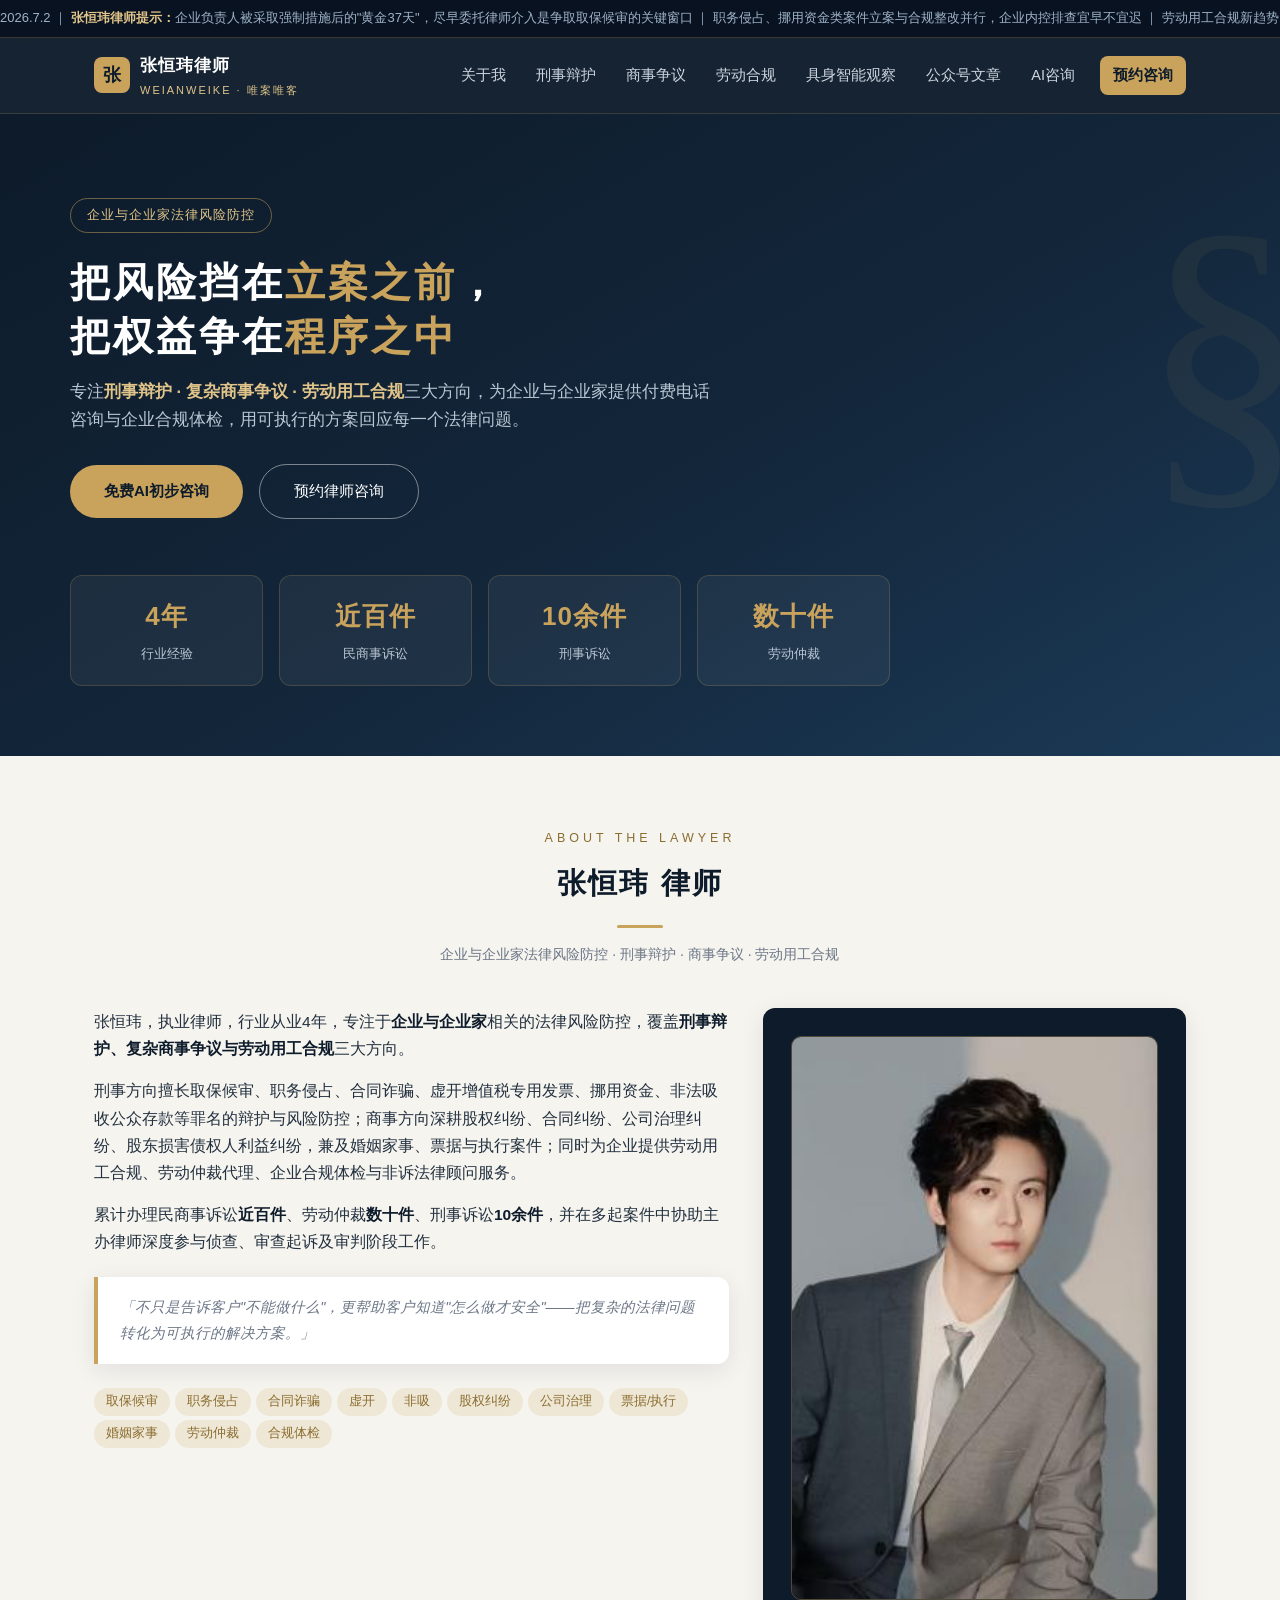
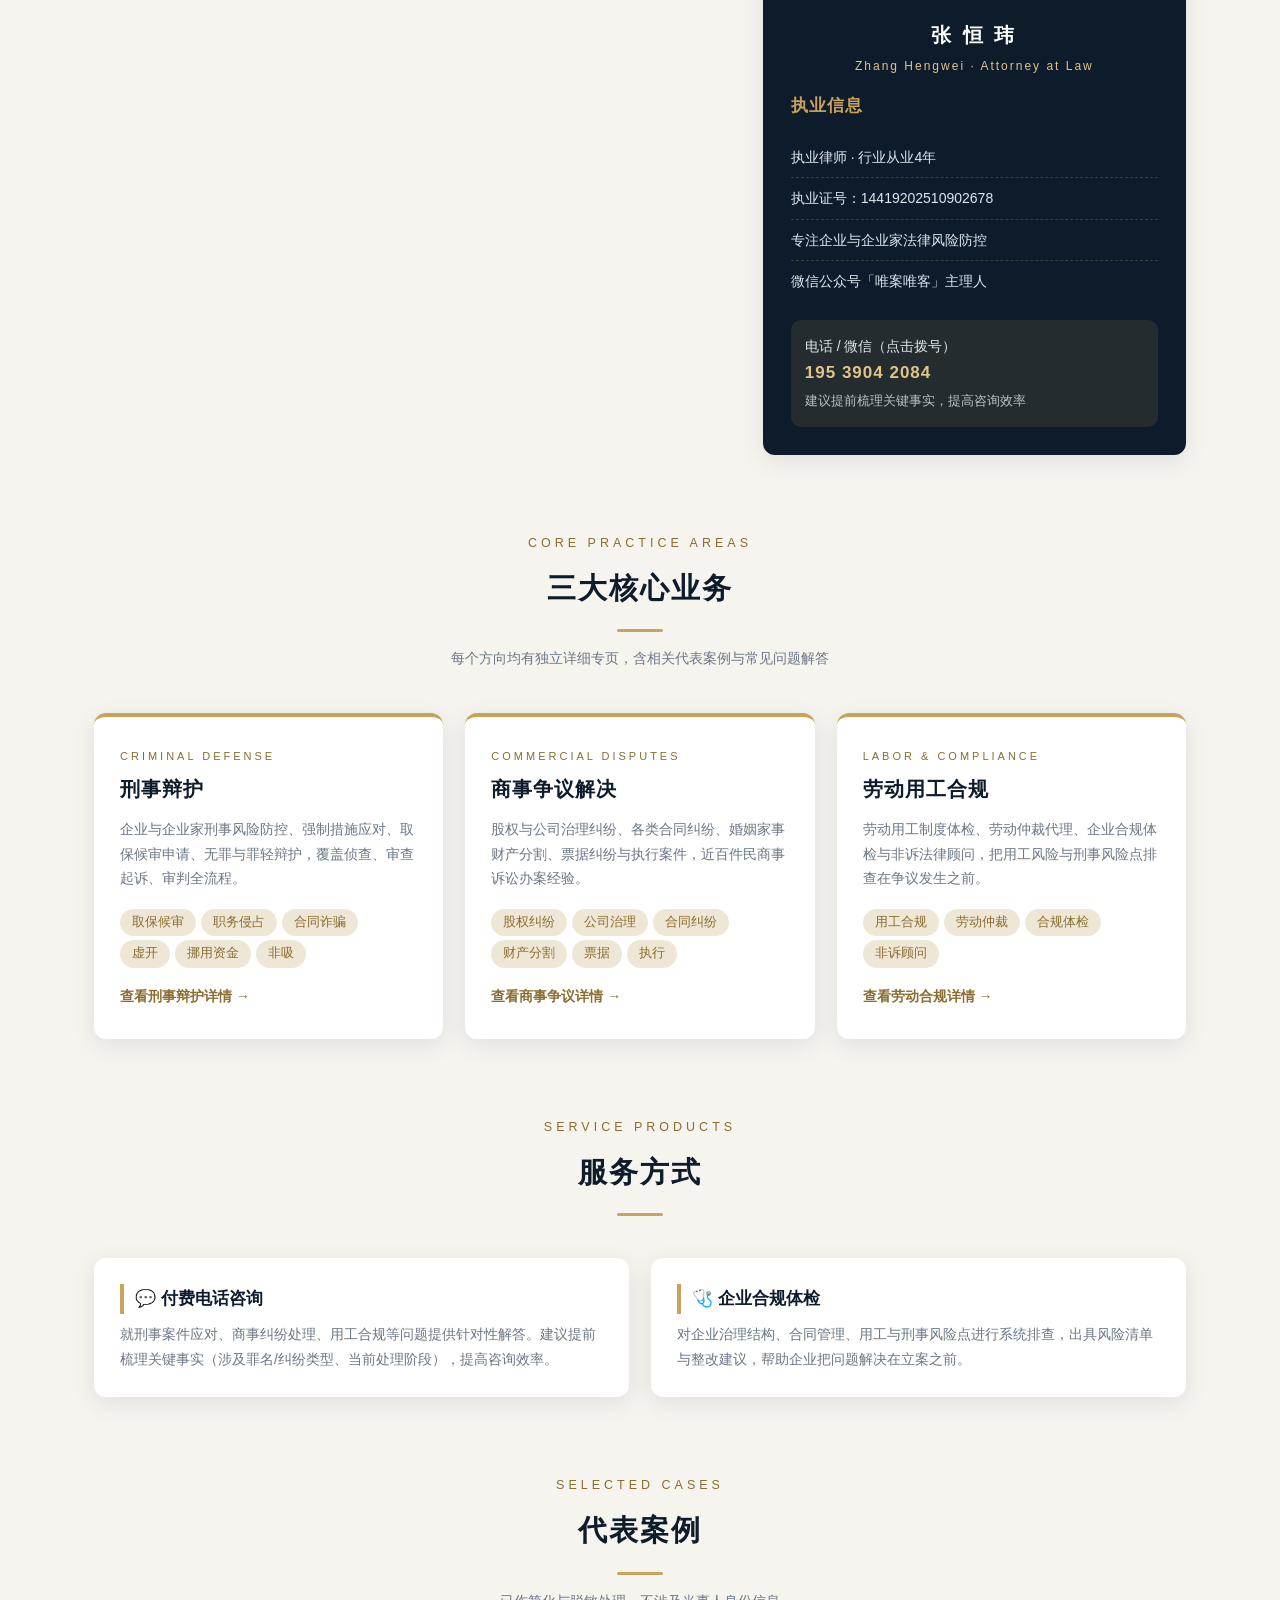
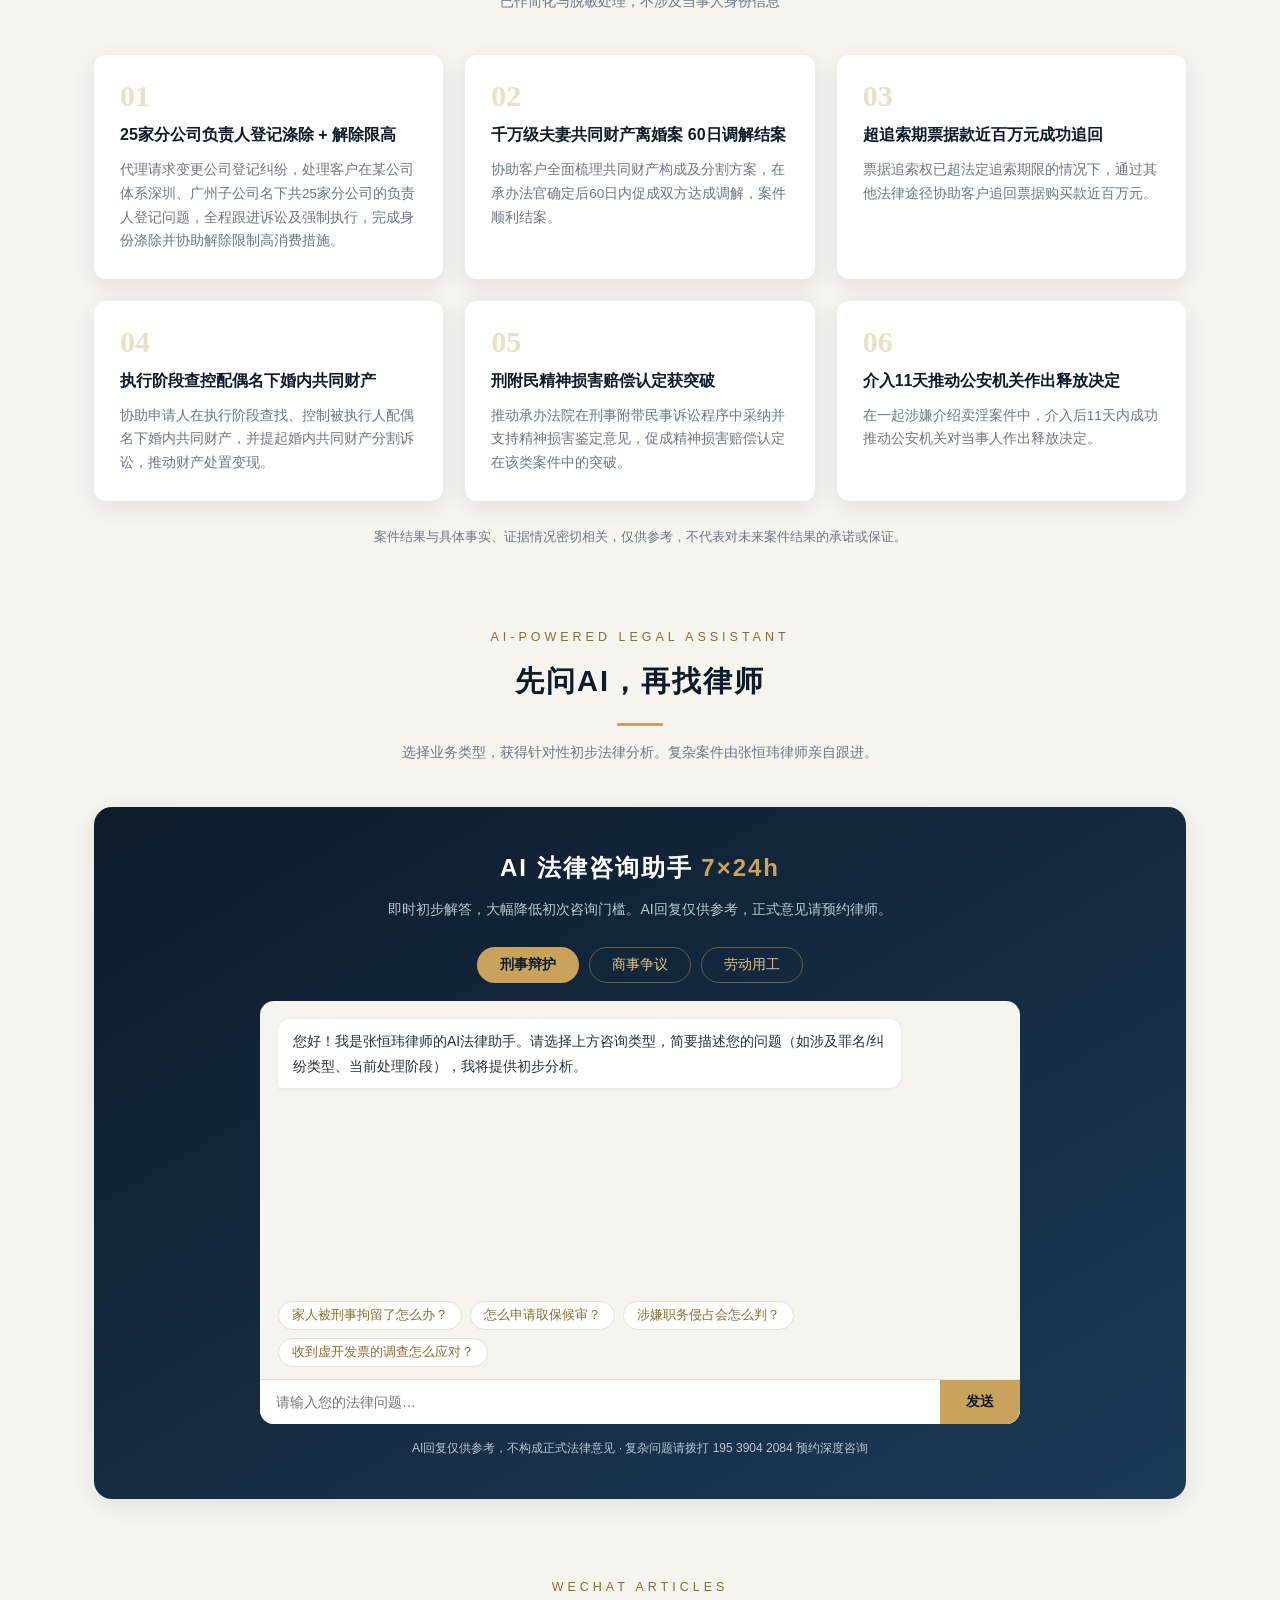
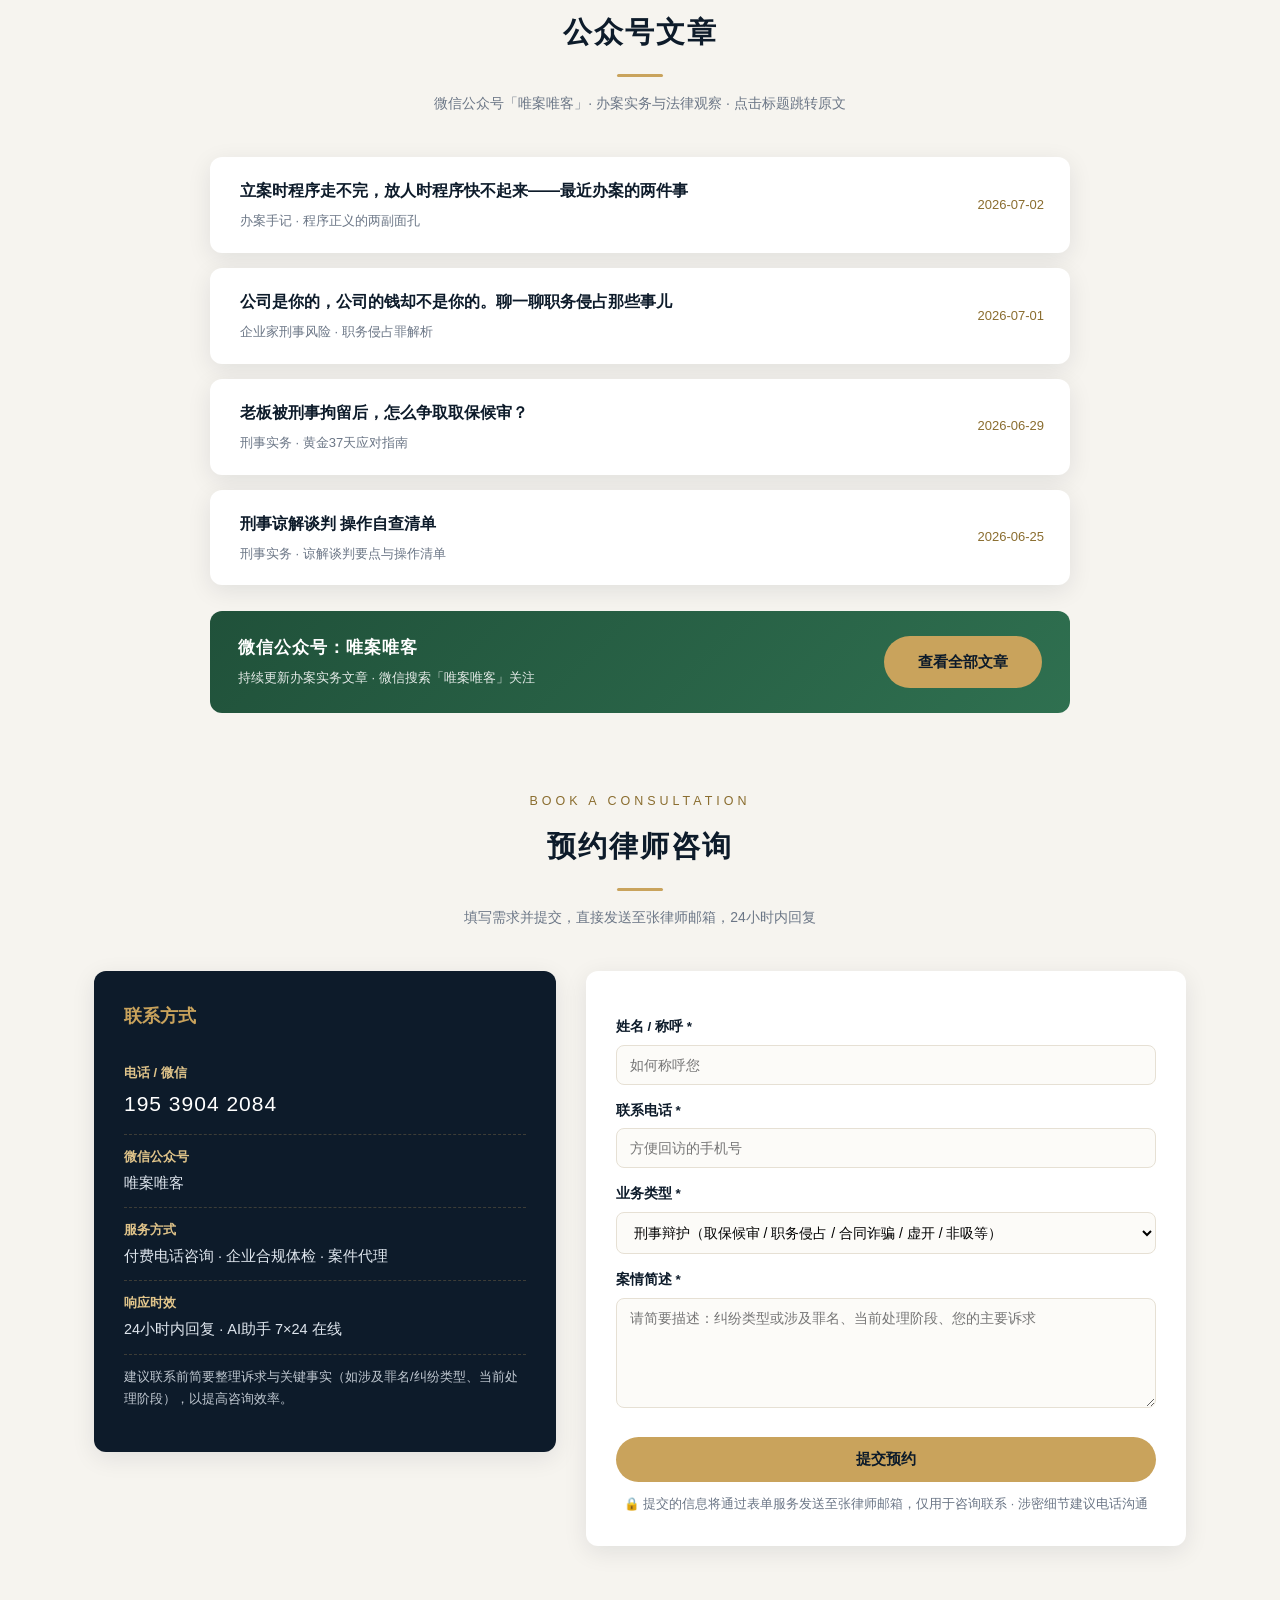
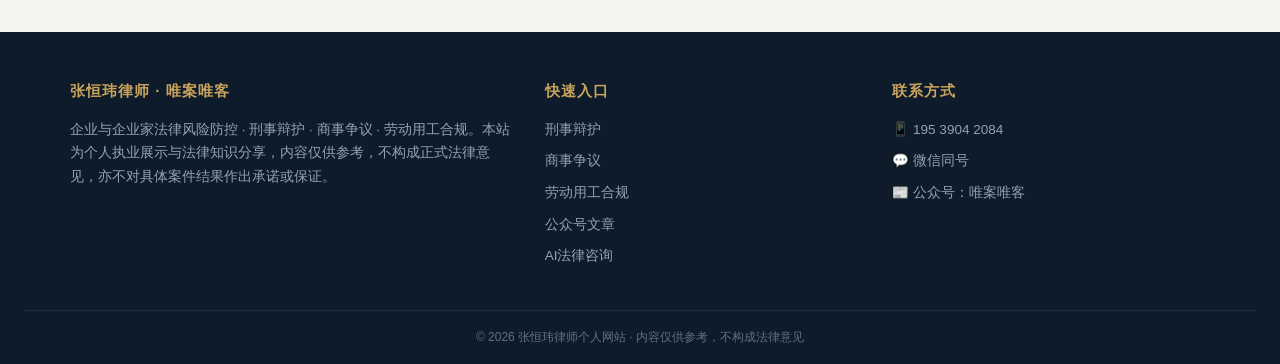
<file: index.html>
<!DOCTYPE html>
<html lang="zh-CN">
<head>
<meta charset="UTF-8">
<meta name="viewport" content="width=device-width, initial-scale=1.0">
<title>张恒玮律师 | 企业刑事风险防控 · 商事争议 · 劳动用工合规</title>
<meta name="description" content="张恒玮律师，专注企业与企业家法律风险防控：刑事辩护（取保候审、职务侵占、合同诈骗、虚开、非吸）、复杂商事争议（股权、公司治理、婚姻家事、票据、执行）及劳动用工合规。付费电话咨询、企业合规体检、AI在线初步咨询。">
<meta name="keywords" content="张恒玮律师,刑事辩护律师,取保候审,职务侵占,合同诈骗,虚开增值税专用发票,非法吸收公众存款,股权纠纷律师,公司治理纠纷,劳动用工合规,企业合规体检,劳动仲裁,唯案唯客">
<link rel="stylesheet" href="site.css">
</head>
<body>

<!-- 资讯滚动条：内容请定期手动更新 -->
<div class="ticker">
  <div class="ticker-track">
    2026.7.2 ｜ <b>张恒玮律师提示：</b>企业负责人被采取强制措施后的"黄金37天"，尽早委托律师介入是争取取保候审的关键窗口 ｜ 职务侵占、挪用资金类案件立案与合规整改并行，企业内控排查宜早不宜迟 ｜ 劳动用工合规新趋势：被迫离职与违法解除争议高发，用工制度体检需求上升 ｜ 公众号<b>「唯案唯客」</b>每周更新办案实务文章，欢迎关注
  </div>
</div>

<nav>
  <div class="nav-inner">
    <a class="brand" href="index.html">
      <span class="seal">张</span>
      <span class="name">张恒玮律师<small>WEIANWEIKE · 唯案唯客</small></span>
    </a>
    <button class="nav-toggle" onclick="document.getElementById('navlinks').classList.toggle('open')">☰</button>
    <div class="nav-links" id="navlinks">
      <a href="#about">关于我</a>
      <a href="criminal.html">刑事辩护</a>
      <a href="commercial.html">商事争议</a>
      <a href="labor.html">劳动合规</a>
      <a href="embodied-ai.html">具身智能观察</a>
      <a href="articles.html">公众号文章</a>
      <a href="#ai-consult">AI咨询</a>
      <a class="cta" href="#contact">预约咨询</a>
    </div>
  </div>
</nav>

<header class="hero">
  <div class="hero-inner">
    <span class="badge">企业与企业家法律风险防控</span>
    <h1>把风险挡在<span class="gold">立案之前</span>，<br>把权益争在<span class="gold">程序之中</span></h1>
    <p class="sub">专注<b>刑事辩护 · 复杂商事争议 · 劳动用工合规</b>三大方向，为企业与企业家提供付费电话咨询与企业合规体检，用可执行的方案回应每一个法律问题。</p>
    <a class="btn btn-gold" href="#ai-consult">免费AI初步咨询</a>
    <a class="btn btn-ghost" href="#contact">预约律师咨询</a>
    <div class="stats">
      <div class="stat"><b>4年</b><span>行业经验</span></div>
      <div class="stat"><b>近百件</b><span>民商事诉讼</span></div>
      <div class="stat"><b>10余件</b><span>刑事诉讼</span></div>
      <div class="stat"><b>数十件</b><span>劳动仲裁</span></div>
    </div>
  </div>
</header>

<section id="about">
  <p class="kicker">About the Lawyer</p>
  <h2 class="sec-title">张恒玮 律师</h2>
  <p class="sec-sub">企业与企业家法律风险防控 · 刑事辩护 · 商事争议 · 劳动用工合规</p>
  <div class="about-grid">
    <div class="about-text">
      <p>张恒玮，执业律师，行业从业4年，专注于<b>企业与企业家</b>相关的法律风险防控，覆盖<b>刑事辩护、复杂商事争议与劳动用工合规</b>三大方向。</p>
      <p>刑事方向擅长取保候审、职务侵占、合同诈骗、虚开增值税专用发票、挪用资金、非法吸收公众存款等罪名的辩护与风险防控；商事方向深耕股权纠纷、合同纠纷、公司治理纠纷、股东损害债权人利益纠纷，兼及婚姻家事、票据与执行案件；同时为企业提供劳动用工合规、劳动仲裁代理、企业合规体检与非诉法律顾问服务。</p>
      <p>累计办理民商事诉讼<b>近百件</b>、劳动仲裁<b>数十件</b>、刑事诉讼<b>10余件</b>，并在多起案件中协助主办律师深度参与侦查、审查起诉及审判阶段工作。</p>
      <div class="quote">「不只是告诉客户"不能做什么"，更帮助客户知道"怎么做才安全"——把复杂的法律问题转化为可执行的解决方案。」</div>
      <div style="margin-top:20px;">
        <span class="tag">取保候审</span><span class="tag">职务侵占</span><span class="tag">合同诈骗</span><span class="tag">虚开</span><span class="tag">非吸</span><span class="tag">股权纠纷</span><span class="tag">公司治理</span><span class="tag">票据/执行</span><span class="tag">婚姻家事</span><span class="tag">劳动仲裁</span><span class="tag">合规体检</span>
      </div>
    </div>
    <div class="cred-card">
      <img class="cred-photo" src="avatar.png" alt="张恒玮律师">
      <div class="cred-name"><b>张 恒 玮</b><span>Zhang Hengwei · Attorney at Law</span></div>
      <h3>执业信息</h3>
      <ul>
        <li>执业律师 · 行业从业4年</li>
        <li>执业证号：14419202510902678</li>
        <li>专注企业与企业家法律风险防控</li>
        <li>微信公众号「唯案唯客」主理人</li>
      </ul>
      <div class="contact-mini">
        电话 / 微信（点击拨号）<br>
        <a href="tel:19539042084"><b>195 3904 2084</b></a><br>
        <span style="font-size:12.5px;opacity:.8;">建议提前梳理关键事实，提高咨询效率</span>
      </div>
    </div>
  </div>
</section>

<section id="services">
  <p class="kicker">Core Practice Areas</p>
  <h2 class="sec-title">三大核心业务</h2>
  <p class="sec-sub">每个方向均有独立详细专页，含相关代表案例与常见问题解答</p>
  <div class="svc-grid">
    <a class="svc-card" href="criminal.html">
      <div class="en">Criminal Defense</div>
      <h3>刑事辩护</h3>
      <p>企业与企业家刑事风险防控、强制措施应对、取保候审申请、无罪与罪轻辩护，覆盖侦查、审查起诉、审判全流程。</p>
      <div class="tags"><span class="tag">取保候审</span><span class="tag">职务侵占</span><span class="tag">合同诈骗</span><span class="tag">虚开</span><span class="tag">挪用资金</span><span class="tag">非吸</span></div>
      <span class="more">查看刑事辩护详情</span>
    </a>
    <a class="svc-card" href="commercial.html">
      <div class="en">Commercial Disputes</div>
      <h3>商事争议解决</h3>
      <p>股权与公司治理纠纷、各类合同纠纷、婚姻家事财产分割、票据纠纷与执行案件，近百件民商事诉讼办案经验。</p>
      <div class="tags"><span class="tag">股权纠纷</span><span class="tag">公司治理</span><span class="tag">合同纠纷</span><span class="tag">财产分割</span><span class="tag">票据</span><span class="tag">执行</span></div>
      <span class="more">查看商事争议详情</span>
    </a>
    <a class="svc-card" href="labor.html">
      <div class="en">Labor & Compliance</div>
      <h3>劳动用工合规</h3>
      <p>劳动用工制度体检、劳动仲裁代理、企业合规体检与非诉法律顾问，把用工风险与刑事风险点排查在争议发生之前。</p>
      <div class="tags"><span class="tag">用工合规</span><span class="tag">劳动仲裁</span><span class="tag">合规体检</span><span class="tag">非诉顾问</span></div>
      <span class="more">查看劳动合规详情</span>
    </a>
  </div>
</section>

<section id="products">
  <p class="kicker">Service Products</p>
  <h2 class="sec-title">服务方式</h2>
  <p class="sec-sub"></p>
  <div class="duo">
    <div class="duo-card">
      <h3>💬 付费电话咨询</h3>
      <p>就刑事案件应对、商事纠纷处理、用工合规等问题提供针对性解答。建议提前梳理关键事实（涉及罪名/纠纷类型、当前处理阶段），提高咨询效率。</p>
    </div>
    <div class="duo-card">
      <h3>🩺 企业合规体检</h3>
      <p>对企业治理结构、合同管理、用工与刑事风险点进行系统排查，出具风险清单与整改建议，帮助企业把问题解决在立案之前。</p>
    </div>
  </div>
</section>

<section id="cases">
  <p class="kicker">Selected Cases</p>
  <h2 class="sec-title">代表案例</h2>
  <p class="sec-sub">已作简化与脱敏处理，不涉及当事人身份信息</p>
  <div class="case-grid">
    <div class="case-card">
      <div class="case-num">01</div>
      <h3>25家分公司负责人登记涤除 + 解除限高</h3>
      <p>代理请求变更公司登记纠纷，处理客户在某公司体系深圳、广州子公司名下共25家分公司的负责人登记问题，全程跟进诉讼及强制执行，完成身份涤除并协助解除限制高消费措施。</p>
    </div>
    <div class="case-card">
      <div class="case-num">02</div>
      <h3>千万级夫妻共同财产离婚案 60日调解结案</h3>
      <p>协助客户全面梳理共同财产构成及分割方案，在承办法官确定后60日内促成双方达成调解，案件顺利结案。</p>
    </div>
    <div class="case-card">
      <div class="case-num">03</div>
      <h3>超追索期票据款近百万元成功追回</h3>
      <p>票据追索权已超法定追索期限的情况下，通过其他法律途径协助客户追回票据购买款近百万元。</p>
    </div>
    <div class="case-card">
      <div class="case-num">04</div>
      <h3>执行阶段查控配偶名下婚内共同财产</h3>
      <p>协助申请人在执行阶段查找、控制被执行人配偶名下婚内共同财产，并提起婚内共同财产分割诉讼，推动财产处置变现。</p>
    </div>
    <div class="case-card">
      <div class="case-num">05</div>
      <h3>刑附民精神损害赔偿认定获突破</h3>
      <p>推动承办法院在刑事附带民事诉讼程序中采纳并支持精神损害鉴定意见，促成精神损害赔偿认定在该类案件中的突破。</p>
    </div>
    <div class="case-card">
      <div class="case-num">06</div>
      <h3>介入11天推动公安机关作出释放决定</h3>
      <p>在一起涉嫌介绍卖淫案件中，介入后11天内成功推动公安机关对当事人作出释放决定。</p>
    </div>
  </div>
  <p class="case-note">案件结果与具体事实、证据情况密切相关，仅供参考，不代表对未来案件结果的承诺或保证。</p>
</section>

<section id="ai-consult">
  <p class="kicker">AI-Powered Legal Assistant</p>
  <h2 class="sec-title">先问AI，再找律师</h2>
  <p class="sec-sub">选择业务类型，获得针对性初步法律分析。复杂案件由张恒玮律师亲自跟进。</p>
  <div class="ai-wrap">
    <div class="ai-head">
      <h3>AI 法律咨询助手 <span>7×24h</span></h3>
      <p>即时初步解答，大幅降低初次咨询门槛。AI回复仅供参考，正式意见请预约律师。</p>
    </div>
    <div class="ai-types">
      <button class="ai-type active" data-type="刑事辩护" onclick="setType(this)">刑事辩护</button>
      <button class="ai-type" data-type="商事争议" onclick="setType(this)">商事争议</button>
      <button class="ai-type" data-type="劳动用工" onclick="setType(this)">劳动用工</button>
    </div>
    <div class="ai-box">
      <div id="ai-msgs">
        <div class="msg ai">您好！我是张恒玮律师的AI法律助手。请选择上方咨询类型，简要描述您的问题（如涉及罪名/纠纷类型、当前处理阶段），我将提供初步分析。</div>
      </div>
      <div class="quick-qs" id="quick-qs"></div>
      <div class="ai-input-row">
        <input id="ai-input" type="text" placeholder="请输入您的法律问题…" onkeydown="if(event.key==='Enter')sendAI()">
        <button id="ai-send" onclick="sendAI()">发送</button>
      </div>
    </div>
    <p class="ai-disclaimer">AI回复仅供参考，不构成正式法律意见 · 复杂问题请拨打 195 3904 2084 预约深度咨询</p>
  </div>
</section>

<section id="articles">
  <p class="kicker">WeChat Articles</p>
  <h2 class="sec-title">公众号文章</h2>
  <p class="sec-sub">微信公众号「唯案唯客」· 办案实务与法律观察 · 点击标题跳转原文</p>
  <div class="article-list" id="article-list-home"></div>
  <div class="wechat-banner">
    <div><b>微信公众号：唯案唯客</b><br><span>持续更新办案实务文章 · 微信搜索「唯案唯客」关注</span></div>
    <a class="btn btn-gold" style="margin:0;" href="articles.html">查看全部文章</a>
  </div>
</section>

<section id="contact">
  <p class="kicker">Book a Consultation</p>
  <h2 class="sec-title">预约律师咨询</h2>
  <p class="sec-sub">填写需求并提交，直接发送至张律师邮箱，24小时内回复</p>
  <div class="form-grid">
    <div class="contact-card">
      <h3>联系方式</h3>
      <div class="row"><b>电话 / 微信</b><a href="tel:19539042084" class="big">195 3904 2084</a></div>
      <div class="row"><b>微信公众号</b>唯案唯客</div>
      <div class="row"><b>服务方式</b>付费电话咨询 · 企业合规体检 · 案件代理</div>
      <div class="row"><b>响应时效</b>24小时内回复 · AI助手 7×24 在线</div>
      <div class="row" style="font-size:13px;opacity:.85;">建议联系前简要整理诉求与关键事实（如涉及罪名/纠纷类型、当前处理阶段），以提高咨询效率。</div>
    </div>
    <div class="form-card">
      <label>姓名 / 称呼 *</label>
      <input id="f-name" type="text" placeholder="如何称呼您">
      <label>联系电话 *</label>
      <input id="f-phone" type="tel" placeholder="方便回访的手机号">
      <label>业务类型 *</label>
      <select id="f-type">
        <option>刑事辩护（取保候审 / 职务侵占 / 合同诈骗 / 虚开 / 非吸等）</option>
        <option>商事争议（股权 / 合同 / 公司治理 / 票据 / 执行）</option>
        <option>婚姻家事（离婚财产分割 / 析产）</option>
        <option>劳动用工（仲裁 / 用工合规）</option>
        <option>企业合规体检 / 法律顾问</option>
        <option>其他</option>
      </select>
      <label>案情简述 *</label>
      <textarea id="f-desc" placeholder="请简要描述：纠纷类型或涉及罪名、当前处理阶段、您的主要诉求"></textarea>
      <div class="form-actions">
        <button class="btn btn-gold" style="border:none;width:100%;margin:0;" onclick="genForm()">提交预约</button>
      </div>
      <div id="form-result"></div>
      <p class="form-note">🔒 提交的信息将通过表单服务发送至张律师邮箱，仅用于咨询联系 · 涉密细节建议电话沟通</p>
    </div>
  </div>
</section>

<div class="footer">
  <div class="footer-inner">
    <div>
      <h4>张恒玮律师 · 唯案唯客</h4>
      <p>企业与企业家法律风险防控 · 刑事辩护 · 商事争议 · 劳动用工合规。本站为个人执业展示与法律知识分享，内容仅供参考，不构成正式法律意见，亦不对具体案件结果作出承诺或保证。</p>
    </div>
    <div>
      <h4>快速入口</h4>
      <a href="criminal.html">刑事辩护</a>
      <a href="commercial.html">商事争议</a>
      <a href="labor.html">劳动用工合规</a>
      <a href="articles.html">公众号文章</a>
      <a href="#ai-consult">AI法律咨询</a>
    </div>
    <div>
      <h4>联系方式</h4>
      <a href="tel:19539042084">📱 195 3904 2084</a>
      <p>💬 微信同号</p>
      <p>📰 公众号：唯案唯客</p>
    </div>
  </div>
  <div class="footer-bar">© 2026 张恒玮律师个人网站 · 内容仅供参考，不构成法律意见</div>
</div>

<div class="toast" id="toast"></div>

<script src="articles.js"></script>
<script>renderArticles("article-list-home", 4);</script>
<script>
/* ================================================================
   AI 接口配置 —— 部署前请修改此处
   支持所有 OpenAI 兼容接口：DeepSeek、通义千问、Kimi、智谱 等
   示例（DeepSeek）:
     apiUrl: "https://api.deepseek.com/v1/chat/completions"
     model:  "deepseek-chat"
   ⚠️ 安全提示：API Key 写在前端会暴露给所有访客，正式上线建议
   通过云函数等服务端代理转发请求，密钥保存在服务端。
   ================================================================ */
const AI_CONFIG = {
  apiUrl: "",
  apiKey: "",
  model: "",
  systemPromptBase: "你是张恒玮律师个人网站的AI法律咨询助手。张律师专注企业与企业家法律风险防控：刑事辩护（取保候审、职务侵占、合同诈骗、虚开、挪用资金、非吸）、商事争议（股权、合同、公司治理、票据、执行、婚姻家事）、劳动用工合规。请用通俗中文回答访客的初步法律问题，说明相关法律依据，回答简洁分点；结尾提醒：具体案件请添加微信/致电 19539042084 联系张恒玮律师正式咨询。"
};

let currentType = "刑事辩护";
const QUICK_QS = {
  "刑事辩护": ["家人被刑事拘留了怎么办？", "怎么申请取保候审？", "涉嫌职务侵占会怎么判？", "收到虚开发票的调查怎么应对？"],
  "商事争议": ["股东之间产生纠纷怎么处理？", "对方拖欠合同款怎么追讨？", "法定代表人被限高怎么解除？", "离婚时财产较多怎么分割？"],
  "劳动用工": ["员工申请劳动仲裁怎么应对？", "被迫离职能主张哪些赔偿？", "企业合规体检包含什么？", "违法解除劳动合同的风险？"]
};

const msgsEl = document.getElementById("ai-msgs");
const inputEl = document.getElementById("ai-input");
const sendBtn = document.getElementById("ai-send");
const history = [];

function setType(btn){
  document.querySelectorAll(".ai-type").forEach(b=>b.classList.remove("active"));
  btn.classList.add("active");
  currentType = btn.dataset.type;
  renderQuickQs();
}
function renderQuickQs(){
  const box = document.getElementById("quick-qs");
  box.innerHTML = "";
  QUICK_QS[currentType].forEach(q=>{
    const b = document.createElement("button");
    b.className = "quick-q";
    b.textContent = q;
    b.onclick = ()=>{ inputEl.value = q; sendAI(); };
    box.appendChild(b);
  });
}
function addMsg(text, cls){
  const d = document.createElement("div");
  d.className = "msg " + cls;
  d.textContent = text;
  msgsEl.appendChild(d);
  msgsEl.scrollTop = msgsEl.scrollHeight;
  return d;
}
async function sendAI(){
  const text = inputEl.value.trim();
  if(!text || sendBtn.disabled) return;
  inputEl.value = "";
  addMsg(text, "user");
  history.push({role:"user", content:"【咨询类型：" + currentType + "】" + text});
  sendBtn.disabled = true;
  const loading = addMsg("正在分析…", "ai loading");
  try{
    if(!AI_CONFIG.apiUrl || !AI_CONFIG.apiKey){
      await new Promise(r=>setTimeout(r,600));
      loading.classList.remove("loading");
      loading.textContent = "【演示模式】AI接口尚未配置。站长请在源码顶部 AI_CONFIG 中填入 apiUrl、apiKey、model（支持 DeepSeek、通义、Kimi 等 OpenAI 兼容接口）。\n\n您也可以直接添加微信 19539042084 联系张恒玮律师咨询。";
      return;
    }
    const res = await fetch(AI_CONFIG.apiUrl, {
      method:"POST",
      headers:{"Content-Type":"application/json","Authorization":"Bearer "+AI_CONFIG.apiKey},
      body:JSON.stringify({
        model:AI_CONFIG.model,
        messages:[{role:"system",content:AI_CONFIG.systemPromptBase},...history.slice(-10)],
        temperature:0.5
      })
    });
    if(!res.ok) throw new Error("HTTP "+res.status);
    const data = await res.json();
    const reply = data.choices?.[0]?.message?.content || "抱歉，未获取到回复。";
    loading.classList.remove("loading");
    loading.textContent = reply;
    history.push({role:"assistant", content:reply});
  }catch(e){
    loading.classList.remove("loading");
    loading.textContent = "请求失败（"+e.message+"），请稍后重试，或添加微信 19539042084 直接联系律师。";
  }finally{
    sendBtn.disabled = false;
  }
}
renderQuickQs();

/* ================================================================
   预约表单配置：
   在 https://web3forms.com 输入您的邮箱，把邮件里收到的
   Access Key 粘贴到下面的引号中，表单就会直接发送到您邮箱。
   留空则退回为「生成文本+访客复制」模式。
   ================================================================ */
const FORM_CONFIG = { web3formsKey: "4e335f91-b3ce-4d77-9180-c191b60bd8db" };

async function genForm(){
  const name = document.getElementById("f-name").value.trim();
  const phone = document.getElementById("f-phone").value.trim();
  const type = document.getElementById("f-type").value;
  const desc = document.getElementById("f-desc").value.trim();
  if(!name || !phone || !desc){ showToast("请填写姓名、电话和案情简述"); return; }
  const text = "【预约咨询-来自个人网站】\n称呼：" + name + "\n电话：" + phone + "\n业务类型：" + type + "\n案情简述：" + desc;
  const box = document.getElementById("form-result");

  if(FORM_CONFIG.web3formsKey){
    showToast("正在发送…");
    try{
      const res = await fetch("https://api.web3forms.com/submit", {
        method: "POST",
        headers: { "Content-Type": "application/json", "Accept": "application/json" },
        body: JSON.stringify({
          access_key: FORM_CONFIG.web3formsKey,
          subject: "网站预约咨询：" + name + "（" + type.slice(0,10) + "）",
          "称呼": name, "电话": phone, "业务类型": type, "案情简述": desc
        })
      });
      const data = await res.json();
      if(data.success){
        box.style.display = "block";
        box.textContent = "✅ 已发送给张律师，24小时内回复。如需更快联系，请添加微信 19539042084。";
        showToast("发送成功");
        return;
      }
      throw new Error("发送失败");
    }catch(e){ /* 发送失败则退回复制模式 */ }
  }

  box.style.display = "block";
  box.textContent = text + "\n\n👆 以上内容已复制，请添加微信 19539042084 粘贴发送给张律师。";
  copyText(text);
}
function copyText(t){
  if(navigator.clipboard && navigator.clipboard.writeText){
    navigator.clipboard.writeText(t).then(()=>showToast("已复制到剪贴板")).catch(()=>fallbackCopy(t));
  }else{ fallbackCopy(t); }
}
function fallbackCopy(t){
  const ta = document.createElement("textarea");
  ta.value = t; document.body.appendChild(ta); ta.select();
  try{ document.execCommand("copy"); showToast("已复制到剪贴板"); }
  catch(e){ showToast("复制失败，请手动复制上方文本"); }
  document.body.removeChild(ta);
}
let toastTimer;
function showToast(msg){
  const t = document.getElementById("toast");
  t.textContent = msg; t.classList.add("show");
  clearTimeout(toastTimer);
  toastTimer = setTimeout(()=>t.classList.remove("show"), 2200);
}
</script>
</body>
</html>
</file>
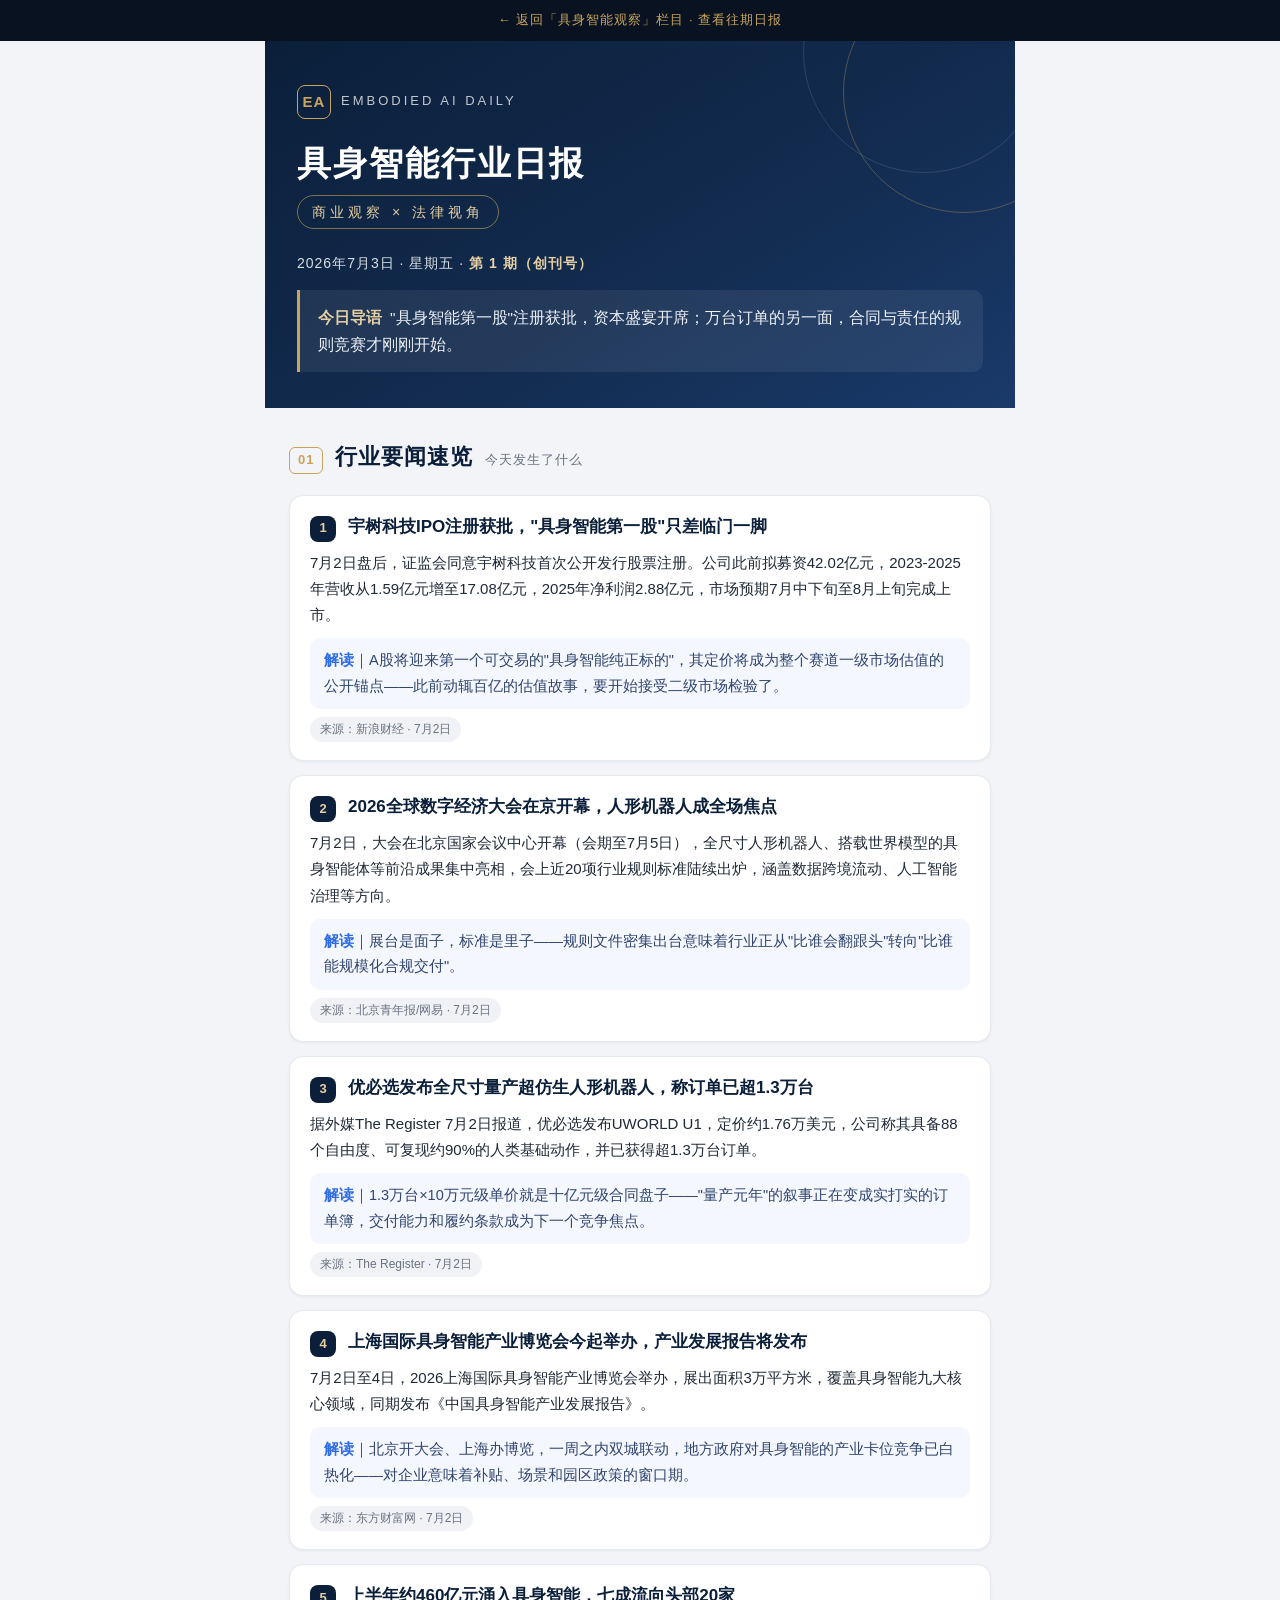
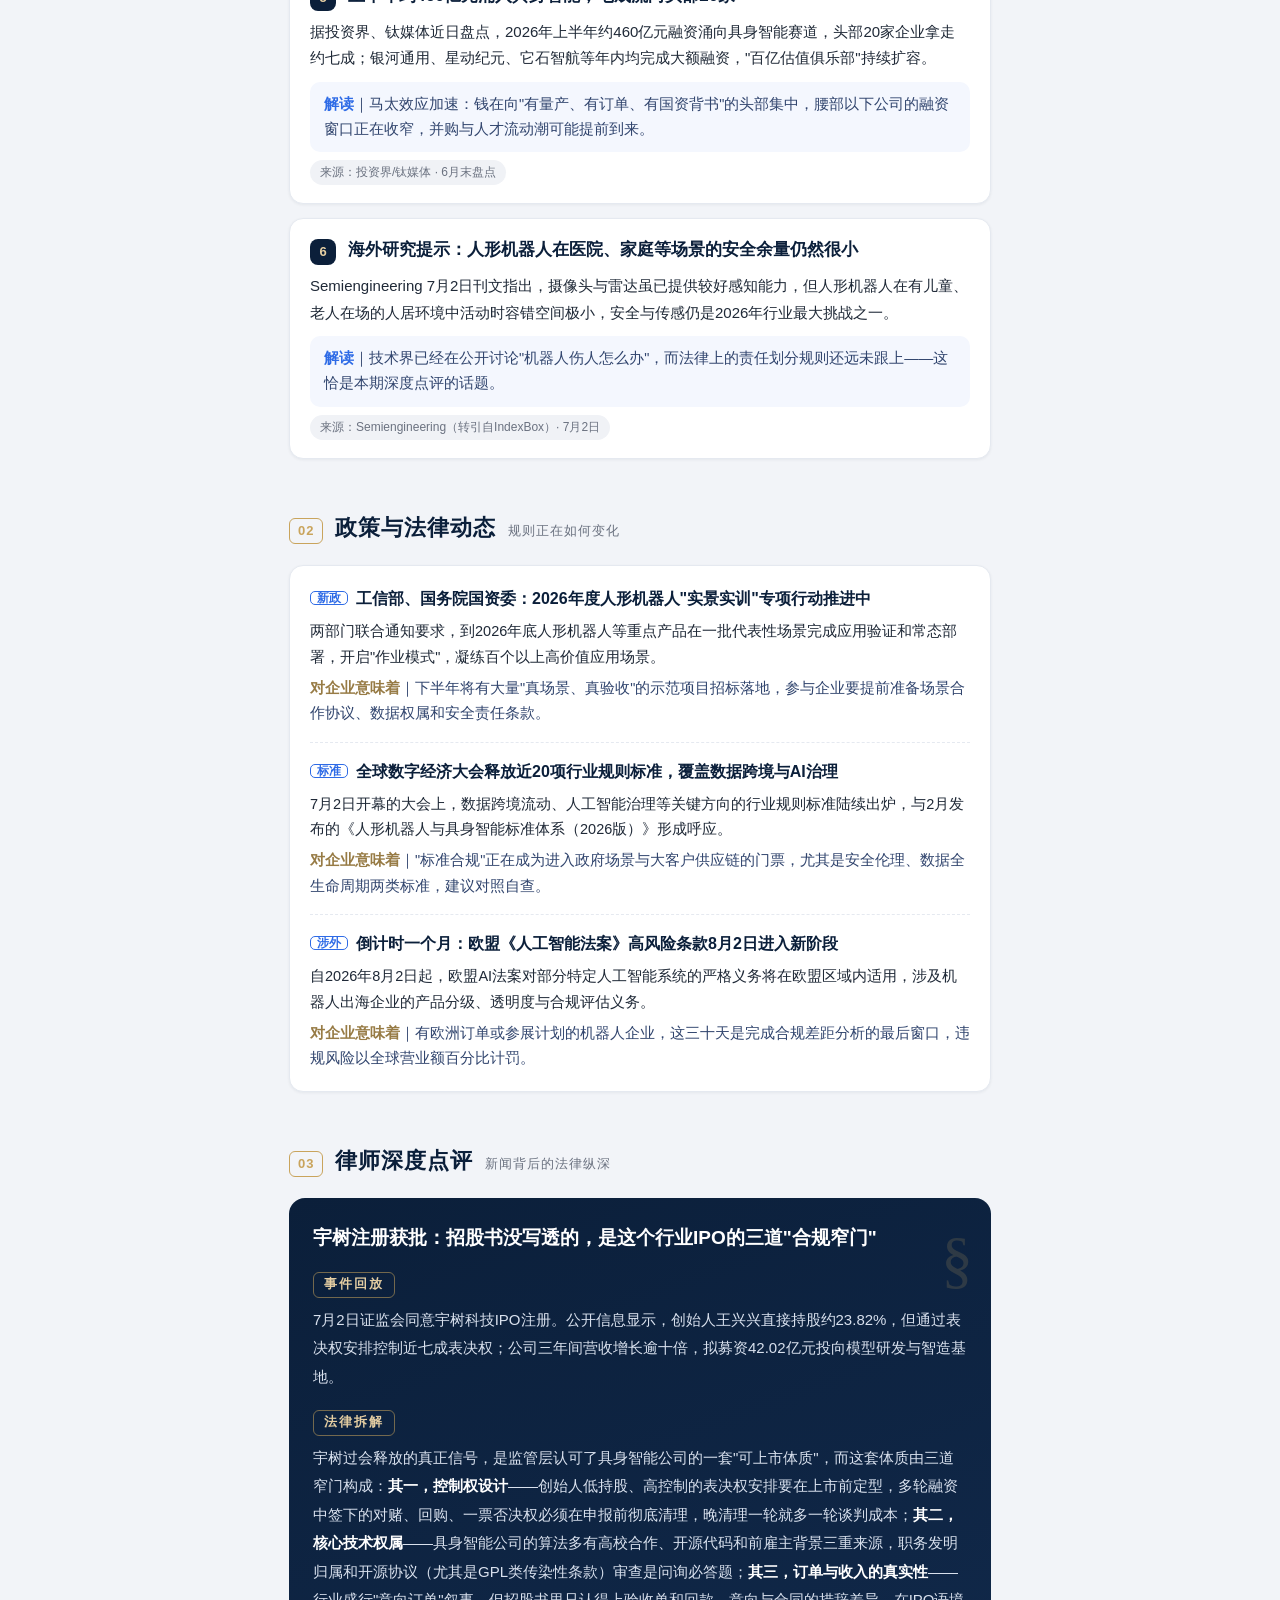
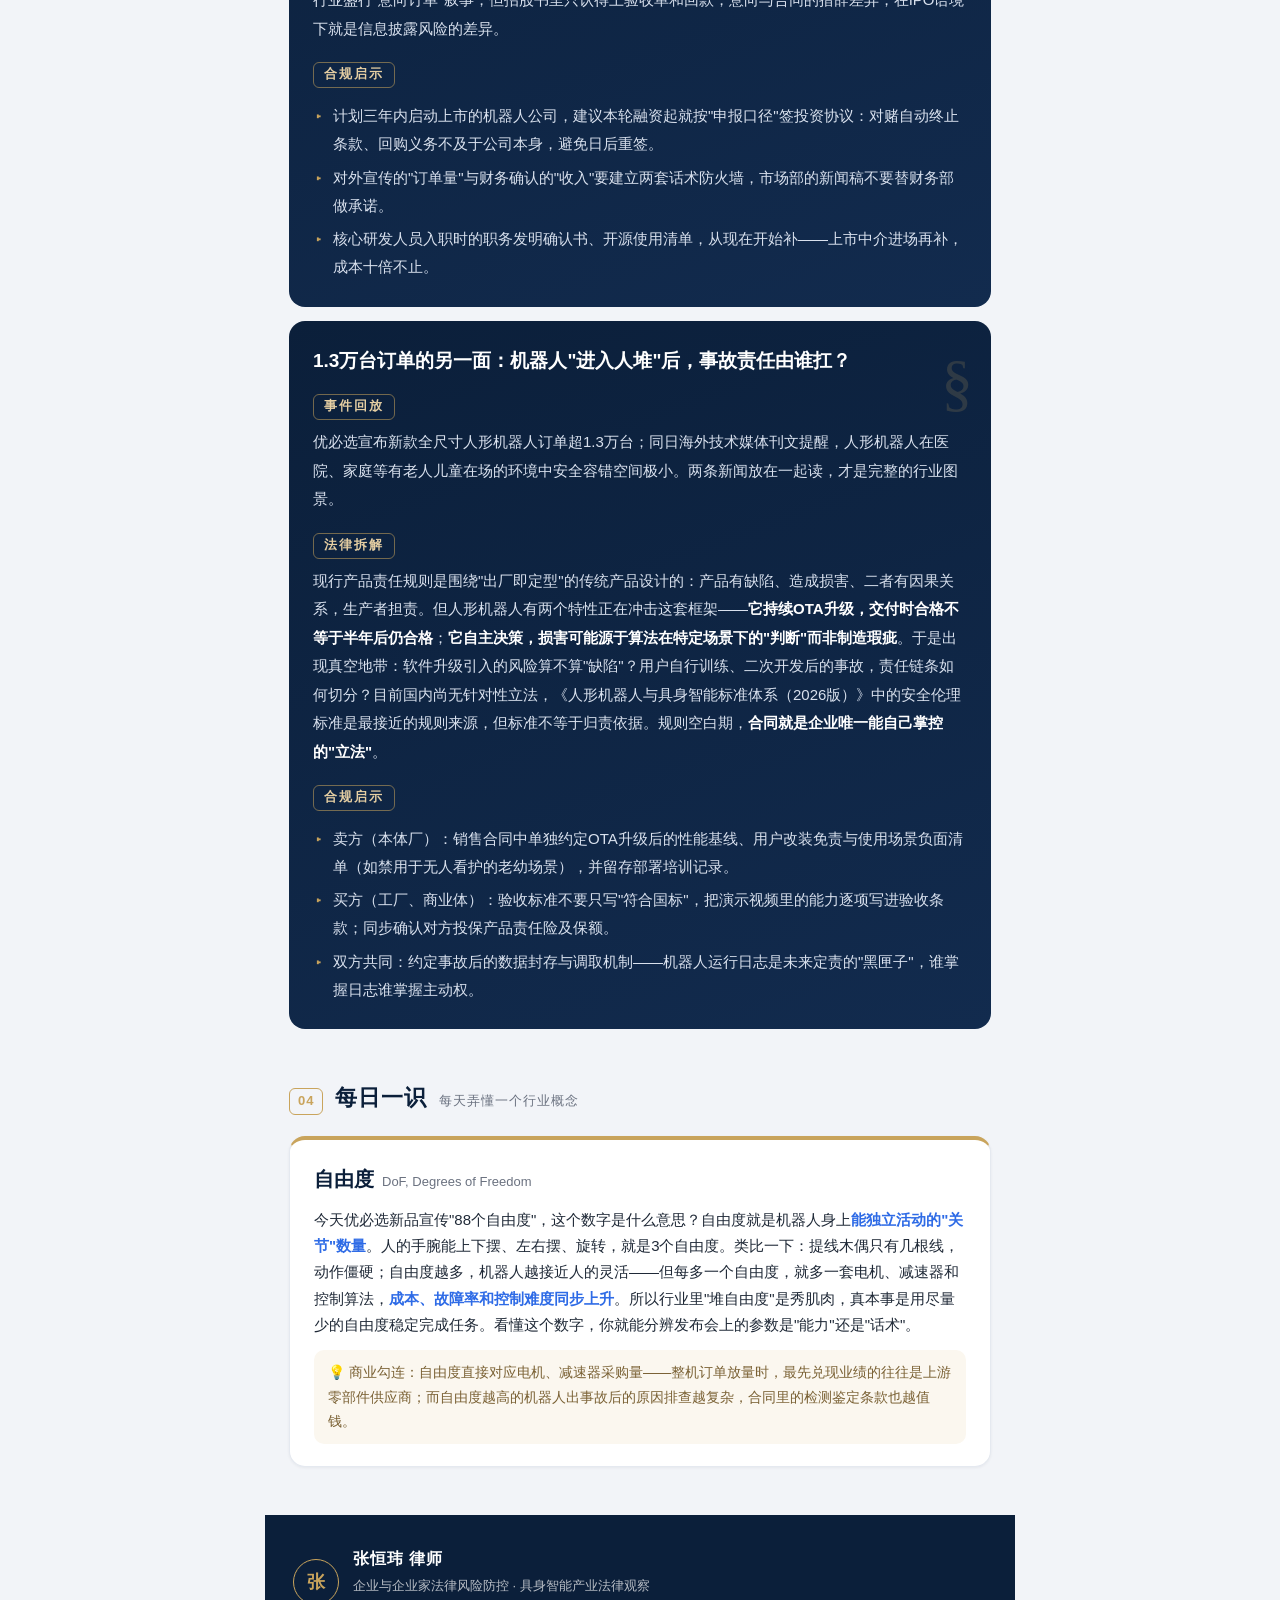
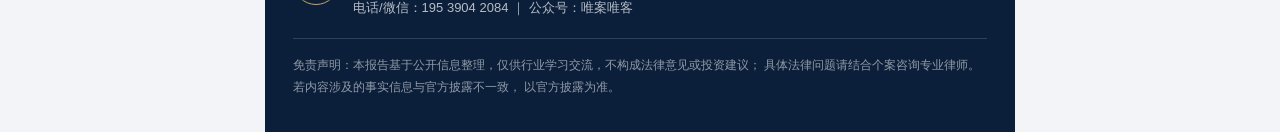
<file: 2026-07-03.html>
<!DOCTYPE html>
<html lang="zh-CN">
<head>
<meta charset="UTF-8">
<meta name="viewport" content="width=device-width, initial-scale=1.0">
<title>具身智能行业日报·20260703</title>
<style>
  :root{
    --navy:#0B1F3A;
    --navy2:#122B4E;
    --blue:#2E6BE6;
    --gold:#C9A45C;
    --gold-light:#E6CFA3;
    --bg:#F2F4F8;
    --card:#FFFFFF;
    --text:#1F2937;
    --muted:#6B7280;
    --line:#E5E9F0;
  }
  *{margin:0;padding:0;box-sizing:border-box;}
  body{
    background:var(--bg);
    font-family:-apple-system,"PingFang SC","Microsoft YaHei","Source Han Sans SC",sans-serif;
    color:var(--text);
    line-height:1.75;
    -webkit-font-smoothing:antialiased;
  }
  .page{max-width:750px;margin:0 auto;background:var(--bg);}

  .masthead{
    background:linear-gradient(150deg,var(--navy) 0%,var(--navy2) 55%,#1A3A6B 100%);
    color:#fff;padding:44px 32px 36px;position:relative;overflow:hidden;
  }
  .masthead::after{
    content:"";position:absolute;right:-70px;top:-70px;width:240px;height:240px;
    border:1px solid rgba(201,164,92,.35);border-radius:50%;
  }
  .masthead::before{
    content:"";position:absolute;right:-30px;top:-110px;width:240px;height:240px;
    border:1px solid rgba(255,255,255,.12);border-radius:50%;
  }
  .brand-row{display:flex;align-items:center;gap:10px;margin-bottom:22px;}
  .brand-mark{
    width:34px;height:34px;border:1.5px solid var(--gold);border-radius:8px;
    display:flex;align-items:center;justify-content:center;
    color:var(--gold);font-weight:700;font-size:15px;letter-spacing:1px;
  }
  .brand-name{font-size:13px;letter-spacing:3px;color:rgba(255,255,255,.75);}
  h1.title{font-size:34px;font-weight:800;letter-spacing:2px;line-height:1.3;}
  .subtitle{
    display:inline-block;margin-top:10px;padding:4px 14px;
    border:1px solid rgba(201,164,92,.6);border-radius:999px;
    color:var(--gold-light);font-size:14px;letter-spacing:4px;
  }
  .dateline{margin-top:22px;font-size:14px;color:rgba(255,255,255,.85);letter-spacing:1px;}
  .dateline b{color:var(--gold-light);font-weight:600;}
  .lede{
    margin-top:14px;padding:14px 18px;background:rgba(255,255,255,.07);
    border-left:3px solid var(--gold);border-radius:0 10px 10px 0;
    font-size:15.5px;color:#EDF1F7;
  }
  .lede .lede-tag{color:var(--gold-light);font-weight:700;margin-right:8px;}

  .section{padding:30px 24px 6px;}
  .sec-head{display:flex;align-items:baseline;gap:12px;margin-bottom:18px;}
  .sec-num{
    font-size:13px;font-weight:800;color:var(--gold);
    border:1px solid var(--gold);border-radius:6px;padding:1px 8px;letter-spacing:1px;
  }
  .sec-title{font-size:22px;font-weight:800;color:var(--navy);letter-spacing:1px;}
  .sec-sub{font-size:12.5px;color:var(--muted);letter-spacing:1px;}

  .news-card{
    background:var(--card);border-radius:14px;padding:18px 20px;margin-bottom:14px;
    box-shadow:0 1px 3px rgba(11,31,58,.06);border:1px solid var(--line);
  }
  .news-head{display:flex;gap:12px;align-items:flex-start;}
  .news-idx{
    flex:none;width:26px;height:26px;border-radius:8px;background:var(--navy);
    color:var(--gold-light);font-size:13px;font-weight:700;
    display:flex;align-items:center;justify-content:center;margin-top:2px;
  }
  .news-title{font-size:17px;font-weight:700;color:var(--navy);line-height:1.5;}
  .news-body{margin-top:8px;font-size:15px;color:var(--text);}
  .news-read{
    margin-top:10px;padding:10px 14px;background:#F4F7FE;border-radius:10px;
    font-size:14.5px;color:#31456E;
  }
  .news-read b{color:var(--blue);}
  .src{
    display:inline-block;margin-top:8px;font-size:12px;color:var(--muted);
    background:#F0F2F6;border-radius:999px;padding:2px 10px;
  }

  .policy-card{
    background:var(--card);border-radius:14px;padding:4px 20px;margin-bottom:14px;
    border:1px solid var(--line);box-shadow:0 1px 3px rgba(11,31,58,.06);
  }
  .policy-item{padding:15px 0;border-bottom:1px dashed var(--line);}
  .policy-item:last-child{border-bottom:none;}
  .policy-name{font-size:16px;font-weight:700;color:var(--navy);}
  .policy-name .badge{
    font-size:11.5px;font-weight:600;color:var(--blue);border:1px solid var(--blue);
    border-radius:5px;padding:0 6px;margin-right:8px;vertical-align:2px;
  }
  .policy-body{margin-top:6px;font-size:14.5px;}
  .policy-mean{margin-top:6px;font-size:14.5px;color:#31456E;}
  .policy-mean b{color:var(--gold);filter:brightness(.75);}

  .deep-card{
    background:linear-gradient(160deg,var(--navy) 0%,var(--navy2) 100%);
    border-radius:16px;padding:26px 24px;margin-bottom:14px;color:#E8EDF5;
    position:relative;overflow:hidden;
  }
  .deep-card::after{
    content:"§";position:absolute;right:18px;top:6px;font-size:64px;
    color:rgba(201,164,92,.18);font-family:Georgia,serif;
  }
  .deep-title{font-size:19px;font-weight:800;color:#fff;line-height:1.5;padding-right:40px;}
  .deep-block{margin-top:16px;}
  .deep-label{
    display:inline-block;font-size:12.5px;font-weight:700;letter-spacing:2px;
    color:var(--gold-light);border:1px solid rgba(201,164,92,.55);
    border-radius:6px;padding:1px 10px;margin-bottom:8px;
  }
  .deep-text{font-size:15px;line-height:1.9;color:#D9E1EE;}
  .deep-text b{color:#fff;}
  .deep-tips{margin-top:6px;}
  .deep-tips li{
    list-style:none;font-size:15px;line-height:1.85;color:#D9E1EE;
    padding-left:20px;position:relative;margin-top:6px;
  }
  .deep-tips li::before{content:"▸";position:absolute;left:2px;color:var(--gold);}

  .know-card{
    background:var(--card);border:1px solid var(--line);border-radius:16px;
    padding:22px 24px;margin-bottom:14px;box-shadow:0 1px 3px rgba(11,31,58,.06);
    border-top:4px solid var(--gold);
  }
  .know-term{font-size:20px;font-weight:800;color:var(--navy);}
  .know-en{font-size:13px;color:var(--muted);margin-left:8px;font-weight:400;}
  .know-body{margin-top:10px;font-size:15px;}
  .know-body b{color:var(--blue);}
  .know-hook{
    margin-top:12px;padding:10px 14px;background:#FBF7EF;border-radius:10px;
    font-size:14px;color:#7A6134;
  }

  .footer{background:var(--navy);color:rgba(255,255,255,.85);padding:30px 28px 34px;margin-top:28px;}
  .card-line{display:flex;align-items:center;gap:14px;}
  .card-avatar{
    flex:none;width:46px;height:46px;border-radius:50%;
    border:1.5px solid var(--gold);display:flex;align-items:center;justify-content:center;
    color:var(--gold);font-size:18px;font-weight:700;
  }
  .card-name{font-size:16px;font-weight:700;color:#fff;letter-spacing:1px;}
  .card-info{font-size:13px;color:rgba(255,255,255,.7);margin-top:2px;}
  .disclaim{
    margin-top:18px;padding-top:16px;border-top:1px solid rgba(255,255,255,.15);
    font-size:12px;line-height:1.8;color:rgba(255,255,255,.55);
  }
</style>
</head>
<body>
<a href="../embodied-ai.html" target="_top" style="display:block;background:#081220;color:#C9A45C;text-align:center;padding:9px 12px;font-size:13px;letter-spacing:1px;text-decoration:none;">← 返回「具身智能观察」栏目 · 查看往期日报</a>
<div class="page">

  <header class="masthead">
    <div class="brand-row">
      <div class="brand-mark">EA</div>
      <div class="brand-name">EMBODIED AI DAILY</div>
    </div>
    <h1 class="title">具身智能行业日报</h1>
    <div class="subtitle">商业观察 × 法律视角</div>
    <div class="dateline">2026年7月3日 · 星期五 · <b>第 1 期（创刊号）</b></div>
    <div class="lede"><span class="lede-tag">今日导语</span>"具身智能第一股"注册获批，资本盛宴开席；万台订单的另一面，合同与责任的规则竞赛才刚刚开始。</div>
  </header>

  <section class="section">
    <div class="sec-head">
      <span class="sec-num">01</span>
      <span class="sec-title">行业要闻速览</span>
      <span class="sec-sub">今天发生了什么</span>
    </div>

    <div class="news-card">
      <div class="news-head">
        <div class="news-idx">1</div>
        <div class="news-title">宇树科技IPO注册获批，"具身智能第一股"只差临门一脚</div>
      </div>
      <div class="news-body">7月2日盘后，证监会同意宇树科技首次公开发行股票注册。公司此前拟募资42.02亿元，2023-2025年营收从1.59亿元增至17.08亿元，2025年净利润2.88亿元，市场预期7月中下旬至8月上旬完成上市。</div>
      <div class="news-read"><b>解读</b>｜A股将迎来第一个可交易的"具身智能纯正标的"，其定价将成为整个赛道一级市场估值的公开锚点——此前动辄百亿的估值故事，要开始接受二级市场检验了。</div>
      <span class="src">来源：新浪财经 · 7月2日</span>
    </div>

    <div class="news-card">
      <div class="news-head">
        <div class="news-idx">2</div>
        <div class="news-title">2026全球数字经济大会在京开幕，人形机器人成全场焦点</div>
      </div>
      <div class="news-body">7月2日，大会在北京国家会议中心开幕（会期至7月5日），全尺寸人形机器人、搭载世界模型的具身智能体等前沿成果集中亮相，会上近20项行业规则标准陆续出炉，涵盖数据跨境流动、人工智能治理等方向。</div>
      <div class="news-read"><b>解读</b>｜展台是面子，标准是里子——规则文件密集出台意味着行业正从"比谁会翻跟头"转向"比谁能规模化合规交付"。</div>
      <span class="src">来源：北京青年报/网易 · 7月2日</span>
    </div>

    <div class="news-card">
      <div class="news-head">
        <div class="news-idx">3</div>
        <div class="news-title">优必选发布全尺寸量产超仿生人形机器人，称订单已超1.3万台</div>
      </div>
      <div class="news-body">据外媒The Register 7月2日报道，优必选发布UWORLD U1，定价约1.76万美元，公司称其具备88个自由度、可复现约90%的人类基础动作，并已获得超1.3万台订单。</div>
      <div class="news-read"><b>解读</b>｜1.3万台×10万元级单价就是十亿元级合同盘子——"量产元年"的叙事正在变成实打实的订单簿，交付能力和履约条款成为下一个竞争焦点。</div>
      <span class="src">来源：The Register · 7月2日</span>
    </div>

    <div class="news-card">
      <div class="news-head">
        <div class="news-idx">4</div>
        <div class="news-title">上海国际具身智能产业博览会今起举办，产业发展报告将发布</div>
      </div>
      <div class="news-body">7月2日至4日，2026上海国际具身智能产业博览会举办，展出面积3万平方米，覆盖具身智能九大核心领域，同期发布《中国具身智能产业发展报告》。</div>
      <div class="news-read"><b>解读</b>｜北京开大会、上海办博览，一周之内双城联动，地方政府对具身智能的产业卡位竞争已白热化——对企业意味着补贴、场景和园区政策的窗口期。</div>
      <span class="src">来源：东方财富网 · 7月2日</span>
    </div>

    <div class="news-card">
      <div class="news-head">
        <div class="news-idx">5</div>
        <div class="news-title">上半年约460亿元涌入具身智能，七成流向头部20家</div>
      </div>
      <div class="news-body">据投资界、钛媒体近日盘点，2026年上半年约460亿元融资涌向具身智能赛道，头部20家企业拿走约七成；银河通用、星动纪元、它石智航等年内均完成大额融资，"百亿估值俱乐部"持续扩容。</div>
      <div class="news-read"><b>解读</b>｜马太效应加速：钱在向"有量产、有订单、有国资背书"的头部集中，腰部以下公司的融资窗口正在收窄，并购与人才流动潮可能提前到来。</div>
      <span class="src">来源：投资界/钛媒体 · 6月末盘点</span>
    </div>

    <div class="news-card">
      <div class="news-head">
        <div class="news-idx">6</div>
        <div class="news-title">海外研究提示：人形机器人在医院、家庭等场景的安全余量仍然很小</div>
      </div>
      <div class="news-body">Semiengineering 7月2日刊文指出，摄像头与雷达虽已提供较好感知能力，但人形机器人在有儿童、老人在场的人居环境中活动时容错空间极小，安全与传感仍是2026年行业最大挑战之一。</div>
      <div class="news-read"><b>解读</b>｜技术界已经在公开讨论"机器人伤人怎么办"，而法律上的责任划分规则还远未跟上——这恰是本期深度点评的话题。</div>
      <span class="src">来源：Semiengineering（转引自IndexBox）· 7月2日</span>
    </div>
  </section>

  <section class="section">
    <div class="sec-head">
      <span class="sec-num">02</span>
      <span class="sec-title">政策与法律动态</span>
      <span class="sec-sub">规则正在如何变化</span>
    </div>
    <div class="policy-card">
      <div class="policy-item">
        <div class="policy-name"><span class="badge">新政</span>工信部、国务院国资委：2026年度人形机器人"实景实训"专项行动推进中</div>
        <div class="policy-body">两部门联合通知要求，到2026年底人形机器人等重点产品在一批代表性场景完成应用验证和常态部署，开启"作业模式"，凝练百个以上高价值应用场景。</div>
        <div class="policy-mean"><b>对企业意味着</b>｜下半年将有大量"真场景、真验收"的示范项目招标落地，参与企业要提前准备场景合作协议、数据权属和安全责任条款。</div>
      </div>
      <div class="policy-item">
        <div class="policy-name"><span class="badge">标准</span>全球数字经济大会释放近20项行业规则标准，覆盖数据跨境与AI治理</div>
        <div class="policy-body">7月2日开幕的大会上，数据跨境流动、人工智能治理等关键方向的行业规则标准陆续出炉，与2月发布的《人形机器人与具身智能标准体系（2026版）》形成呼应。</div>
        <div class="policy-mean"><b>对企业意味着</b>｜"标准合规"正在成为进入政府场景与大客户供应链的门票，尤其是安全伦理、数据全生命周期两类标准，建议对照自查。</div>
      </div>
      <div class="policy-item">
        <div class="policy-name"><span class="badge">涉外</span>倒计时一个月：欧盟《人工智能法案》高风险条款8月2日进入新阶段</div>
        <div class="policy-body">自2026年8月2日起，欧盟AI法案对部分特定人工智能系统的严格义务将在欧盟区域内适用，涉及机器人出海企业的产品分级、透明度与合规评估义务。</div>
        <div class="policy-mean"><b>对企业意味着</b>｜有欧洲订单或参展计划的机器人企业，这三十天是完成合规差距分析的最后窗口，违规风险以全球营业额百分比计罚。</div>
      </div>
    </div>
  </section>

  <section class="section">
    <div class="sec-head">
      <span class="sec-num">03</span>
      <span class="sec-title">律师深度点评</span>
      <span class="sec-sub">新闻背后的法律纵深</span>
    </div>

    <div class="deep-card">
      <div class="deep-title">宇树注册获批：招股书没写透的，是这个行业IPO的三道"合规窄门"</div>
      <div class="deep-block">
        <span class="deep-label">事件回放</span>
        <div class="deep-text">7月2日证监会同意宇树科技IPO注册。公开信息显示，创始人王兴兴直接持股约23.82%，但通过表决权安排控制近七成表决权；公司三年间营收增长逾十倍，拟募资42.02亿元投向模型研发与智造基地。</div>
      </div>
      <div class="deep-block">
        <span class="deep-label">法律拆解</span>
        <div class="deep-text">宇树过会释放的真正信号，是监管层认可了具身智能公司的一套"可上市体质"，而这套体质由三道窄门构成：<b>其一，控制权设计</b>——创始人低持股、高控制的表决权安排要在上市前定型，多轮融资中签下的对赌、回购、一票否决权必须在申报前彻底清理，晚清理一轮就多一轮谈判成本；<b>其二，核心技术权属</b>——具身智能公司的算法多有高校合作、开源代码和前雇主背景三重来源，职务发明归属和开源协议（尤其是GPL类传染性条款）审查是问询必答题；<b>其三，订单与收入的真实性</b>——行业盛行"意向订单"叙事，但招股书里只认得上验收单和回款，意向与合同的措辞差异，在IPO语境下就是信息披露风险的差异。</div>
      </div>
      <div class="deep-block">
        <span class="deep-label">合规启示</span>
        <ul class="deep-tips">
          <li>计划三年内启动上市的机器人公司，建议本轮融资起就按"申报口径"签投资协议：对赌自动终止条款、回购义务不及于公司本身，避免日后重签。</li>
          <li>对外宣传的"订单量"与财务确认的"收入"要建立两套话术防火墙，市场部的新闻稿不要替财务部做承诺。</li>
          <li>核心研发人员入职时的职务发明确认书、开源使用清单，从现在开始补——上市中介进场再补，成本十倍不止。</li>
        </ul>
      </div>
    </div>

    <div class="deep-card">
      <div class="deep-title">1.3万台订单的另一面：机器人"进入人堆"后，事故责任由谁扛？</div>
      <div class="deep-block">
        <span class="deep-label">事件回放</span>
        <div class="deep-text">优必选宣布新款全尺寸人形机器人订单超1.3万台；同日海外技术媒体刊文提醒，人形机器人在医院、家庭等有老人儿童在场的环境中安全容错空间极小。两条新闻放在一起读，才是完整的行业图景。</div>
      </div>
      <div class="deep-block">
        <span class="deep-label">法律拆解</span>
        <div class="deep-text">现行产品责任规则是围绕"出厂即定型"的传统产品设计的：产品有缺陷、造成损害、二者有因果关系，生产者担责。但人形机器人有两个特性正在冲击这套框架——<b>它持续OTA升级，交付时合格不等于半年后仍合格</b>；<b>它自主决策，损害可能源于算法在特定场景下的"判断"而非制造瑕疵</b>。于是出现真空地带：软件升级引入的风险算不算"缺陷"？用户自行训练、二次开发后的事故，责任链条如何切分？目前国内尚无针对性立法，《人形机器人与具身智能标准体系（2026版）》中的安全伦理标准是最接近的规则来源，但标准不等于归责依据。规则空白期，<b>合同就是企业唯一能自己掌控的"立法"</b>。</div>
      </div>
      <div class="deep-block">
        <span class="deep-label">合规启示</span>
        <ul class="deep-tips">
          <li>卖方（本体厂）：销售合同中单独约定OTA升级后的性能基线、用户改装免责与使用场景负面清单（如禁用于无人看护的老幼场景），并留存部署培训记录。</li>
          <li>买方（工厂、商业体）：验收标准不要只写"符合国标"，把演示视频里的能力逐项写进验收条款；同步确认对方投保产品责任险及保额。</li>
          <li>双方共同：约定事故后的数据封存与调取机制——机器人运行日志是未来定责的"黑匣子"，谁掌握日志谁掌握主动权。</li>
        </ul>
      </div>
    </div>
  </section>

  <section class="section">
    <div class="sec-head">
      <span class="sec-num">04</span>
      <span class="sec-title">每日一识</span>
      <span class="sec-sub">每天弄懂一个行业概念</span>
    </div>
    <div class="know-card">
      <div class="know-term">自由度<span class="know-en">DoF, Degrees of Freedom</span></div>
      <div class="know-body">今天优必选新品宣传"88个自由度"，这个数字是什么意思？自由度就是机器人身上<b>能独立活动的"关节"数量</b>。人的手腕能上下摆、左右摆、旋转，就是3个自由度。类比一下：提线木偶只有几根线，动作僵硬；自由度越多，机器人越接近人的灵活——但每多一个自由度，就多一套电机、减速器和控制算法，<b>成本、故障率和控制难度同步上升</b>。所以行业里"堆自由度"是秀肌肉，真本事是用尽量少的自由度稳定完成任务。看懂这个数字，你就能分辨发布会上的参数是"能力"还是"话术"。</div>
      <div class="know-hook">💡 商业勾连：自由度直接对应电机、减速器采购量——整机订单放量时，最先兑现业绩的往往是上游零部件供应商；而自由度越高的机器人出事故后的原因排查越复杂，合同里的检测鉴定条款也越值钱。</div>
    </div>
  </section>

  <footer class="footer">
    <div class="card-line">
      <div class="card-avatar">张</div>
      <div>
        <div class="card-name">张恒玮 律师</div>
        <div class="card-info">企业与企业家法律风险防控 · 具身智能产业法律观察<br>电话/微信：195 3904 2084 ｜ 公众号：唯案唯客</div>
      </div>
    </div>
    <div class="disclaim">
      免责声明：本报告基于公开信息整理，仅供行业学习交流，不构成法律意见或投资建议；
      具体法律问题请结合个案咨询专业律师。若内容涉及的事实信息与官方披露不一致，
      以官方披露为准。
    </div>
  </footer>

</div>
</body>
</html>
</file>
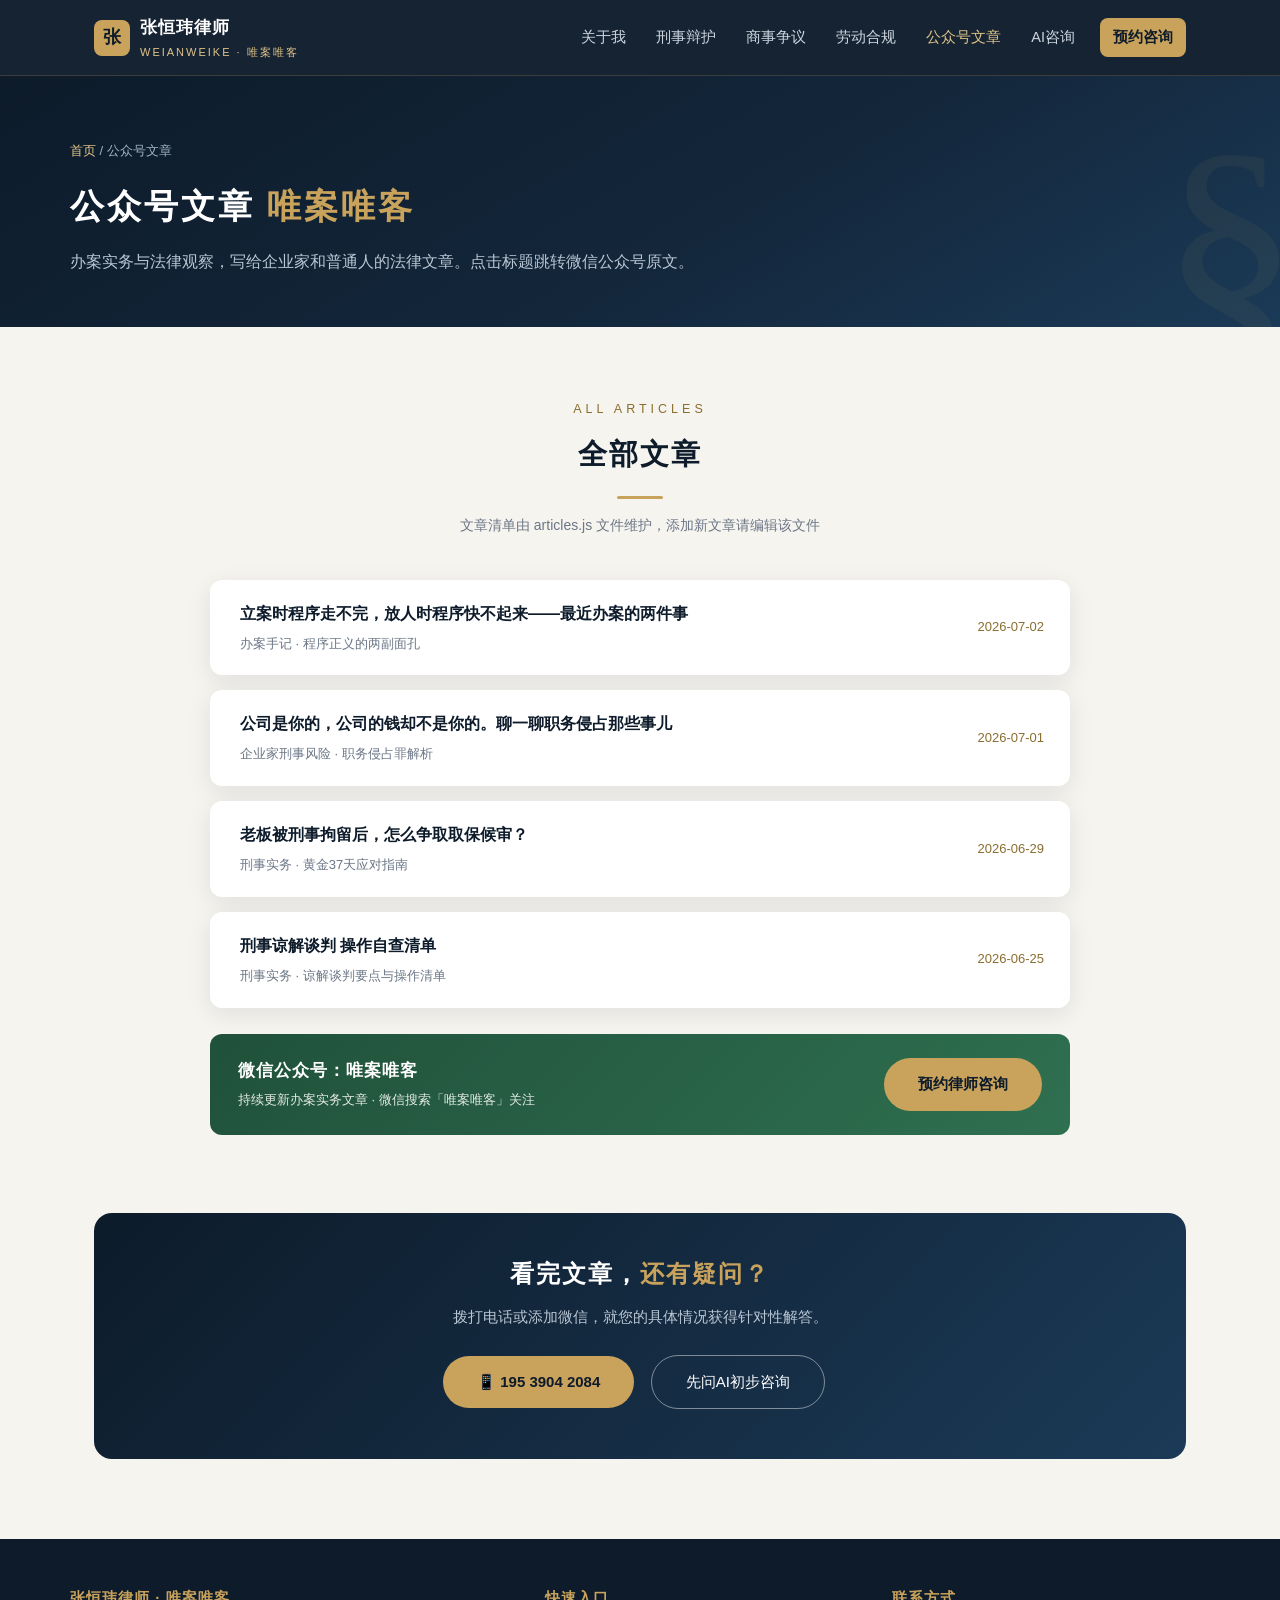
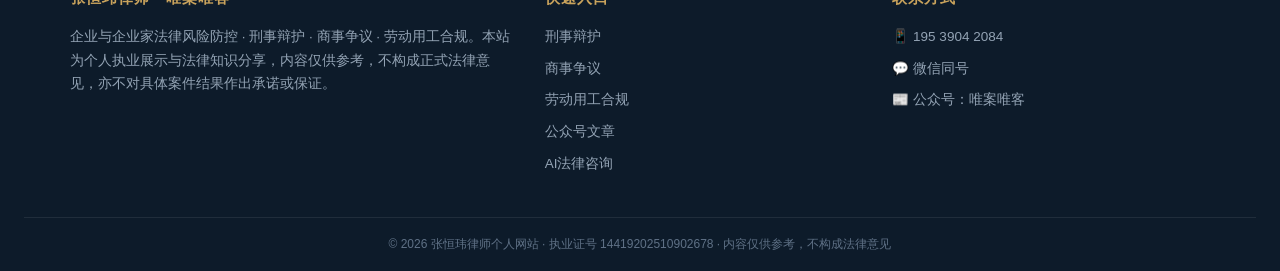
<file: articles.html>
<!DOCTYPE html>
<html lang="zh-CN">
<head>
<meta charset="UTF-8">
<meta name="viewport" content="width=device-width, initial-scale=1.0">
<title>公众号文章 | 张恒玮律师 · 唯案唯客</title>
<meta name="description" content="张恒玮律师微信公众号「唯案唯客」文章合集：刑事辩护实务、企业家刑事风险、商事争议与劳动用工观察。点击标题跳转公众号原文。">
<link rel="stylesheet" href="site.css">
</head>
<body>

<nav>
  <div class="nav-inner">
    <a class="brand" href="index.html">
      <span class="seal">张</span>
      <span class="name">张恒玮律师<small>WEIANWEIKE · 唯案唯客</small></span>
    </a>
    <button class="nav-toggle" onclick="document.getElementById('navlinks').classList.toggle('open')">☰</button>
    <div class="nav-links" id="navlinks">
      <a href="index.html#about">关于我</a>
      <a href="criminal.html">刑事辩护</a>
      <a href="commercial.html">商事争议</a>
      <a href="labor.html">劳动合规</a>
      <a href="articles.html" style="color:var(--gold-light);">公众号文章</a>
      <a href="index.html#ai-consult">AI咨询</a>
      <a class="cta" href="index.html#contact">预约咨询</a>
    </div>
  </div>
</nav>

<header class="page-hero">
  <div class="page-hero-inner">
    <div class="crumb"><a href="index.html">首页</a> / 公众号文章</div>
    <h1>公众号文章 <span>唯案唯客</span></h1>
    <p>办案实务与法律观察，写给企业家和普通人的法律文章。点击标题跳转微信公众号原文。</p>
  </div>
</header>

<section>
  <p class="kicker">All Articles</p>
  <h2 class="sec-title">全部文章</h2>
  <p class="sec-sub">文章清单由 articles.js 文件维护，添加新文章请编辑该文件</p>
  <div class="article-list" id="article-list-all"></div>
  <div class="wechat-banner">
    <div><b>微信公众号：唯案唯客</b><br><span>持续更新办案实务文章 · 微信搜索「唯案唯客」关注</span></div>
    <a class="btn btn-gold" style="margin:0;" href="index.html#contact">预约律师咨询</a>
  </div>
</section>

<div class="cta-band">
  <div class="cta-band-inner">
    <h3>看完文章，<span>还有疑问？</span></h3>
    <p>拨打电话或添加微信，就您的具体情况获得针对性解答。</p>
    <a class="btn btn-gold" href="tel:19539042084">📱 195 3904 2084</a>
    <a class="btn btn-ghost" href="index.html#ai-consult">先问AI初步咨询</a>
  </div>
</div>

<div class="footer">
  <div class="footer-inner">
    <div>
      <h4>张恒玮律师 · 唯案唯客</h4>
      <p>企业与企业家法律风险防控 · 刑事辩护 · 商事争议 · 劳动用工合规。本站为个人执业展示与法律知识分享，内容仅供参考，不构成正式法律意见，亦不对具体案件结果作出承诺或保证。</p>
    </div>
    <div>
      <h4>快速入口</h4>
      <a href="criminal.html">刑事辩护</a>
      <a href="commercial.html">商事争议</a>
      <a href="labor.html">劳动用工合规</a>
      <a href="articles.html">公众号文章</a>
      <a href="index.html#ai-consult">AI法律咨询</a>
    </div>
    <div>
      <h4>联系方式</h4>
      <a href="tel:19539042084">📱 195 3904 2084</a>
      <p>💬 微信同号</p>
      <p>📰 公众号：唯案唯客</p>
    </div>
  </div>
  <div class="footer-bar">© 2026 张恒玮律师个人网站 · 执业证号 14419202510902678 · 内容仅供参考，不构成法律意见</div>
</div>

<script src="articles.js"></script>
<script>renderArticles("article-list-all", 0);</script>
</body>
</html>
</file>
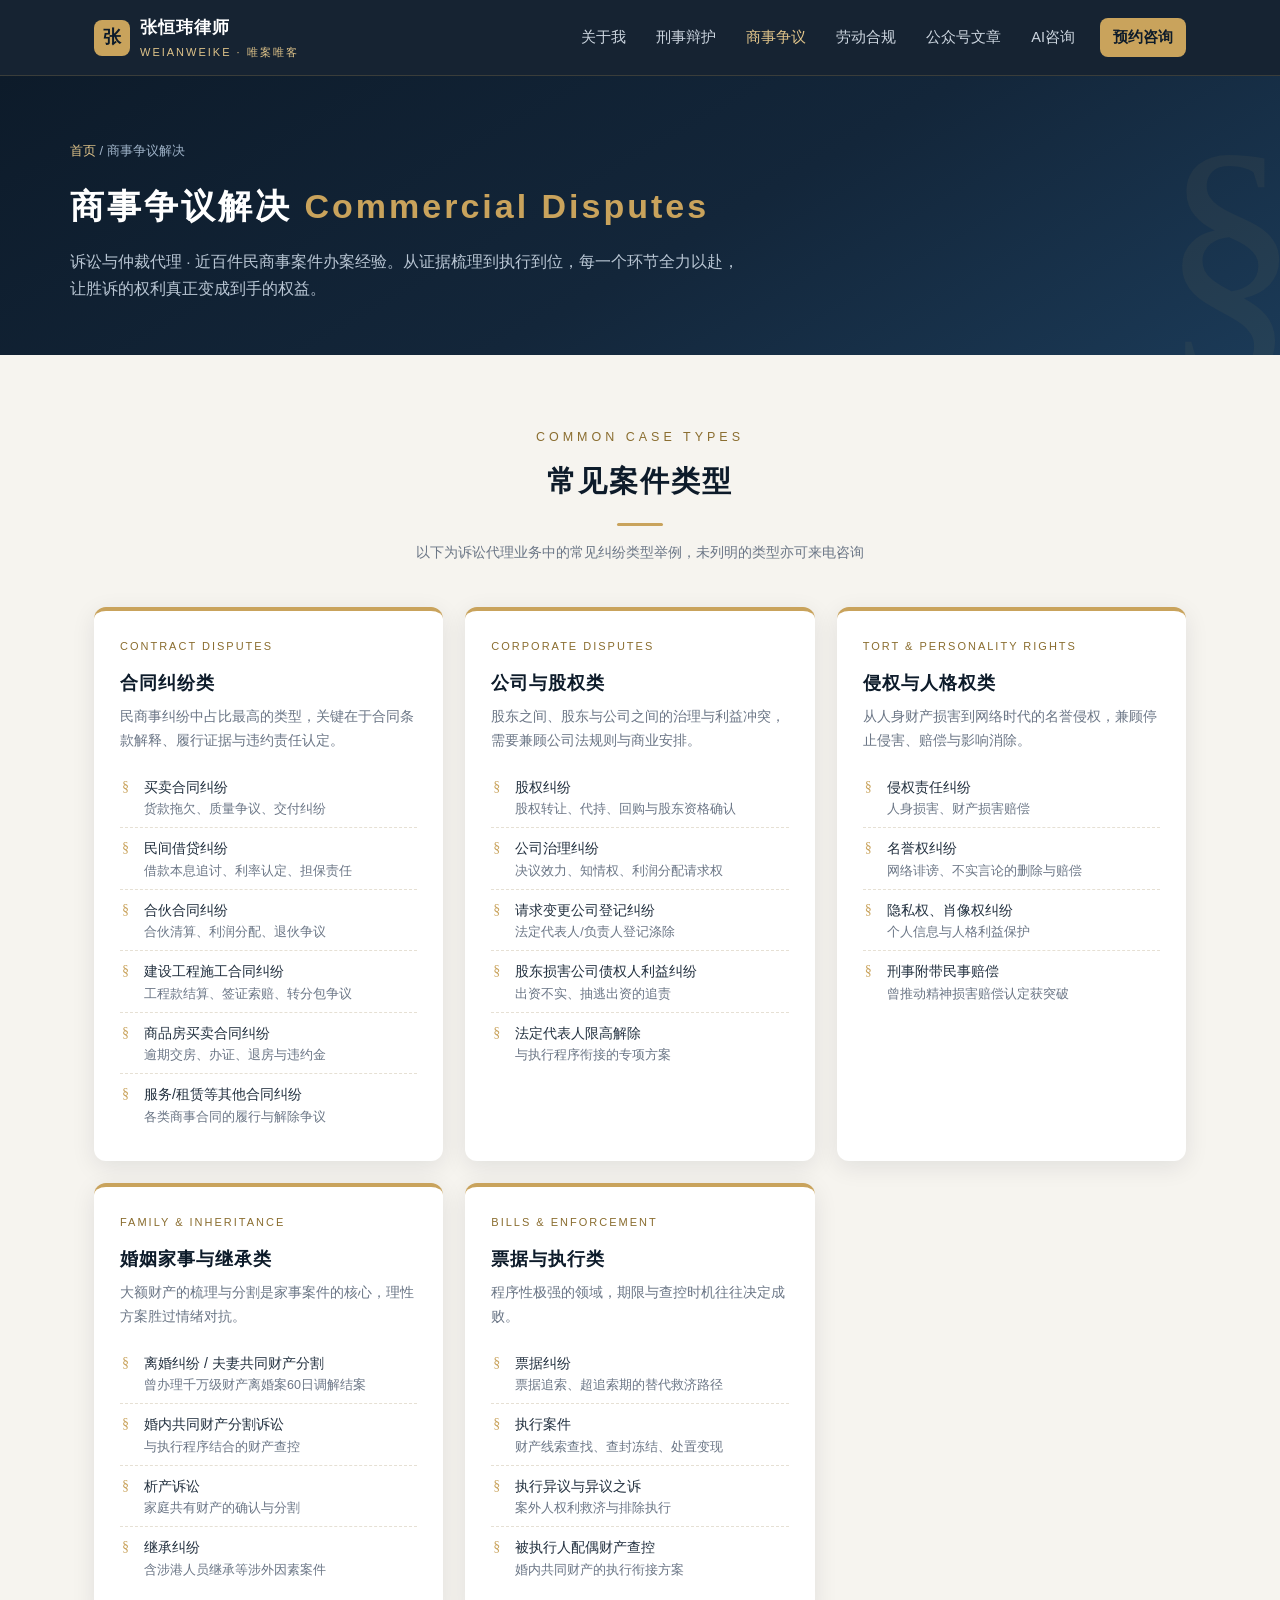
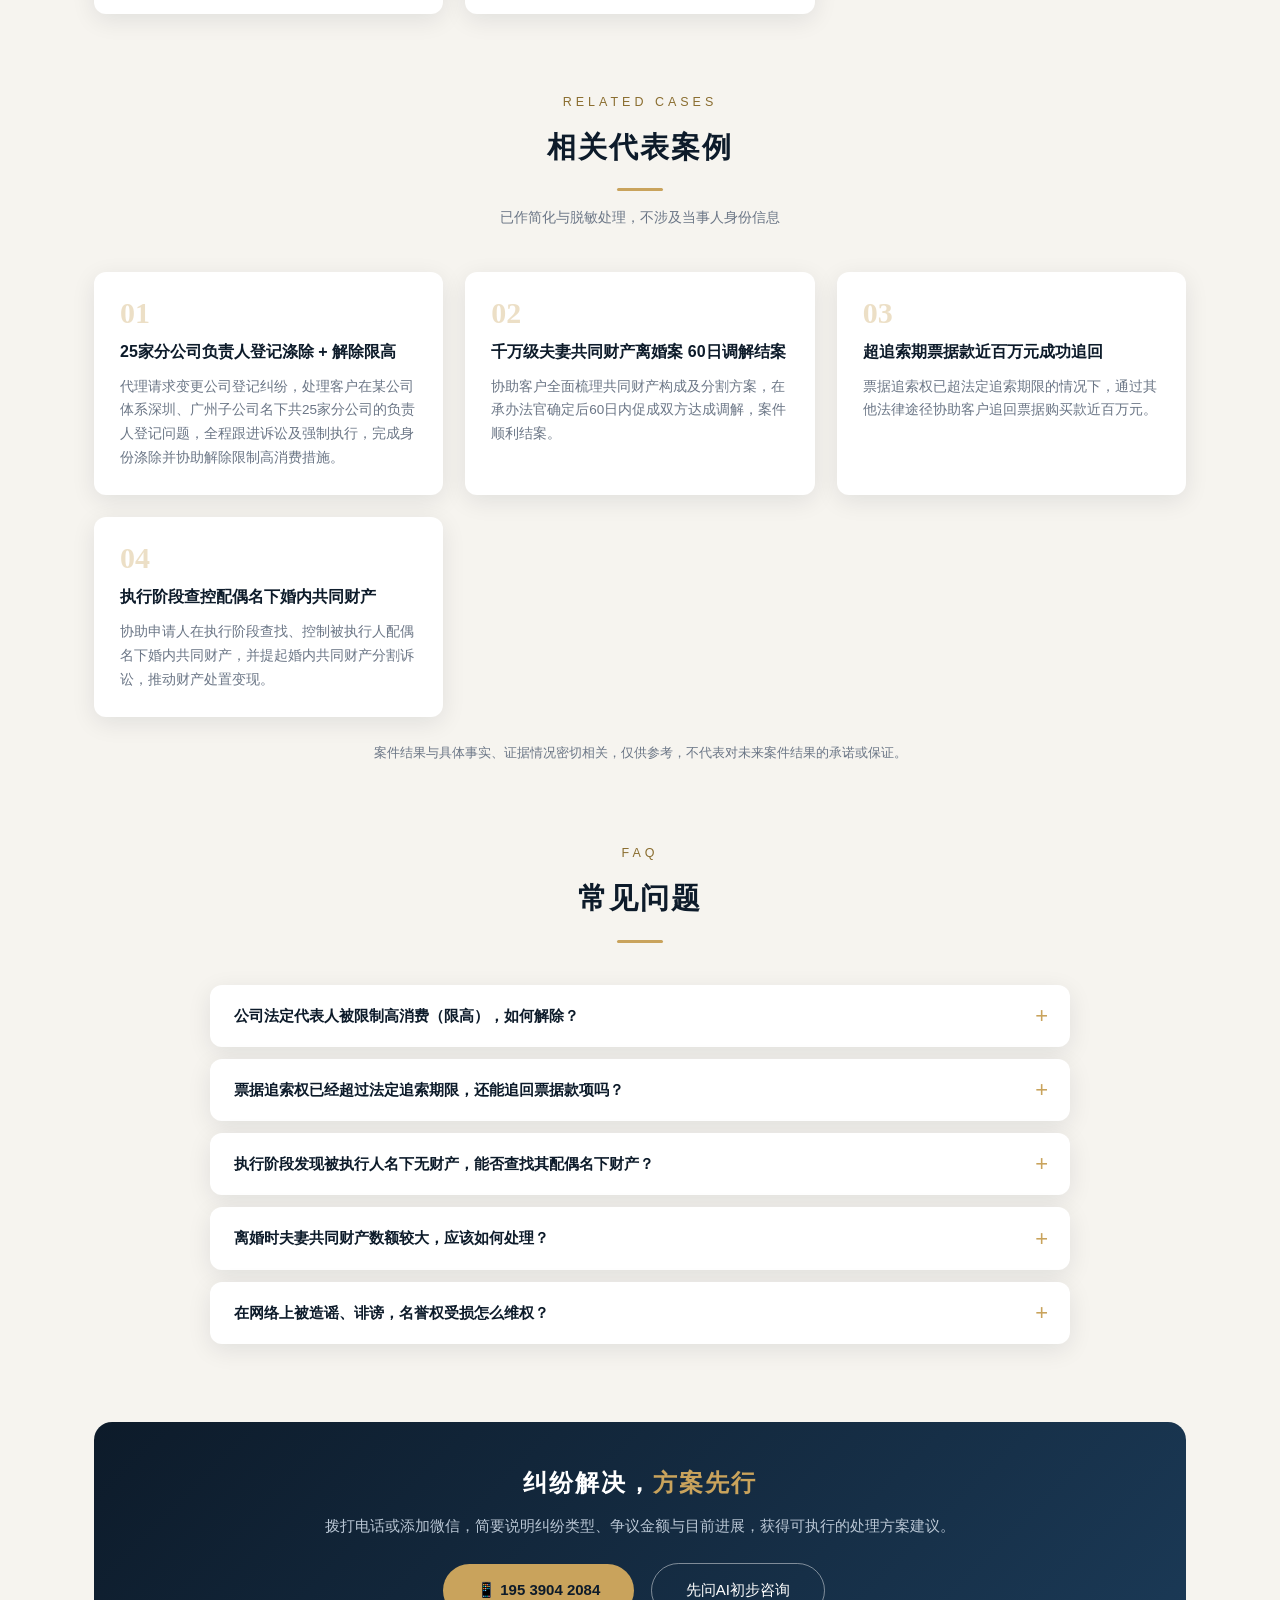
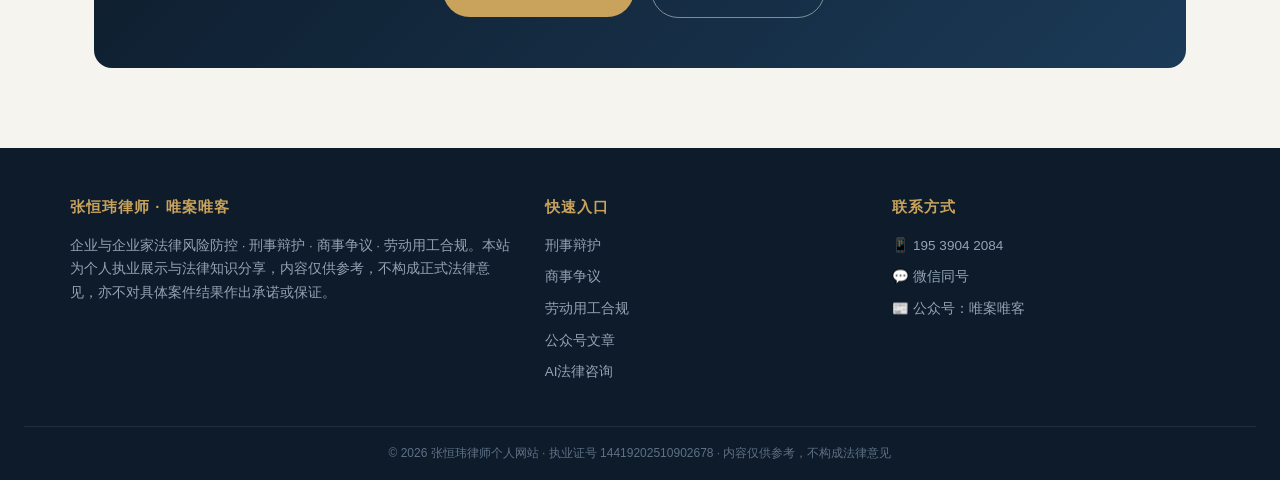
<file: commercial.html>
<!DOCTYPE html>
<html lang="zh-CN">
<head>
<meta charset="UTF-8">
<meta name="viewport" content="width=device-width, initial-scale=1.0">
<title>商事争议解决 | 张恒玮律师 · 诉讼代理</title>
<meta name="description" content="张恒玮律师商事争议业务：合同纠纷、股权纠纷、公司治理纠纷、侵权与名誉权纠纷、婚姻家事财产分割、票据纠纷、执行案件。近百件民商事诉讼办案经验。">
<link rel="stylesheet" href="site.css">
</head>
<body>

<nav>
  <div class="nav-inner">
    <a class="brand" href="index.html">
      <span class="seal">张</span>
      <span class="name">张恒玮律师<small>WEIANWEIKE · 唯案唯客</small></span>
    </a>
    <button class="nav-toggle" onclick="document.getElementById('navlinks').classList.toggle('open')">☰</button>
    <div class="nav-links" id="navlinks">
      <a href="index.html#about">关于我</a>
      <a href="criminal.html">刑事辩护</a>
      <a href="commercial.html" style="color:var(--gold-light);">商事争议</a>
      <a href="labor.html">劳动合规</a>
      <a href="articles.html">公众号文章</a>
      <a href="index.html#ai-consult">AI咨询</a>
      <a class="cta" href="index.html#contact">预约咨询</a>
    </div>
  </div>
</nav>

<header class="page-hero">
  <div class="page-hero-inner">
    <div class="crumb"><a href="index.html">首页</a> / 商事争议解决</div>
    <h1>商事争议解决 <span>Commercial Disputes</span></h1>
    <p>诉讼与仲裁代理 · 近百件民商事案件办案经验。从证据梳理到执行到位，每一个环节全力以赴，让胜诉的权利真正变成到手的权益。</p>
  </div>
</header>

<section>
  <p class="kicker">Common Case Types</p>
  <h2 class="sec-title">常见案件类型</h2>
  <p class="sec-sub">以下为诉讼代理业务中的常见纠纷类型举例，未列明的类型亦可来电咨询</p>
  <div class="cat-grid">
    <div class="cat-card">
      <div class="cat-en">Contract Disputes</div>
      <h3>合同纠纷类</h3>
      <p class="desc">民商事纠纷中占比最高的类型，关键在于合同条款解释、履行证据与违约责任认定。</p>
      <ul>
        <li>买卖合同纠纷<small>货款拖欠、质量争议、交付纠纷</small></li>
        <li>民间借贷纠纷<small>借款本息追讨、利率认定、担保责任</small></li>
        <li>合伙合同纠纷<small>合伙清算、利润分配、退伙争议</small></li>
        <li>建设工程施工合同纠纷<small>工程款结算、签证索赔、转分包争议</small></li>
        <li>商品房买卖合同纠纷<small>逾期交房、办证、退房与违约金</small></li>
        <li>服务/租赁等其他合同纠纷<small>各类商事合同的履行与解除争议</small></li>
      </ul>
    </div>
    <div class="cat-card">
      <div class="cat-en">Corporate Disputes</div>
      <h3>公司与股权类</h3>
      <p class="desc">股东之间、股东与公司之间的治理与利益冲突，需要兼顾公司法规则与商业安排。</p>
      <ul>
        <li>股权纠纷<small>股权转让、代持、回购与股东资格确认</small></li>
        <li>公司治理纠纷<small>决议效力、知情权、利润分配请求权</small></li>
        <li>请求变更公司登记纠纷<small>法定代表人/负责人登记涤除</small></li>
        <li>股东损害公司债权人利益纠纷<small>出资不实、抽逃出资的追责</small></li>
        <li>法定代表人限高解除<small>与执行程序衔接的专项方案</small></li>
      </ul>
    </div>
    <div class="cat-card">
      <div class="cat-en">Tort & Personality Rights</div>
      <h3>侵权与人格权类</h3>
      <p class="desc">从人身财产损害到网络时代的名誉侵权，兼顾停止侵害、赔偿与影响消除。</p>
      <ul>
        <li>侵权责任纠纷<small>人身损害、财产损害赔偿</small></li>
        <li>名誉权纠纷<small>网络诽谤、不实言论的删除与赔偿</small></li>
        <li>隐私权、肖像权纠纷<small>个人信息与人格利益保护</small></li>
        <li>刑事附带民事赔偿<small>曾推动精神损害赔偿认定获突破</small></li>
      </ul>
    </div>
    <div class="cat-card">
      <div class="cat-en">Family & Inheritance</div>
      <h3>婚姻家事与继承类</h3>
      <p class="desc">大额财产的梳理与分割是家事案件的核心，理性方案胜过情绪对抗。</p>
      <ul>
        <li>离婚纠纷 / 夫妻共同财产分割<small>曾办理千万级财产离婚案60日调解结案</small></li>
        <li>婚内共同财产分割诉讼<small>与执行程序结合的财产查控</small></li>
        <li>析产诉讼<small>家庭共有财产的确认与分割</small></li>
        <li>继承纠纷<small>含涉港人员继承等涉外因素案件</small></li>
      </ul>
    </div>
    <div class="cat-card">
      <div class="cat-en">Bills & Enforcement</div>
      <h3>票据与执行类</h3>
      <p class="desc">程序性极强的领域，期限与查控时机往往决定成败。</p>
      <ul>
        <li>票据纠纷<small>票据追索、超追索期的替代救济路径</small></li>
        <li>执行案件<small>财产线索查找、查封冻结、处置变现</small></li>
        <li>执行异议与异议之诉<small>案外人权利救济与排除执行</small></li>
        <li>被执行人配偶财产查控<small>婚内共同财产的执行衔接方案</small></li>
      </ul>
    </div>
  </div>
</section>

<section>
  <p class="kicker">Related Cases</p>
  <h2 class="sec-title">相关代表案例</h2>
  <p class="sec-sub">已作简化与脱敏处理，不涉及当事人身份信息</p>
  <div class="case-grid">
    <div class="case-card">
      <div class="case-num">01</div>
      <h3>25家分公司负责人登记涤除 + 解除限高</h3>
      <p>代理请求变更公司登记纠纷，处理客户在某公司体系深圳、广州子公司名下共25家分公司的负责人登记问题，全程跟进诉讼及强制执行，完成身份涤除并协助解除限制高消费措施。</p>
    </div>
    <div class="case-card">
      <div class="case-num">02</div>
      <h3>千万级夫妻共同财产离婚案 60日调解结案</h3>
      <p>协助客户全面梳理共同财产构成及分割方案，在承办法官确定后60日内促成双方达成调解，案件顺利结案。</p>
    </div>
    <div class="case-card">
      <div class="case-num">03</div>
      <h3>超追索期票据款近百万元成功追回</h3>
      <p>票据追索权已超法定追索期限的情况下，通过其他法律途径协助客户追回票据购买款近百万元。</p>
    </div>
    <div class="case-card">
      <div class="case-num">04</div>
      <h3>执行阶段查控配偶名下婚内共同财产</h3>
      <p>协助申请人在执行阶段查找、控制被执行人配偶名下婚内共同财产，并提起婚内共同财产分割诉讼，推动财产处置变现。</p>
    </div>
  </div>
  <p class="case-note">案件结果与具体事实、证据情况密切相关，仅供参考，不代表对未来案件结果的承诺或保证。</p>
</section>

<section>
  <p class="kicker">FAQ</p>
  <h2 class="sec-title">常见问题</h2>
  <p class="sec-sub"></p>
  <div class="faq-list">
    <details>
      <summary>公司法定代表人被限制高消费（限高），如何解除？</summary>
      <p class="faq-a">可通过变更/涤除法定代表人登记、协调执行案件履行或和解、向法院申请解除限制消费令等途径处理，需结合具体执行案件情况制定方案。</p>
    </details>
    <details>
      <summary>票据追索权已经超过法定追索期限，还能追回票据款项吗？</summary>
      <p class="faq-a">直接行使票据追索权可能因超期受限，但仍可结合票据基础法律关系，通过普通债权债务关系、不当得利等其他民事法律途径追讨，具体可行性需结合证据材料判断。</p>
    </details>
    <details>
      <summary>执行阶段发现被执行人名下无财产，能否查找其配偶名下财产？</summary>
      <p class="faq-a">若相关财产属于夫妻共同财产，可在执行程序中申请查控被执行人配偶名下的财产，必要时提起婚内共同财产分割诉讼，推动财产处置变现以保障债权实现。</p>
    </details>
    <details>
      <summary>离婚时夫妻共同财产数额较大，应该如何处理？</summary>
      <p class="faq-a">建议先对房产、股权、存款等共同财产进行全面梳理和清单化，明确财产性质与价值，再通过协商或调解方式确定分割方案；涉及金额较大或财产构成复杂的，建议尽早委托律师介入梳理与谈判。</p>
    </details>
    <details>
      <summary>在网络上被造谣、诽谤，名誉权受损怎么维权？</summary>
      <p class="faq-a">先做证据保全（公证或可信时间戳固定侵权内容），再要求平台删除并披露发布者信息，进而主张停止侵害、赔礼道歉、消除影响及赔偿损失；情节严重的还可能涉及诽谤罪的刑事自诉。维权路径需结合侵权内容与传播范围确定。</p>
    </details>
  </div>
</section>

<div class="cta-band">
  <div class="cta-band-inner">
    <h3>纠纷解决，<span>方案先行</span></h3>
    <p>拨打电话或添加微信，简要说明纠纷类型、争议金额与目前进展，获得可执行的处理方案建议。</p>
    <a class="btn btn-gold" href="tel:19539042084">📱 195 3904 2084</a>
    <a class="btn btn-ghost" href="index.html#ai-consult">先问AI初步咨询</a>
  </div>
</div>

<div class="footer">
  <div class="footer-inner">
    <div>
      <h4>张恒玮律师 · 唯案唯客</h4>
      <p>企业与企业家法律风险防控 · 刑事辩护 · 商事争议 · 劳动用工合规。本站为个人执业展示与法律知识分享，内容仅供参考，不构成正式法律意见，亦不对具体案件结果作出承诺或保证。</p>
    </div>
    <div>
      <h4>快速入口</h4>
      <a href="criminal.html">刑事辩护</a>
      <a href="commercial.html">商事争议</a>
      <a href="labor.html">劳动用工合规</a>
      <a href="articles.html">公众号文章</a>
      <a href="index.html#ai-consult">AI法律咨询</a>
    </div>
    <div>
      <h4>联系方式</h4>
      <a href="tel:19539042084">📱 195 3904 2084</a>
      <p>💬 微信同号</p>
      <p>📰 公众号：唯案唯客</p>
    </div>
  </div>
  <div class="footer-bar">© 2026 张恒玮律师个人网站 · 执业证号 14419202510902678 · 内容仅供参考，不构成法律意见</div>
</div>

</body>
</html>
</file>
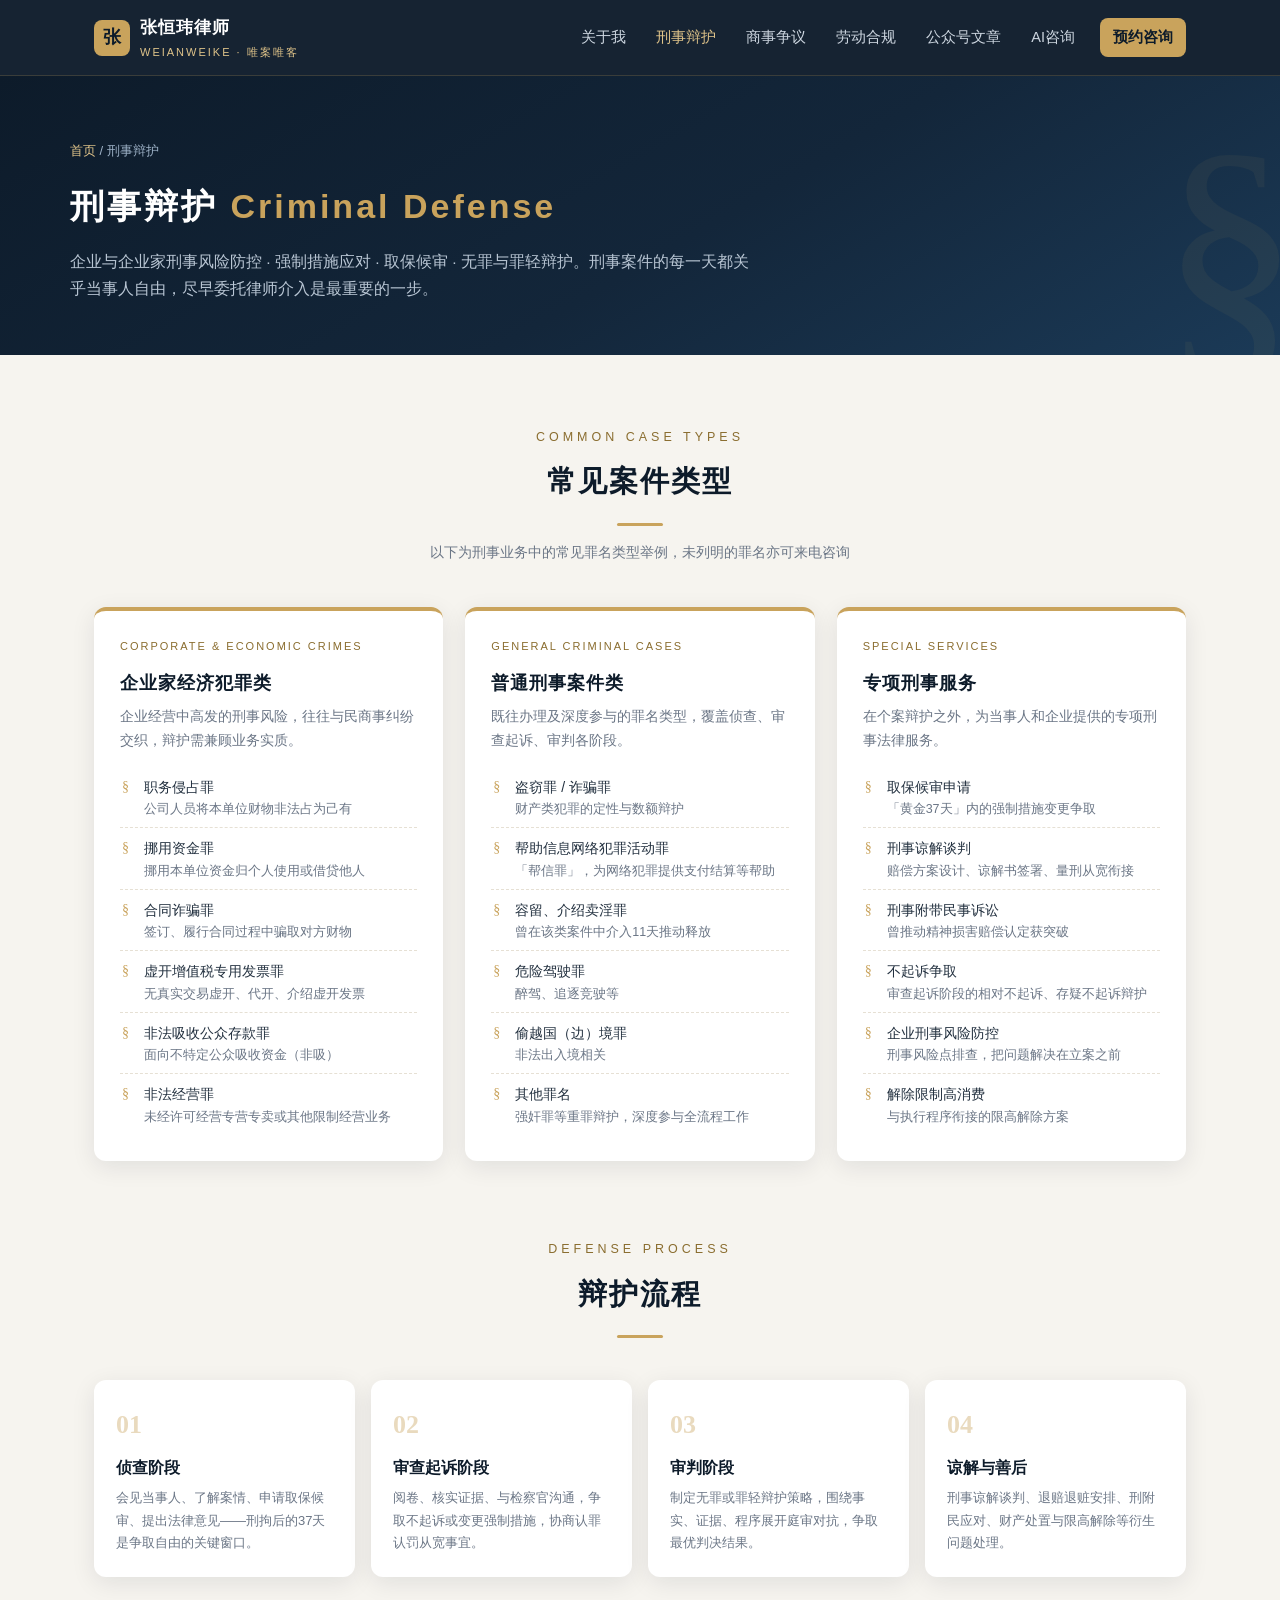
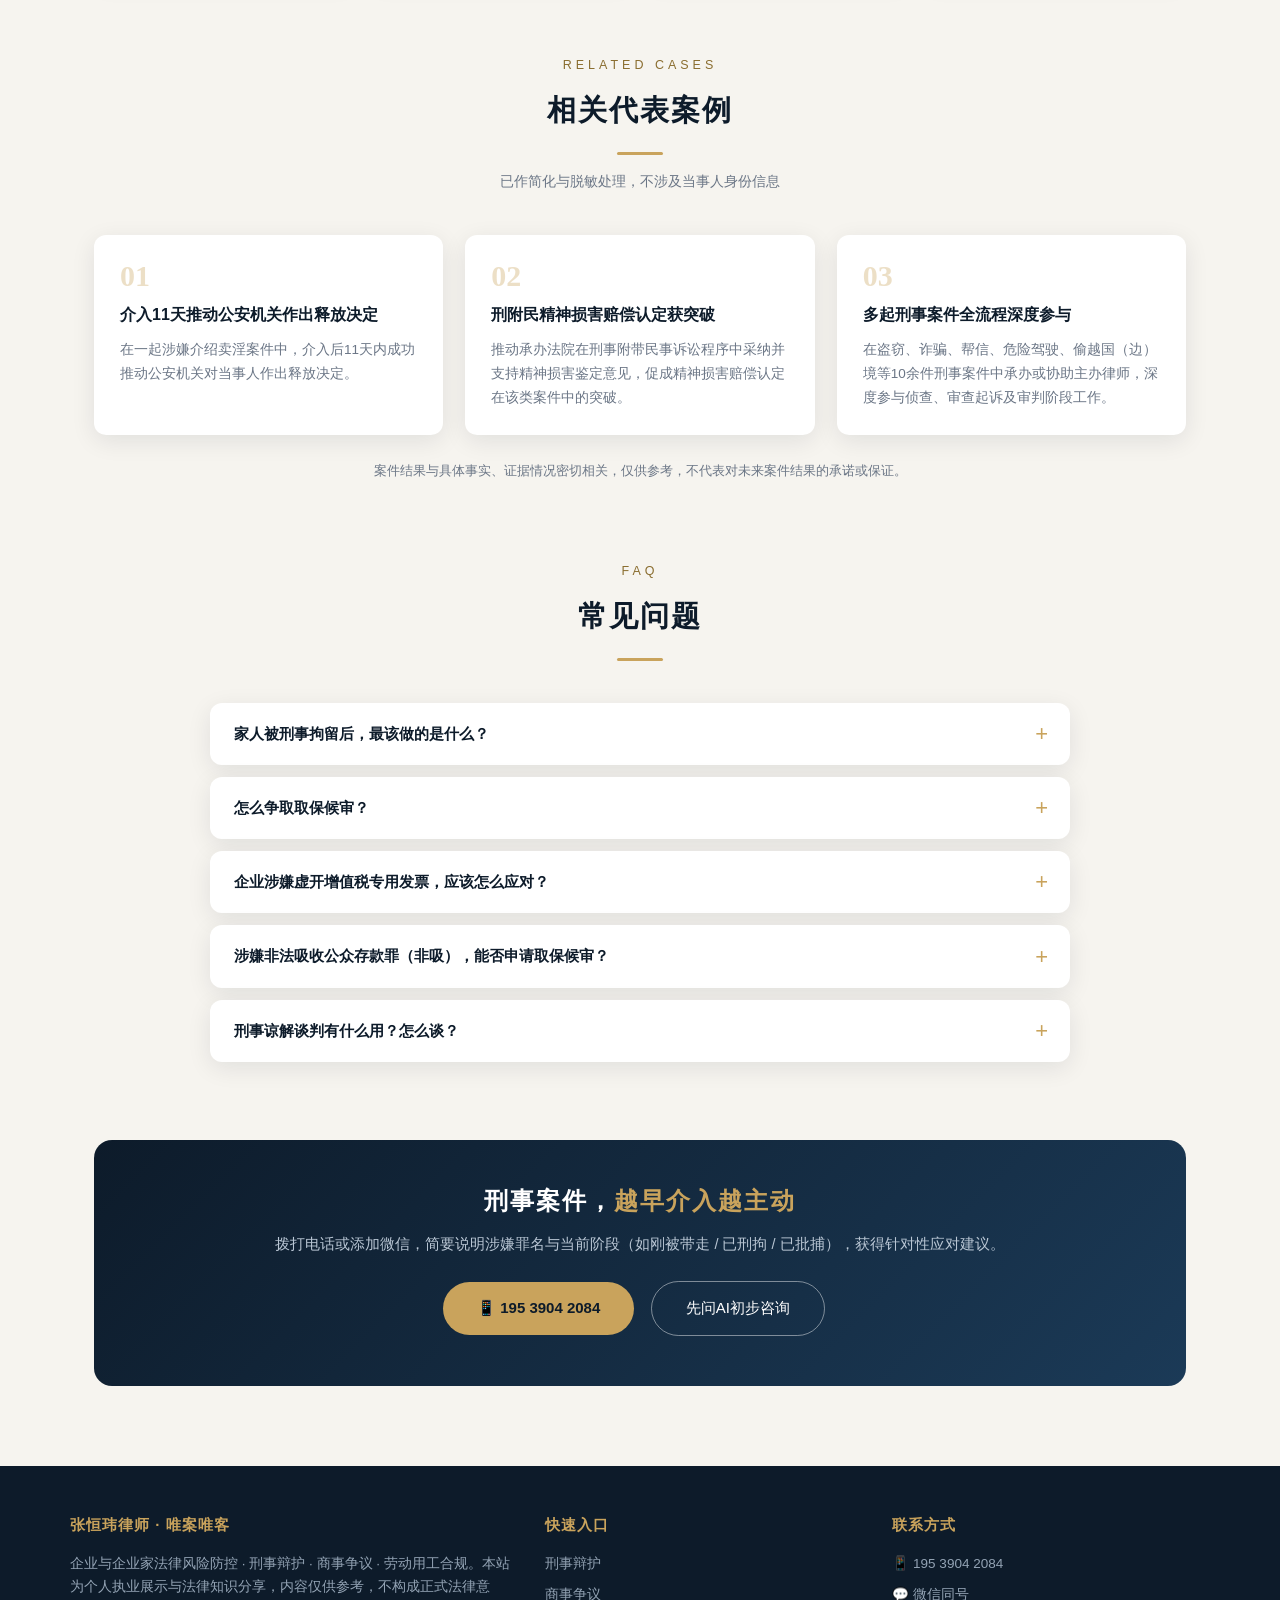
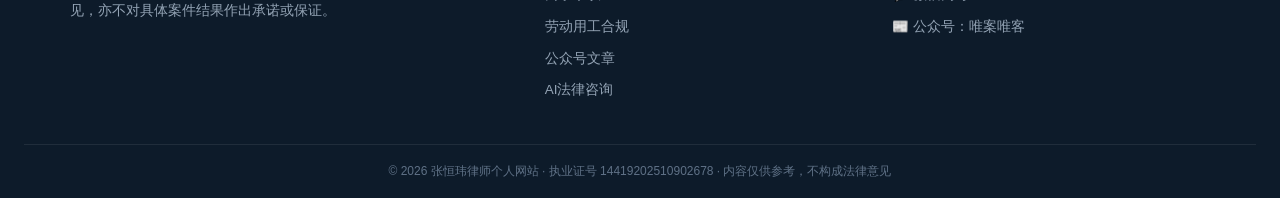
<file: criminal.html>
<!DOCTYPE html>
<html lang="zh-CN">
<head>
<meta charset="UTF-8">
<meta name="viewport" content="width=device-width, initial-scale=1.0">
<title>刑事辩护 | 张恒玮律师 · 企业刑事风险防控</title>
<meta name="description" content="张恒玮律师刑事辩护业务：取保候审、职务侵占、合同诈骗、虚开增值税专用发票、挪用资金、非法吸收公众存款等罪名辩护，覆盖侦查、审查起诉、审判全流程，刑事谅解谈判与企业刑事风险防控。">
<link rel="stylesheet" href="site.css">
</head>
<body>

<nav>
  <div class="nav-inner">
    <a class="brand" href="index.html">
      <span class="seal">张</span>
      <span class="name">张恒玮律师<small>WEIANWEIKE · 唯案唯客</small></span>
    </a>
    <button class="nav-toggle" onclick="document.getElementById('navlinks').classList.toggle('open')">☰</button>
    <div class="nav-links" id="navlinks">
      <a href="index.html#about">关于我</a>
      <a href="criminal.html" style="color:var(--gold-light);">刑事辩护</a>
      <a href="commercial.html">商事争议</a>
      <a href="labor.html">劳动合规</a>
      <a href="articles.html">公众号文章</a>
      <a href="index.html#ai-consult">AI咨询</a>
      <a class="cta" href="index.html#contact">预约咨询</a>
    </div>
  </div>
</nav>

<header class="page-hero">
  <div class="page-hero-inner">
    <div class="crumb"><a href="index.html">首页</a> / 刑事辩护</div>
    <h1>刑事辩护 <span>Criminal Defense</span></h1>
    <p>企业与企业家刑事风险防控 · 强制措施应对 · 取保候审 · 无罪与罪轻辩护。刑事案件的每一天都关乎当事人自由，尽早委托律师介入是最重要的一步。</p>
  </div>
</header>

<section>
  <p class="kicker">Common Case Types</p>
  <h2 class="sec-title">常见案件类型</h2>
  <p class="sec-sub">以下为刑事业务中的常见罪名类型举例，未列明的罪名亦可来电咨询</p>
  <div class="cat-grid">
    <div class="cat-card">
      <div class="cat-en">Corporate & Economic Crimes</div>
      <h3>企业家经济犯罪类</h3>
      <p class="desc">企业经营中高发的刑事风险，往往与民商事纠纷交织，辩护需兼顾业务实质。</p>
      <ul>
        <li>职务侵占罪<small>公司人员将本单位财物非法占为己有</small></li>
        <li>挪用资金罪<small>挪用本单位资金归个人使用或借贷他人</small></li>
        <li>合同诈骗罪<small>签订、履行合同过程中骗取对方财物</small></li>
        <li>虚开增值税专用发票罪<small>无真实交易虚开、代开、介绍虚开发票</small></li>
        <li>非法吸收公众存款罪<small>面向不特定公众吸收资金（非吸）</small></li>
        <li>非法经营罪<small>未经许可经营专营专卖或其他限制经营业务</small></li>
      </ul>
    </div>
    <div class="cat-card">
      <div class="cat-en">General Criminal Cases</div>
      <h3>普通刑事案件类</h3>
      <p class="desc">既往办理及深度参与的罪名类型，覆盖侦查、审查起诉、审判各阶段。</p>
      <ul>
        <li>盗窃罪 / 诈骗罪<small>财产类犯罪的定性与数额辩护</small></li>
        <li>帮助信息网络犯罪活动罪<small>「帮信罪」，为网络犯罪提供支付结算等帮助</small></li>
        <li>容留、介绍卖淫罪<small>曾在该类案件中介入11天推动释放</small></li>
        <li>危险驾驶罪<small>醉驾、追逐竞驶等</small></li>
        <li>偷越国（边）境罪<small>非法出入境相关</small></li>
        <li>其他罪名<small>强奸罪等重罪辩护，深度参与全流程工作</small></li>
      </ul>
    </div>
    <div class="cat-card">
      <div class="cat-en">Special Services</div>
      <h3>专项刑事服务</h3>
      <p class="desc">在个案辩护之外，为当事人和企业提供的专项刑事法律服务。</p>
      <ul>
        <li>取保候审申请<small>「黄金37天」内的强制措施变更争取</small></li>
        <li>刑事谅解谈判<small>赔偿方案设计、谅解书签署、量刑从宽衔接</small></li>
        <li>刑事附带民事诉讼<small>曾推动精神损害赔偿认定获突破</small></li>
        <li>不起诉争取<small>审查起诉阶段的相对不起诉、存疑不起诉辩护</small></li>
        <li>企业刑事风险防控<small>刑事风险点排查，把问题解决在立案之前</small></li>
        <li>解除限制高消费<small>与执行程序衔接的限高解除方案</small></li>
      </ul>
    </div>
  </div>
</section>

<section>
  <p class="kicker">Defense Process</p>
  <h2 class="sec-title">辩护流程</h2>
  <p class="sec-sub"></p>
  <div class="flow">
    <div class="flow-step"><h4>侦查阶段</h4><p>会见当事人、了解案情、申请取保候审、提出法律意见——刑拘后的37天是争取自由的关键窗口。</p></div>
    <div class="flow-step"><h4>审查起诉阶段</h4><p>阅卷、核实证据、与检察官沟通，争取不起诉或变更强制措施，协商认罪认罚从宽事宜。</p></div>
    <div class="flow-step"><h4>审判阶段</h4><p>制定无罪或罪轻辩护策略，围绕事实、证据、程序展开庭审对抗，争取最优判决结果。</p></div>
    <div class="flow-step"><h4>谅解与善后</h4><p>刑事谅解谈判、退赔退赃安排、刑附民应对、财产处置与限高解除等衍生问题处理。</p></div>
  </div>
</section>

<section>
  <p class="kicker">Related Cases</p>
  <h2 class="sec-title">相关代表案例</h2>
  <p class="sec-sub">已作简化与脱敏处理，不涉及当事人身份信息</p>
  <div class="case-grid">
    <div class="case-card">
      <div class="case-num">01</div>
      <h3>介入11天推动公安机关作出释放决定</h3>
      <p>在一起涉嫌介绍卖淫案件中，介入后11天内成功推动公安机关对当事人作出释放决定。</p>
    </div>
    <div class="case-card">
      <div class="case-num">02</div>
      <h3>刑附民精神损害赔偿认定获突破</h3>
      <p>推动承办法院在刑事附带民事诉讼程序中采纳并支持精神损害鉴定意见，促成精神损害赔偿认定在该类案件中的突破。</p>
    </div>
    <div class="case-card">
      <div class="case-num">03</div>
      <h3>多起刑事案件全流程深度参与</h3>
      <p>在盗窃、诈骗、帮信、危险驾驶、偷越国（边）境等10余件刑事案件中承办或协助主办律师，深度参与侦查、审查起诉及审判阶段工作。</p>
    </div>
  </div>
  <p class="case-note">案件结果与具体事实、证据情况密切相关，仅供参考，不代表对未来案件结果的承诺或保证。</p>
</section>

<section>
  <p class="kicker">FAQ</p>
  <h2 class="sec-title">常见问题</h2>
  <p class="sec-sub"></p>
  <div class="faq-list">
    <details>
      <summary>家人被刑事拘留后，最该做的是什么？</summary>
      <p class="faq-a">第一时间委托律师会见，了解涉嫌罪名与案件情况；其次配合律师准备取保候审申请材料；同时注意不要盲目找关系、不要销毁任何材料。拘留后的37天（黄金37天）是争取取保、影响批捕决定的关键期。</p>
    </details>
    <details>
      <summary>怎么争取取保候审？</summary>
      <p class="faq-a">需结合涉嫌罪名的轻重、社会危险性、是否初犯、身体状况、退赔谅解情况等综合争取。实践中，律师在批捕前向办案机关及检察院提交法律意见、推动赔偿谅解，是提高取保成功率的核心工作。</p>
    </details>
    <details>
      <summary>企业涉嫌虚开增值税专用发票，应该怎么应对？</summary>
      <p class="faq-a">需第一时间核实票据流向、资金流向与货物（劳务）真实交易情况，尽早委托辩护律师介入侦查阶段，争取取保候审并就主观故意、税款损失等关键事实进行辩护。具体方案需结合案件证据材料判断。</p>
    </details>
    <details>
      <summary>涉嫌非法吸收公众存款罪（非吸），能否申请取保候审？</summary>
      <p class="faq-a">能否取保候审需结合涉案金额、是否退赔、社会危害性及是否存在自首立功等情节综合判断，建议尽早委托律师介入并配合退赔工作。</p>
    </details>
    <details>
      <summary>刑事谅解谈判有什么用？怎么谈？</summary>
      <p class="faq-a">取得被害人谅解是法定的从宽量刑情节，直接影响批捕、起诉与量刑。谈判需把握赔偿数额的合理区间、支付方式与谅解书的规范表述，并与办案节点衔接。可参阅公众号文章《刑事谅解谈判 操作自查清单》。</p>
    </details>
  </div>
</section>

<div class="cta-band">
  <div class="cta-band-inner">
    <h3>刑事案件，<span>越早介入越主动</span></h3>
    <p>拨打电话或添加微信，简要说明涉嫌罪名与当前阶段（如刚被带走 / 已刑拘 / 已批捕），获得针对性应对建议。</p>
    <a class="btn btn-gold" href="tel:19539042084">📱 195 3904 2084</a>
    <a class="btn btn-ghost" href="index.html#ai-consult">先问AI初步咨询</a>
  </div>
</div>

<div class="footer">
  <div class="footer-inner">
    <div>
      <h4>张恒玮律师 · 唯案唯客</h4>
      <p>企业与企业家法律风险防控 · 刑事辩护 · 商事争议 · 劳动用工合规。本站为个人执业展示与法律知识分享，内容仅供参考，不构成正式法律意见，亦不对具体案件结果作出承诺或保证。</p>
    </div>
    <div>
      <h4>快速入口</h4>
      <a href="criminal.html">刑事辩护</a>
      <a href="commercial.html">商事争议</a>
      <a href="labor.html">劳动用工合规</a>
      <a href="articles.html">公众号文章</a>
      <a href="index.html#ai-consult">AI法律咨询</a>
    </div>
    <div>
      <h4>联系方式</h4>
      <a href="tel:19539042084">📱 195 3904 2084</a>
      <p>💬 微信同号</p>
      <p>📰 公众号：唯案唯客</p>
    </div>
  </div>
  <div class="footer-bar">© 2026 张恒玮律师个人网站 · 执业证号 14419202510902678 · 内容仅供参考，不构成法律意见</div>
</div>

</body>
</html>
</file>
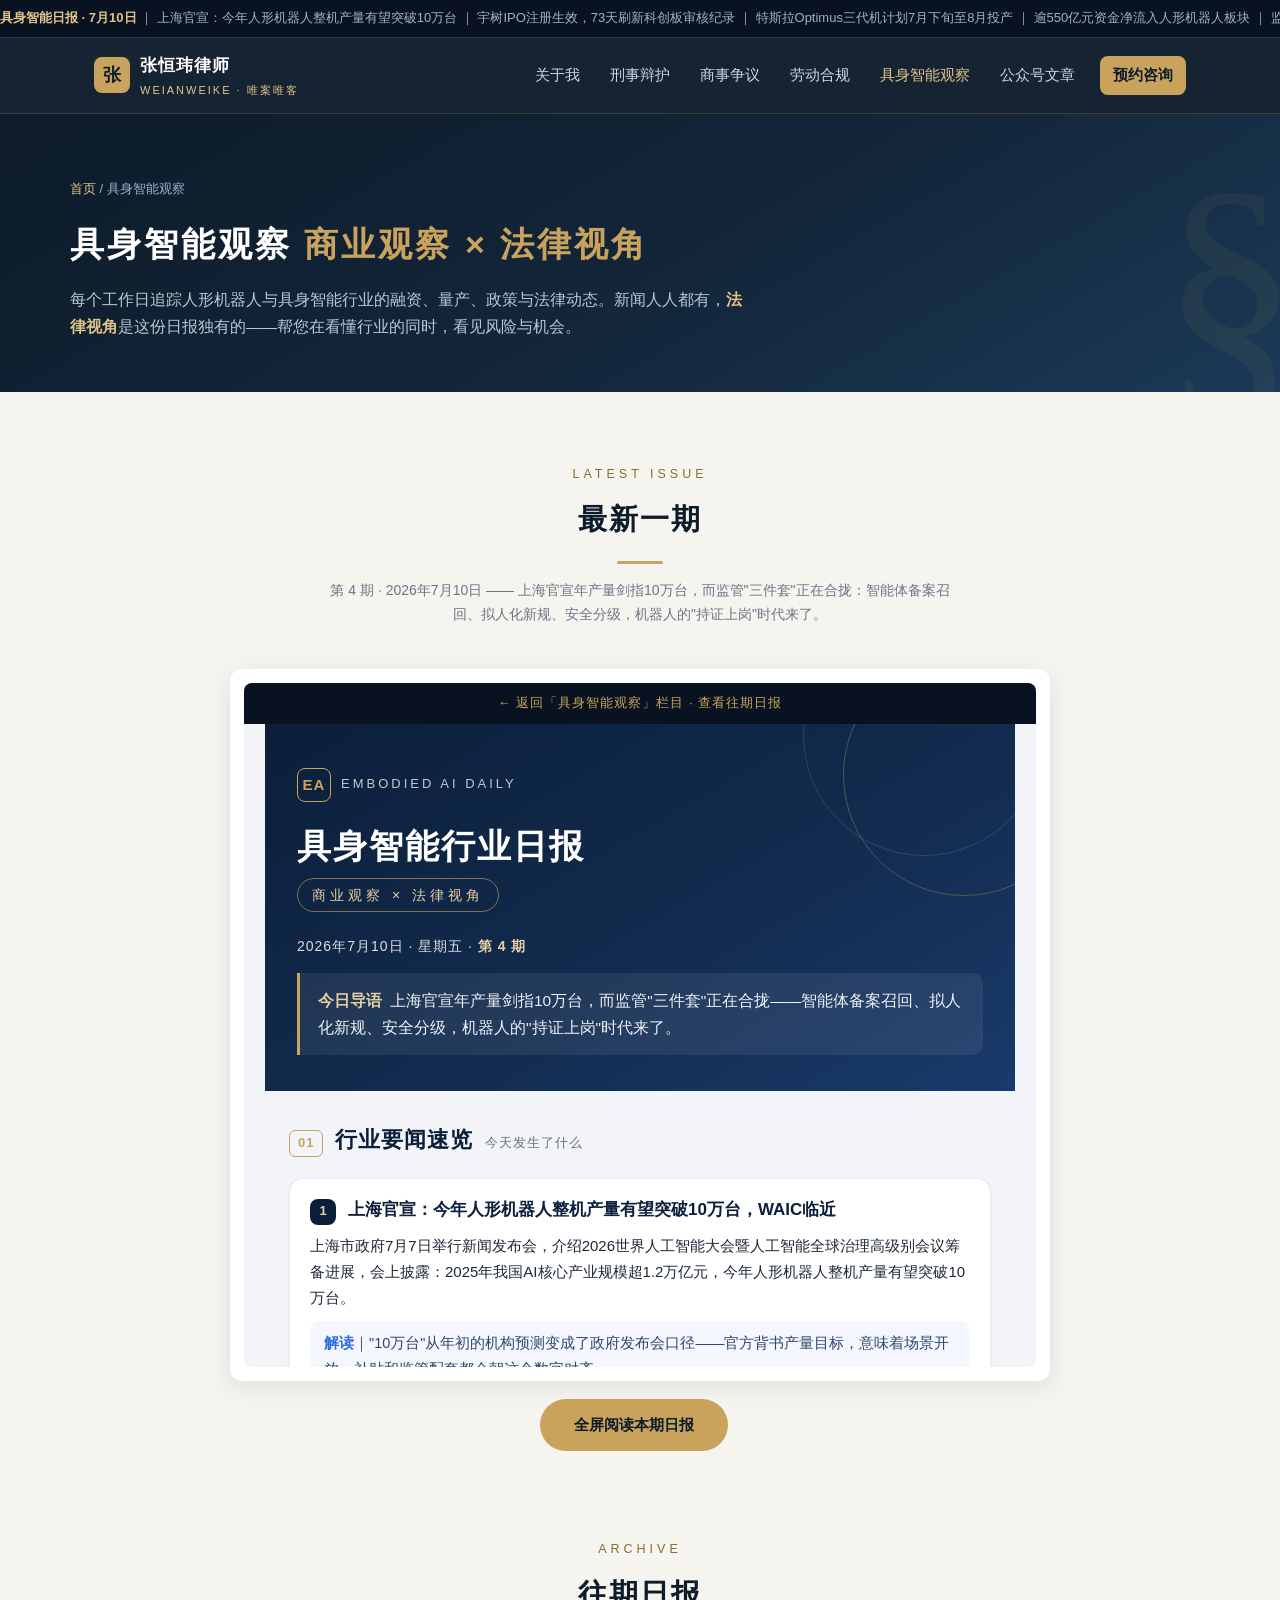
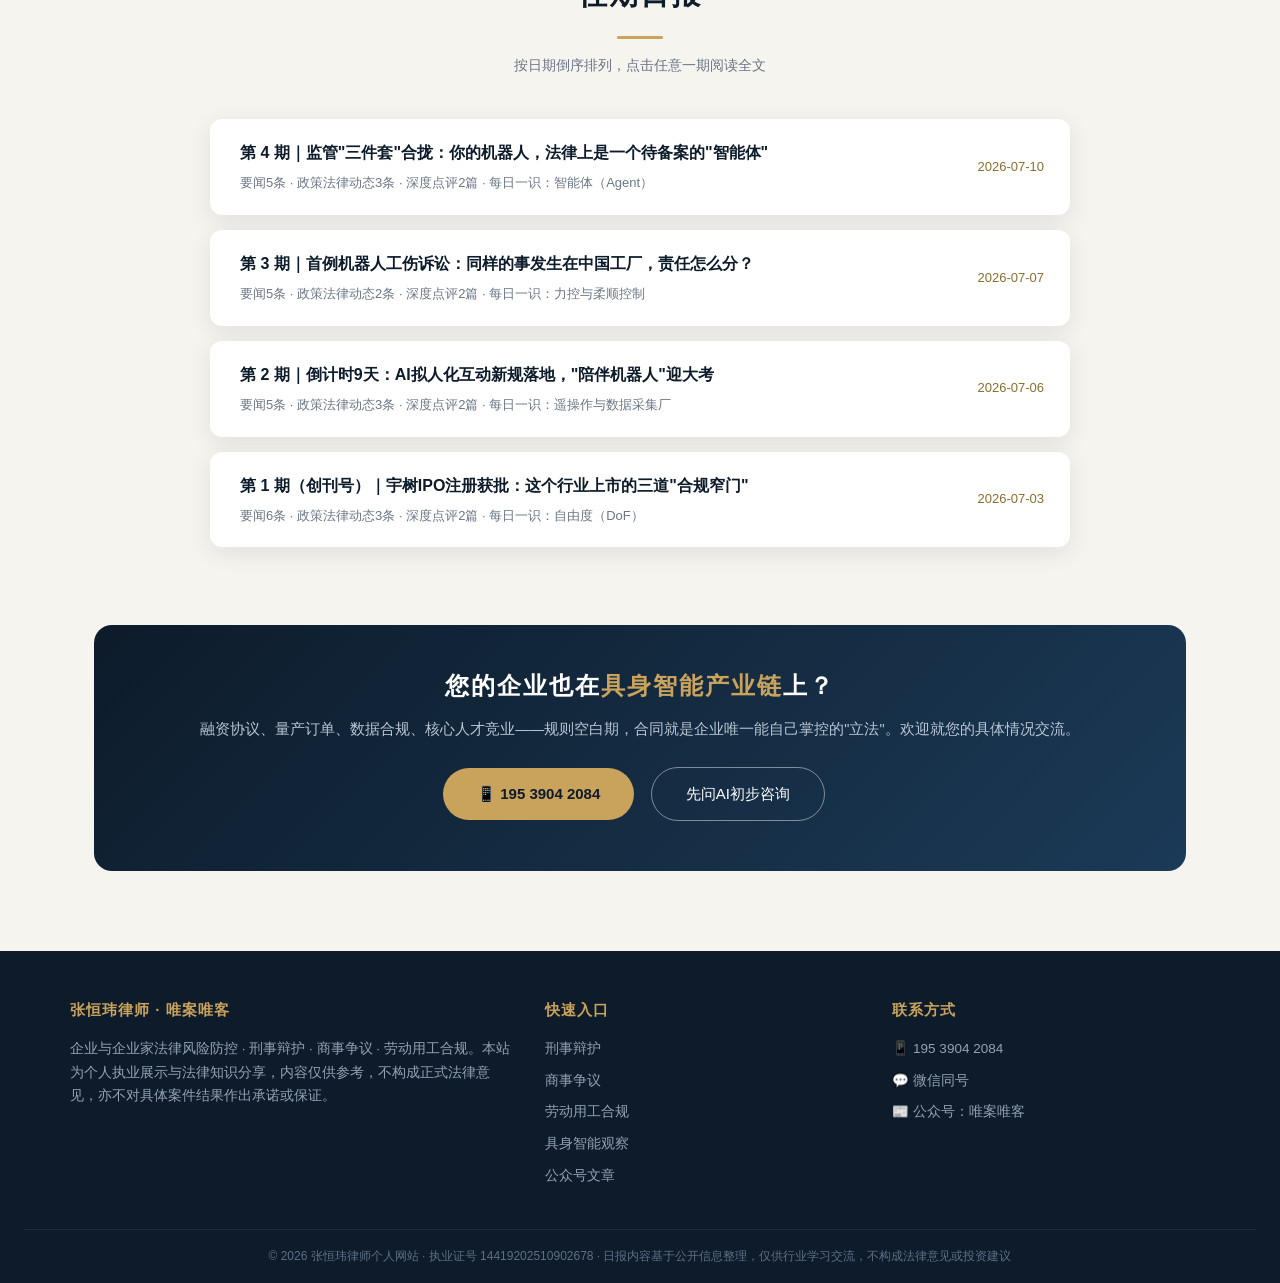
<file: embodied-ai.html>
<!DOCTYPE html>
<html lang="zh-CN">
<head>
<meta charset="UTF-8">
<meta name="viewport" content="width=device-width, initial-scale=1.0">
<title>具身智能观察 | 张恒玮律师 · 商业观察 × 法律视角</title>
<meta name="description" content="张恒玮律师「具身智能观察」栏目：每日追踪人形机器人与具身智能行业的商业动态与法律合规动态，以律师视角解读融资、量产、政策与产业风险，帮助企业把风险挡在发生之前。">
<meta name="keywords" content="具身智能,人形机器人,机器人法律,产品责任,数据合规,机器人行业日报,张恒玮律师">
<link rel="stylesheet" href="site.css">
<style>
  /* 栏目专属样式：沿用全站设计变量 */
  .brief-frame-wrap{max-width:820px;margin:0 auto;background:var(--card);border-radius:var(--radius);box-shadow:var(--shadow);padding:14px;}
  .brief-frame-wrap iframe{width:100%;height:76vh;min-height:560px;border:none;border-radius:8px;display:block;background:#F2F4F8;}
  .brief-actions{text-align:center;margin-top:18px;}
</style>
</head>
<body>

<!-- DAILY-TICKER-START（日报skill每日自动更新此区间，勿手改结构） -->
<a class="ticker" href="daily/2026-07-10.html" style="display:block;cursor:pointer;">
  <div class="ticker-track">
    <b>具身智能日报 · 7月10日</b> ｜ 上海官宣：今年人形机器人整机产量有望突破10万台 ｜ 宇树IPO注册生效，73天刷新科创板审核纪录 ｜ 特斯拉Optimus三代机计划7月下旬至8月投产 ｜ 逾550亿元资金净流入人形机器人板块 ｜ 监管"三件套"合拢：智能体备案召回+拟人化新规+安全分级 ｜ 倒计时5天：AI拟人化互动新规下周三施行 ｜ <b>点击查看完整日报 →</b>
  </div>
</a>
<!-- DAILY-TICKER-END -->

<nav>
  <div class="nav-inner">
    <a class="brand" href="index.html">
      <span class="seal">张</span>
      <span class="name">张恒玮律师<small>WEIANWEIKE · 唯案唯客</small></span>
    </a>
    <button class="nav-toggle" onclick="document.getElementById('navlinks').classList.toggle('open')">☰</button>
    <div class="nav-links" id="navlinks">
      <a href="index.html#about">关于我</a>
      <a href="criminal.html">刑事辩护</a>
      <a href="commercial.html">商事争议</a>
      <a href="labor.html">劳动合规</a>
      <a href="embodied-ai.html" style="color:var(--gold-light);">具身智能观察</a>
      <a href="articles.html">公众号文章</a>
      <a class="cta" href="index.html#contact">预约咨询</a>
    </div>
  </div>
</nav>

<header class="page-hero">
  <div class="page-hero-inner">
    <div class="crumb"><a href="index.html">首页</a> / 具身智能观察</div>
    <h1>具身智能观察 <span>商业观察 × 法律视角</span></h1>
    <p>每个工作日追踪人形机器人与具身智能行业的融资、量产、政策与法律动态。新闻人人都有，<b style="color:var(--gold-light);">法律视角</b>是这份日报独有的——帮您在看懂行业的同时，看见风险与机会。</p>
  </div>
</header>

<section>
  <p class="kicker">Latest Issue</p>
  <h2 class="sec-title">最新一期</h2>
  <!-- LATEST-ISSUE-START（日报skill每日自动更新此区间） -->
  <p class="sec-sub">第 4 期 · 2026年7月10日 —— 上海官宣年产量剑指10万台，而监管"三件套"正在合拢：智能体备案召回、拟人化新规、安全分级，机器人的"持证上岗"时代来了。</p>
  <div class="brief-frame-wrap">
    <iframe src="daily/2026-07-10.html" title="具身智能行业日报 最新一期"></iframe>
  </div>
  <div class="brief-actions">
    <a class="btn btn-gold" href="daily/2026-07-10.html">全屏阅读本期日报</a>
  </div>
  <!-- LATEST-ISSUE-END -->
</section>

<section>
  <p class="kicker">Archive</p>
  <h2 class="sec-title">往期日报</h2>
  <p class="sec-sub">按日期倒序排列，点击任意一期阅读全文</p>
  <div class="article-list">
    <!-- ARCHIVE-LIST-START（日报skill每日在此区间顶部插入新一期，勿手改结构） -->
    <a class="article-item" href="daily/2026-07-10.html">
      <div>
        <h3>第 4 期｜监管"三件套"合拢：你的机器人，法律上是一个待备案的"智能体"</h3>
        <p>要闻5条 · 政策法律动态3条 · 深度点评2篇 · 每日一识：智能体（Agent）</p>
      </div>
      <span class="article-date">2026-07-10</span>
    </a>
    <a class="article-item" href="daily/2026-07-07.html">
      <div>
        <h3>第 3 期｜首例机器人工伤诉讼：同样的事发生在中国工厂，责任怎么分？</h3>
        <p>要闻5条 · 政策法律动态2条 · 深度点评2篇 · 每日一识：力控与柔顺控制</p>
      </div>
      <span class="article-date">2026-07-07</span>
    </a>
    <a class="article-item" href="daily/2026-07-06.html">
      <div>
        <h3>第 2 期｜倒计时9天：AI拟人化互动新规落地，"陪伴机器人"迎大考</h3>
        <p>要闻5条 · 政策法律动态3条 · 深度点评2篇 · 每日一识：遥操作与数据采集厂</p>
      </div>
      <span class="article-date">2026-07-06</span>
    </a>
    <a class="article-item" href="daily/2026-07-03.html">
      <div>
        <h3>第 1 期（创刊号）｜宇树IPO注册获批：这个行业上市的三道"合规窄门"</h3>
        <p>要闻6条 · 政策法律动态3条 · 深度点评2篇 · 每日一识：自由度（DoF）</p>
      </div>
      <span class="article-date">2026-07-03</span>
    </a>
    <!-- ARCHIVE-LIST-END -->
  </div>
</section>

<div class="cta-band">
  <div class="cta-band-inner">
    <h3>您的企业也在<span>具身智能产业链</span>上？</h3>
    <p>融资协议、量产订单、数据合规、核心人才竞业——规则空白期，合同就是企业唯一能自己掌控的"立法"。欢迎就您的具体情况交流。</p>
    <a class="btn btn-gold" href="tel:19539042084">📱 195 3904 2084</a>
    <a class="btn btn-ghost" href="index.html#ai-consult">先问AI初步咨询</a>
  </div>
</div>

<div class="footer">
  <div class="footer-inner">
    <div>
      <h4>张恒玮律师 · 唯案唯客</h4>
      <p>企业与企业家法律风险防控 · 刑事辩护 · 商事争议 · 劳动用工合规。本站为个人执业展示与法律知识分享，内容仅供参考，不构成正式法律意见，亦不对具体案件结果作出承诺或保证。</p>
    </div>
    <div>
      <h4>快速入口</h4>
      <a href="criminal.html">刑事辩护</a>
      <a href="commercial.html">商事争议</a>
      <a href="labor.html">劳动用工合规</a>
      <a href="embodied-ai.html">具身智能观察</a>
      <a href="articles.html">公众号文章</a>
    </div>
    <div>
      <h4>联系方式</h4>
      <a href="tel:19539042084">📱 195 3904 2084</a>
      <p>💬 微信同号</p>
      <p>📰 公众号：唯案唯客</p>
    </div>
  </div>
  <div class="footer-bar">© 2026 张恒玮律师个人网站 · 执业证号 14419202510902678 · 日报内容基于公开信息整理，仅供行业学习交流，不构成法律意见或投资建议</div>
</div>

</body>
</html>
</file>
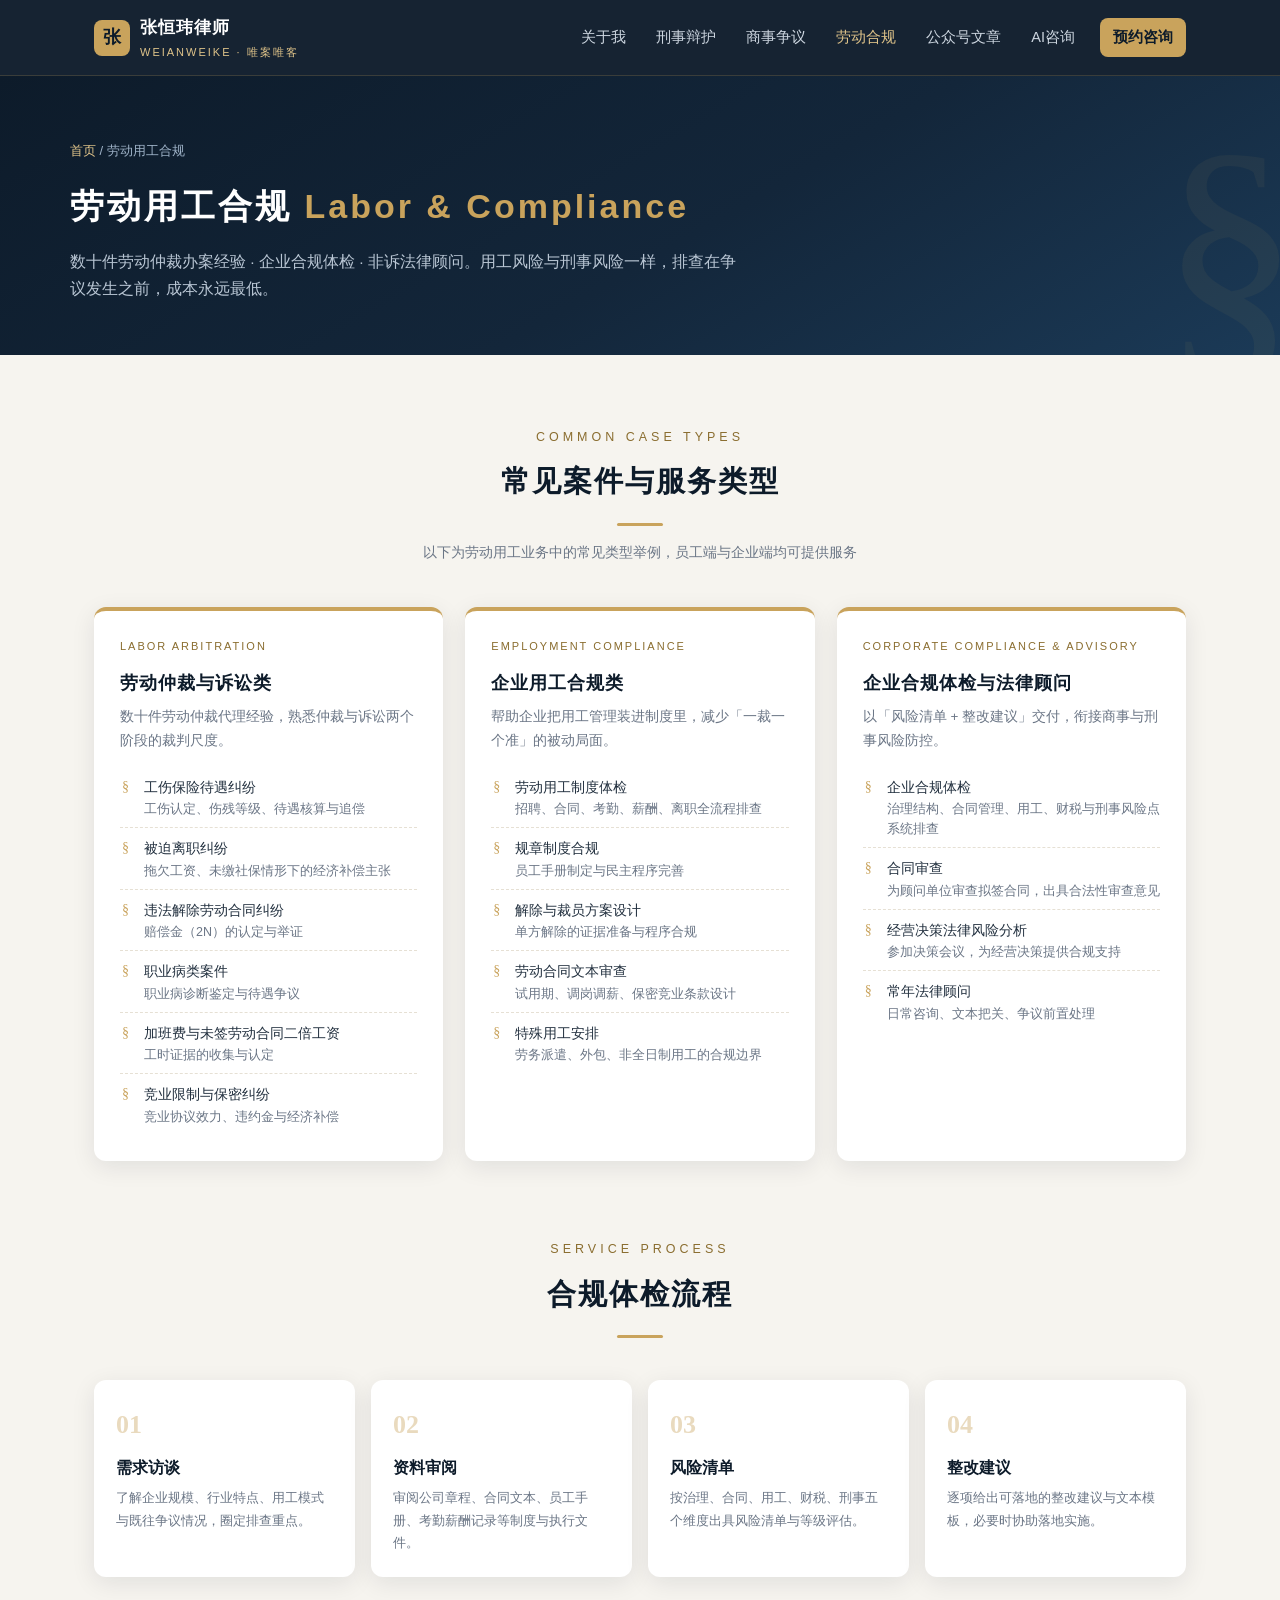
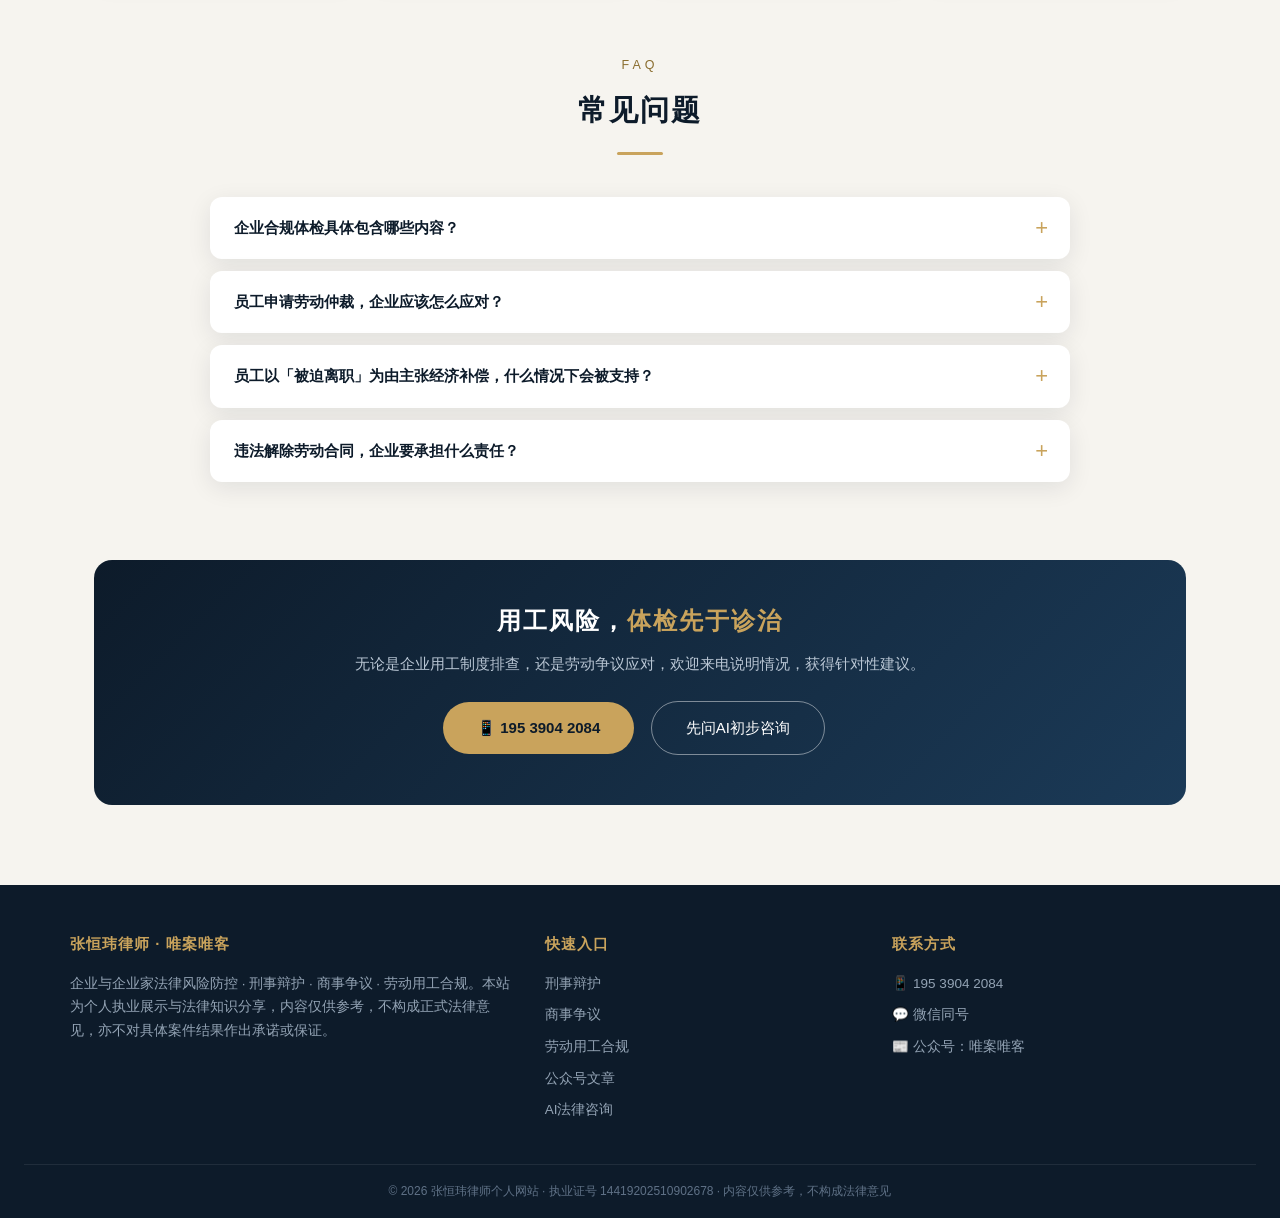
<file: labor.html>
<!DOCTYPE html>
<html lang="zh-CN">
<head>
<meta charset="UTF-8">
<meta name="viewport" content="width=device-width, initial-scale=1.0">
<title>劳动用工合规 | 张恒玮律师 · 企业合规体检</title>
<meta name="description" content="张恒玮律师劳动用工合规业务：劳动仲裁代理（工伤保险待遇、被迫离职、违法解除、职业病）、企业用工制度体检、规章制度合规、企业合规体检与非诉法律顾问。">
<link rel="stylesheet" href="site.css">
</head>
<body>

<nav>
  <div class="nav-inner">
    <a class="brand" href="index.html">
      <span class="seal">张</span>
      <span class="name">张恒玮律师<small>WEIANWEIKE · 唯案唯客</small></span>
    </a>
    <button class="nav-toggle" onclick="document.getElementById('navlinks').classList.toggle('open')">☰</button>
    <div class="nav-links" id="navlinks">
      <a href="index.html#about">关于我</a>
      <a href="criminal.html">刑事辩护</a>
      <a href="commercial.html">商事争议</a>
      <a href="labor.html" style="color:var(--gold-light);">劳动合规</a>
      <a href="articles.html">公众号文章</a>
      <a href="index.html#ai-consult">AI咨询</a>
      <a class="cta" href="index.html#contact">预约咨询</a>
    </div>
  </div>
</nav>

<header class="page-hero">
  <div class="page-hero-inner">
    <div class="crumb"><a href="index.html">首页</a> / 劳动用工合规</div>
    <h1>劳动用工合规 <span>Labor & Compliance</span></h1>
    <p>数十件劳动仲裁办案经验 · 企业合规体检 · 非诉法律顾问。用工风险与刑事风险一样，排查在争议发生之前，成本永远最低。</p>
  </div>
</header>

<section>
  <p class="kicker">Common Case Types</p>
  <h2 class="sec-title">常见案件与服务类型</h2>
  <p class="sec-sub">以下为劳动用工业务中的常见类型举例，员工端与企业端均可提供服务</p>
  <div class="cat-grid">
    <div class="cat-card">
      <div class="cat-en">Labor Arbitration</div>
      <h3>劳动仲裁与诉讼类</h3>
      <p class="desc">数十件劳动仲裁代理经验，熟悉仲裁与诉讼两个阶段的裁判尺度。</p>
      <ul>
        <li>工伤保险待遇纠纷<small>工伤认定、伤残等级、待遇核算与追偿</small></li>
        <li>被迫离职纠纷<small>拖欠工资、未缴社保情形下的经济补偿主张</small></li>
        <li>违法解除劳动合同纠纷<small>赔偿金（2N）的认定与举证</small></li>
        <li>职业病类案件<small>职业病诊断鉴定与待遇争议</small></li>
        <li>加班费与未签劳动合同二倍工资<small>工时证据的收集与认定</small></li>
        <li>竞业限制与保密纠纷<small>竞业协议效力、违约金与经济补偿</small></li>
      </ul>
    </div>
    <div class="cat-card">
      <div class="cat-en">Employment Compliance</div>
      <h3>企业用工合规类</h3>
      <p class="desc">帮助企业把用工管理装进制度里，减少「一裁一个准」的被动局面。</p>
      <ul>
        <li>劳动用工制度体检<small>招聘、合同、考勤、薪酬、离职全流程排查</small></li>
        <li>规章制度合规<small>员工手册制定与民主程序完善</small></li>
        <li>解除与裁员方案设计<small>单方解除的证据准备与程序合规</small></li>
        <li>劳动合同文本审查<small>试用期、调岗调薪、保密竞业条款设计</small></li>
        <li>特殊用工安排<small>劳务派遣、外包、非全日制用工的合规边界</small></li>
      </ul>
    </div>
    <div class="cat-card">
      <div class="cat-en">Corporate Compliance & Advisory</div>
      <h3>企业合规体检与法律顾问</h3>
      <p class="desc">以「风险清单 + 整改建议」交付，衔接商事与刑事风险防控。</p>
      <ul>
        <li>企业合规体检<small>治理结构、合同管理、用工、财税与刑事风险点系统排查</small></li>
        <li>合同审查<small>为顾问单位审查拟签合同，出具合法性审查意见</small></li>
        <li>经营决策法律风险分析<small>参加决策会议，为经营决策提供合规支持</small></li>
        <li>常年法律顾问<small>日常咨询、文本把关、争议前置处理</small></li>
      </ul>
    </div>
  </div>
</section>

<section>
  <p class="kicker">Service Process</p>
  <h2 class="sec-title">合规体检流程</h2>
  <p class="sec-sub"></p>
  <div class="flow">
    <div class="flow-step"><h4>需求访谈</h4><p>了解企业规模、行业特点、用工模式与既往争议情况，圈定排查重点。</p></div>
    <div class="flow-step"><h4>资料审阅</h4><p>审阅公司章程、合同文本、员工手册、考勤薪酬记录等制度与执行文件。</p></div>
    <div class="flow-step"><h4>风险清单</h4><p>按治理、合同、用工、财税、刑事五个维度出具风险清单与等级评估。</p></div>
    <div class="flow-step"><h4>整改建议</h4><p>逐项给出可落地的整改建议与文本模板，必要时协助落地实施。</p></div>
  </div>
</section>

<section>
  <p class="kicker">FAQ</p>
  <h2 class="sec-title">常见问题</h2>
  <p class="sec-sub"></p>
  <div class="faq-list">
    <details>
      <summary>企业合规体检具体包含哪些内容？</summary>
      <p class="faq-a">一般包括公司治理结构、合同管理、用工合规、财税合规、刑事风险点排查等方面的系统梳理，出具风险清单与整改建议。</p>
    </details>
    <details>
      <summary>员工申请劳动仲裁，企业应该怎么应对？</summary>
      <p class="faq-a">先梳理劳动合同、考勤、工资发放、解除通知等证据链，评估各项请求的支持概率，再决定应诉、和解或调解策略。仲裁阶段的证据组织直接影响后续诉讼，建议尽早委托律师介入。</p>
    </details>
    <details>
      <summary>员工以「被迫离职」为由主张经济补偿，什么情况下会被支持？</summary>
      <p class="faq-a">用人单位存在未及时足额支付劳动报酬、未依法缴纳社保、未提供劳动条件等法定情形时，员工解除合同可主张经济补偿（N）。争议焦点通常在于事实是否成立及解除理由是否明确，需结合证据具体判断。</p>
    </details>
    <details>
      <summary>违法解除劳动合同，企业要承担什么责任？</summary>
      <p class="faq-a">被认定违法解除的，员工可选择要求继续履行劳动合同，或主张赔偿金（经济补偿标准的二倍，即2N）。解除前的制度依据、事实证据与程序（如通知工会）任一环节缺失都可能导致败诉，解除方案宜先经法律审查。</p>
    </details>
  </div>
</section>

<div class="cta-band">
  <div class="cta-band-inner">
    <h3>用工风险，<span>体检先于诊治</span></h3>
    <p>无论是企业用工制度排查，还是劳动争议应对，欢迎来电说明情况，获得针对性建议。</p>
    <a class="btn btn-gold" href="tel:19539042084">📱 195 3904 2084</a>
    <a class="btn btn-ghost" href="index.html#ai-consult">先问AI初步咨询</a>
  </div>
</div>

<div class="footer">
  <div class="footer-inner">
    <div>
      <h4>张恒玮律师 · 唯案唯客</h4>
      <p>企业与企业家法律风险防控 · 刑事辩护 · 商事争议 · 劳动用工合规。本站为个人执业展示与法律知识分享，内容仅供参考，不构成正式法律意见，亦不对具体案件结果作出承诺或保证。</p>
    </div>
    <div>
      <h4>快速入口</h4>
      <a href="criminal.html">刑事辩护</a>
      <a href="commercial.html">商事争议</a>
      <a href="labor.html">劳动用工合规</a>
      <a href="articles.html">公众号文章</a>
      <a href="index.html#ai-consult">AI法律咨询</a>
    </div>
    <div>
      <h4>联系方式</h4>
      <a href="tel:19539042084">📱 195 3904 2084</a>
      <p>💬 微信同号</p>
      <p>📰 公众号：唯案唯客</p>
    </div>
  </div>
  <div class="footer-bar">© 2026 张恒玮律师个人网站 · 执业证号 14419202510902678 · 内容仅供参考，不构成法律意见</div>
</div>

</body>
</html>
</file>
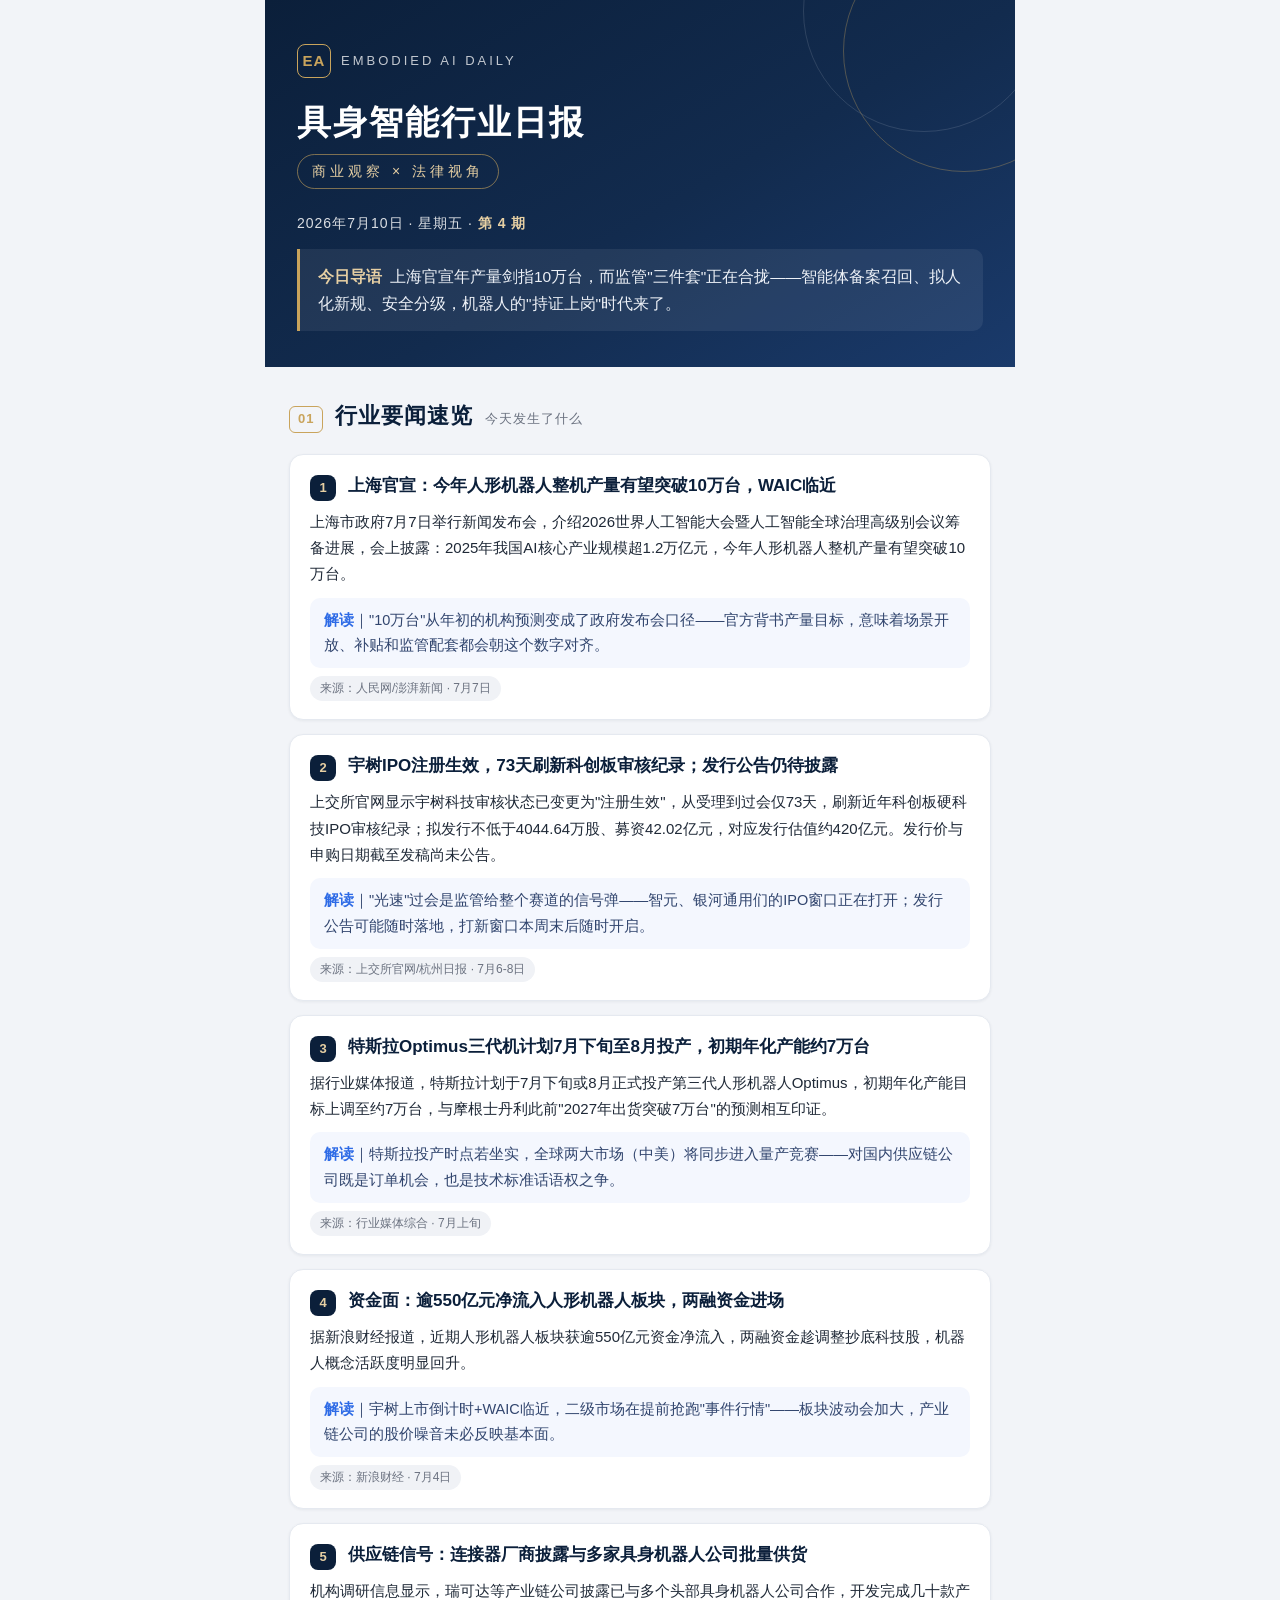
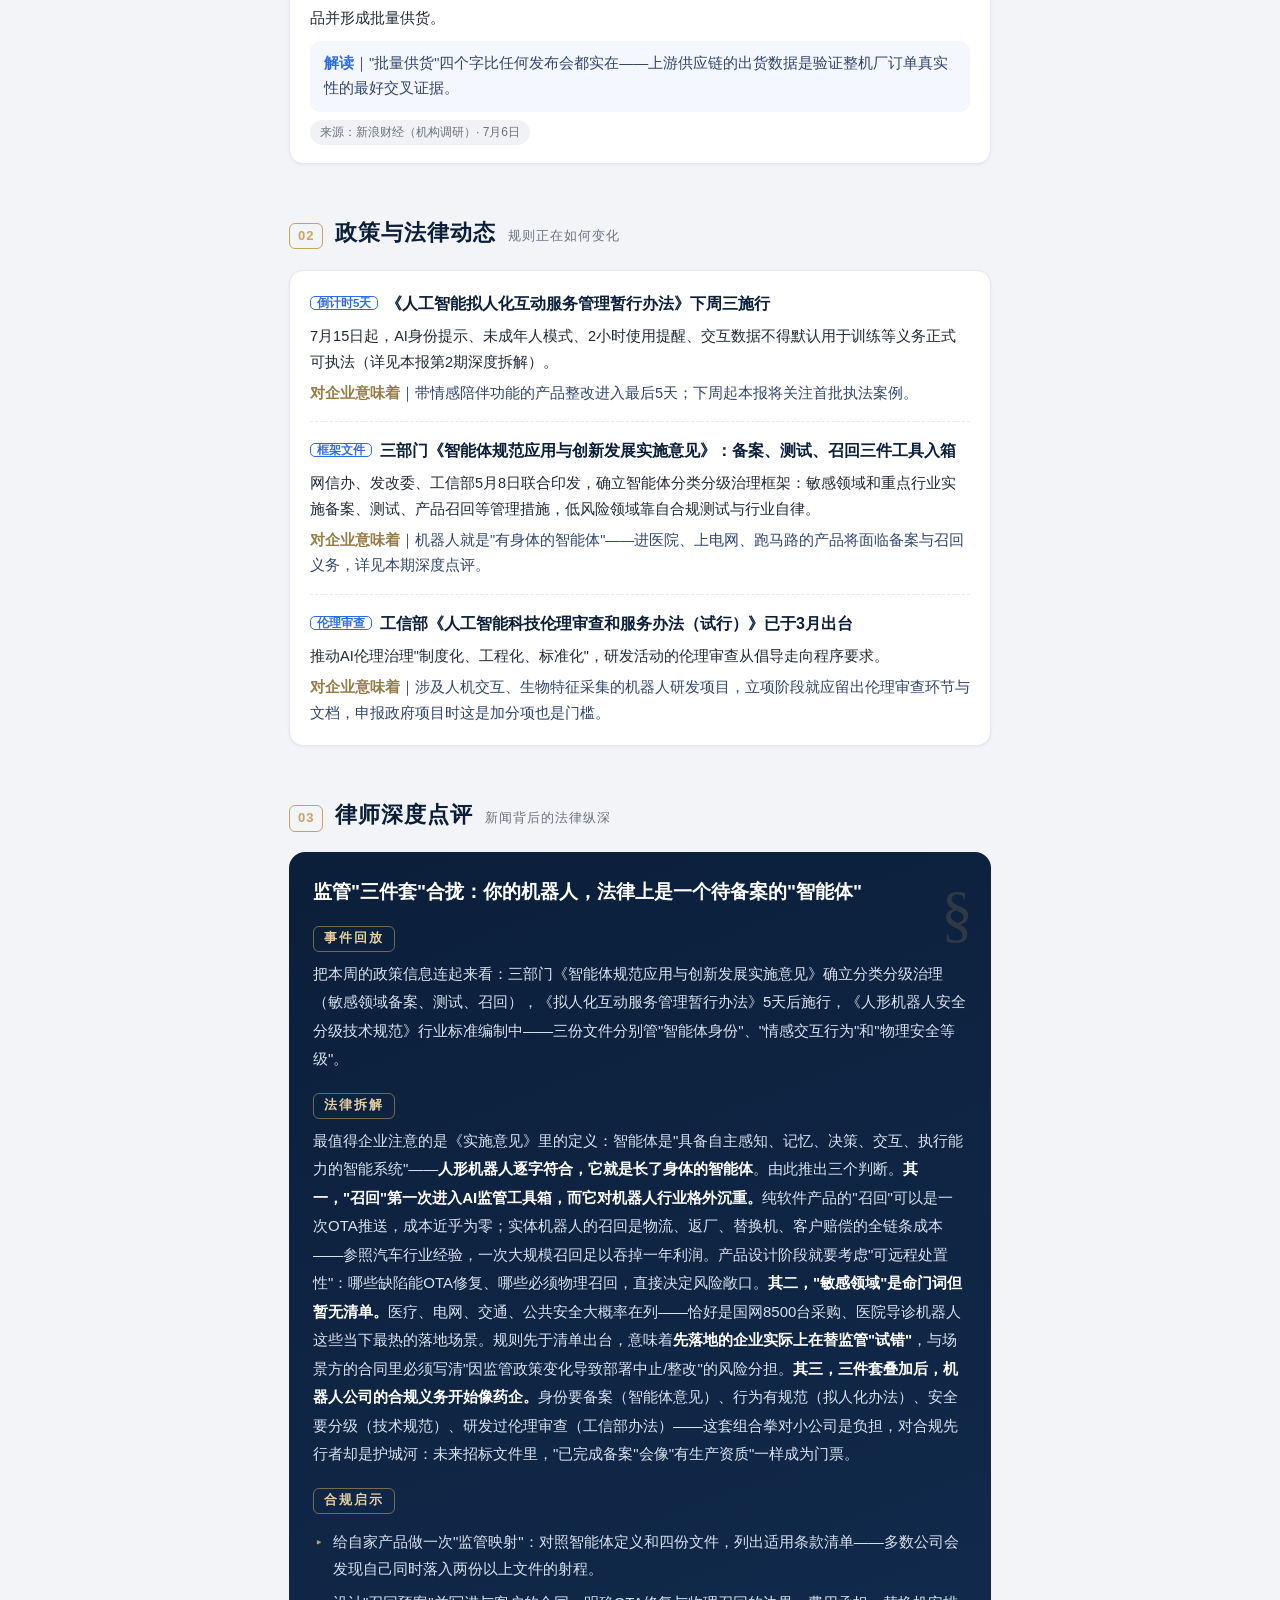
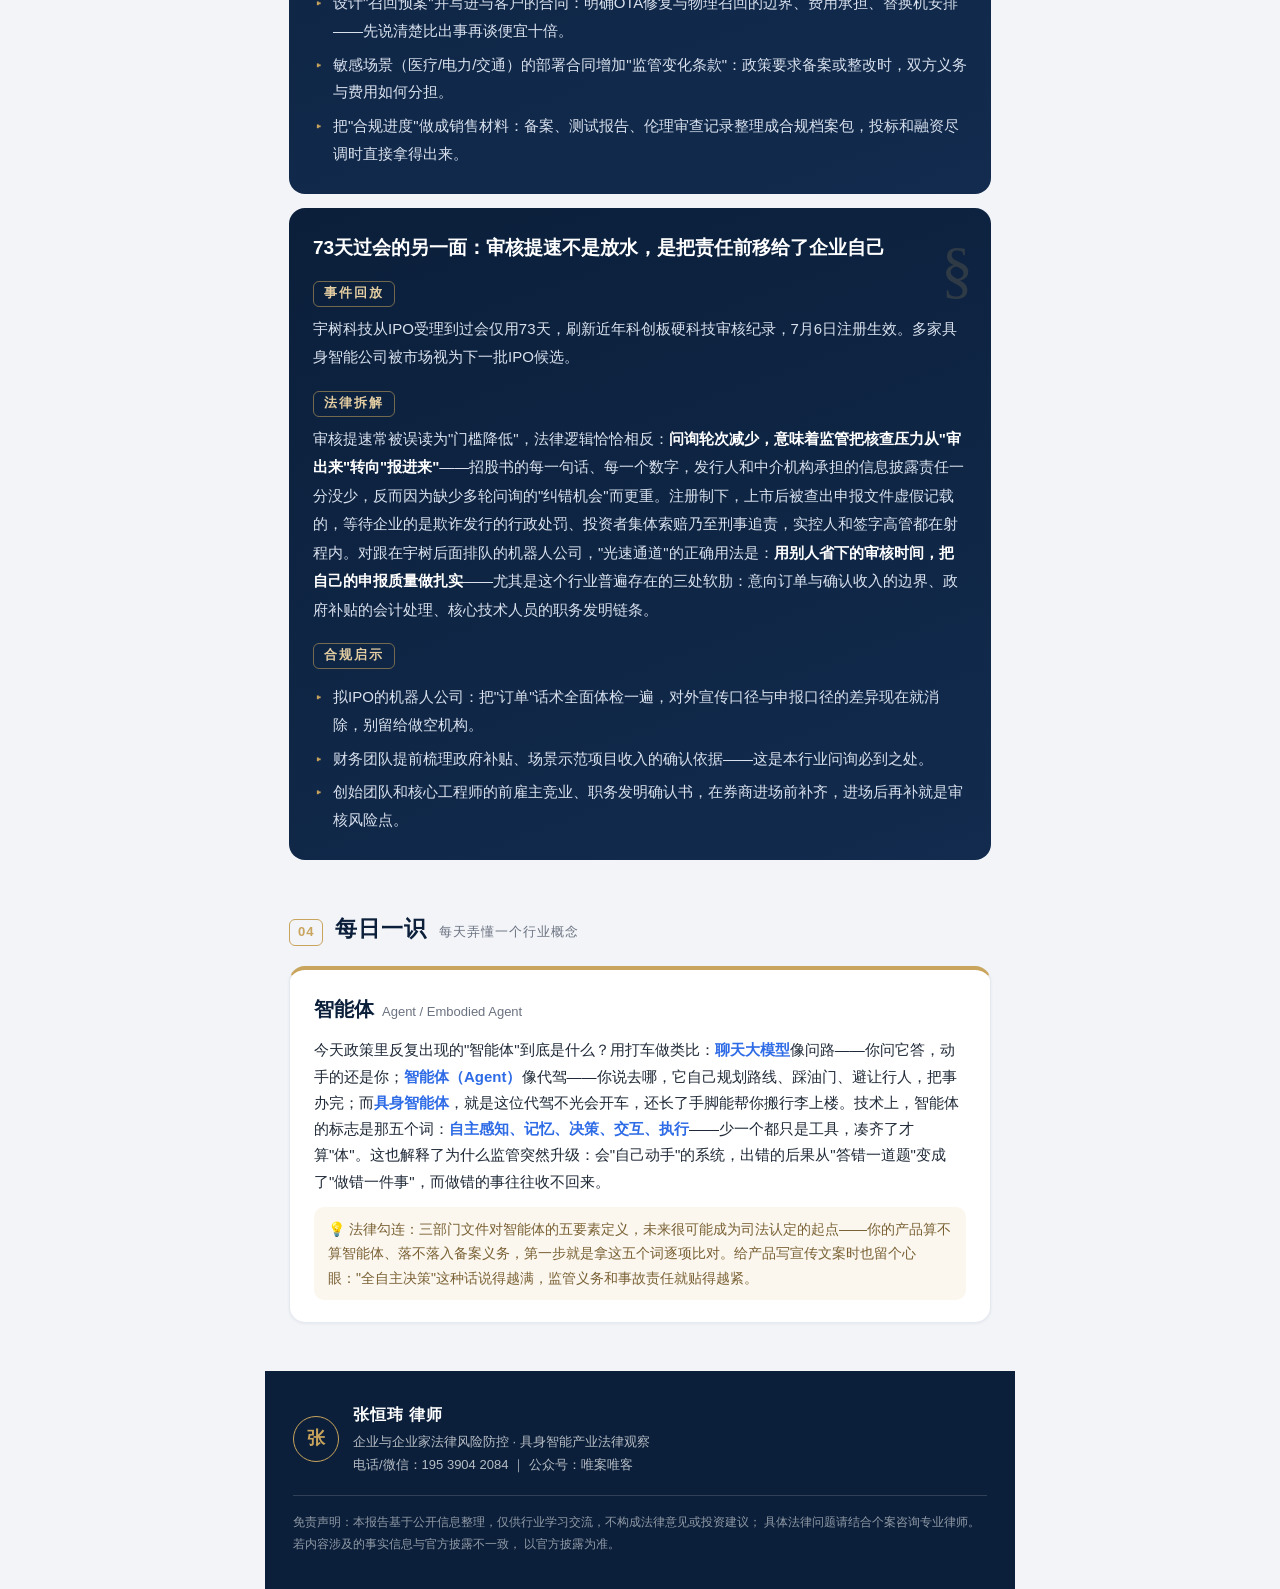
<file: 具身智能行业日报_20260710.html>
<!DOCTYPE html>
<html lang="zh-CN">
<head>
<meta charset="UTF-8">
<meta name="viewport" content="width=device-width, initial-scale=1.0">
<title>具身智能行业日报·20260710</title>
<style>
  :root{
    --navy:#0B1F3A;
    --navy2:#122B4E;
    --blue:#2E6BE6;
    --gold:#C9A45C;
    --gold-light:#E6CFA3;
    --bg:#F2F4F8;
    --card:#FFFFFF;
    --text:#1F2937;
    --muted:#6B7280;
    --line:#E5E9F0;
  }
  *{margin:0;padding:0;box-sizing:border-box;}
  body{
    background:var(--bg);
    font-family:-apple-system,"PingFang SC","Microsoft YaHei","Source Han Sans SC",sans-serif;
    color:var(--text);
    line-height:1.75;
    -webkit-font-smoothing:antialiased;
  }
  .page{max-width:750px;margin:0 auto;background:var(--bg);}

  .masthead{
    background:linear-gradient(150deg,var(--navy) 0%,var(--navy2) 55%,#1A3A6B 100%);
    color:#fff;padding:44px 32px 36px;position:relative;overflow:hidden;
  }
  .masthead::after{
    content:"";position:absolute;right:-70px;top:-70px;width:240px;height:240px;
    border:1px solid rgba(201,164,92,.35);border-radius:50%;
  }
  .masthead::before{
    content:"";position:absolute;right:-30px;top:-110px;width:240px;height:240px;
    border:1px solid rgba(255,255,255,.12);border-radius:50%;
  }
  .brand-row{display:flex;align-items:center;gap:10px;margin-bottom:22px;}
  .brand-mark{
    width:34px;height:34px;border:1.5px solid var(--gold);border-radius:8px;
    display:flex;align-items:center;justify-content:center;
    color:var(--gold);font-weight:700;font-size:15px;letter-spacing:1px;
  }
  .brand-name{font-size:13px;letter-spacing:3px;color:rgba(255,255,255,.75);}
  h1.title{font-size:34px;font-weight:800;letter-spacing:2px;line-height:1.3;}
  .subtitle{
    display:inline-block;margin-top:10px;padding:4px 14px;
    border:1px solid rgba(201,164,92,.6);border-radius:999px;
    color:var(--gold-light);font-size:14px;letter-spacing:4px;
  }
  .dateline{margin-top:22px;font-size:14px;color:rgba(255,255,255,.85);letter-spacing:1px;}
  .dateline b{color:var(--gold-light);font-weight:600;}
  .lede{
    margin-top:14px;padding:14px 18px;background:rgba(255,255,255,.07);
    border-left:3px solid var(--gold);border-radius:0 10px 10px 0;
    font-size:15.5px;color:#EDF1F7;
  }
  .lede .lede-tag{color:var(--gold-light);font-weight:700;margin-right:8px;}

  .section{padding:30px 24px 6px;}
  .sec-head{display:flex;align-items:baseline;gap:12px;margin-bottom:18px;}
  .sec-num{
    font-size:13px;font-weight:800;color:var(--gold);
    border:1px solid var(--gold);border-radius:6px;padding:1px 8px;letter-spacing:1px;
  }
  .sec-title{font-size:22px;font-weight:800;color:var(--navy);letter-spacing:1px;}
  .sec-sub{font-size:12.5px;color:var(--muted);letter-spacing:1px;}

  .news-card{
    background:var(--card);border-radius:14px;padding:18px 20px;margin-bottom:14px;
    box-shadow:0 1px 3px rgba(11,31,58,.06);border:1px solid var(--line);
  }
  .news-head{display:flex;gap:12px;align-items:flex-start;}
  .news-idx{
    flex:none;width:26px;height:26px;border-radius:8px;background:var(--navy);
    color:var(--gold-light);font-size:13px;font-weight:700;
    display:flex;align-items:center;justify-content:center;margin-top:2px;
  }
  .news-title{font-size:17px;font-weight:700;color:var(--navy);line-height:1.5;}
  .news-body{margin-top:8px;font-size:15px;color:var(--text);}
  .news-read{
    margin-top:10px;padding:10px 14px;background:#F4F7FE;border-radius:10px;
    font-size:14.5px;color:#31456E;
  }
  .news-read b{color:var(--blue);}
  .src{
    display:inline-block;margin-top:8px;font-size:12px;color:var(--muted);
    background:#F0F2F6;border-radius:999px;padding:2px 10px;
  }

  .policy-card{
    background:var(--card);border-radius:14px;padding:4px 20px;margin-bottom:14px;
    border:1px solid var(--line);box-shadow:0 1px 3px rgba(11,31,58,.06);
  }
  .policy-item{padding:15px 0;border-bottom:1px dashed var(--line);}
  .policy-item:last-child{border-bottom:none;}
  .policy-name{font-size:16px;font-weight:700;color:var(--navy);}
  .policy-name .badge{
    font-size:11.5px;font-weight:600;color:var(--blue);border:1px solid var(--blue);
    border-radius:5px;padding:0 6px;margin-right:8px;vertical-align:2px;
  }
  .policy-body{margin-top:6px;font-size:14.5px;}
  .policy-mean{margin-top:6px;font-size:14.5px;color:#31456E;}
  .policy-mean b{color:var(--gold);filter:brightness(.75);}

  .deep-card{
    background:linear-gradient(160deg,var(--navy) 0%,var(--navy2) 100%);
    border-radius:16px;padding:26px 24px;margin-bottom:14px;color:#E8EDF5;
    position:relative;overflow:hidden;
  }
  .deep-card::after{
    content:"§";position:absolute;right:18px;top:6px;font-size:64px;
    color:rgba(201,164,92,.18);font-family:Georgia,serif;
  }
  .deep-title{font-size:19px;font-weight:800;color:#fff;line-height:1.5;padding-right:40px;}
  .deep-block{margin-top:16px;}
  .deep-label{
    display:inline-block;font-size:12.5px;font-weight:700;letter-spacing:2px;
    color:var(--gold-light);border:1px solid rgba(201,164,92,.55);
    border-radius:6px;padding:1px 10px;margin-bottom:8px;
  }
  .deep-text{font-size:15px;line-height:1.9;color:#D9E1EE;}
  .deep-text b{color:#fff;}
  .deep-tips{margin-top:6px;}
  .deep-tips li{
    list-style:none;font-size:15px;line-height:1.85;color:#D9E1EE;
    padding-left:20px;position:relative;margin-top:6px;
  }
  .deep-tips li::before{content:"▸";position:absolute;left:2px;color:var(--gold);}

  .know-card{
    background:var(--card);border:1px solid var(--line);border-radius:16px;
    padding:22px 24px;margin-bottom:14px;box-shadow:0 1px 3px rgba(11,31,58,.06);
    border-top:4px solid var(--gold);
  }
  .know-term{font-size:20px;font-weight:800;color:var(--navy);}
  .know-en{font-size:13px;color:var(--muted);margin-left:8px;font-weight:400;}
  .know-body{margin-top:10px;font-size:15px;}
  .know-body b{color:var(--blue);}
  .know-hook{
    margin-top:12px;padding:10px 14px;background:#FBF7EF;border-radius:10px;
    font-size:14px;color:#7A6134;
  }

  .footer{background:var(--navy);color:rgba(255,255,255,.85);padding:30px 28px 34px;margin-top:28px;}
  .card-line{display:flex;align-items:center;gap:14px;}
  .card-avatar{
    flex:none;width:46px;height:46px;border-radius:50%;
    border:1.5px solid var(--gold);display:flex;align-items:center;justify-content:center;
    color:var(--gold);font-size:18px;font-weight:700;
  }
  .card-name{font-size:16px;font-weight:700;color:#fff;letter-spacing:1px;}
  .card-info{font-size:13px;color:rgba(255,255,255,.7);margin-top:2px;}
  .disclaim{
    margin-top:18px;padding-top:16px;border-top:1px solid rgba(255,255,255,.15);
    font-size:12px;line-height:1.8;color:rgba(255,255,255,.55);
  }
</style>
</head>
<body>
<div class="page">

  <header class="masthead">
    <div class="brand-row">
      <div class="brand-mark">EA</div>
      <div class="brand-name">EMBODIED AI DAILY</div>
    </div>
    <h1 class="title">具身智能行业日报</h1>
    <div class="subtitle">商业观察 × 法律视角</div>
    <div class="dateline">2026年7月10日 · 星期五 · <b>第 4 期</b></div>
    <div class="lede"><span class="lede-tag">今日导语</span>上海官宣年产量剑指10万台，而监管"三件套"正在合拢——智能体备案召回、拟人化新规、安全分级，机器人的"持证上岗"时代来了。</div>
  </header>

  <section class="section">
    <div class="sec-head">
      <span class="sec-num">01</span>
      <span class="sec-title">行业要闻速览</span>
      <span class="sec-sub">今天发生了什么</span>
    </div>

    <div class="news-card">
      <div class="news-head">
        <div class="news-idx">1</div>
        <div class="news-title">上海官宣：今年人形机器人整机产量有望突破10万台，WAIC临近</div>
      </div>
      <div class="news-body">上海市政府7月7日举行新闻发布会，介绍2026世界人工智能大会暨人工智能全球治理高级别会议筹备进展，会上披露：2025年我国AI核心产业规模超1.2万亿元，今年人形机器人整机产量有望突破10万台。</div>
      <div class="news-read"><b>解读</b>｜"10万台"从年初的机构预测变成了政府发布会口径——官方背书产量目标，意味着场景开放、补贴和监管配套都会朝这个数字对齐。</div>
      <span class="src">来源：人民网/澎湃新闻 · 7月7日</span>
    </div>

    <div class="news-card">
      <div class="news-head">
        <div class="news-idx">2</div>
        <div class="news-title">宇树IPO注册生效，73天刷新科创板审核纪录；发行公告仍待披露</div>
      </div>
      <div class="news-body">上交所官网显示宇树科技审核状态已变更为"注册生效"，从受理到过会仅73天，刷新近年科创板硬科技IPO审核纪录；拟发行不低于4044.64万股、募资42.02亿元，对应发行估值约420亿元。发行价与申购日期截至发稿尚未公告。</div>
      <div class="news-read"><b>解读</b>｜"光速"过会是监管给整个赛道的信号弹——智元、银河通用们的IPO窗口正在打开；发行公告可能随时落地，打新窗口本周末后随时开启。</div>
      <span class="src">来源：上交所官网/杭州日报 · 7月6-8日</span>
    </div>

    <div class="news-card">
      <div class="news-head">
        <div class="news-idx">3</div>
        <div class="news-title">特斯拉Optimus三代机计划7月下旬至8月投产，初期年化产能约7万台</div>
      </div>
      <div class="news-body">据行业媒体报道，特斯拉计划于7月下旬或8月正式投产第三代人形机器人Optimus，初期年化产能目标上调至约7万台，与摩根士丹利此前"2027年出货突破7万台"的预测相互印证。</div>
      <div class="news-read"><b>解读</b>｜特斯拉投产时点若坐实，全球两大市场（中美）将同步进入量产竞赛——对国内供应链公司既是订单机会，也是技术标准话语权之争。</div>
      <span class="src">来源：行业媒体综合 · 7月上旬</span>
    </div>

    <div class="news-card">
      <div class="news-head">
        <div class="news-idx">4</div>
        <div class="news-title">资金面：逾550亿元净流入人形机器人板块，两融资金进场</div>
      </div>
      <div class="news-body">据新浪财经报道，近期人形机器人板块获逾550亿元资金净流入，两融资金趁调整抄底科技股，机器人概念活跃度明显回升。</div>
      <div class="news-read"><b>解读</b>｜宇树上市倒计时+WAIC临近，二级市场在提前抢跑"事件行情"——板块波动会加大，产业链公司的股价噪音未必反映基本面。</div>
      <span class="src">来源：新浪财经 · 7月4日</span>
    </div>

    <div class="news-card">
      <div class="news-head">
        <div class="news-idx">5</div>
        <div class="news-title">供应链信号：连接器厂商披露与多家具身机器人公司批量供货</div>
      </div>
      <div class="news-body">机构调研信息显示，瑞可达等产业链公司披露已与多个头部具身机器人公司合作，开发完成几十款产品并形成批量供货。</div>
      <div class="news-read"><b>解读</b>｜"批量供货"四个字比任何发布会都实在——上游供应链的出货数据是验证整机厂订单真实性的最好交叉证据。</div>
      <span class="src">来源：新浪财经（机构调研）· 7月6日</span>
    </div>
  </section>

  <section class="section">
    <div class="sec-head">
      <span class="sec-num">02</span>
      <span class="sec-title">政策与法律动态</span>
      <span class="sec-sub">规则正在如何变化</span>
    </div>
    <div class="policy-card">
      <div class="policy-item">
        <div class="policy-name"><span class="badge">倒计时5天</span>《人工智能拟人化互动服务管理暂行办法》下周三施行</div>
        <div class="policy-body">7月15日起，AI身份提示、未成年人模式、2小时使用提醒、交互数据不得默认用于训练等义务正式可执法（详见本报第2期深度拆解）。</div>
        <div class="policy-mean"><b>对企业意味着</b>｜带情感陪伴功能的产品整改进入最后5天；下周起本报将关注首批执法案例。</div>
      </div>
      <div class="policy-item">
        <div class="policy-name"><span class="badge">框架文件</span>三部门《智能体规范应用与创新发展实施意见》：备案、测试、召回三件工具入箱</div>
        <div class="policy-body">网信办、发改委、工信部5月8日联合印发，确立智能体分类分级治理框架：敏感领域和重点行业实施备案、测试、产品召回等管理措施，低风险领域靠自合规测试与行业自律。</div>
        <div class="policy-mean"><b>对企业意味着</b>｜机器人就是"有身体的智能体"——进医院、上电网、跑马路的产品将面临备案与召回义务，详见本期深度点评。</div>
      </div>
      <div class="policy-item">
        <div class="policy-name"><span class="badge">伦理审查</span>工信部《人工智能科技伦理审查和服务办法（试行）》已于3月出台</div>
        <div class="policy-body">推动AI伦理治理"制度化、工程化、标准化"，研发活动的伦理审查从倡导走向程序要求。</div>
        <div class="policy-mean"><b>对企业意味着</b>｜涉及人机交互、生物特征采集的机器人研发项目，立项阶段就应留出伦理审查环节与文档，申报政府项目时这是加分项也是门槛。</div>
      </div>
    </div>
  </section>

  <section class="section">
    <div class="sec-head">
      <span class="sec-num">03</span>
      <span class="sec-title">律师深度点评</span>
      <span class="sec-sub">新闻背后的法律纵深</span>
    </div>

    <div class="deep-card">
      <div class="deep-title">监管"三件套"合拢：你的机器人，法律上是一个待备案的"智能体"</div>
      <div class="deep-block">
        <span class="deep-label">事件回放</span>
        <div class="deep-text">把本周的政策信息连起来看：三部门《智能体规范应用与创新发展实施意见》确立分类分级治理（敏感领域备案、测试、召回），《拟人化互动服务管理暂行办法》5天后施行，《人形机器人安全分级技术规范》行业标准编制中——三份文件分别管"智能体身份"、"情感交互行为"和"物理安全等级"。</div>
      </div>
      <div class="deep-block">
        <span class="deep-label">法律拆解</span>
        <div class="deep-text">最值得企业注意的是《实施意见》里的定义：智能体是"具备自主感知、记忆、决策、交互、执行能力的智能系统"——<b>人形机器人逐字符合，它就是长了身体的智能体</b>。由此推出三个判断。<b>其一，"召回"第一次进入AI监管工具箱，而它对机器人行业格外沉重。</b>纯软件产品的"召回"可以是一次OTA推送，成本近乎为零；实体机器人的召回是物流、返厂、替换机、客户赔偿的全链条成本——参照汽车行业经验，一次大规模召回足以吞掉一年利润。产品设计阶段就要考虑"可远程处置性"：哪些缺陷能OTA修复、哪些必须物理召回，直接决定风险敞口。<b>其二，"敏感领域"是命门词但暂无清单。</b>医疗、电网、交通、公共安全大概率在列——恰好是国网8500台采购、医院导诊机器人这些当下最热的落地场景。规则先于清单出台，意味着<b>先落地的企业实际上在替监管"试错"</b>，与场景方的合同里必须写清"因监管政策变化导致部署中止/整改"的风险分担。<b>其三，三件套叠加后，机器人公司的合规义务开始像药企。</b>身份要备案（智能体意见）、行为有规范（拟人化办法）、安全要分级（技术规范）、研发过伦理审查（工信部办法）——这套组合拳对小公司是负担，对合规先行者却是护城河：未来招标文件里，"已完成备案"会像"有生产资质"一样成为门票。</div>
      </div>
      <div class="deep-block">
        <span class="deep-label">合规启示</span>
        <ul class="deep-tips">
          <li>给自家产品做一次"监管映射"：对照智能体定义和四份文件，列出适用条款清单——多数公司会发现自己同时落入两份以上文件的射程。</li>
          <li>设计"召回预案"并写进与客户的合同：明确OTA修复与物理召回的边界、费用承担、替换机安排——先说清楚比出事再谈便宜十倍。</li>
          <li>敏感场景（医疗/电力/交通）的部署合同增加"监管变化条款"：政策要求备案或整改时，双方义务与费用如何分担。</li>
          <li>把"合规进度"做成销售材料：备案、测试报告、伦理审查记录整理成合规档案包，投标和融资尽调时直接拿得出来。</li>
        </ul>
      </div>
    </div>

    <div class="deep-card">
      <div class="deep-title">73天过会的另一面：审核提速不是放水，是把责任前移给了企业自己</div>
      <div class="deep-block">
        <span class="deep-label">事件回放</span>
        <div class="deep-text">宇树科技从IPO受理到过会仅用73天，刷新近年科创板硬科技审核纪录，7月6日注册生效。多家具身智能公司被市场视为下一批IPO候选。</div>
      </div>
      <div class="deep-block">
        <span class="deep-label">法律拆解</span>
        <div class="deep-text">审核提速常被误读为"门槛降低"，法律逻辑恰恰相反：<b>问询轮次减少，意味着监管把核查压力从"审出来"转向"报进来"</b>——招股书的每一句话、每一个数字，发行人和中介机构承担的信息披露责任一分没少，反而因为缺少多轮问询的"纠错机会"而更重。注册制下，上市后被查出申报文件虚假记载的，等待企业的是欺诈发行的行政处罚、投资者集体索赔乃至刑事追责，实控人和签字高管都在射程内。对跟在宇树后面排队的机器人公司，"光速通道"的正确用法是：<b>用别人省下的审核时间，把自己的申报质量做扎实</b>——尤其是这个行业普遍存在的三处软肋：意向订单与确认收入的边界、政府补贴的会计处理、核心技术人员的职务发明链条。</div>
      </div>
      <div class="deep-block">
        <span class="deep-label">合规启示</span>
        <ul class="deep-tips">
          <li>拟IPO的机器人公司：把"订单"话术全面体检一遍，对外宣传口径与申报口径的差异现在就消除，别留给做空机构。</li>
          <li>财务团队提前梳理政府补贴、场景示范项目收入的确认依据——这是本行业问询必到之处。</li>
          <li>创始团队和核心工程师的前雇主竞业、职务发明确认书，在券商进场前补齐，进场后再补就是审核风险点。</li>
        </ul>
      </div>
    </div>
  </section>

  <section class="section">
    <div class="sec-head">
      <span class="sec-num">04</span>
      <span class="sec-title">每日一识</span>
      <span class="sec-sub">每天弄懂一个行业概念</span>
    </div>
    <div class="know-card">
      <div class="know-term">智能体<span class="know-en">Agent / Embodied Agent</span></div>
      <div class="know-body">今天政策里反复出现的"智能体"到底是什么？用打车做类比：<b>聊天大模型</b>像问路——你问它答，动手的还是你；<b>智能体（Agent）</b>像代驾——你说去哪，它自己规划路线、踩油门、避让行人，把事办完；而<b>具身智能体</b>，就是这位代驾不光会开车，还长了手脚能帮你搬行李上楼。技术上，智能体的标志是那五个词：<b>自主感知、记忆、决策、交互、执行</b>——少一个都只是工具，凑齐了才算"体"。这也解释了为什么监管突然升级：会"自己动手"的系统，出错的后果从"答错一道题"变成了"做错一件事"，而做错的事往往收不回来。</div>
      <div class="know-hook">💡 法律勾连：三部门文件对智能体的五要素定义，未来很可能成为司法认定的起点——你的产品算不算智能体、落不落入备案义务，第一步就是拿这五个词逐项比对。给产品写宣传文案时也留个心眼："全自主决策"这种话说得越满，监管义务和事故责任就贴得越紧。</div>
    </div>
  </section>

  <footer class="footer">
    <div class="card-line">
      <div class="card-avatar">张</div>
      <div>
        <div class="card-name">张恒玮 律师</div>
        <div class="card-info">企业与企业家法律风险防控 · 具身智能产业法律观察<br>电话/微信：195 3904 2084 ｜ 公众号：唯案唯客</div>
      </div>
    </div>
    <div class="disclaim">
      免责声明：本报告基于公开信息整理，仅供行业学习交流，不构成法律意见或投资建议；
      具体法律问题请结合个案咨询专业律师。若内容涉及的事实信息与官方披露不一致，
      以官方披露为准。
    </div>
  </footer>

</div>
</body>
</html>
</file>
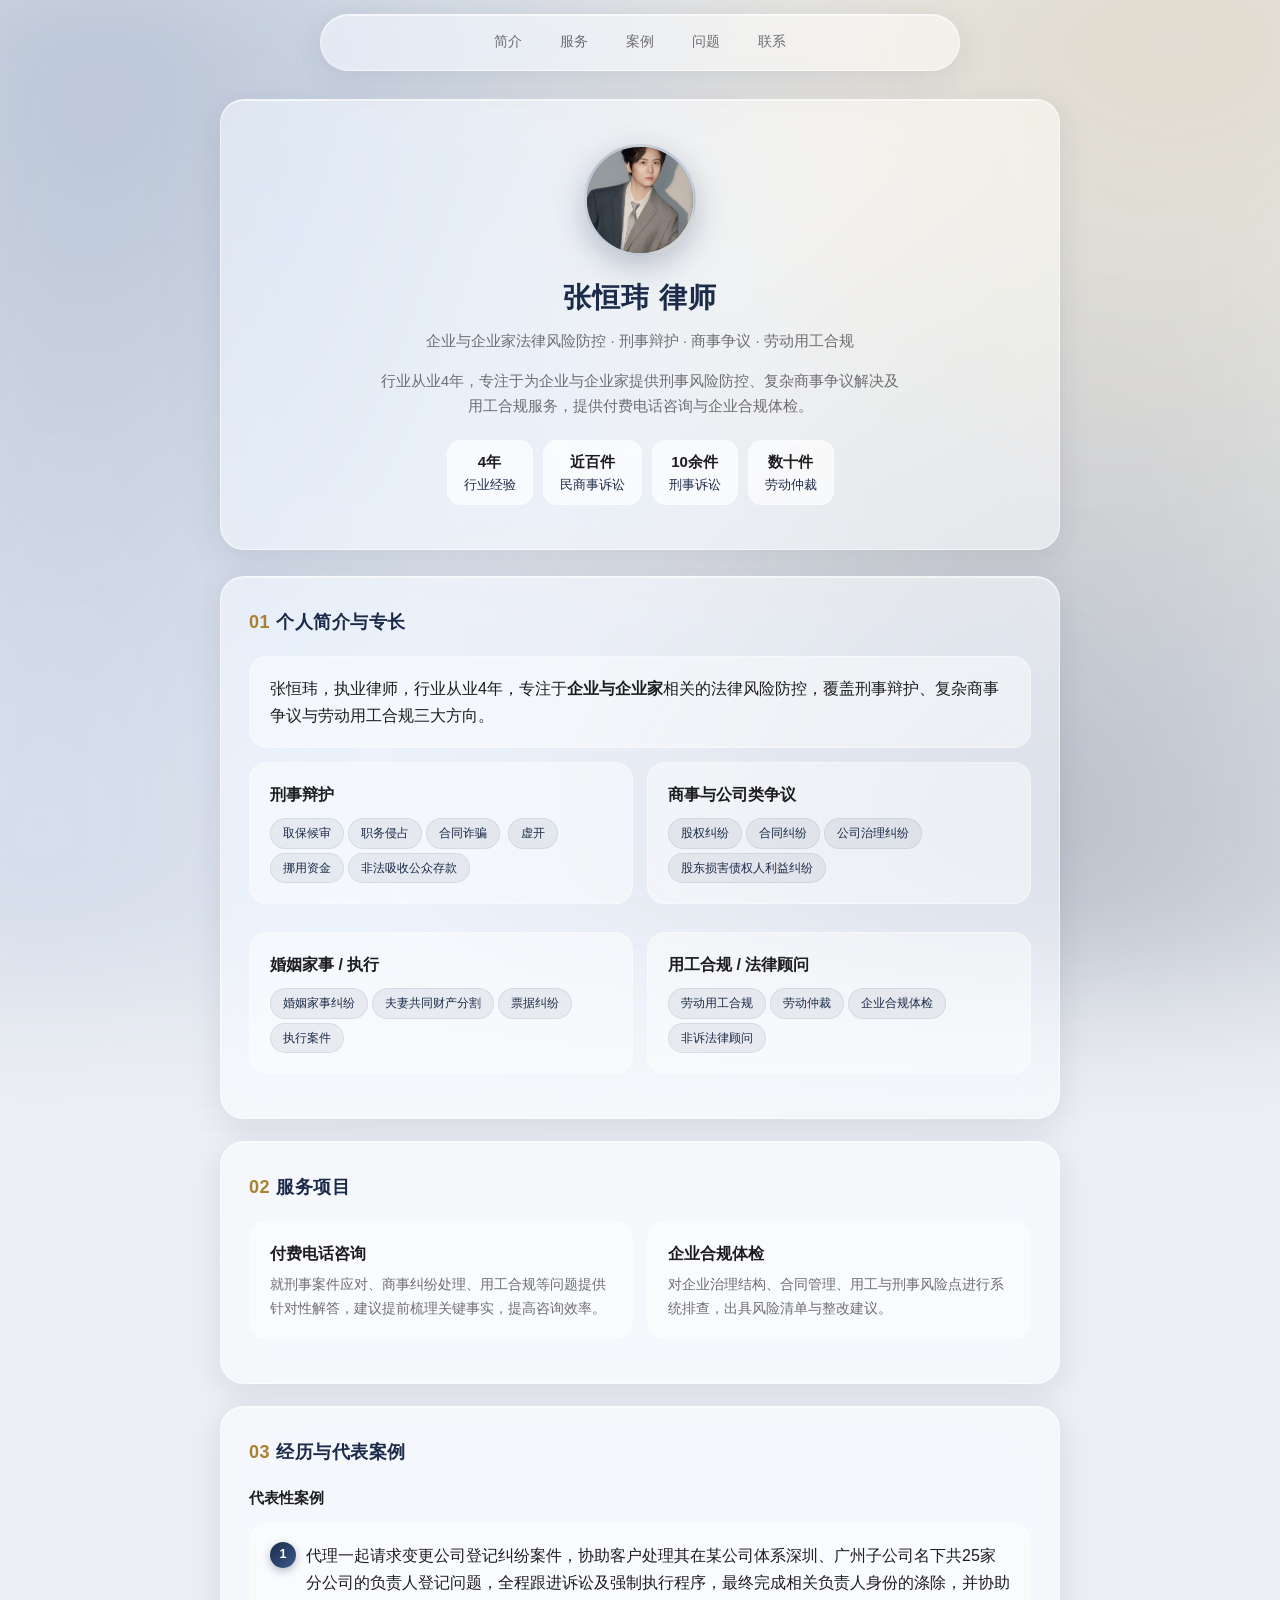
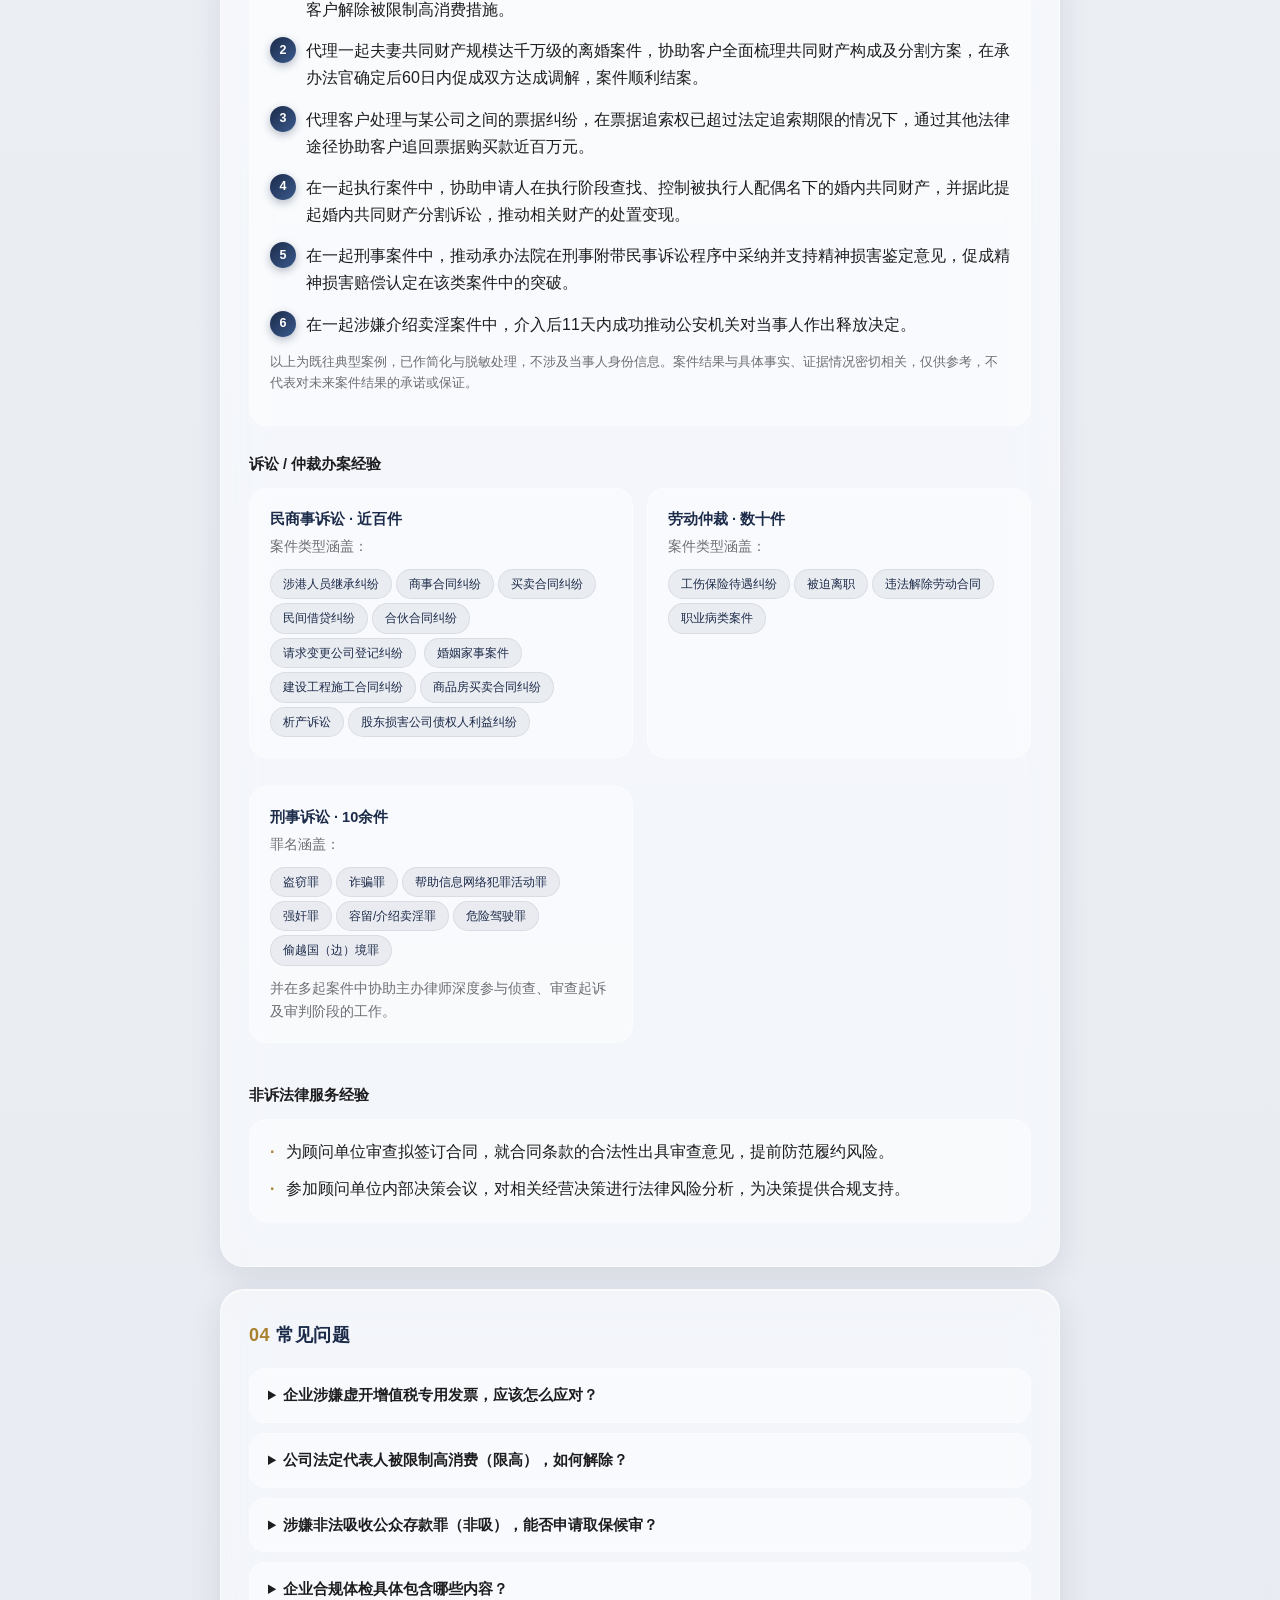
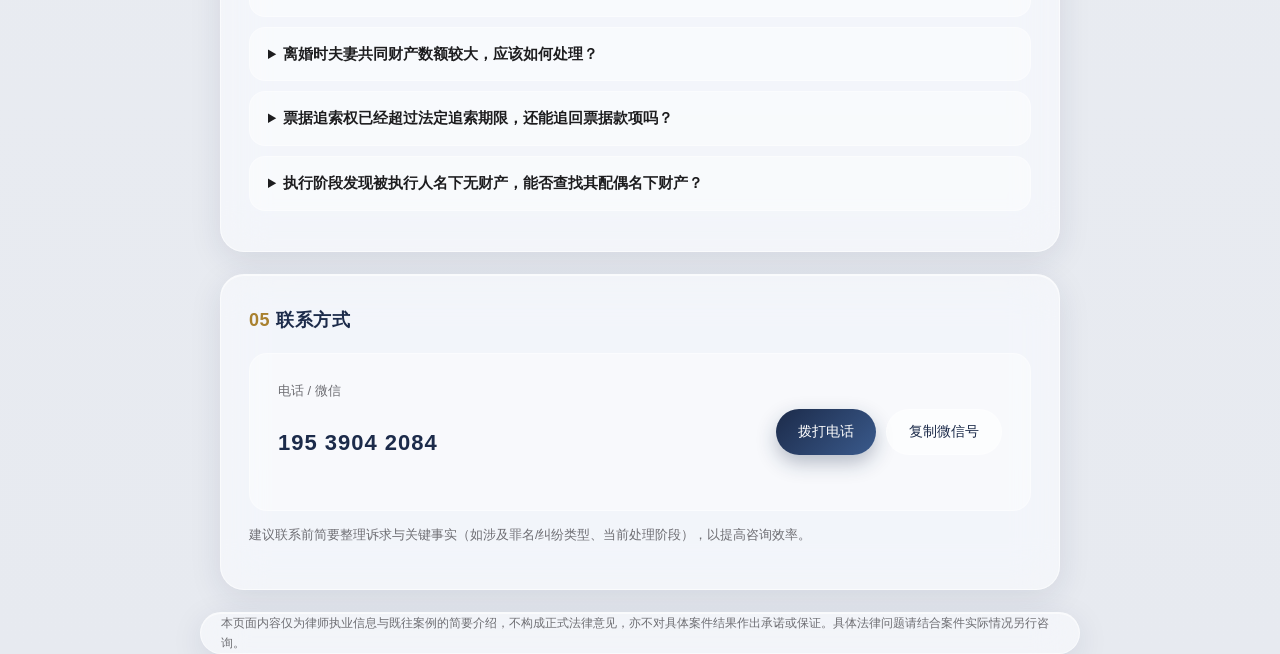
<file: 张恒玮律师-个人主页.html>
<!DOCTYPE html>
<html lang="zh-CN">
<head>
<meta charset="UTF-8">
<meta name="viewport" content="width=device-width, initial-scale=1.0">
<title>张恒玮律师 | 企业刑事风险防控 · 商事争议 · 劳动用工合规</title>
<meta name="description" content="张恒玮律师，专注企业与企业家法律风险防控，擅长刑事辩护（取保候审、职务侵占、合同诈骗、虚开、挪用资金、非吸）、复杂商事争议（股权、合同、公司治理、婚姻家事、票据、执行）及劳动用工合规，累计办理民商事诉讼近百件。提供付费电话咨询、企业合规体检服务。">
<meta name="keywords" content="张恒玮律师,刑事辩护律师,取保候审,职务侵占,合同诈骗,虚开增值税专用发票,挪用资金,非法吸收公众存款,股权纠纷律师,公司治理纠纷,劳动用工合规,企业合规体检,法定代表人解除限高,离婚财产分割律师,票据纠纷,执行案件律师,劳动仲裁,非诉法律顾问">
<style>
  :root{
    --ink:#1d1d1f;
    --ink-soft:#6e6e73;
    --accent:#1c2b4a;
    --accent2:#3a5a8c;
    --gold:#a9812f;
    --glass:rgba(255,255,255,0.50);
    --glass-strong:rgba(255,255,255,0.68);
    --glass-border:rgba(255,255,255,0.55);
    --glass-line:rgba(255,255,255,0.35);
  }
  *{box-sizing:border-box;}
  html,body{margin:0;}
  body{
    font-family:-apple-system,BlinkMacSystemFont,"SF Pro Display","PingFang SC","Microsoft YaHei","Segoe UI",sans-serif;
    color:var(--ink);
    line-height:1.7;
    min-height:100vh;
    background:linear-gradient(180deg,#eef1f5 0%,#e7eaf0 100%);
    position:relative;
    overflow-x:hidden;
  }
  body::before{
    content:"";
    position:fixed;
    inset:-10%;
    z-index:-1;
    background:
      radial-gradient(circle at 15% 15%, rgba(58,90,140,0.30), transparent 45%),
      radial-gradient(circle at 85% 5%, rgba(169,129,47,0.22), transparent 45%),
      radial-gradient(circle at 75% 85%, rgba(28,43,74,0.26), transparent 45%),
      radial-gradient(circle at 10% 90%, rgba(120,150,200,0.22), transparent 45%);
    filter:blur(70px);
  }
  a{color:var(--accent2);}
  .wrap{max-width:880px;margin:0 auto;padding:0 20px;}

  .glass{
    background:var(--glass);
    -webkit-backdrop-filter:blur(22px) saturate(180%);
    backdrop-filter:blur(22px) saturate(180%);
    border:1px solid var(--glass-border);
    border-radius:24px;
    box-shadow:0 8px 32px rgba(28,43,74,0.10), inset 0 1px 0 rgba(255,255,255,0.6);
  }

  nav.tabs{
    position:sticky;top:14px;z-index:20;
    margin:14px auto 0;
    max-width:640px;
  }
  nav.tabs .pill{
    display:flex;gap:6px;justify-content:center;
    padding:8px;border-radius:999px;
    overflow-x:auto;
  }
  nav.tabs a{
    white-space:nowrap;
    color:var(--ink-soft);
    text-decoration:none;
    font-size:13.5px;
    padding:8px 16px;
    border-radius:999px;
    transition:all .2s;
  }
  nav.tabs a:hover{background:rgba(28,43,74,0.08);color:var(--accent);}

  header.hero{
    margin:28px auto 0;
    padding:44px 36px;
    text-align:center;
  }
  .avatar{
    width:112px;height:112px;border-radius:50%;
    margin:0 auto 18px;
    display:flex;align-items:center;justify-content:center;
    background:linear-gradient(135deg,var(--accent) 0%, var(--accent2) 60%, var(--gold) 130%);
    color:#fff;font-size:34px;font-weight:600;letter-spacing:1px;
    border:3px solid rgba(255,255,255,0.7);
    box-shadow:0 10px 30px rgba(28,43,74,0.25), inset 0 1px 0 rgba(255,255,255,0.4);
    overflow:hidden;
  }
  .avatar img{width:100%;height:100%;object-fit:cover;}
  header.hero h1{font-size:28px;margin:0 0 6px;letter-spacing:1px;color:var(--accent);}
  header.hero p.role{margin:0;font-size:15px;color:var(--ink-soft);}
  header.hero p.tagline{margin:16px auto 0;font-size:14.5px;color:var(--ink-soft);max-width:520px;}
  .stat-chips{display:flex;gap:10px;justify-content:center;flex-wrap:wrap;margin-top:22px;}
  .stat-chip{
    background:var(--glass-strong);
    border:1px solid var(--glass-line);
    border-radius:14px;
    padding:8px 16px;
    font-size:12.5px;
    color:var(--accent);
  }
  .stat-chip b{display:block;font-size:15px;color:var(--ink);}

  main.wrap{margin-top:26px;}
  section{margin-bottom:22px;padding:30px 28px;}
  h2{font-size:18px;margin:0 0 18px;color:var(--accent);letter-spacing:.5px;}
  h2 .num{color:var(--gold);margin-right:6px;}
  h3.sub{font-size:14.5px;margin:26px 0 12px;color:var(--ink);font-weight:600;}
  h3.sub:first-of-type{margin-top:0;}

  .inner-card{
    background:rgba(255,255,255,0.45);
    border:1px solid var(--glass-line);
    border-radius:18px;
    padding:18px 20px;
    margin-bottom:14px;
  }
  .grid{display:grid;grid-template-columns:1fr 1fr;gap:14px;}
  @media (max-width:600px){.grid{grid-template-columns:1fr;} header.hero{padding:36px 22px;} section{padding:24px 18px;}}

  .tag{
    display:inline-block;
    background:rgba(28,43,74,0.07);
    color:var(--accent);
    font-size:12px;
    padding:4px 12px;
    border-radius:999px;
    margin:2px 4px 2px 0;
    border:1px solid rgba(28,43,74,0.08);
  }
  .case-num{
    display:inline-flex;align-items:center;justify-content:center;
    width:26px;height:26px;border-radius:50%;
    background:linear-gradient(135deg,var(--accent),var(--accent2));
    color:#fff;font-size:12.5px;font-weight:600;
    margin-right:10px;flex:none;
    box-shadow:0 3px 8px rgba(28,43,74,0.3);
  }
  .case-item{display:flex;align-items:flex-start;margin-bottom:14px;}
  .case-item p{margin:0;}
  .stat{font-weight:700;color:var(--accent);font-size:14.5px;margin:0 0 4px;}
  .dot{margin:0 0 10px;padding-left:16px;position:relative;color:var(--ink);}
  .dot::before{content:"·";position:absolute;left:0;color:var(--gold);font-weight:700;}

  details{
    background:rgba(255,255,255,0.45);
    border:1px solid var(--glass-line);
    border-radius:16px;
    padding:14px 18px;
    margin-bottom:10px;
  }
  details summary{cursor:pointer;font-weight:600;color:var(--ink);font-size:14.5px;}
  details p{margin:10px 0 0;color:var(--ink-soft);font-size:14px;}

  .contact-box{
    padding:26px 28px;
    display:flex;flex-wrap:wrap;gap:18px;
    align-items:center;justify-content:space-between;
  }
  .contact-box .num{font-size:22px;font-weight:700;color:var(--accent);letter-spacing:1px;}
  .btn{
    display:inline-block;
    text-decoration:none;
    padding:11px 22px;
    border-radius:999px;
    font-size:14px;
    cursor:pointer;
    border:none;
    transition:transform .15s;
  }
  .btn:hover{transform:translateY(-1px);}
  .btn.primary{
    background:linear-gradient(135deg,var(--accent),var(--accent2));
    color:#fff !important;
    box-shadow:0 8px 20px rgba(28,43,74,0.30);
  }
  .btn.secondary{
    background:rgba(255,255,255,0.55);
    color:var(--accent) !important;
    border:1px solid var(--glass-line);
  }
  .note{font-size:12.5px;color:var(--ink-soft);margin-top:8px;}
  footer{padding:22px 26px;margin:0 auto 50px;}
  footer p{font-size:12px;color:var(--ink-soft);margin:0;}

  .toast{
    position:fixed;bottom:24px;left:50%;transform:translateX(-50%);
    background:var(--accent);color:#fff;padding:9px 20px;border-radius:999px;
    font-size:13px;opacity:0;transition:opacity .25s;pointer-events:none;
    box-shadow:0 8px 20px rgba(28,43,74,0.3);
  }
  .toast.show{opacity:1;}
</style>

<!-- 结构化数据：便于AI/搜索引擎识别人物、服务与常见问题 -->
<script type="application/ld+json">
{
  "@context": "https://schema.org",
  "@graph": [
    {
      "@type": "Person",
      "name": "张恒玮",
      "jobTitle": "律师",
      "description": "专注企业与企业家法律风险防控，擅长刑事辩护、复杂商事争议与劳动用工合规，行业从业4年。",
      "knowsAbout": [
        "刑事辩护", "取保候审", "职务侵占", "合同诈骗", "虚开增值税专用发票",
        "挪用资金", "非法吸收公众存款", "股权纠纷", "合同纠纷", "公司治理纠纷",
        "股东损害公司债权人利益纠纷", "婚姻家事纠纷", "夫妻共同财产分割", "票据纠纷",
        "执行案件", "民间借贷纠纷", "合伙合同纠纷", "继承纠纷", "建设工程施工合同纠纷",
        "商品房买卖合同纠纷", "劳动用工合规", "劳动仲裁", "工伤保险待遇纠纷",
        "企业合规体检", "非诉法律顾问"
      ],
      "telephone": "+86-19539042084",
      "areaServed": "CN"
    },
    {
      "@type": "LegalService",
      "name": "张恒玮律师法律服务",
      "serviceType": ["付费电话咨询", "企业合规体检", "刑事辩护", "商事争议代理", "婚姻家事纠纷代理", "执行案件代理", "非诉法律顾问服务"],
      "provider": {"@type": "Person", "name": "张恒玮"},
      "areaServed": "CN",
      "telephone": "+86-19539042084"
    },
    {
      "@type": "FAQPage",
      "mainEntity": [
        {
          "@type": "Question",
          "name": "企业涉嫌虚开增值税专用发票，应该怎么应对？",
          "acceptedAnswer": {
            "@type": "Answer",
            "text": "虚开类案件需第一时间核实票据流向、资金流向与货物（劳务）真实交易情况，尽早委托辩护律师介入侦查阶段，争取取保候审并就主观故意、税款损失等关键事实进行辩护。具体方案需结合案件证据材料判断，建议尽早咨询。"
          }
        },
        {
          "@type": "Question",
          "name": "公司法定代表人被限制高消费（限高），如何解除？",
          "acceptedAnswer": {
            "@type": "Answer",
            "text": "可通过变更/涤除法定代表人登记、协调执行案件履行或和解、向法院申请解除限制消费令等途径处理，需结合具体执行案件情况制定方案。张恒玮律师曾协助多家企业完成法定代表人涤除，帮助原法定代表人解除限高措施。"
          }
        },
        {
          "@type": "Question",
          "name": "涉嫌非法吸收公众存款罪（非吸），能否申请取保候审？",
          "acceptedAnswer": {
            "@type": "Answer",
            "text": "能否取保候审需结合涉案金额、是否退赔、社会危害性及是否存在自首立功等情节综合判断。建议在侦查阶段尽早委托律师介入，及时提交取保候审申请并配合退赔工作。"
          }
        },
        {
          "@type": "Question",
          "name": "企业合规体检具体包含哪些内容？",
          "acceptedAnswer": {
            "@type": "Answer",
            "text": "企业合规体检一般包括公司治理结构、合同管理、用工合规、财税合规、刑事风险点排查等方面的系统梳理，出具风险清单与整改建议，帮助企业与企业家提前防控法律风险。"
          }
        },
        {
          "@type": "Question",
          "name": "离婚时夫妻共同财产数额较大，应该如何处理？",
          "acceptedAnswer": {
            "@type": "Answer",
            "text": "建议先对房产、股权、存款等共同财产进行全面梳理和清单化，明确财产性质与价值，再通过协商或调解方式确定分割方案；涉及金额较大或财产构成复杂的，建议尽早委托律师介入梳理与谈判。"
          }
        },
        {
          "@type": "Question",
          "name": "票据追索权已经超过法定追索期限，还能追回票据款项吗？",
          "acceptedAnswer": {
            "@type": "Answer",
            "text": "直接行使票据追索权可能因超期受限，但仍可结合票据基础法律关系，通过普通债权债务关系、不当得利等其他民事法律途径追讨，具体可行性需结合证据材料判断。"
          }
        },
        {
          "@type": "Question",
          "name": "执行阶段发现被执行人名下无财产，能否查找其配偶名下财产？",
          "acceptedAnswer": {
            "@type": "Answer",
            "text": "若相关财产属于夫妻共同财产，可在执行程序中申请查控被执行人配偶名下的财产，必要时提起婚内共同财产分割诉讼，推动财产处置变现以保障债权实现。"
          }
        },
        {
          "@type": "Question",
          "name": "如何联系张恒玮律师进行咨询？",
          "acceptedAnswer": {
            "@type": "Answer",
            "text": "可通过电话/微信 19539042084 联系，提供付费电话咨询与企业合规体检服务，建议联系前简要整理诉求与关键事实，以提高咨询效率。"
          }
        }
      ]
    }
  ]
}
</script>
</head>
<body>

<nav class="tabs">
  <div class="glass pill">
    <a href="#about">简介</a>
    <a href="#services">服务</a>
    <a href="#cases">案例</a>
    <a href="#faq">问题</a>
    <a href="#contact">联系</a>
  </div>
</nav>

<div class="wrap">
  <header class="hero glass">
    <div class="avatar" id="avatarBox"><img src="avatar.png" alt="张恒玮律师"></div>
    <h1>张恒玮 律师</h1>
    <p class="role">企业与企业家法律风险防控 · 刑事辩护 · 商事争议 · 劳动用工合规</p>
    <p class="tagline">行业从业4年，专注于为企业与企业家提供刑事风险防控、复杂商事争议解决及用工合规服务，提供付费电话咨询与企业合规体检。</p>
    <div class="stat-chips">
      <div class="stat-chip"><b>4年</b>行业经验</div>
      <div class="stat-chip"><b>近百件</b>民商事诉讼</div>
      <div class="stat-chip"><b>10余件</b>刑事诉讼</div>
      <div class="stat-chip"><b>数十件</b>劳动仲裁</div>
    </div>
  </header>
</div>

<main class="wrap">

  <section id="about" class="glass">
    <h2><span class="num">01</span>个人简介与专长</h2>
    <div class="inner-card">
      <p style="margin:0;">张恒玮，执业律师，行业从业4年，专注于<strong>企业与企业家</strong>相关的法律风险防控，覆盖刑事辩护、复杂商事争议与劳动用工合规三大方向。</p>
    </div>
    <div class="grid">
      <div class="inner-card">
        <p style="margin:0 0 8px;font-weight:600;color:var(--ink);">刑事辩护</p>
        <span class="tag">取保候审</span><span class="tag">职务侵占</span><span class="tag">合同诈骗</span>
        <span class="tag">虚开</span><span class="tag">挪用资金</span><span class="tag">非法吸收公众存款</span>
      </div>
      <div class="inner-card">
        <p style="margin:0 0 8px;font-weight:600;color:var(--ink);">商事与公司类争议</p>
        <span class="tag">股权纠纷</span><span class="tag">合同纠纷</span><span class="tag">公司治理纠纷</span>
        <span class="tag">股东损害债权人利益纠纷</span>
      </div>
      <div class="inner-card">
        <p style="margin:0 0 8px;font-weight:600;color:var(--ink);">婚姻家事 / 执行</p>
        <span class="tag">婚姻家事纠纷</span><span class="tag">夫妻共同财产分割</span><span class="tag">票据纠纷</span>
        <span class="tag">执行案件</span>
      </div>
      <div class="inner-card">
        <p style="margin:0 0 8px;font-weight:600;color:var(--ink);">用工合规 / 法律顾问</p>
        <span class="tag">劳动用工合规</span><span class="tag">劳动仲裁</span><span class="tag">企业合规体检</span>
        <span class="tag">非诉法律顾问</span>
      </div>
    </div>
  </section>

  <section id="services" class="glass">
    <h2><span class="num">02</span>服务项目</h2>
    <div class="grid">
      <div class="inner-card">
        <p style="margin:0 0 6px;font-weight:600;">付费电话咨询</p>
        <p style="margin:0;color:var(--ink-soft);font-size:14px;">就刑事案件应对、商事纠纷处理、用工合规等问题提供针对性解答，建议提前梳理关键事实，提高咨询效率。</p>
      </div>
      <div class="inner-card">
        <p style="margin:0 0 6px;font-weight:600;">企业合规体检</p>
        <p style="margin:0;color:var(--ink-soft);font-size:14px;">对企业治理结构、合同管理、用工与刑事风险点进行系统排查，出具风险清单与整改建议。</p>
      </div>
    </div>
  </section>

  <section id="cases" class="glass">
    <h2><span class="num">03</span>经历与代表案例</h2>

    <h3 class="sub">代表性案例</h3>
    <div class="inner-card">
      <div class="case-item">
        <span class="case-num">1</span>
        <p>代理一起请求变更公司登记纠纷案件，协助客户处理其在某公司体系深圳、广州子公司名下共25家分公司的负责人登记问题，全程跟进诉讼及强制执行程序，最终完成相关负责人身份的涤除，并协助客户解除被限制高消费措施。</p>
      </div>
      <div class="case-item">
        <span class="case-num">2</span>
        <p>代理一起夫妻共同财产规模达千万级的离婚案件，协助客户全面梳理共同财产构成及分割方案，在承办法官确定后60日内促成双方达成调解，案件顺利结案。</p>
      </div>
      <div class="case-item">
        <span class="case-num">3</span>
        <p>代理客户处理与某公司之间的票据纠纷，在票据追索权已超过法定追索期限的情况下，通过其他法律途径协助客户追回票据购买款近百万元。</p>
      </div>
      <div class="case-item">
        <span class="case-num">4</span>
        <p>在一起执行案件中，协助申请人在执行阶段查找、控制被执行人配偶名下的婚内共同财产，并据此提起婚内共同财产分割诉讼，推动相关财产的处置变现。</p>
      </div>
      <div class="case-item">
        <span class="case-num">5</span>
        <p>在一起刑事案件中，推动承办法院在刑事附带民事诉讼程序中采纳并支持精神损害鉴定意见，促成精神损害赔偿认定在该类案件中的突破。</p>
      </div>
      <div class="case-item">
        <span class="case-num">6</span>
        <p>在一起涉嫌介绍卖淫案件中，介入后11天内成功推动公安机关对当事人作出释放决定。</p>
      </div>
      <p class="note">以上为既往典型案例，已作简化与脱敏处理，不涉及当事人身份信息。案件结果与具体事实、证据情况密切相关，仅供参考，不代表对未来案件结果的承诺或保证。</p>
    </div>

    <h3 class="sub">诉讼 / 仲裁办案经验</h3>
    <div class="grid">
      <div class="inner-card">
        <p class="stat">民商事诉讼 · 近百件</p>
        <p style="margin:0 0 8px;color:var(--ink-soft);font-size:13.5px;">案件类型涵盖：</p>
        <span class="tag">涉港人员继承纠纷</span><span class="tag">商事合同纠纷</span><span class="tag">买卖合同纠纷</span>
        <span class="tag">民间借贷纠纷</span><span class="tag">合伙合同纠纷</span><span class="tag">请求变更公司登记纠纷</span>
        <span class="tag">婚姻家事案件</span><span class="tag">建设工程施工合同纠纷</span><span class="tag">商品房买卖合同纠纷</span>
        <span class="tag">析产诉讼</span><span class="tag">股东损害公司债权人利益纠纷</span>
      </div>
      <div class="inner-card">
        <p class="stat">劳动仲裁 · 数十件</p>
        <p style="margin:0 0 8px;color:var(--ink-soft);font-size:13.5px;">案件类型涵盖：</p>
        <span class="tag">工伤保险待遇纠纷</span><span class="tag">被迫离职</span><span class="tag">违法解除劳动合同</span>
        <span class="tag">职业病类案件</span>
      </div>
      <div class="inner-card">
        <p class="stat">刑事诉讼 · 10余件</p>
        <p style="margin:0 0 8px;color:var(--ink-soft);font-size:13.5px;">罪名涵盖：</p>
        <span class="tag">盗窃罪</span><span class="tag">诈骗罪</span><span class="tag">帮助信息网络犯罪活动罪</span>
        <span class="tag">强奸罪</span><span class="tag">容留/介绍卖淫罪</span><span class="tag">危险驾驶罪</span>
        <span class="tag">偷越国（边）境罪</span>
        <p style="margin:10px 0 0;color:var(--ink-soft);font-size:13.5px;">并在多起案件中协助主办律师深度参与侦查、审查起诉及审判阶段的工作。</p>
      </div>
    </div>

    <h3 class="sub">非诉法律服务经验</h3>
    <div class="inner-card">
      <p class="dot">为顾问单位审查拟签订合同，就合同条款的合法性出具审查意见，提前防范履约风险。</p>
      <p class="dot" style="margin-bottom:0;">参加顾问单位内部决策会议，对相关经营决策进行法律风险分析，为决策提供合规支持。</p>
    </div>
  </section>

  <section id="faq" class="glass">
    <h2><span class="num">04</span>常见问题</h2>

    <details>
      <summary>企业涉嫌虚开增值税专用发票，应该怎么应对？</summary>
      <p>需第一时间核实票据流向、资金流向与货物（劳务）真实交易情况，尽早委托辩护律师介入侦查阶段，争取取保候审并就主观故意、税款损失等关键事实进行辩护。具体方案需结合案件证据材料判断。</p>
    </details>

    <details>
      <summary>公司法定代表人被限制高消费（限高），如何解除？</summary>
      <p>可通过变更/涤除法定代表人登记、协调执行案件履行或和解、向法院申请解除限制消费令等途径处理，需结合具体执行案件情况制定方案。</p>
    </details>

    <details>
      <summary>涉嫌非法吸收公众存款罪（非吸），能否申请取保候审？</summary>
      <p>能否取保候审需结合涉案金额、是否退赔、社会危害性及是否存在自首立功等情节综合判断，建议尽早委托律师介入并配合退赔工作。</p>
    </details>

    <details>
      <summary>企业合规体检具体包含哪些内容？</summary>
      <p>一般包括公司治理结构、合同管理、用工合规、财税合规、刑事风险点排查等方面的系统梳理，出具风险清单与整改建议。</p>
    </details>

    <details>
      <summary>离婚时夫妻共同财产数额较大，应该如何处理？</summary>
      <p>建议先对房产、股权、存款等共同财产进行全面梳理和清单化，明确财产性质与价值，再通过协商或调解方式确定分割方案；涉及金额较大或财产构成复杂的，建议尽早委托律师介入梳理与谈判。</p>
    </details>

    <details>
      <summary>票据追索权已经超过法定追索期限，还能追回票据款项吗？</summary>
      <p>直接行使票据追索权可能因超期受限，但仍可结合票据基础法律关系，通过普通债权债务关系、不当得利等其他民事法律途径追讨，具体可行性需结合证据材料判断。</p>
    </details>

    <details>
      <summary>执行阶段发现被执行人名下无财产，能否查找其配偶名下财产？</summary>
      <p>若相关财产属于夫妻共同财产，可在执行程序中申请查控被执行人配偶名下的财产，必要时提起婚内共同财产分割诉讼，推动财产处置变现以保障债权实现。</p>
    </details>
  </section>

  <section id="contact" class="glass">
    <h2><span class="num">05</span>联系方式</h2>
    <div class="inner-card contact-box">
      <div>
        <p style="margin:0 0 4px;color:var(--ink-soft);font-size:13px;">电话 / 微信</p>
        <p class="num">195 3904 2084</p>
      </div>
      <div style="display:flex;gap:10px;flex-wrap:wrap;">
        <a class="btn primary" href="tel:19539042084">拨打电话</a>
        <button class="btn secondary" onclick="copyWx()">复制微信号</button>
      </div>
    </div>
    <p class="note">建议联系前简要整理诉求与关键事实（如涉及罪名/纠纷类型、当前处理阶段），以提高咨询效率。</p>
  </section>

</main>

<footer class="wrap glass">
  <p>本页面内容仅为律师执业信息与既往案例的简要介绍，不构成正式法律意见，亦不对具体案件结果作出承诺或保证。具体法律问题请结合案件实际情况另行咨询。</p>
</footer>

<div class="toast" id="toast">微信号已复制</div>

<script>
function copyWx(){
  var num = "19539042084";
  var toast = document.getElementById('toast');
  function show(){
    toast.classList.add('show');
    setTimeout(function(){toast.classList.remove('show');}, 1600);
  }
  if (navigator.clipboard) {
    navigator.clipboard.writeText(num).then(show).catch(function(){
      window.prompt("请手动复制微信号：", num);
    });
  } else {
    window.prompt("请手动复制微信号：", num);
  }
}
</script>

</body>
</html>
</file>
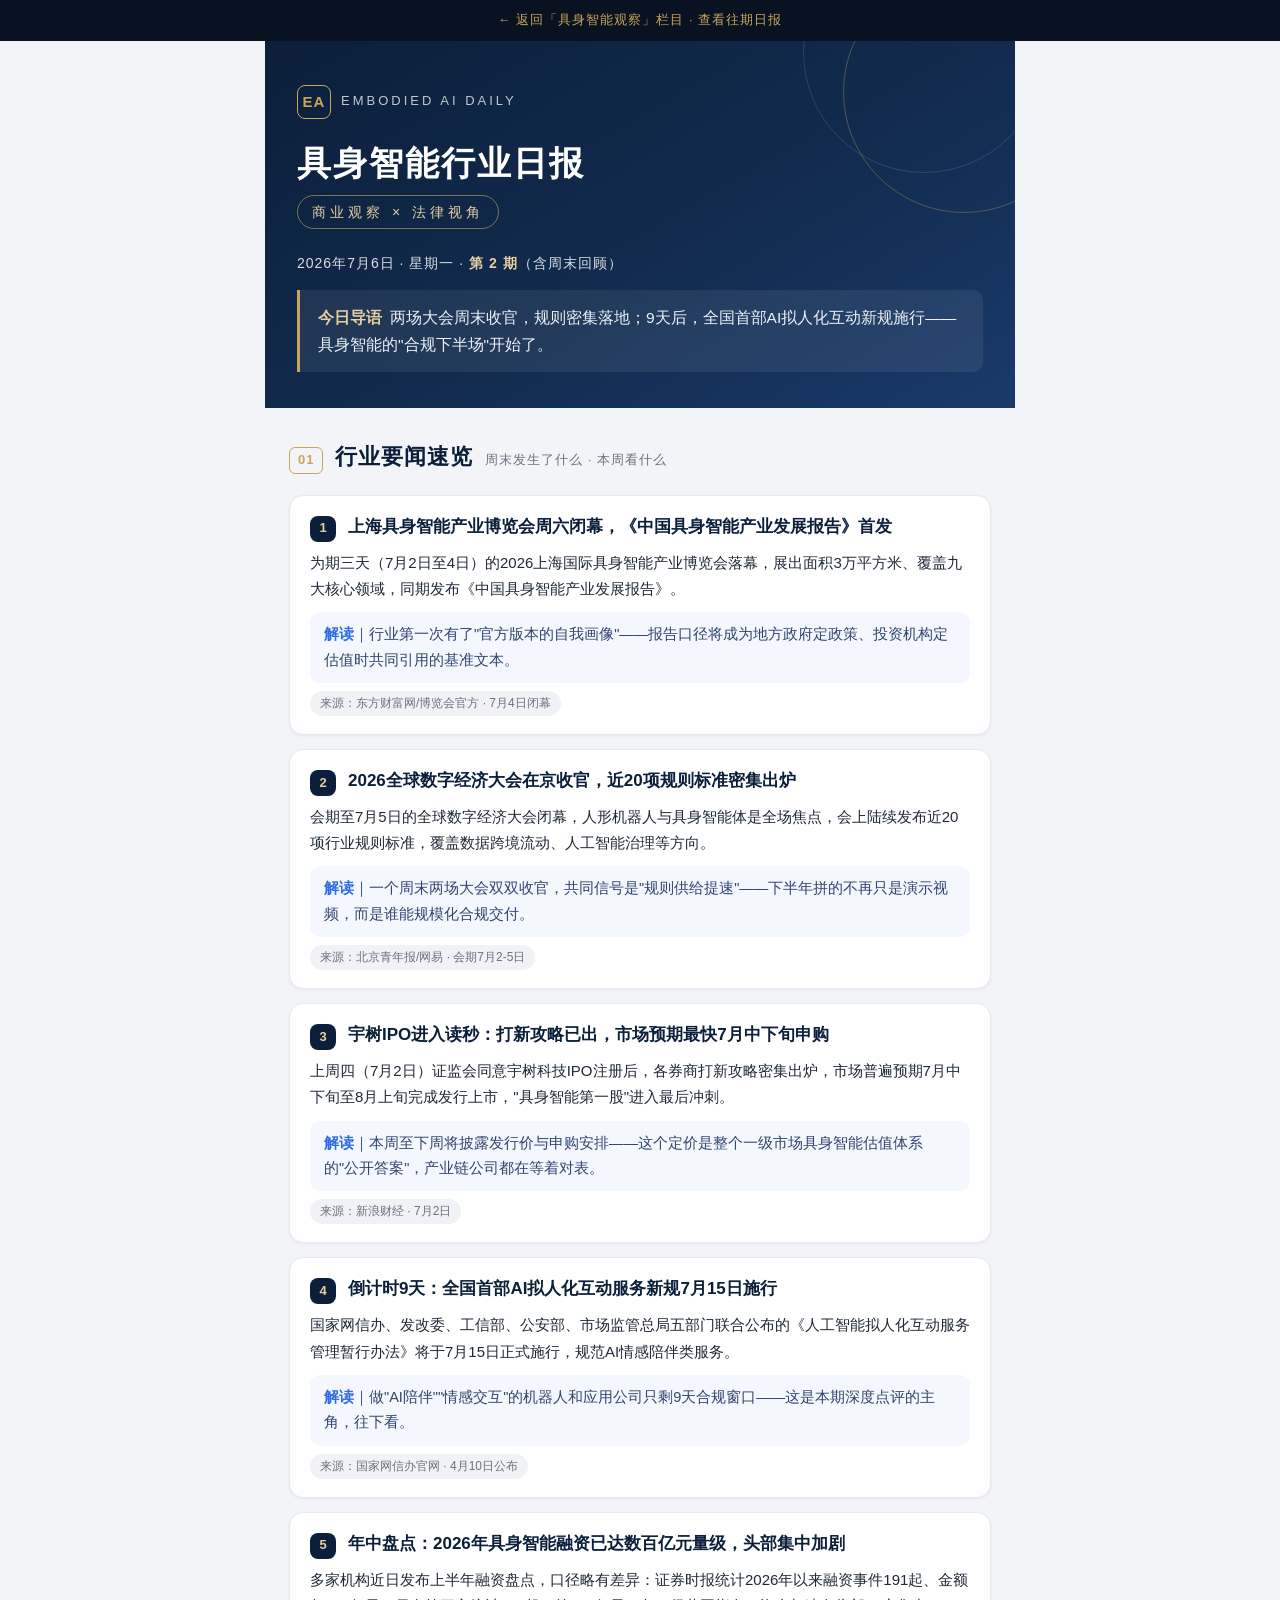
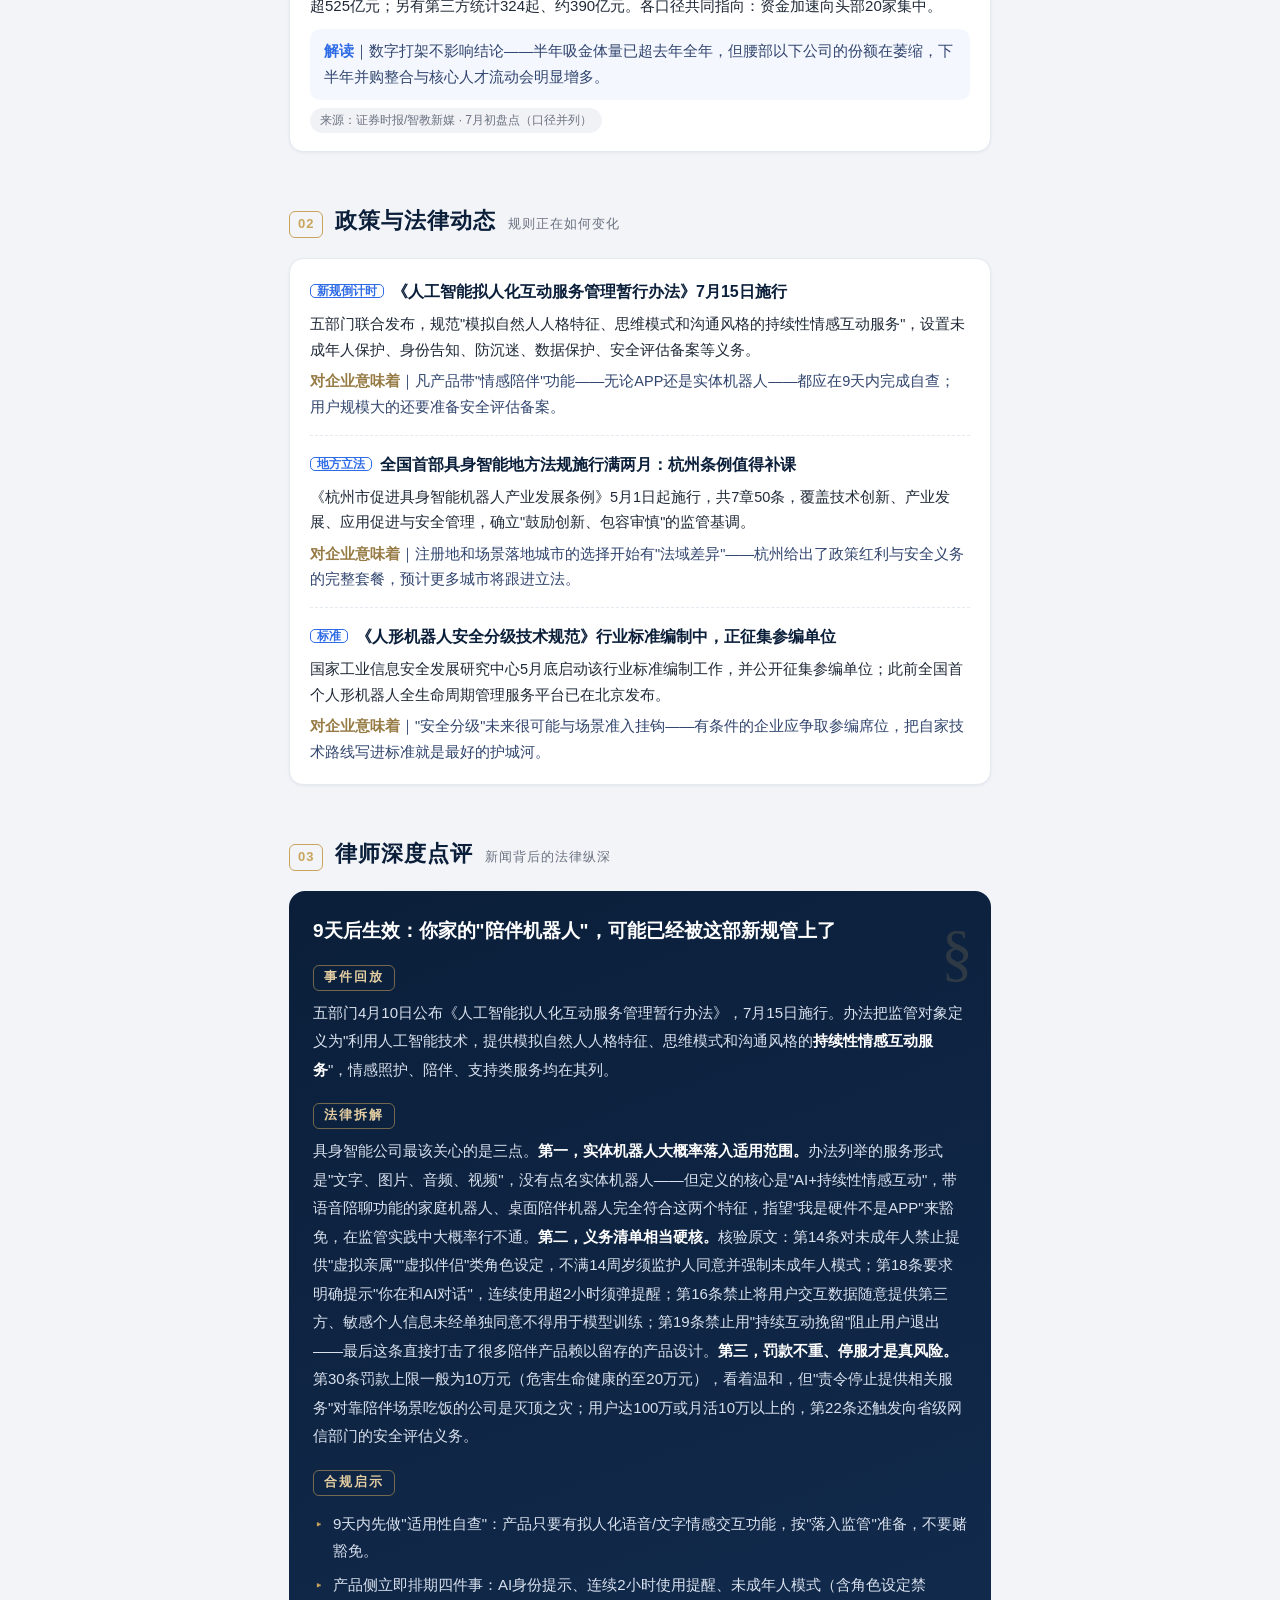
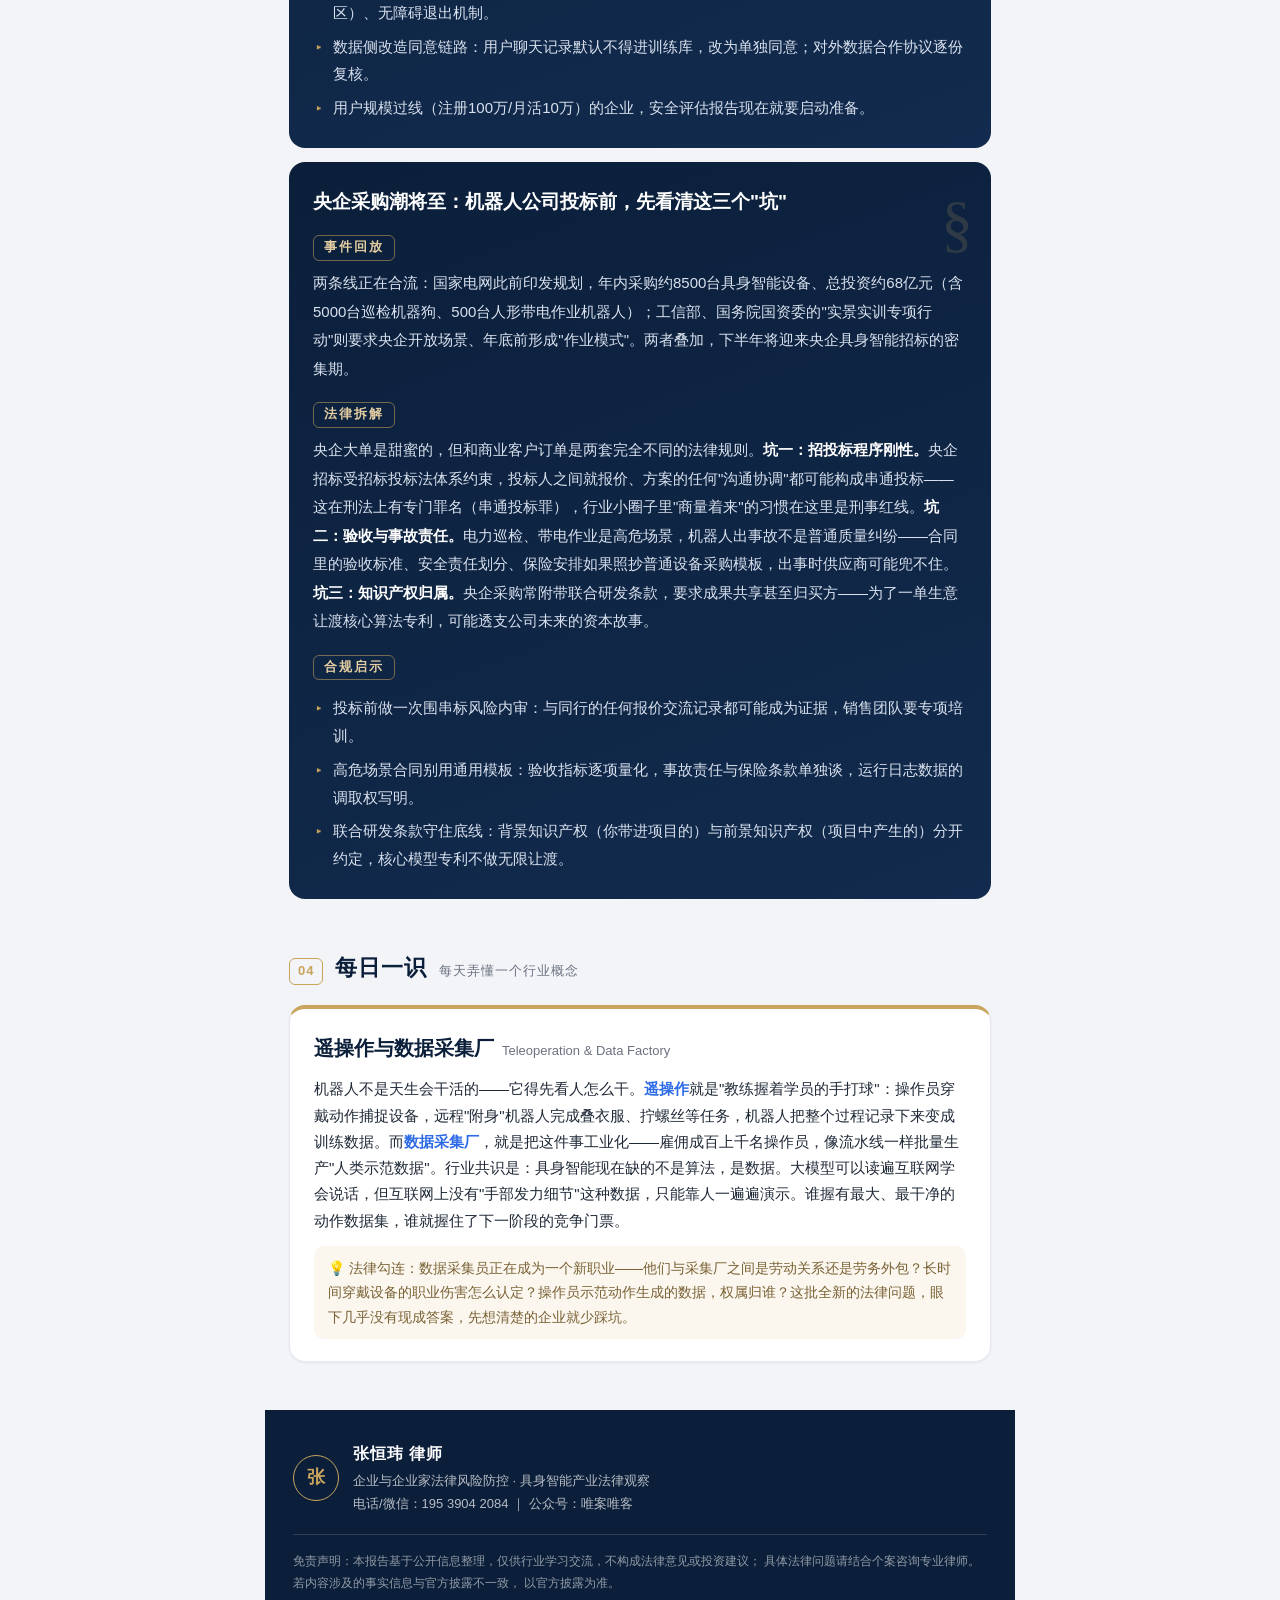
<file: daily/2026-07-06.html>
<!DOCTYPE html>
<html lang="zh-CN">
<head>
<meta charset="UTF-8">
<meta name="viewport" content="width=device-width, initial-scale=1.0">
<title>具身智能行业日报·20260706</title>
<style>
  :root{
    --navy:#0B1F3A;
    --navy2:#122B4E;
    --blue:#2E6BE6;
    --gold:#C9A45C;
    --gold-light:#E6CFA3;
    --bg:#F2F4F8;
    --card:#FFFFFF;
    --text:#1F2937;
    --muted:#6B7280;
    --line:#E5E9F0;
  }
  *{margin:0;padding:0;box-sizing:border-box;}
  body{
    background:var(--bg);
    font-family:-apple-system,"PingFang SC","Microsoft YaHei","Source Han Sans SC",sans-serif;
    color:var(--text);
    line-height:1.75;
    -webkit-font-smoothing:antialiased;
  }
  .page{max-width:750px;margin:0 auto;background:var(--bg);}

  .masthead{
    background:linear-gradient(150deg,var(--navy) 0%,var(--navy2) 55%,#1A3A6B 100%);
    color:#fff;padding:44px 32px 36px;position:relative;overflow:hidden;
  }
  .masthead::after{
    content:"";position:absolute;right:-70px;top:-70px;width:240px;height:240px;
    border:1px solid rgba(201,164,92,.35);border-radius:50%;
  }
  .masthead::before{
    content:"";position:absolute;right:-30px;top:-110px;width:240px;height:240px;
    border:1px solid rgba(255,255,255,.12);border-radius:50%;
  }
  .brand-row{display:flex;align-items:center;gap:10px;margin-bottom:22px;}
  .brand-mark{
    width:34px;height:34px;border:1.5px solid var(--gold);border-radius:8px;
    display:flex;align-items:center;justify-content:center;
    color:var(--gold);font-weight:700;font-size:15px;letter-spacing:1px;
  }
  .brand-name{font-size:13px;letter-spacing:3px;color:rgba(255,255,255,.75);}
  h1.title{font-size:34px;font-weight:800;letter-spacing:2px;line-height:1.3;}
  .subtitle{
    display:inline-block;margin-top:10px;padding:4px 14px;
    border:1px solid rgba(201,164,92,.6);border-radius:999px;
    color:var(--gold-light);font-size:14px;letter-spacing:4px;
  }
  .dateline{margin-top:22px;font-size:14px;color:rgba(255,255,255,.85);letter-spacing:1px;}
  .dateline b{color:var(--gold-light);font-weight:600;}
  .lede{
    margin-top:14px;padding:14px 18px;background:rgba(255,255,255,.07);
    border-left:3px solid var(--gold);border-radius:0 10px 10px 0;
    font-size:15.5px;color:#EDF1F7;
  }
  .lede .lede-tag{color:var(--gold-light);font-weight:700;margin-right:8px;}

  .section{padding:30px 24px 6px;}
  .sec-head{display:flex;align-items:baseline;gap:12px;margin-bottom:18px;}
  .sec-num{
    font-size:13px;font-weight:800;color:var(--gold);
    border:1px solid var(--gold);border-radius:6px;padding:1px 8px;letter-spacing:1px;
  }
  .sec-title{font-size:22px;font-weight:800;color:var(--navy);letter-spacing:1px;}
  .sec-sub{font-size:12.5px;color:var(--muted);letter-spacing:1px;}

  .news-card{
    background:var(--card);border-radius:14px;padding:18px 20px;margin-bottom:14px;
    box-shadow:0 1px 3px rgba(11,31,58,.06);border:1px solid var(--line);
  }
  .news-head{display:flex;gap:12px;align-items:flex-start;}
  .news-idx{
    flex:none;width:26px;height:26px;border-radius:8px;background:var(--navy);
    color:var(--gold-light);font-size:13px;font-weight:700;
    display:flex;align-items:center;justify-content:center;margin-top:2px;
  }
  .news-title{font-size:17px;font-weight:700;color:var(--navy);line-height:1.5;}
  .news-body{margin-top:8px;font-size:15px;color:var(--text);}
  .news-read{
    margin-top:10px;padding:10px 14px;background:#F4F7FE;border-radius:10px;
    font-size:14.5px;color:#31456E;
  }
  .news-read b{color:var(--blue);}
  .src{
    display:inline-block;margin-top:8px;font-size:12px;color:var(--muted);
    background:#F0F2F6;border-radius:999px;padding:2px 10px;
  }

  .policy-card{
    background:var(--card);border-radius:14px;padding:4px 20px;margin-bottom:14px;
    border:1px solid var(--line);box-shadow:0 1px 3px rgba(11,31,58,.06);
  }
  .policy-item{padding:15px 0;border-bottom:1px dashed var(--line);}
  .policy-item:last-child{border-bottom:none;}
  .policy-name{font-size:16px;font-weight:700;color:var(--navy);}
  .policy-name .badge{
    font-size:11.5px;font-weight:600;color:var(--blue);border:1px solid var(--blue);
    border-radius:5px;padding:0 6px;margin-right:8px;vertical-align:2px;
  }
  .policy-body{margin-top:6px;font-size:14.5px;}
  .policy-mean{margin-top:6px;font-size:14.5px;color:#31456E;}
  .policy-mean b{color:var(--gold);filter:brightness(.75);}

  .deep-card{
    background:linear-gradient(160deg,var(--navy) 0%,var(--navy2) 100%);
    border-radius:16px;padding:26px 24px;margin-bottom:14px;color:#E8EDF5;
    position:relative;overflow:hidden;
  }
  .deep-card::after{
    content:"§";position:absolute;right:18px;top:6px;font-size:64px;
    color:rgba(201,164,92,.18);font-family:Georgia,serif;
  }
  .deep-title{font-size:19px;font-weight:800;color:#fff;line-height:1.5;padding-right:40px;}
  .deep-block{margin-top:16px;}
  .deep-label{
    display:inline-block;font-size:12.5px;font-weight:700;letter-spacing:2px;
    color:var(--gold-light);border:1px solid rgba(201,164,92,.55);
    border-radius:6px;padding:1px 10px;margin-bottom:8px;
  }
  .deep-text{font-size:15px;line-height:1.9;color:#D9E1EE;}
  .deep-text b{color:#fff;}
  .deep-tips{margin-top:6px;}
  .deep-tips li{
    list-style:none;font-size:15px;line-height:1.85;color:#D9E1EE;
    padding-left:20px;position:relative;margin-top:6px;
  }
  .deep-tips li::before{content:"▸";position:absolute;left:2px;color:var(--gold);}

  .know-card{
    background:var(--card);border:1px solid var(--line);border-radius:16px;
    padding:22px 24px;margin-bottom:14px;box-shadow:0 1px 3px rgba(11,31,58,.06);
    border-top:4px solid var(--gold);
  }
  .know-term{font-size:20px;font-weight:800;color:var(--navy);}
  .know-en{font-size:13px;color:var(--muted);margin-left:8px;font-weight:400;}
  .know-body{margin-top:10px;font-size:15px;}
  .know-body b{color:var(--blue);}
  .know-hook{
    margin-top:12px;padding:10px 14px;background:#FBF7EF;border-radius:10px;
    font-size:14px;color:#7A6134;
  }

  .footer{background:var(--navy);color:rgba(255,255,255,.85);padding:30px 28px 34px;margin-top:28px;}
  .card-line{display:flex;align-items:center;gap:14px;}
  .card-avatar{
    flex:none;width:46px;height:46px;border-radius:50%;
    border:1.5px solid var(--gold);display:flex;align-items:center;justify-content:center;
    color:var(--gold);font-size:18px;font-weight:700;
  }
  .card-name{font-size:16px;font-weight:700;color:#fff;letter-spacing:1px;}
  .card-info{font-size:13px;color:rgba(255,255,255,.7);margin-top:2px;}
  .disclaim{
    margin-top:18px;padding-top:16px;border-top:1px solid rgba(255,255,255,.15);
    font-size:12px;line-height:1.8;color:rgba(255,255,255,.55);
  }
</style>
</head>
<body>
<a href="../embodied-ai.html" target="_top" style="display:block;background:#081220;color:#C9A45C;text-align:center;padding:9px 12px;font-size:13px;letter-spacing:1px;text-decoration:none;">← 返回「具身智能观察」栏目 · 查看往期日报</a>
<div class="page">

  <header class="masthead">
    <div class="brand-row">
      <div class="brand-mark">EA</div>
      <div class="brand-name">EMBODIED AI DAILY</div>
    </div>
    <h1 class="title">具身智能行业日报</h1>
    <div class="subtitle">商业观察 × 法律视角</div>
    <div class="dateline">2026年7月6日 · 星期一 · <b>第 2 期</b>（含周末回顾）</div>
    <div class="lede"><span class="lede-tag">今日导语</span>两场大会周末收官，规则密集落地；9天后，全国首部AI拟人化互动新规施行——具身智能的"合规下半场"开始了。</div>
  </header>

  <section class="section">
    <div class="sec-head">
      <span class="sec-num">01</span>
      <span class="sec-title">行业要闻速览</span>
      <span class="sec-sub">周末发生了什么 · 本周看什么</span>
    </div>

    <div class="news-card">
      <div class="news-head">
        <div class="news-idx">1</div>
        <div class="news-title">上海具身智能产业博览会周六闭幕，《中国具身智能产业发展报告》首发</div>
      </div>
      <div class="news-body">为期三天（7月2日至4日）的2026上海国际具身智能产业博览会落幕，展出面积3万平方米、覆盖九大核心领域，同期发布《中国具身智能产业发展报告》。</div>
      <div class="news-read"><b>解读</b>｜行业第一次有了"官方版本的自我画像"——报告口径将成为地方政府定政策、投资机构定估值时共同引用的基准文本。</div>
      <span class="src">来源：东方财富网/博览会官方 · 7月4日闭幕</span>
    </div>

    <div class="news-card">
      <div class="news-head">
        <div class="news-idx">2</div>
        <div class="news-title">2026全球数字经济大会在京收官，近20项规则标准密集出炉</div>
      </div>
      <div class="news-body">会期至7月5日的全球数字经济大会闭幕，人形机器人与具身智能体是全场焦点，会上陆续发布近20项行业规则标准，覆盖数据跨境流动、人工智能治理等方向。</div>
      <div class="news-read"><b>解读</b>｜一个周末两场大会双双收官，共同信号是"规则供给提速"——下半年拼的不再只是演示视频，而是谁能规模化合规交付。</div>
      <span class="src">来源：北京青年报/网易 · 会期7月2-5日</span>
    </div>

    <div class="news-card">
      <div class="news-head">
        <div class="news-idx">3</div>
        <div class="news-title">宇树IPO进入读秒：打新攻略已出，市场预期最快7月中下旬申购</div>
      </div>
      <div class="news-body">上周四（7月2日）证监会同意宇树科技IPO注册后，各券商打新攻略密集出炉，市场普遍预期7月中下旬至8月上旬完成发行上市，"具身智能第一股"进入最后冲刺。</div>
      <div class="news-read"><b>解读</b>｜本周至下周将披露发行价与申购安排——这个定价是整个一级市场具身智能估值体系的"公开答案"，产业链公司都在等着对表。</div>
      <span class="src">来源：新浪财经 · 7月2日</span>
    </div>

    <div class="news-card">
      <div class="news-head">
        <div class="news-idx">4</div>
        <div class="news-title">倒计时9天：全国首部AI拟人化互动服务新规7月15日施行</div>
      </div>
      <div class="news-body">国家网信办、发改委、工信部、公安部、市场监管总局五部门联合公布的《人工智能拟人化互动服务管理暂行办法》将于7月15日正式施行，规范AI情感陪伴类服务。</div>
      <div class="news-read"><b>解读</b>｜做"AI陪伴""情感交互"的机器人和应用公司只剩9天合规窗口——这是本期深度点评的主角，往下看。</div>
      <span class="src">来源：国家网信办官网 · 4月10日公布</span>
    </div>

    <div class="news-card">
      <div class="news-head">
        <div class="news-idx">5</div>
        <div class="news-title">年中盘点：2026年具身智能融资已达数百亿元量级，头部集中加剧</div>
      </div>
      <div class="news-body">多家机构近日发布上半年融资盘点，口径略有差异：证券时报统计2026年以来融资事件191起、金额超525亿元；另有第三方统计324起、约390亿元。各口径共同指向：资金加速向头部20家集中。</div>
      <div class="news-read"><b>解读</b>｜数字打架不影响结论——半年吸金体量已超去年全年，但腰部以下公司的份额在萎缩，下半年并购整合与核心人才流动会明显增多。</div>
      <span class="src">来源：证券时报/智教新媒 · 7月初盘点（口径并列）</span>
    </div>
  </section>

  <section class="section">
    <div class="sec-head">
      <span class="sec-num">02</span>
      <span class="sec-title">政策与法律动态</span>
      <span class="sec-sub">规则正在如何变化</span>
    </div>
    <div class="policy-card">
      <div class="policy-item">
        <div class="policy-name"><span class="badge">新规倒计时</span>《人工智能拟人化互动服务管理暂行办法》7月15日施行</div>
        <div class="policy-body">五部门联合发布，规范"模拟自然人人格特征、思维模式和沟通风格的持续性情感互动服务"，设置未成年人保护、身份告知、防沉迷、数据保护、安全评估备案等义务。</div>
        <div class="policy-mean"><b>对企业意味着</b>｜凡产品带"情感陪伴"功能——无论APP还是实体机器人——都应在9天内完成自查；用户规模大的还要准备安全评估备案。</div>
      </div>
      <div class="policy-item">
        <div class="policy-name"><span class="badge">地方立法</span>全国首部具身智能地方法规施行满两月：杭州条例值得补课</div>
        <div class="policy-body">《杭州市促进具身智能机器人产业发展条例》5月1日起施行，共7章50条，覆盖技术创新、产业发展、应用促进与安全管理，确立"鼓励创新、包容审慎"的监管基调。</div>
        <div class="policy-mean"><b>对企业意味着</b>｜注册地和场景落地城市的选择开始有"法域差异"——杭州给出了政策红利与安全义务的完整套餐，预计更多城市将跟进立法。</div>
      </div>
      <div class="policy-item">
        <div class="policy-name"><span class="badge">标准</span>《人形机器人安全分级技术规范》行业标准编制中，正征集参编单位</div>
        <div class="policy-body">国家工业信息安全发展研究中心5月底启动该行业标准编制工作，并公开征集参编单位；此前全国首个人形机器人全生命周期管理服务平台已在北京发布。</div>
        <div class="policy-mean"><b>对企业意味着</b>｜"安全分级"未来很可能与场景准入挂钩——有条件的企业应争取参编席位，把自家技术路线写进标准就是最好的护城河。</div>
      </div>
    </div>
  </section>

  <section class="section">
    <div class="sec-head">
      <span class="sec-num">03</span>
      <span class="sec-title">律师深度点评</span>
      <span class="sec-sub">新闻背后的法律纵深</span>
    </div>

    <div class="deep-card">
      <div class="deep-title">9天后生效：你家的"陪伴机器人"，可能已经被这部新规管上了</div>
      <div class="deep-block">
        <span class="deep-label">事件回放</span>
        <div class="deep-text">五部门4月10日公布《人工智能拟人化互动服务管理暂行办法》，7月15日施行。办法把监管对象定义为"利用人工智能技术，提供模拟自然人人格特征、思维模式和沟通风格的<b>持续性情感互动服务</b>"，情感照护、陪伴、支持类服务均在其列。</div>
      </div>
      <div class="deep-block">
        <span class="deep-label">法律拆解</span>
        <div class="deep-text">具身智能公司最该关心的是三点。<b>第一，实体机器人大概率落入适用范围。</b>办法列举的服务形式是"文字、图片、音频、视频"，没有点名实体机器人——但定义的核心是"AI+持续性情感互动"，带语音陪聊功能的家庭机器人、桌面陪伴机器人完全符合这两个特征，指望"我是硬件不是APP"来豁免，在监管实践中大概率行不通。<b>第二，义务清单相当硬核。</b>核验原文：第14条对未成年人禁止提供"虚拟亲属""虚拟伴侣"类角色设定，不满14周岁须监护人同意并强制未成年人模式；第18条要求明确提示"你在和AI对话"，连续使用超2小时须弹提醒；第16条禁止将用户交互数据随意提供第三方、敏感个人信息未经单独同意不得用于模型训练；第19条禁止用"持续互动挽留"阻止用户退出——最后这条直接打击了很多陪伴产品赖以留存的产品设计。<b>第三，罚款不重、停服才是真风险。</b>第30条罚款上限一般为10万元（危害生命健康的至20万元），看着温和，但"责令停止提供相关服务"对靠陪伴场景吃饭的公司是灭顶之灾；用户达100万或月活10万以上的，第22条还触发向省级网信部门的安全评估义务。</div>
      </div>
      <div class="deep-block">
        <span class="deep-label">合规启示</span>
        <ul class="deep-tips">
          <li>9天内先做"适用性自查"：产品只要有拟人化语音/文字情感交互功能，按"落入监管"准备，不要赌豁免。</li>
          <li>产品侧立即排期四件事：AI身份提示、连续2小时使用提醒、未成年人模式（含角色设定禁区）、无障碍退出机制。</li>
          <li>数据侧改造同意链路：用户聊天记录默认不得进训练库，改为单独同意；对外数据合作协议逐份复核。</li>
          <li>用户规模过线（注册100万/月活10万）的企业，安全评估报告现在就要启动准备。</li>
        </ul>
      </div>
    </div>

    <div class="deep-card">
      <div class="deep-title">央企采购潮将至：机器人公司投标前，先看清这三个"坑"</div>
      <div class="deep-block">
        <span class="deep-label">事件回放</span>
        <div class="deep-text">两条线正在合流：国家电网此前印发规划，年内采购约8500台具身智能设备、总投资约68亿元（含5000台巡检机器狗、500台人形带电作业机器人）；工信部、国务院国资委的"实景实训专项行动"则要求央企开放场景、年底前形成"作业模式"。两者叠加，下半年将迎来央企具身智能招标的密集期。</div>
      </div>
      <div class="deep-block">
        <span class="deep-label">法律拆解</span>
        <div class="deep-text">央企大单是甜蜜的，但和商业客户订单是两套完全不同的法律规则。<b>坑一：招投标程序刚性。</b>央企招标受招标投标法体系约束，投标人之间就报价、方案的任何"沟通协调"都可能构成串通投标——这在刑法上有专门罪名（串通投标罪），行业小圈子里"商量着来"的习惯在这里是刑事红线。<b>坑二：验收与事故责任。</b>电力巡检、带电作业是高危场景，机器人出事故不是普通质量纠纷——合同里的验收标准、安全责任划分、保险安排如果照抄普通设备采购模板，出事时供应商可能兜不住。<b>坑三：知识产权归属。</b>央企采购常附带联合研发条款，要求成果共享甚至归买方——为了一单生意让渡核心算法专利，可能透支公司未来的资本故事。</div>
      </div>
      <div class="deep-block">
        <span class="deep-label">合规启示</span>
        <ul class="deep-tips">
          <li>投标前做一次围串标风险内审：与同行的任何报价交流记录都可能成为证据，销售团队要专项培训。</li>
          <li>高危场景合同别用通用模板：验收指标逐项量化，事故责任与保险条款单独谈，运行日志数据的调取权写明。</li>
          <li>联合研发条款守住底线：背景知识产权（你带进项目的）与前景知识产权（项目中产生的）分开约定，核心模型专利不做无限让渡。</li>
        </ul>
      </div>
    </div>
  </section>

  <section class="section">
    <div class="sec-head">
      <span class="sec-num">04</span>
      <span class="sec-title">每日一识</span>
      <span class="sec-sub">每天弄懂一个行业概念</span>
    </div>
    <div class="know-card">
      <div class="know-term">遥操作与数据采集厂<span class="know-en">Teleoperation & Data Factory</span></div>
      <div class="know-body">机器人不是天生会干活的——它得先看人怎么干。<b>遥操作</b>就是"教练握着学员的手打球"：操作员穿戴动作捕捉设备，远程"附身"机器人完成叠衣服、拧螺丝等任务，机器人把整个过程记录下来变成训练数据。而<b>数据采集厂</b>，就是把这件事工业化——雇佣成百上千名操作员，像流水线一样批量生产"人类示范数据"。行业共识是：具身智能现在缺的不是算法，是数据。大模型可以读遍互联网学会说话，但互联网上没有"手部发力细节"这种数据，只能靠人一遍遍演示。谁握有最大、最干净的动作数据集，谁就握住了下一阶段的竞争门票。</div>
      <div class="know-hook">💡 法律勾连：数据采集员正在成为一个新职业——他们与采集厂之间是劳动关系还是劳务外包？长时间穿戴设备的职业伤害怎么认定？操作员示范动作生成的数据，权属归谁？这批全新的法律问题，眼下几乎没有现成答案，先想清楚的企业就少踩坑。</div>
    </div>
  </section>

  <footer class="footer">
    <div class="card-line">
      <div class="card-avatar">张</div>
      <div>
        <div class="card-name">张恒玮 律师</div>
        <div class="card-info">企业与企业家法律风险防控 · 具身智能产业法律观察<br>电话/微信：195 3904 2084 ｜ 公众号：唯案唯客</div>
      </div>
    </div>
    <div class="disclaim">
      免责声明：本报告基于公开信息整理，仅供行业学习交流，不构成法律意见或投资建议；
      具体法律问题请结合个案咨询专业律师。若内容涉及的事实信息与官方披露不一致，
      以官方披露为准。
    </div>
  </footer>

</div>
</body>
</html>
</file>
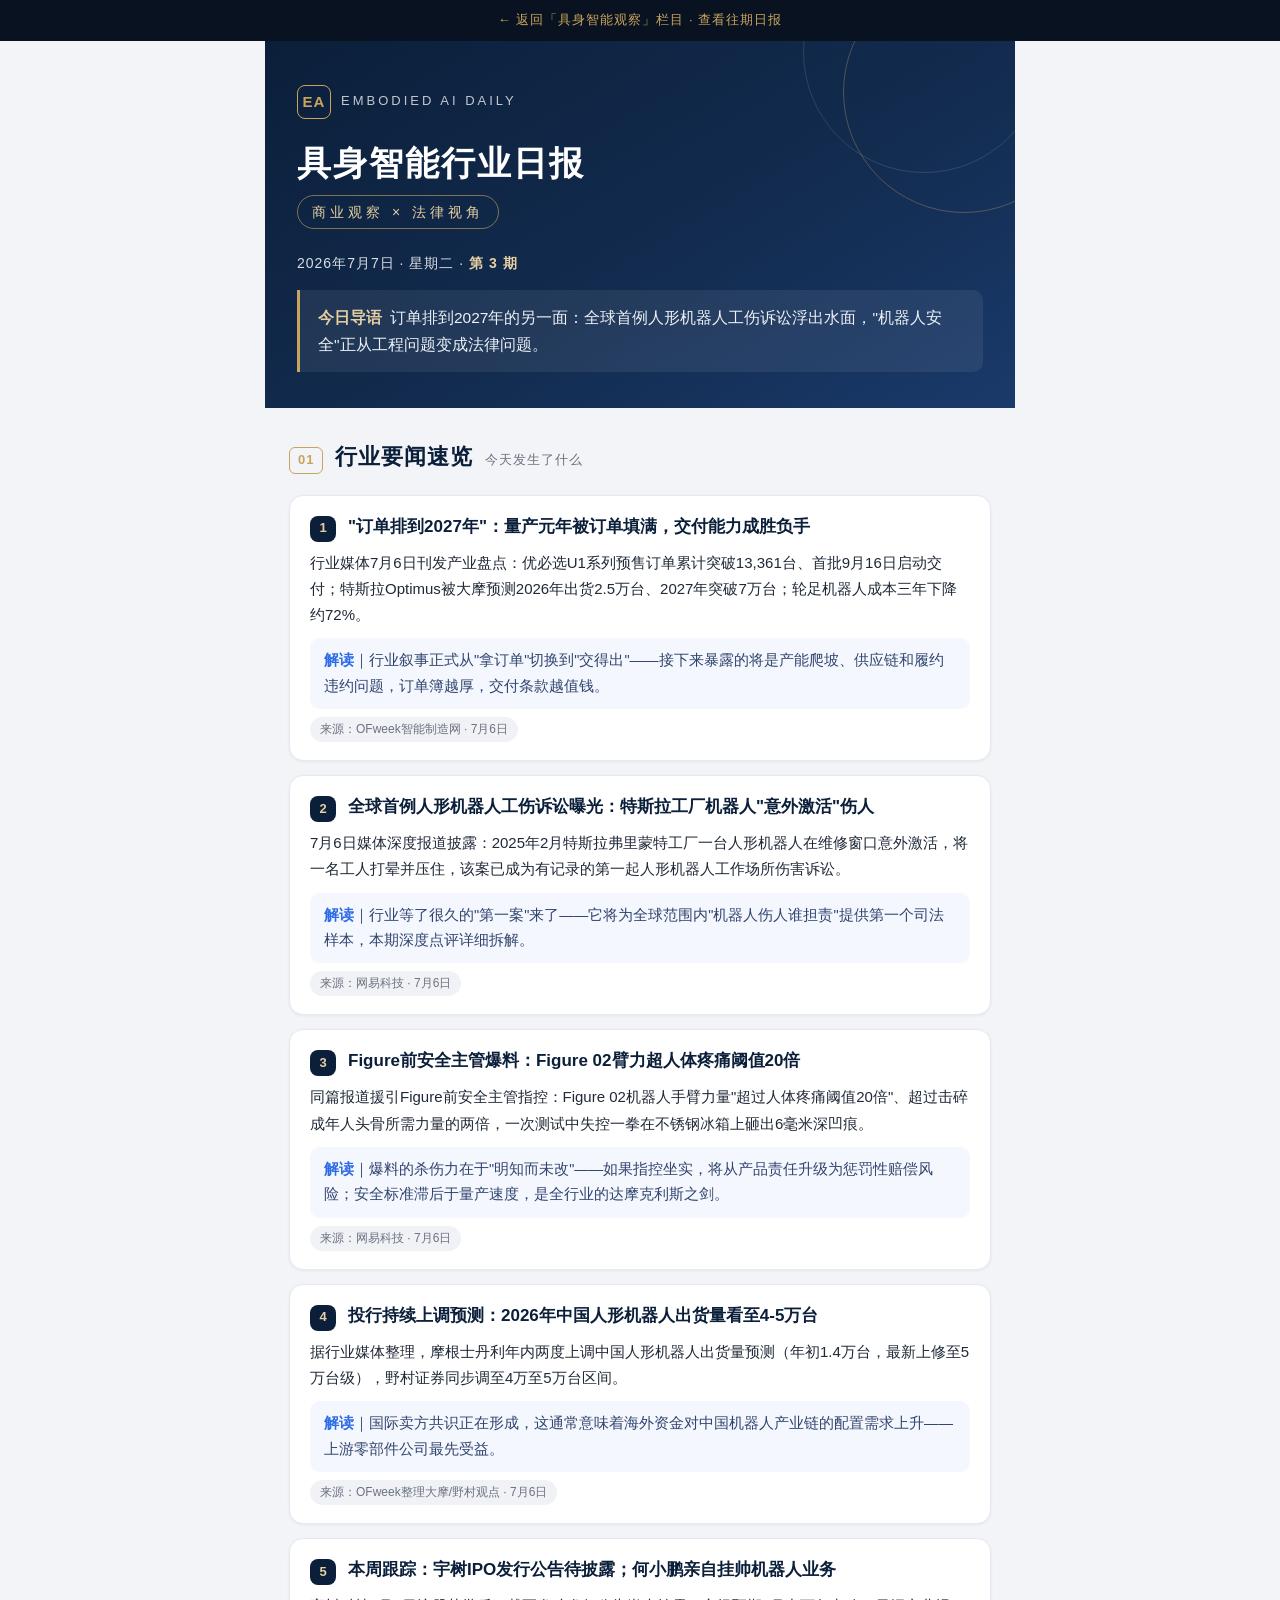
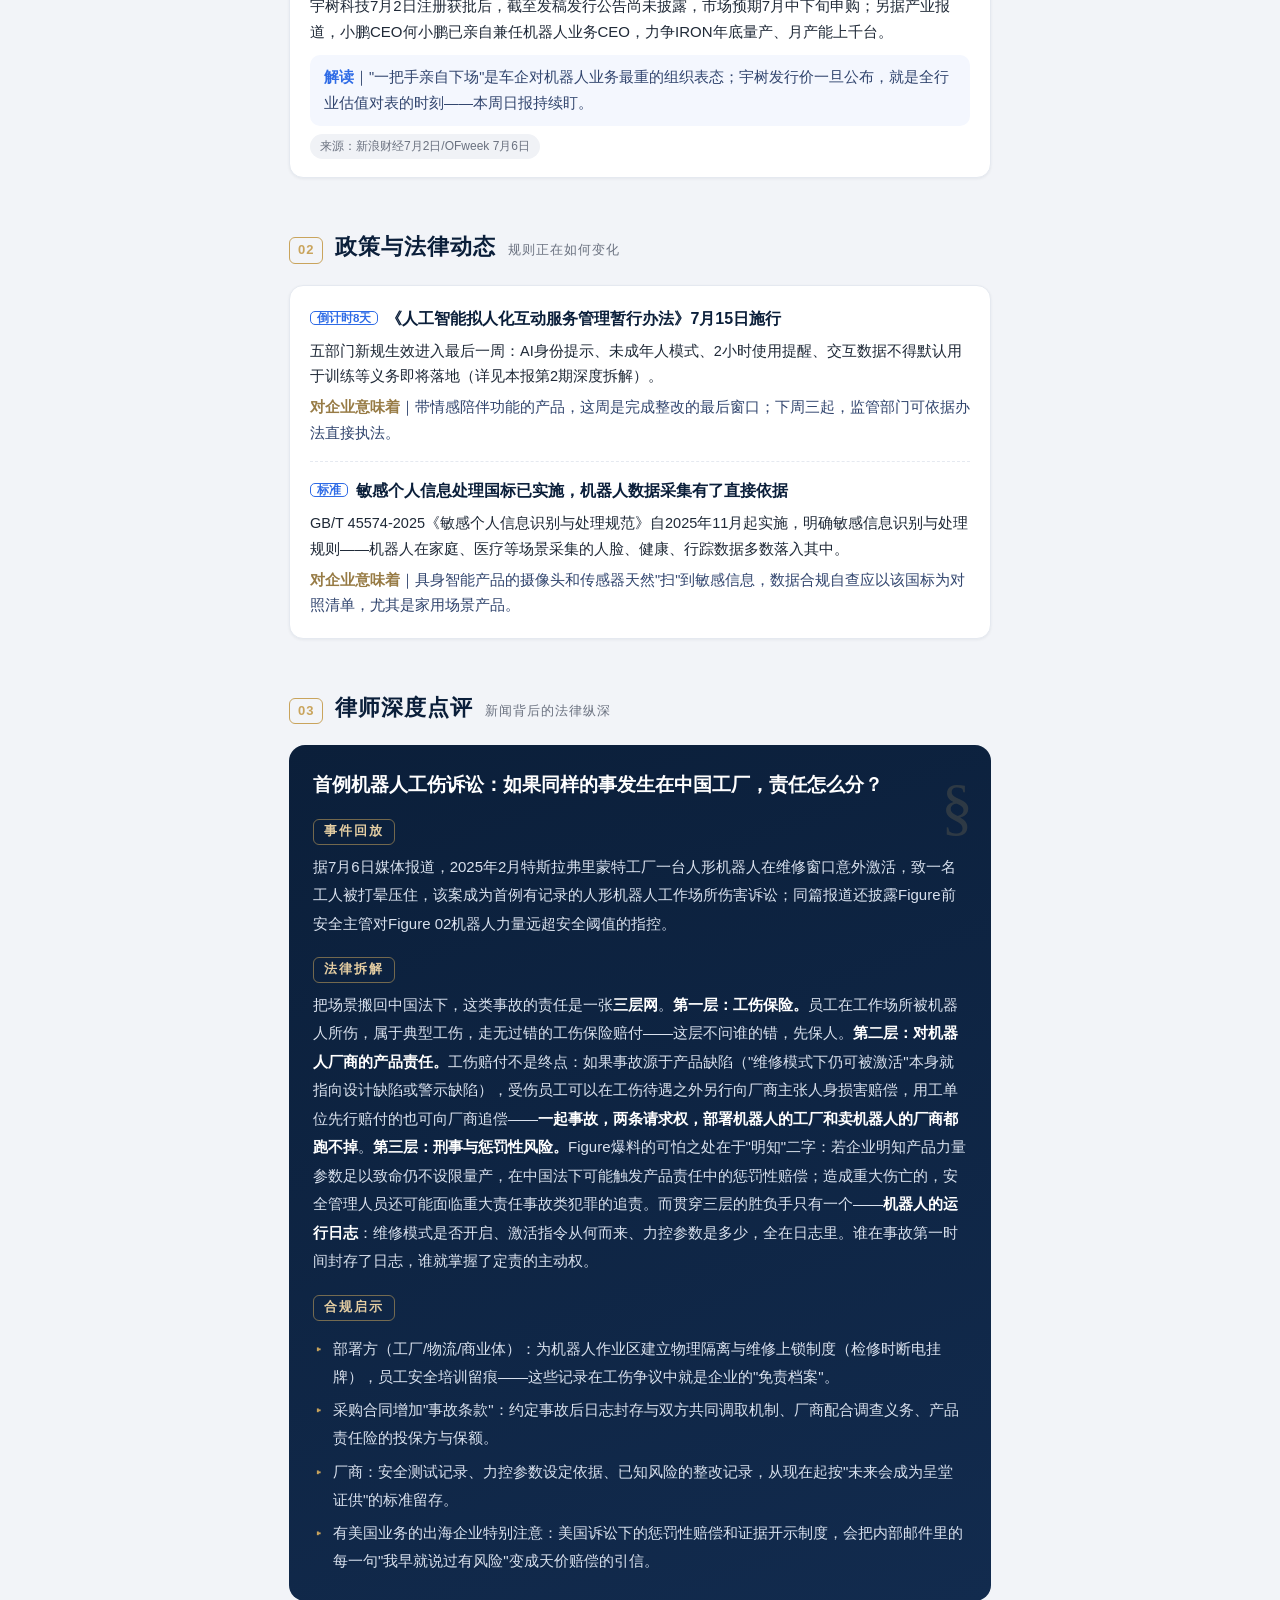
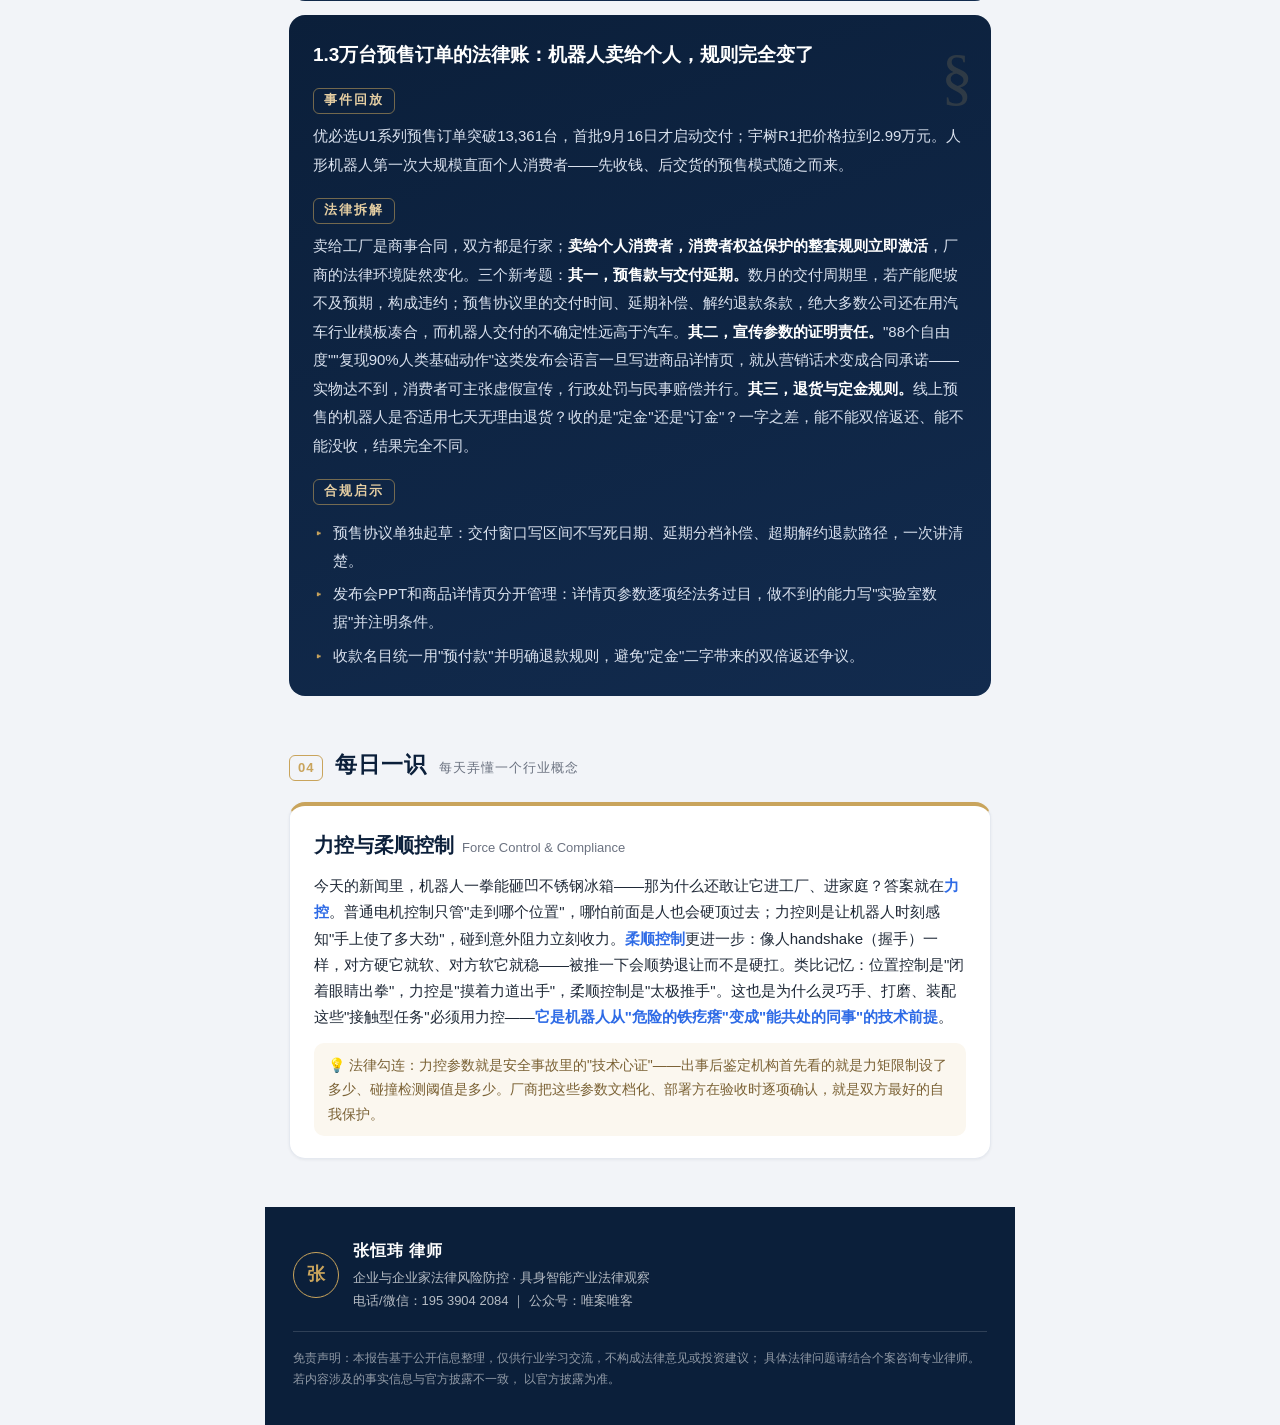
<file: daily/2026-07-07.html>
<!DOCTYPE html>
<html lang="zh-CN">
<head>
<meta charset="UTF-8">
<meta name="viewport" content="width=device-width, initial-scale=1.0">
<title>具身智能行业日报·20260707</title>
<style>
  :root{
    --navy:#0B1F3A;
    --navy2:#122B4E;
    --blue:#2E6BE6;
    --gold:#C9A45C;
    --gold-light:#E6CFA3;
    --bg:#F2F4F8;
    --card:#FFFFFF;
    --text:#1F2937;
    --muted:#6B7280;
    --line:#E5E9F0;
  }
  *{margin:0;padding:0;box-sizing:border-box;}
  body{
    background:var(--bg);
    font-family:-apple-system,"PingFang SC","Microsoft YaHei","Source Han Sans SC",sans-serif;
    color:var(--text);
    line-height:1.75;
    -webkit-font-smoothing:antialiased;
  }
  .page{max-width:750px;margin:0 auto;background:var(--bg);}

  .masthead{
    background:linear-gradient(150deg,var(--navy) 0%,var(--navy2) 55%,#1A3A6B 100%);
    color:#fff;padding:44px 32px 36px;position:relative;overflow:hidden;
  }
  .masthead::after{
    content:"";position:absolute;right:-70px;top:-70px;width:240px;height:240px;
    border:1px solid rgba(201,164,92,.35);border-radius:50%;
  }
  .masthead::before{
    content:"";position:absolute;right:-30px;top:-110px;width:240px;height:240px;
    border:1px solid rgba(255,255,255,.12);border-radius:50%;
  }
  .brand-row{display:flex;align-items:center;gap:10px;margin-bottom:22px;}
  .brand-mark{
    width:34px;height:34px;border:1.5px solid var(--gold);border-radius:8px;
    display:flex;align-items:center;justify-content:center;
    color:var(--gold);font-weight:700;font-size:15px;letter-spacing:1px;
  }
  .brand-name{font-size:13px;letter-spacing:3px;color:rgba(255,255,255,.75);}
  h1.title{font-size:34px;font-weight:800;letter-spacing:2px;line-height:1.3;}
  .subtitle{
    display:inline-block;margin-top:10px;padding:4px 14px;
    border:1px solid rgba(201,164,92,.6);border-radius:999px;
    color:var(--gold-light);font-size:14px;letter-spacing:4px;
  }
  .dateline{margin-top:22px;font-size:14px;color:rgba(255,255,255,.85);letter-spacing:1px;}
  .dateline b{color:var(--gold-light);font-weight:600;}
  .lede{
    margin-top:14px;padding:14px 18px;background:rgba(255,255,255,.07);
    border-left:3px solid var(--gold);border-radius:0 10px 10px 0;
    font-size:15.5px;color:#EDF1F7;
  }
  .lede .lede-tag{color:var(--gold-light);font-weight:700;margin-right:8px;}

  .section{padding:30px 24px 6px;}
  .sec-head{display:flex;align-items:baseline;gap:12px;margin-bottom:18px;}
  .sec-num{
    font-size:13px;font-weight:800;color:var(--gold);
    border:1px solid var(--gold);border-radius:6px;padding:1px 8px;letter-spacing:1px;
  }
  .sec-title{font-size:22px;font-weight:800;color:var(--navy);letter-spacing:1px;}
  .sec-sub{font-size:12.5px;color:var(--muted);letter-spacing:1px;}

  .news-card{
    background:var(--card);border-radius:14px;padding:18px 20px;margin-bottom:14px;
    box-shadow:0 1px 3px rgba(11,31,58,.06);border:1px solid var(--line);
  }
  .news-head{display:flex;gap:12px;align-items:flex-start;}
  .news-idx{
    flex:none;width:26px;height:26px;border-radius:8px;background:var(--navy);
    color:var(--gold-light);font-size:13px;font-weight:700;
    display:flex;align-items:center;justify-content:center;margin-top:2px;
  }
  .news-title{font-size:17px;font-weight:700;color:var(--navy);line-height:1.5;}
  .news-body{margin-top:8px;font-size:15px;color:var(--text);}
  .news-read{
    margin-top:10px;padding:10px 14px;background:#F4F7FE;border-radius:10px;
    font-size:14.5px;color:#31456E;
  }
  .news-read b{color:var(--blue);}
  .src{
    display:inline-block;margin-top:8px;font-size:12px;color:var(--muted);
    background:#F0F2F6;border-radius:999px;padding:2px 10px;
  }

  .policy-card{
    background:var(--card);border-radius:14px;padding:4px 20px;margin-bottom:14px;
    border:1px solid var(--line);box-shadow:0 1px 3px rgba(11,31,58,.06);
  }
  .policy-item{padding:15px 0;border-bottom:1px dashed var(--line);}
  .policy-item:last-child{border-bottom:none;}
  .policy-name{font-size:16px;font-weight:700;color:var(--navy);}
  .policy-name .badge{
    font-size:11.5px;font-weight:600;color:var(--blue);border:1px solid var(--blue);
    border-radius:5px;padding:0 6px;margin-right:8px;vertical-align:2px;
  }
  .policy-body{margin-top:6px;font-size:14.5px;}
  .policy-mean{margin-top:6px;font-size:14.5px;color:#31456E;}
  .policy-mean b{color:var(--gold);filter:brightness(.75);}

  .deep-card{
    background:linear-gradient(160deg,var(--navy) 0%,var(--navy2) 100%);
    border-radius:16px;padding:26px 24px;margin-bottom:14px;color:#E8EDF5;
    position:relative;overflow:hidden;
  }
  .deep-card::after{
    content:"§";position:absolute;right:18px;top:6px;font-size:64px;
    color:rgba(201,164,92,.18);font-family:Georgia,serif;
  }
  .deep-title{font-size:19px;font-weight:800;color:#fff;line-height:1.5;padding-right:40px;}
  .deep-block{margin-top:16px;}
  .deep-label{
    display:inline-block;font-size:12.5px;font-weight:700;letter-spacing:2px;
    color:var(--gold-light);border:1px solid rgba(201,164,92,.55);
    border-radius:6px;padding:1px 10px;margin-bottom:8px;
  }
  .deep-text{font-size:15px;line-height:1.9;color:#D9E1EE;}
  .deep-text b{color:#fff;}
  .deep-tips{margin-top:6px;}
  .deep-tips li{
    list-style:none;font-size:15px;line-height:1.85;color:#D9E1EE;
    padding-left:20px;position:relative;margin-top:6px;
  }
  .deep-tips li::before{content:"▸";position:absolute;left:2px;color:var(--gold);}

  .know-card{
    background:var(--card);border:1px solid var(--line);border-radius:16px;
    padding:22px 24px;margin-bottom:14px;box-shadow:0 1px 3px rgba(11,31,58,.06);
    border-top:4px solid var(--gold);
  }
  .know-term{font-size:20px;font-weight:800;color:var(--navy);}
  .know-en{font-size:13px;color:var(--muted);margin-left:8px;font-weight:400;}
  .know-body{margin-top:10px;font-size:15px;}
  .know-body b{color:var(--blue);}
  .know-hook{
    margin-top:12px;padding:10px 14px;background:#FBF7EF;border-radius:10px;
    font-size:14px;color:#7A6134;
  }

  .footer{background:var(--navy);color:rgba(255,255,255,.85);padding:30px 28px 34px;margin-top:28px;}
  .card-line{display:flex;align-items:center;gap:14px;}
  .card-avatar{
    flex:none;width:46px;height:46px;border-radius:50%;
    border:1.5px solid var(--gold);display:flex;align-items:center;justify-content:center;
    color:var(--gold);font-size:18px;font-weight:700;
  }
  .card-name{font-size:16px;font-weight:700;color:#fff;letter-spacing:1px;}
  .card-info{font-size:13px;color:rgba(255,255,255,.7);margin-top:2px;}
  .disclaim{
    margin-top:18px;padding-top:16px;border-top:1px solid rgba(255,255,255,.15);
    font-size:12px;line-height:1.8;color:rgba(255,255,255,.55);
  }
</style>
</head>
<body>
<a href="../embodied-ai.html" target="_top" style="display:block;background:#081220;color:#C9A45C;text-align:center;padding:9px 12px;font-size:13px;letter-spacing:1px;text-decoration:none;">← 返回「具身智能观察」栏目 · 查看往期日报</a>
<div class="page">

  <header class="masthead">
    <div class="brand-row">
      <div class="brand-mark">EA</div>
      <div class="brand-name">EMBODIED AI DAILY</div>
    </div>
    <h1 class="title">具身智能行业日报</h1>
    <div class="subtitle">商业观察 × 法律视角</div>
    <div class="dateline">2026年7月7日 · 星期二 · <b>第 3 期</b></div>
    <div class="lede"><span class="lede-tag">今日导语</span>订单排到2027年的另一面：全球首例人形机器人工伤诉讼浮出水面，"机器人安全"正从工程问题变成法律问题。</div>
  </header>

  <section class="section">
    <div class="sec-head">
      <span class="sec-num">01</span>
      <span class="sec-title">行业要闻速览</span>
      <span class="sec-sub">今天发生了什么</span>
    </div>

    <div class="news-card">
      <div class="news-head">
        <div class="news-idx">1</div>
        <div class="news-title">"订单排到2027年"：量产元年被订单填满，交付能力成胜负手</div>
      </div>
      <div class="news-body">行业媒体7月6日刊发产业盘点：优必选U1系列预售订单累计突破13,361台、首批9月16日启动交付；特斯拉Optimus被大摩预测2026年出货2.5万台、2027年突破7万台；轮足机器人成本三年下降约72%。</div>
      <div class="news-read"><b>解读</b>｜行业叙事正式从"拿订单"切换到"交得出"——接下来暴露的将是产能爬坡、供应链和履约违约问题，订单簿越厚，交付条款越值钱。</div>
      <span class="src">来源：OFweek智能制造网 · 7月6日</span>
    </div>

    <div class="news-card">
      <div class="news-head">
        <div class="news-idx">2</div>
        <div class="news-title">全球首例人形机器人工伤诉讼曝光：特斯拉工厂机器人"意外激活"伤人</div>
      </div>
      <div class="news-body">7月6日媒体深度报道披露：2025年2月特斯拉弗里蒙特工厂一台人形机器人在维修窗口意外激活，将一名工人打晕并压住，该案已成为有记录的第一起人形机器人工作场所伤害诉讼。</div>
      <div class="news-read"><b>解读</b>｜行业等了很久的"第一案"来了——它将为全球范围内"机器人伤人谁担责"提供第一个司法样本，本期深度点评详细拆解。</div>
      <span class="src">来源：网易科技 · 7月6日</span>
    </div>

    <div class="news-card">
      <div class="news-head">
        <div class="news-idx">3</div>
        <div class="news-title">Figure前安全主管爆料：Figure 02臂力超人体疼痛阈值20倍</div>
      </div>
      <div class="news-body">同篇报道援引Figure前安全主管指控：Figure 02机器人手臂力量"超过人体疼痛阈值20倍"、超过击碎成年人头骨所需力量的两倍，一次测试中失控一拳在不锈钢冰箱上砸出6毫米深凹痕。</div>
      <div class="news-read"><b>解读</b>｜爆料的杀伤力在于"明知而未改"——如果指控坐实，将从产品责任升级为惩罚性赔偿风险；安全标准滞后于量产速度，是全行业的达摩克利斯之剑。</div>
      <span class="src">来源：网易科技 · 7月6日</span>
    </div>

    <div class="news-card">
      <div class="news-head">
        <div class="news-idx">4</div>
        <div class="news-title">投行持续上调预测：2026年中国人形机器人出货量看至4-5万台</div>
      </div>
      <div class="news-body">据行业媒体整理，摩根士丹利年内两度上调中国人形机器人出货量预测（年初1.4万台，最新上修至5万台级），野村证券同步调至4万至5万台区间。</div>
      <div class="news-read"><b>解读</b>｜国际卖方共识正在形成，这通常意味着海外资金对中国机器人产业链的配置需求上升——上游零部件公司最先受益。</div>
      <span class="src">来源：OFweek整理大摩/野村观点 · 7月6日</span>
    </div>

    <div class="news-card">
      <div class="news-head">
        <div class="news-idx">5</div>
        <div class="news-title">本周跟踪：宇树IPO发行公告待披露；何小鹏亲自挂帅机器人业务</div>
      </div>
      <div class="news-body">宇树科技7月2日注册获批后，截至发稿发行公告尚未披露，市场预期7月中下旬申购；另据产业报道，小鹏CEO何小鹏已亲自兼任机器人业务CEO，力争IRON年底量产、月产能上千台。</div>
      <div class="news-read"><b>解读</b>｜"一把手亲自下场"是车企对机器人业务最重的组织表态；宇树发行价一旦公布，就是全行业估值对表的时刻——本周日报持续盯。</div>
      <span class="src">来源：新浪财经7月2日/OFweek 7月6日</span>
    </div>
  </section>

  <section class="section">
    <div class="sec-head">
      <span class="sec-num">02</span>
      <span class="sec-title">政策与法律动态</span>
      <span class="sec-sub">规则正在如何变化</span>
    </div>
    <div class="policy-card">
      <div class="policy-item">
        <div class="policy-name"><span class="badge">倒计时8天</span>《人工智能拟人化互动服务管理暂行办法》7月15日施行</div>
        <div class="policy-body">五部门新规生效进入最后一周：AI身份提示、未成年人模式、2小时使用提醒、交互数据不得默认用于训练等义务即将落地（详见本报第2期深度拆解）。</div>
        <div class="policy-mean"><b>对企业意味着</b>｜带情感陪伴功能的产品，这周是完成整改的最后窗口；下周三起，监管部门可依据办法直接执法。</div>
      </div>
      <div class="policy-item">
        <div class="policy-name"><span class="badge">标准</span>敏感个人信息处理国标已实施，机器人数据采集有了直接依据</div>
        <div class="policy-body">GB/T 45574-2025《敏感个人信息识别与处理规范》自2025年11月起实施，明确敏感信息识别与处理规则——机器人在家庭、医疗等场景采集的人脸、健康、行踪数据多数落入其中。</div>
        <div class="policy-mean"><b>对企业意味着</b>｜具身智能产品的摄像头和传感器天然"扫"到敏感信息，数据合规自查应以该国标为对照清单，尤其是家用场景产品。</div>
      </div>
    </div>
  </section>

  <section class="section">
    <div class="sec-head">
      <span class="sec-num">03</span>
      <span class="sec-title">律师深度点评</span>
      <span class="sec-sub">新闻背后的法律纵深</span>
    </div>

    <div class="deep-card">
      <div class="deep-title">首例机器人工伤诉讼：如果同样的事发生在中国工厂，责任怎么分？</div>
      <div class="deep-block">
        <span class="deep-label">事件回放</span>
        <div class="deep-text">据7月6日媒体报道，2025年2月特斯拉弗里蒙特工厂一台人形机器人在维修窗口意外激活，致一名工人被打晕压住，该案成为首例有记录的人形机器人工作场所伤害诉讼；同篇报道还披露Figure前安全主管对Figure 02机器人力量远超安全阈值的指控。</div>
      </div>
      <div class="deep-block">
        <span class="deep-label">法律拆解</span>
        <div class="deep-text">把场景搬回中国法下，这类事故的责任是一张<b>三层网</b>。<b>第一层：工伤保险。</b>员工在工作场所被机器人所伤，属于典型工伤，走无过错的工伤保险赔付——这层不问谁的错，先保人。<b>第二层：对机器人厂商的产品责任。</b>工伤赔付不是终点：如果事故源于产品缺陷（"维修模式下仍可被激活"本身就指向设计缺陷或警示缺陷），受伤员工可以在工伤待遇之外另行向厂商主张人身损害赔偿，用工单位先行赔付的也可向厂商追偿——<b>一起事故，两条请求权，部署机器人的工厂和卖机器人的厂商都跑不掉</b>。<b>第三层：刑事与惩罚性风险。</b>Figure爆料的可怕之处在于"明知"二字：若企业明知产品力量参数足以致命仍不设限量产，在中国法下可能触发产品责任中的惩罚性赔偿；造成重大伤亡的，安全管理人员还可能面临重大责任事故类犯罪的追责。而贯穿三层的胜负手只有一个——<b>机器人的运行日志</b>：维修模式是否开启、激活指令从何而来、力控参数是多少，全在日志里。谁在事故第一时间封存了日志，谁就掌握了定责的主动权。</div>
      </div>
      <div class="deep-block">
        <span class="deep-label">合规启示</span>
        <ul class="deep-tips">
          <li>部署方（工厂/物流/商业体）：为机器人作业区建立物理隔离与维修上锁制度（检修时断电挂牌），员工安全培训留痕——这些记录在工伤争议中就是企业的"免责档案"。</li>
          <li>采购合同增加"事故条款"：约定事故后日志封存与双方共同调取机制、厂商配合调查义务、产品责任险的投保方与保额。</li>
          <li>厂商：安全测试记录、力控参数设定依据、已知风险的整改记录，从现在起按"未来会成为呈堂证供"的标准留存。</li>
          <li>有美国业务的出海企业特别注意：美国诉讼下的惩罚性赔偿和证据开示制度，会把内部邮件里的每一句"我早就说过有风险"变成天价赔偿的引信。</li>
        </ul>
      </div>
    </div>

    <div class="deep-card">
      <div class="deep-title">1.3万台预售订单的法律账：机器人卖给个人，规则完全变了</div>
      <div class="deep-block">
        <span class="deep-label">事件回放</span>
        <div class="deep-text">优必选U1系列预售订单突破13,361台，首批9月16日才启动交付；宇树R1把价格拉到2.99万元。人形机器人第一次大规模直面个人消费者——先收钱、后交货的预售模式随之而来。</div>
      </div>
      <div class="deep-block">
        <span class="deep-label">法律拆解</span>
        <div class="deep-text">卖给工厂是商事合同，双方都是行家；<b>卖给个人消费者，消费者权益保护的整套规则立即激活</b>，厂商的法律环境陡然变化。三个新考题：<b>其一，预售款与交付延期。</b>数月的交付周期里，若产能爬坡不及预期，构成违约；预售协议里的交付时间、延期补偿、解约退款条款，绝大多数公司还在用汽车行业模板凑合，而机器人交付的不确定性远高于汽车。<b>其二，宣传参数的证明责任。</b>"88个自由度""复现90%人类基础动作"这类发布会语言一旦写进商品详情页，就从营销话术变成合同承诺——实物达不到，消费者可主张虚假宣传，行政处罚与民事赔偿并行。<b>其三，退货与定金规则。</b>线上预售的机器人是否适用七天无理由退货？收的是"定金"还是"订金"？一字之差，能不能双倍返还、能不能没收，结果完全不同。</div>
      </div>
      <div class="deep-block">
        <span class="deep-label">合规启示</span>
        <ul class="deep-tips">
          <li>预售协议单独起草：交付窗口写区间不写死日期、延期分档补偿、超期解约退款路径，一次讲清楚。</li>
          <li>发布会PPT和商品详情页分开管理：详情页参数逐项经法务过目，做不到的能力写"实验室数据"并注明条件。</li>
          <li>收款名目统一用"预付款"并明确退款规则，避免"定金"二字带来的双倍返还争议。</li>
        </ul>
      </div>
    </div>
  </section>

  <section class="section">
    <div class="sec-head">
      <span class="sec-num">04</span>
      <span class="sec-title">每日一识</span>
      <span class="sec-sub">每天弄懂一个行业概念</span>
    </div>
    <div class="know-card">
      <div class="know-term">力控与柔顺控制<span class="know-en">Force Control & Compliance</span></div>
      <div class="know-body">今天的新闻里，机器人一拳能砸凹不锈钢冰箱——那为什么还敢让它进工厂、进家庭？答案就在<b>力控</b>。普通电机控制只管"走到哪个位置"，哪怕前面是人也会硬顶过去；力控则是让机器人时刻感知"手上使了多大劲"，碰到意外阻力立刻收力。<b>柔顺控制</b>更进一步：像人handshake（握手）一样，对方硬它就软、对方软它就稳——被推一下会顺势退让而不是硬扛。类比记忆：位置控制是"闭着眼睛出拳"，力控是"摸着力道出手"，柔顺控制是"太极推手"。这也是为什么灵巧手、打磨、装配这些"接触型任务"必须用力控——<b>它是机器人从"危险的铁疙瘩"变成"能共处的同事"的技术前提</b>。</div>
      <div class="know-hook">💡 法律勾连：力控参数就是安全事故里的"技术心证"——出事后鉴定机构首先看的就是力矩限制设了多少、碰撞检测阈值是多少。厂商把这些参数文档化、部署方在验收时逐项确认，就是双方最好的自我保护。</div>
    </div>
  </section>

  <footer class="footer">
    <div class="card-line">
      <div class="card-avatar">张</div>
      <div>
        <div class="card-name">张恒玮 律师</div>
        <div class="card-info">企业与企业家法律风险防控 · 具身智能产业法律观察<br>电话/微信：195 3904 2084 ｜ 公众号：唯案唯客</div>
      </div>
    </div>
    <div class="disclaim">
      免责声明：本报告基于公开信息整理，仅供行业学习交流，不构成法律意见或投资建议；
      具体法律问题请结合个案咨询专业律师。若内容涉及的事实信息与官方披露不一致，
      以官方披露为准。
    </div>
  </footer>

</div>
</body>
</html>
</file>
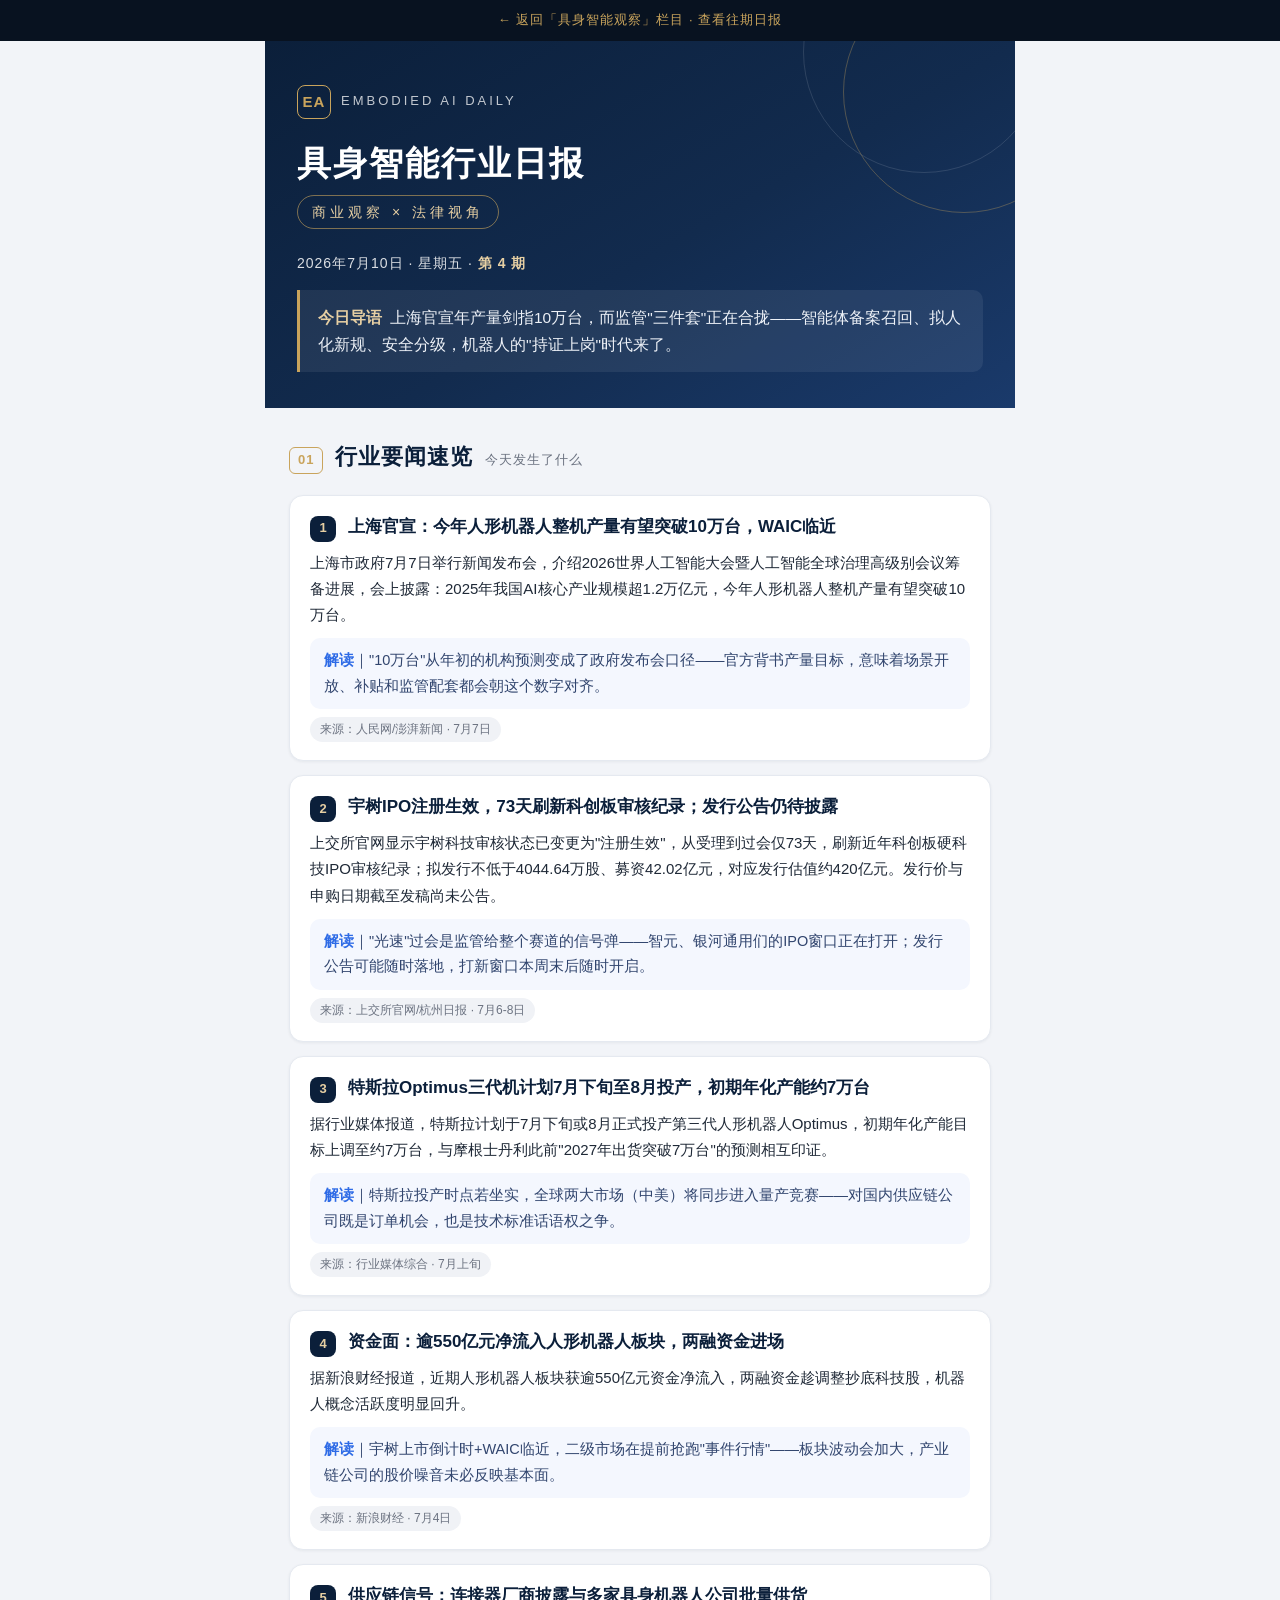
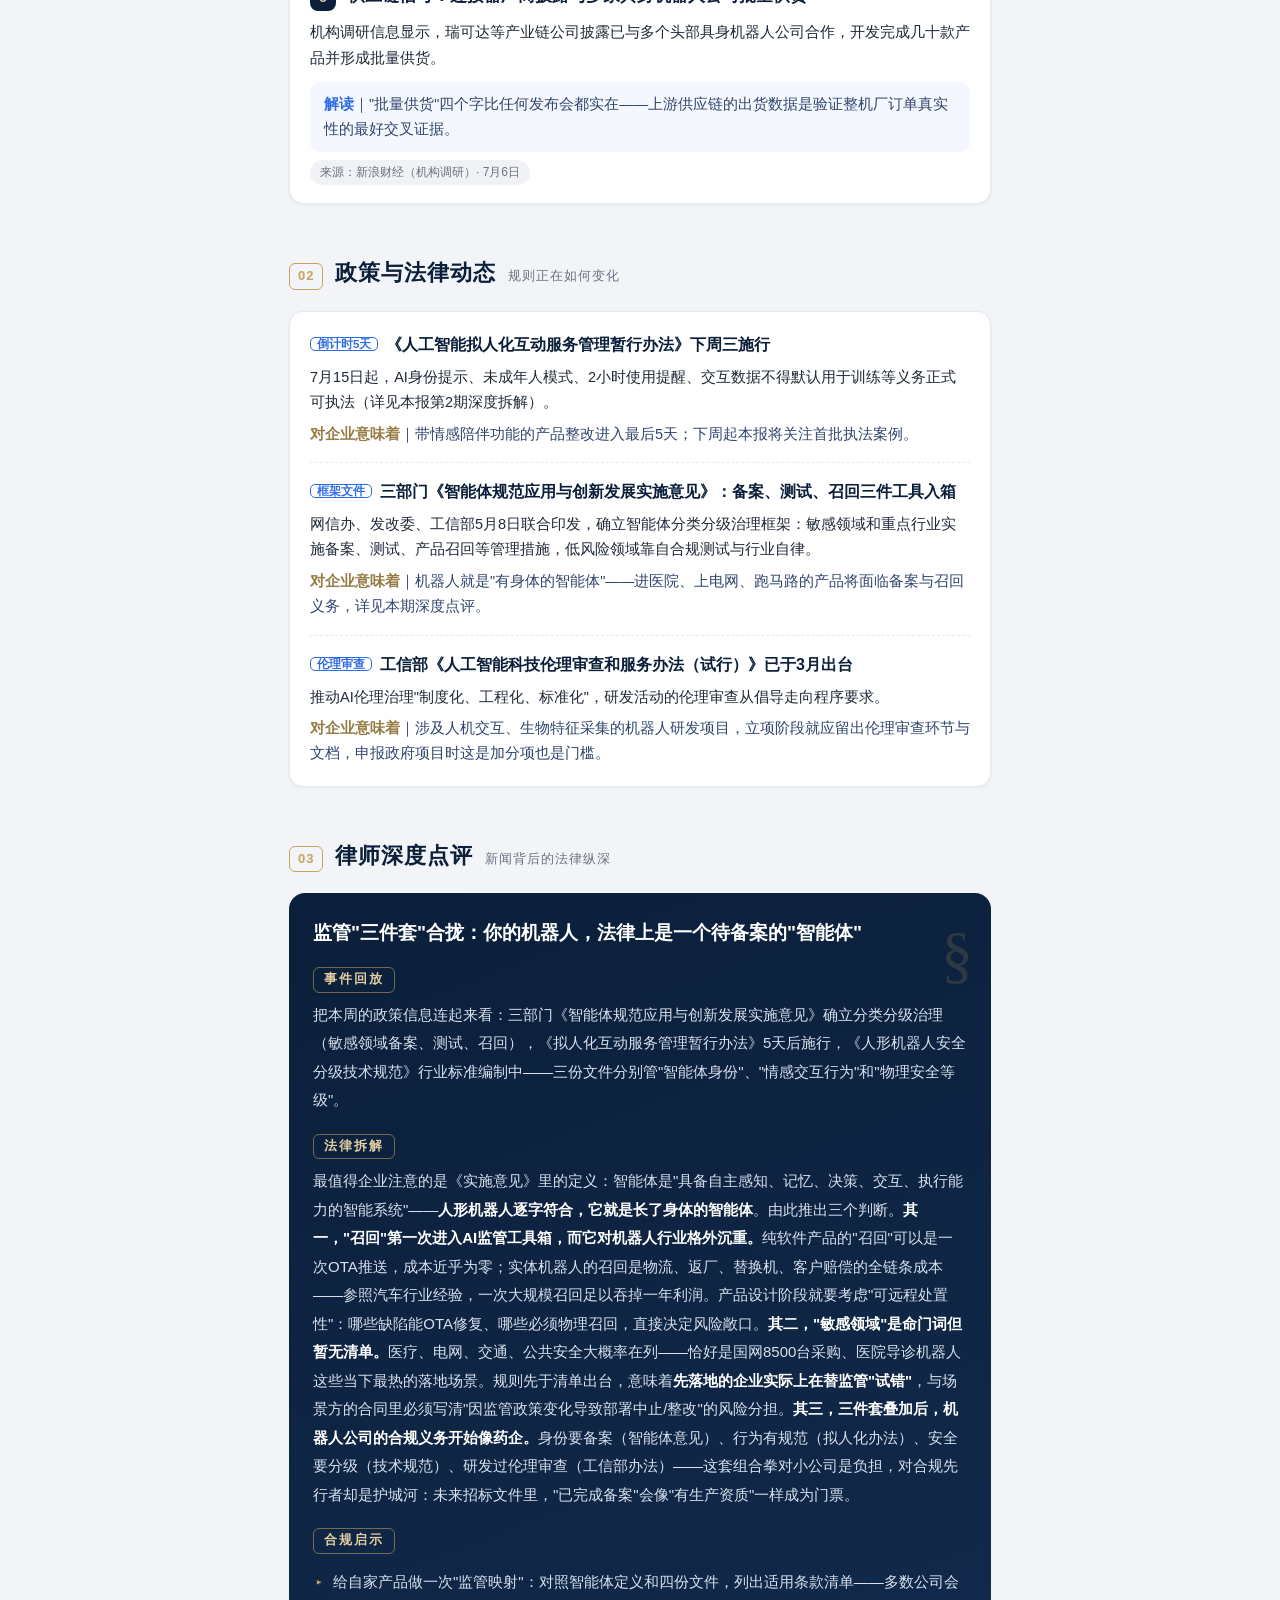
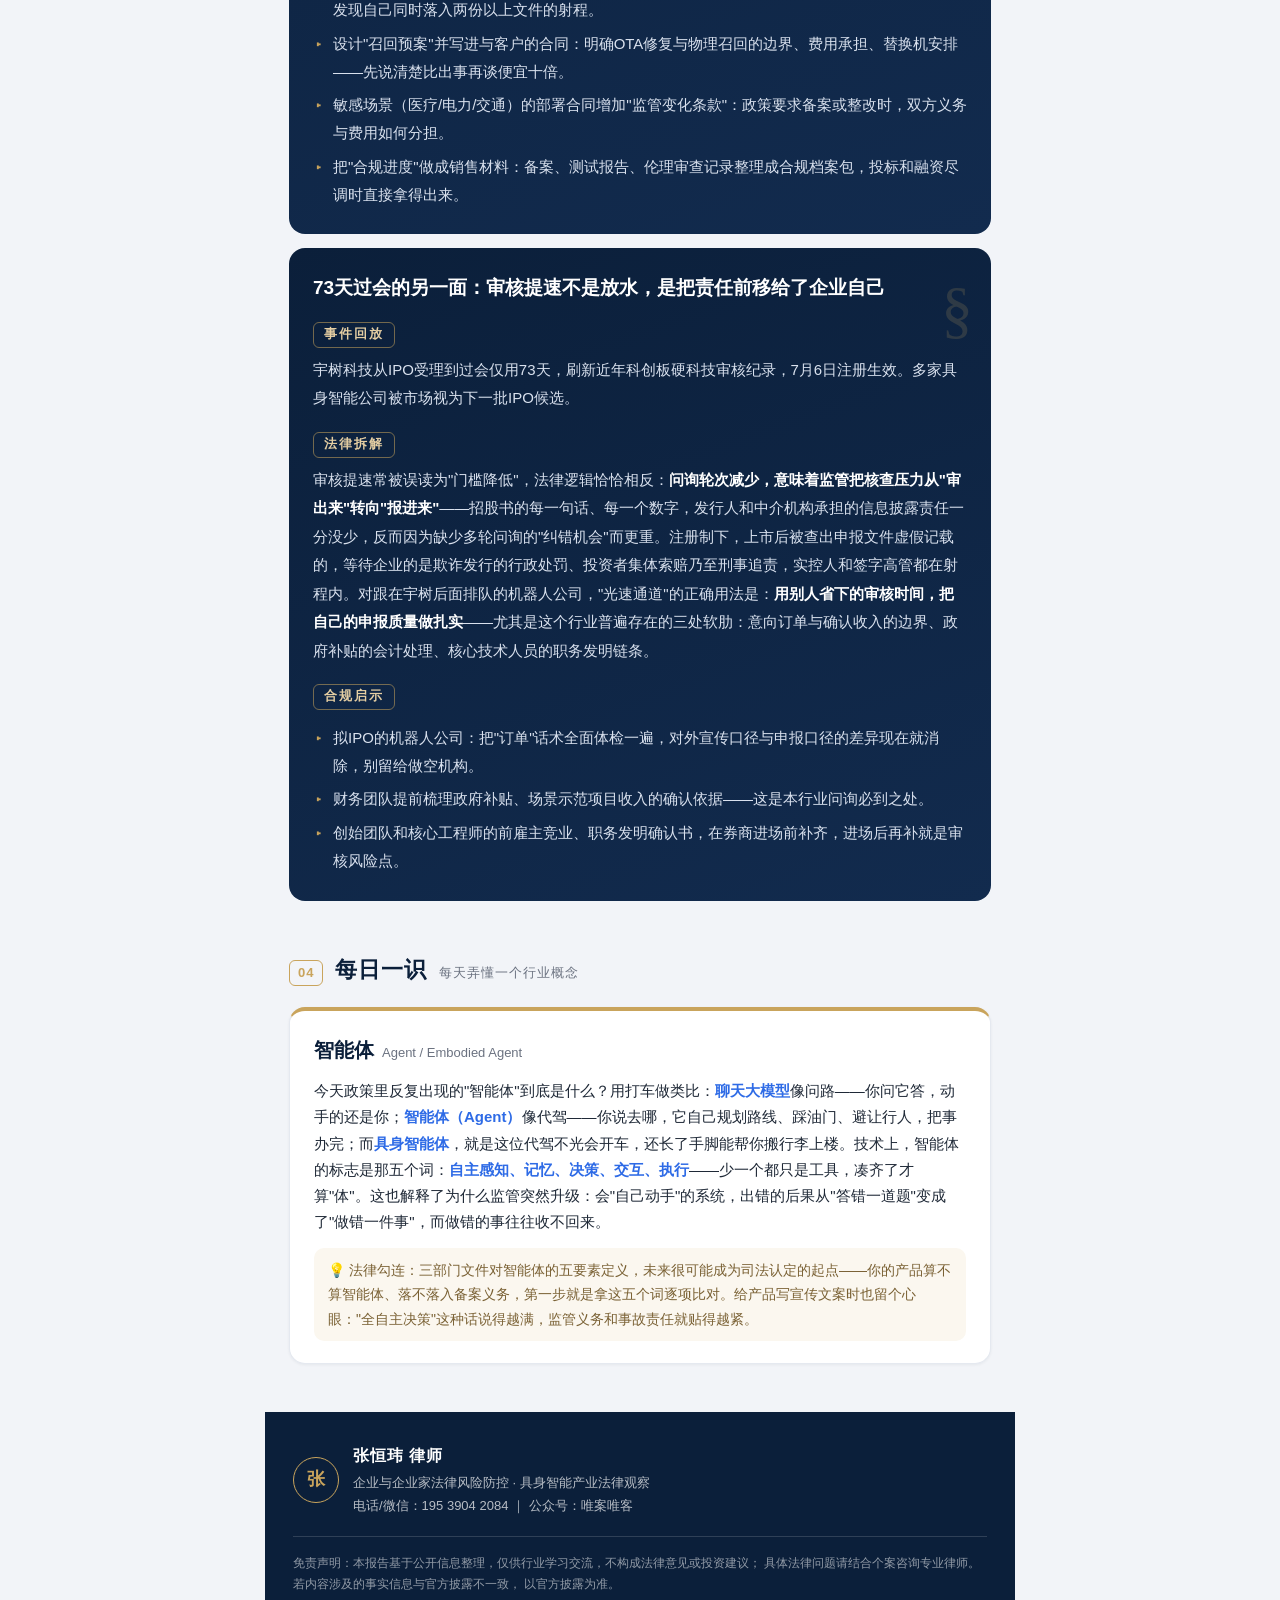
<file: daily/2026-07-10.html>
<!DOCTYPE html>
<html lang="zh-CN">
<head>
<meta charset="UTF-8">
<meta name="viewport" content="width=device-width, initial-scale=1.0">
<title>具身智能行业日报·20260710</title>
<style>
  :root{
    --navy:#0B1F3A;
    --navy2:#122B4E;
    --blue:#2E6BE6;
    --gold:#C9A45C;
    --gold-light:#E6CFA3;
    --bg:#F2F4F8;
    --card:#FFFFFF;
    --text:#1F2937;
    --muted:#6B7280;
    --line:#E5E9F0;
  }
  *{margin:0;padding:0;box-sizing:border-box;}
  body{
    background:var(--bg);
    font-family:-apple-system,"PingFang SC","Microsoft YaHei","Source Han Sans SC",sans-serif;
    color:var(--text);
    line-height:1.75;
    -webkit-font-smoothing:antialiased;
  }
  .page{max-width:750px;margin:0 auto;background:var(--bg);}

  .masthead{
    background:linear-gradient(150deg,var(--navy) 0%,var(--navy2) 55%,#1A3A6B 100%);
    color:#fff;padding:44px 32px 36px;position:relative;overflow:hidden;
  }
  .masthead::after{
    content:"";position:absolute;right:-70px;top:-70px;width:240px;height:240px;
    border:1px solid rgba(201,164,92,.35);border-radius:50%;
  }
  .masthead::before{
    content:"";position:absolute;right:-30px;top:-110px;width:240px;height:240px;
    border:1px solid rgba(255,255,255,.12);border-radius:50%;
  }
  .brand-row{display:flex;align-items:center;gap:10px;margin-bottom:22px;}
  .brand-mark{
    width:34px;height:34px;border:1.5px solid var(--gold);border-radius:8px;
    display:flex;align-items:center;justify-content:center;
    color:var(--gold);font-weight:700;font-size:15px;letter-spacing:1px;
  }
  .brand-name{font-size:13px;letter-spacing:3px;color:rgba(255,255,255,.75);}
  h1.title{font-size:34px;font-weight:800;letter-spacing:2px;line-height:1.3;}
  .subtitle{
    display:inline-block;margin-top:10px;padding:4px 14px;
    border:1px solid rgba(201,164,92,.6);border-radius:999px;
    color:var(--gold-light);font-size:14px;letter-spacing:4px;
  }
  .dateline{margin-top:22px;font-size:14px;color:rgba(255,255,255,.85);letter-spacing:1px;}
  .dateline b{color:var(--gold-light);font-weight:600;}
  .lede{
    margin-top:14px;padding:14px 18px;background:rgba(255,255,255,.07);
    border-left:3px solid var(--gold);border-radius:0 10px 10px 0;
    font-size:15.5px;color:#EDF1F7;
  }
  .lede .lede-tag{color:var(--gold-light);font-weight:700;margin-right:8px;}

  .section{padding:30px 24px 6px;}
  .sec-head{display:flex;align-items:baseline;gap:12px;margin-bottom:18px;}
  .sec-num{
    font-size:13px;font-weight:800;color:var(--gold);
    border:1px solid var(--gold);border-radius:6px;padding:1px 8px;letter-spacing:1px;
  }
  .sec-title{font-size:22px;font-weight:800;color:var(--navy);letter-spacing:1px;}
  .sec-sub{font-size:12.5px;color:var(--muted);letter-spacing:1px;}

  .news-card{
    background:var(--card);border-radius:14px;padding:18px 20px;margin-bottom:14px;
    box-shadow:0 1px 3px rgba(11,31,58,.06);border:1px solid var(--line);
  }
  .news-head{display:flex;gap:12px;align-items:flex-start;}
  .news-idx{
    flex:none;width:26px;height:26px;border-radius:8px;background:var(--navy);
    color:var(--gold-light);font-size:13px;font-weight:700;
    display:flex;align-items:center;justify-content:center;margin-top:2px;
  }
  .news-title{font-size:17px;font-weight:700;color:var(--navy);line-height:1.5;}
  .news-body{margin-top:8px;font-size:15px;color:var(--text);}
  .news-read{
    margin-top:10px;padding:10px 14px;background:#F4F7FE;border-radius:10px;
    font-size:14.5px;color:#31456E;
  }
  .news-read b{color:var(--blue);}
  .src{
    display:inline-block;margin-top:8px;font-size:12px;color:var(--muted);
    background:#F0F2F6;border-radius:999px;padding:2px 10px;
  }

  .policy-card{
    background:var(--card);border-radius:14px;padding:4px 20px;margin-bottom:14px;
    border:1px solid var(--line);box-shadow:0 1px 3px rgba(11,31,58,.06);
  }
  .policy-item{padding:15px 0;border-bottom:1px dashed var(--line);}
  .policy-item:last-child{border-bottom:none;}
  .policy-name{font-size:16px;font-weight:700;color:var(--navy);}
  .policy-name .badge{
    font-size:11.5px;font-weight:600;color:var(--blue);border:1px solid var(--blue);
    border-radius:5px;padding:0 6px;margin-right:8px;vertical-align:2px;
  }
  .policy-body{margin-top:6px;font-size:14.5px;}
  .policy-mean{margin-top:6px;font-size:14.5px;color:#31456E;}
  .policy-mean b{color:var(--gold);filter:brightness(.75);}

  .deep-card{
    background:linear-gradient(160deg,var(--navy) 0%,var(--navy2) 100%);
    border-radius:16px;padding:26px 24px;margin-bottom:14px;color:#E8EDF5;
    position:relative;overflow:hidden;
  }
  .deep-card::after{
    content:"§";position:absolute;right:18px;top:6px;font-size:64px;
    color:rgba(201,164,92,.18);font-family:Georgia,serif;
  }
  .deep-title{font-size:19px;font-weight:800;color:#fff;line-height:1.5;padding-right:40px;}
  .deep-block{margin-top:16px;}
  .deep-label{
    display:inline-block;font-size:12.5px;font-weight:700;letter-spacing:2px;
    color:var(--gold-light);border:1px solid rgba(201,164,92,.55);
    border-radius:6px;padding:1px 10px;margin-bottom:8px;
  }
  .deep-text{font-size:15px;line-height:1.9;color:#D9E1EE;}
  .deep-text b{color:#fff;}
  .deep-tips{margin-top:6px;}
  .deep-tips li{
    list-style:none;font-size:15px;line-height:1.85;color:#D9E1EE;
    padding-left:20px;position:relative;margin-top:6px;
  }
  .deep-tips li::before{content:"▸";position:absolute;left:2px;color:var(--gold);}

  .know-card{
    background:var(--card);border:1px solid var(--line);border-radius:16px;
    padding:22px 24px;margin-bottom:14px;box-shadow:0 1px 3px rgba(11,31,58,.06);
    border-top:4px solid var(--gold);
  }
  .know-term{font-size:20px;font-weight:800;color:var(--navy);}
  .know-en{font-size:13px;color:var(--muted);margin-left:8px;font-weight:400;}
  .know-body{margin-top:10px;font-size:15px;}
  .know-body b{color:var(--blue);}
  .know-hook{
    margin-top:12px;padding:10px 14px;background:#FBF7EF;border-radius:10px;
    font-size:14px;color:#7A6134;
  }

  .footer{background:var(--navy);color:rgba(255,255,255,.85);padding:30px 28px 34px;margin-top:28px;}
  .card-line{display:flex;align-items:center;gap:14px;}
  .card-avatar{
    flex:none;width:46px;height:46px;border-radius:50%;
    border:1.5px solid var(--gold);display:flex;align-items:center;justify-content:center;
    color:var(--gold);font-size:18px;font-weight:700;
  }
  .card-name{font-size:16px;font-weight:700;color:#fff;letter-spacing:1px;}
  .card-info{font-size:13px;color:rgba(255,255,255,.7);margin-top:2px;}
  .disclaim{
    margin-top:18px;padding-top:16px;border-top:1px solid rgba(255,255,255,.15);
    font-size:12px;line-height:1.8;color:rgba(255,255,255,.55);
  }
</style>
</head>
<body>
<a href="../embodied-ai.html" target="_top" style="display:block;background:#081220;color:#C9A45C;text-align:center;padding:9px 12px;font-size:13px;letter-spacing:1px;text-decoration:none;">← 返回「具身智能观察」栏目 · 查看往期日报</a>
<div class="page">

  <header class="masthead">
    <div class="brand-row">
      <div class="brand-mark">EA</div>
      <div class="brand-name">EMBODIED AI DAILY</div>
    </div>
    <h1 class="title">具身智能行业日报</h1>
    <div class="subtitle">商业观察 × 法律视角</div>
    <div class="dateline">2026年7月10日 · 星期五 · <b>第 4 期</b></div>
    <div class="lede"><span class="lede-tag">今日导语</span>上海官宣年产量剑指10万台，而监管"三件套"正在合拢——智能体备案召回、拟人化新规、安全分级，机器人的"持证上岗"时代来了。</div>
  </header>

  <section class="section">
    <div class="sec-head">
      <span class="sec-num">01</span>
      <span class="sec-title">行业要闻速览</span>
      <span class="sec-sub">今天发生了什么</span>
    </div>

    <div class="news-card">
      <div class="news-head">
        <div class="news-idx">1</div>
        <div class="news-title">上海官宣：今年人形机器人整机产量有望突破10万台，WAIC临近</div>
      </div>
      <div class="news-body">上海市政府7月7日举行新闻发布会，介绍2026世界人工智能大会暨人工智能全球治理高级别会议筹备进展，会上披露：2025年我国AI核心产业规模超1.2万亿元，今年人形机器人整机产量有望突破10万台。</div>
      <div class="news-read"><b>解读</b>｜"10万台"从年初的机构预测变成了政府发布会口径——官方背书产量目标，意味着场景开放、补贴和监管配套都会朝这个数字对齐。</div>
      <span class="src">来源：人民网/澎湃新闻 · 7月7日</span>
    </div>

    <div class="news-card">
      <div class="news-head">
        <div class="news-idx">2</div>
        <div class="news-title">宇树IPO注册生效，73天刷新科创板审核纪录；发行公告仍待披露</div>
      </div>
      <div class="news-body">上交所官网显示宇树科技审核状态已变更为"注册生效"，从受理到过会仅73天，刷新近年科创板硬科技IPO审核纪录；拟发行不低于4044.64万股、募资42.02亿元，对应发行估值约420亿元。发行价与申购日期截至发稿尚未公告。</div>
      <div class="news-read"><b>解读</b>｜"光速"过会是监管给整个赛道的信号弹——智元、银河通用们的IPO窗口正在打开；发行公告可能随时落地，打新窗口本周末后随时开启。</div>
      <span class="src">来源：上交所官网/杭州日报 · 7月6-8日</span>
    </div>

    <div class="news-card">
      <div class="news-head">
        <div class="news-idx">3</div>
        <div class="news-title">特斯拉Optimus三代机计划7月下旬至8月投产，初期年化产能约7万台</div>
      </div>
      <div class="news-body">据行业媒体报道，特斯拉计划于7月下旬或8月正式投产第三代人形机器人Optimus，初期年化产能目标上调至约7万台，与摩根士丹利此前"2027年出货突破7万台"的预测相互印证。</div>
      <div class="news-read"><b>解读</b>｜特斯拉投产时点若坐实，全球两大市场（中美）将同步进入量产竞赛——对国内供应链公司既是订单机会，也是技术标准话语权之争。</div>
      <span class="src">来源：行业媒体综合 · 7月上旬</span>
    </div>

    <div class="news-card">
      <div class="news-head">
        <div class="news-idx">4</div>
        <div class="news-title">资金面：逾550亿元净流入人形机器人板块，两融资金进场</div>
      </div>
      <div class="news-body">据新浪财经报道，近期人形机器人板块获逾550亿元资金净流入，两融资金趁调整抄底科技股，机器人概念活跃度明显回升。</div>
      <div class="news-read"><b>解读</b>｜宇树上市倒计时+WAIC临近，二级市场在提前抢跑"事件行情"——板块波动会加大，产业链公司的股价噪音未必反映基本面。</div>
      <span class="src">来源：新浪财经 · 7月4日</span>
    </div>

    <div class="news-card">
      <div class="news-head">
        <div class="news-idx">5</div>
        <div class="news-title">供应链信号：连接器厂商披露与多家具身机器人公司批量供货</div>
      </div>
      <div class="news-body">机构调研信息显示，瑞可达等产业链公司披露已与多个头部具身机器人公司合作，开发完成几十款产品并形成批量供货。</div>
      <div class="news-read"><b>解读</b>｜"批量供货"四个字比任何发布会都实在——上游供应链的出货数据是验证整机厂订单真实性的最好交叉证据。</div>
      <span class="src">来源：新浪财经（机构调研）· 7月6日</span>
    </div>
  </section>

  <section class="section">
    <div class="sec-head">
      <span class="sec-num">02</span>
      <span class="sec-title">政策与法律动态</span>
      <span class="sec-sub">规则正在如何变化</span>
    </div>
    <div class="policy-card">
      <div class="policy-item">
        <div class="policy-name"><span class="badge">倒计时5天</span>《人工智能拟人化互动服务管理暂行办法》下周三施行</div>
        <div class="policy-body">7月15日起，AI身份提示、未成年人模式、2小时使用提醒、交互数据不得默认用于训练等义务正式可执法（详见本报第2期深度拆解）。</div>
        <div class="policy-mean"><b>对企业意味着</b>｜带情感陪伴功能的产品整改进入最后5天；下周起本报将关注首批执法案例。</div>
      </div>
      <div class="policy-item">
        <div class="policy-name"><span class="badge">框架文件</span>三部门《智能体规范应用与创新发展实施意见》：备案、测试、召回三件工具入箱</div>
        <div class="policy-body">网信办、发改委、工信部5月8日联合印发，确立智能体分类分级治理框架：敏感领域和重点行业实施备案、测试、产品召回等管理措施，低风险领域靠自合规测试与行业自律。</div>
        <div class="policy-mean"><b>对企业意味着</b>｜机器人就是"有身体的智能体"——进医院、上电网、跑马路的产品将面临备案与召回义务，详见本期深度点评。</div>
      </div>
      <div class="policy-item">
        <div class="policy-name"><span class="badge">伦理审查</span>工信部《人工智能科技伦理审查和服务办法（试行）》已于3月出台</div>
        <div class="policy-body">推动AI伦理治理"制度化、工程化、标准化"，研发活动的伦理审查从倡导走向程序要求。</div>
        <div class="policy-mean"><b>对企业意味着</b>｜涉及人机交互、生物特征采集的机器人研发项目，立项阶段就应留出伦理审查环节与文档，申报政府项目时这是加分项也是门槛。</div>
      </div>
    </div>
  </section>

  <section class="section">
    <div class="sec-head">
      <span class="sec-num">03</span>
      <span class="sec-title">律师深度点评</span>
      <span class="sec-sub">新闻背后的法律纵深</span>
    </div>

    <div class="deep-card">
      <div class="deep-title">监管"三件套"合拢：你的机器人，法律上是一个待备案的"智能体"</div>
      <div class="deep-block">
        <span class="deep-label">事件回放</span>
        <div class="deep-text">把本周的政策信息连起来看：三部门《智能体规范应用与创新发展实施意见》确立分类分级治理（敏感领域备案、测试、召回），《拟人化互动服务管理暂行办法》5天后施行，《人形机器人安全分级技术规范》行业标准编制中——三份文件分别管"智能体身份"、"情感交互行为"和"物理安全等级"。</div>
      </div>
      <div class="deep-block">
        <span class="deep-label">法律拆解</span>
        <div class="deep-text">最值得企业注意的是《实施意见》里的定义：智能体是"具备自主感知、记忆、决策、交互、执行能力的智能系统"——<b>人形机器人逐字符合，它就是长了身体的智能体</b>。由此推出三个判断。<b>其一，"召回"第一次进入AI监管工具箱，而它对机器人行业格外沉重。</b>纯软件产品的"召回"可以是一次OTA推送，成本近乎为零；实体机器人的召回是物流、返厂、替换机、客户赔偿的全链条成本——参照汽车行业经验，一次大规模召回足以吞掉一年利润。产品设计阶段就要考虑"可远程处置性"：哪些缺陷能OTA修复、哪些必须物理召回，直接决定风险敞口。<b>其二，"敏感领域"是命门词但暂无清单。</b>医疗、电网、交通、公共安全大概率在列——恰好是国网8500台采购、医院导诊机器人这些当下最热的落地场景。规则先于清单出台，意味着<b>先落地的企业实际上在替监管"试错"</b>，与场景方的合同里必须写清"因监管政策变化导致部署中止/整改"的风险分担。<b>其三，三件套叠加后，机器人公司的合规义务开始像药企。</b>身份要备案（智能体意见）、行为有规范（拟人化办法）、安全要分级（技术规范）、研发过伦理审查（工信部办法）——这套组合拳对小公司是负担，对合规先行者却是护城河：未来招标文件里，"已完成备案"会像"有生产资质"一样成为门票。</div>
      </div>
      <div class="deep-block">
        <span class="deep-label">合规启示</span>
        <ul class="deep-tips">
          <li>给自家产品做一次"监管映射"：对照智能体定义和四份文件，列出适用条款清单——多数公司会发现自己同时落入两份以上文件的射程。</li>
          <li>设计"召回预案"并写进与客户的合同：明确OTA修复与物理召回的边界、费用承担、替换机安排——先说清楚比出事再谈便宜十倍。</li>
          <li>敏感场景（医疗/电力/交通）的部署合同增加"监管变化条款"：政策要求备案或整改时，双方义务与费用如何分担。</li>
          <li>把"合规进度"做成销售材料：备案、测试报告、伦理审查记录整理成合规档案包，投标和融资尽调时直接拿得出来。</li>
        </ul>
      </div>
    </div>

    <div class="deep-card">
      <div class="deep-title">73天过会的另一面：审核提速不是放水，是把责任前移给了企业自己</div>
      <div class="deep-block">
        <span class="deep-label">事件回放</span>
        <div class="deep-text">宇树科技从IPO受理到过会仅用73天，刷新近年科创板硬科技审核纪录，7月6日注册生效。多家具身智能公司被市场视为下一批IPO候选。</div>
      </div>
      <div class="deep-block">
        <span class="deep-label">法律拆解</span>
        <div class="deep-text">审核提速常被误读为"门槛降低"，法律逻辑恰恰相反：<b>问询轮次减少，意味着监管把核查压力从"审出来"转向"报进来"</b>——招股书的每一句话、每一个数字，发行人和中介机构承担的信息披露责任一分没少，反而因为缺少多轮问询的"纠错机会"而更重。注册制下，上市后被查出申报文件虚假记载的，等待企业的是欺诈发行的行政处罚、投资者集体索赔乃至刑事追责，实控人和签字高管都在射程内。对跟在宇树后面排队的机器人公司，"光速通道"的正确用法是：<b>用别人省下的审核时间，把自己的申报质量做扎实</b>——尤其是这个行业普遍存在的三处软肋：意向订单与确认收入的边界、政府补贴的会计处理、核心技术人员的职务发明链条。</div>
      </div>
      <div class="deep-block">
        <span class="deep-label">合规启示</span>
        <ul class="deep-tips">
          <li>拟IPO的机器人公司：把"订单"话术全面体检一遍，对外宣传口径与申报口径的差异现在就消除，别留给做空机构。</li>
          <li>财务团队提前梳理政府补贴、场景示范项目收入的确认依据——这是本行业问询必到之处。</li>
          <li>创始团队和核心工程师的前雇主竞业、职务发明确认书，在券商进场前补齐，进场后再补就是审核风险点。</li>
        </ul>
      </div>
    </div>
  </section>

  <section class="section">
    <div class="sec-head">
      <span class="sec-num">04</span>
      <span class="sec-title">每日一识</span>
      <span class="sec-sub">每天弄懂一个行业概念</span>
    </div>
    <div class="know-card">
      <div class="know-term">智能体<span class="know-en">Agent / Embodied Agent</span></div>
      <div class="know-body">今天政策里反复出现的"智能体"到底是什么？用打车做类比：<b>聊天大模型</b>像问路——你问它答，动手的还是你；<b>智能体（Agent）</b>像代驾——你说去哪，它自己规划路线、踩油门、避让行人，把事办完；而<b>具身智能体</b>，就是这位代驾不光会开车，还长了手脚能帮你搬行李上楼。技术上，智能体的标志是那五个词：<b>自主感知、记忆、决策、交互、执行</b>——少一个都只是工具，凑齐了才算"体"。这也解释了为什么监管突然升级：会"自己动手"的系统，出错的后果从"答错一道题"变成了"做错一件事"，而做错的事往往收不回来。</div>
      <div class="know-hook">💡 法律勾连：三部门文件对智能体的五要素定义，未来很可能成为司法认定的起点——你的产品算不算智能体、落不落入备案义务，第一步就是拿这五个词逐项比对。给产品写宣传文案时也留个心眼："全自主决策"这种话说得越满，监管义务和事故责任就贴得越紧。</div>
    </div>
  </section>

  <footer class="footer">
    <div class="card-line">
      <div class="card-avatar">张</div>
      <div>
        <div class="card-name">张恒玮 律师</div>
        <div class="card-info">企业与企业家法律风险防控 · 具身智能产业法律观察<br>电话/微信：195 3904 2084 ｜ 公众号：唯案唯客</div>
      </div>
    </div>
    <div class="disclaim">
      免责声明：本报告基于公开信息整理，仅供行业学习交流，不构成法律意见或投资建议；
      具体法律问题请结合个案咨询专业律师。若内容涉及的事实信息与官方披露不一致，
      以官方披露为准。
    </div>
  </footer>

</div>
</body>
</html>
</file>
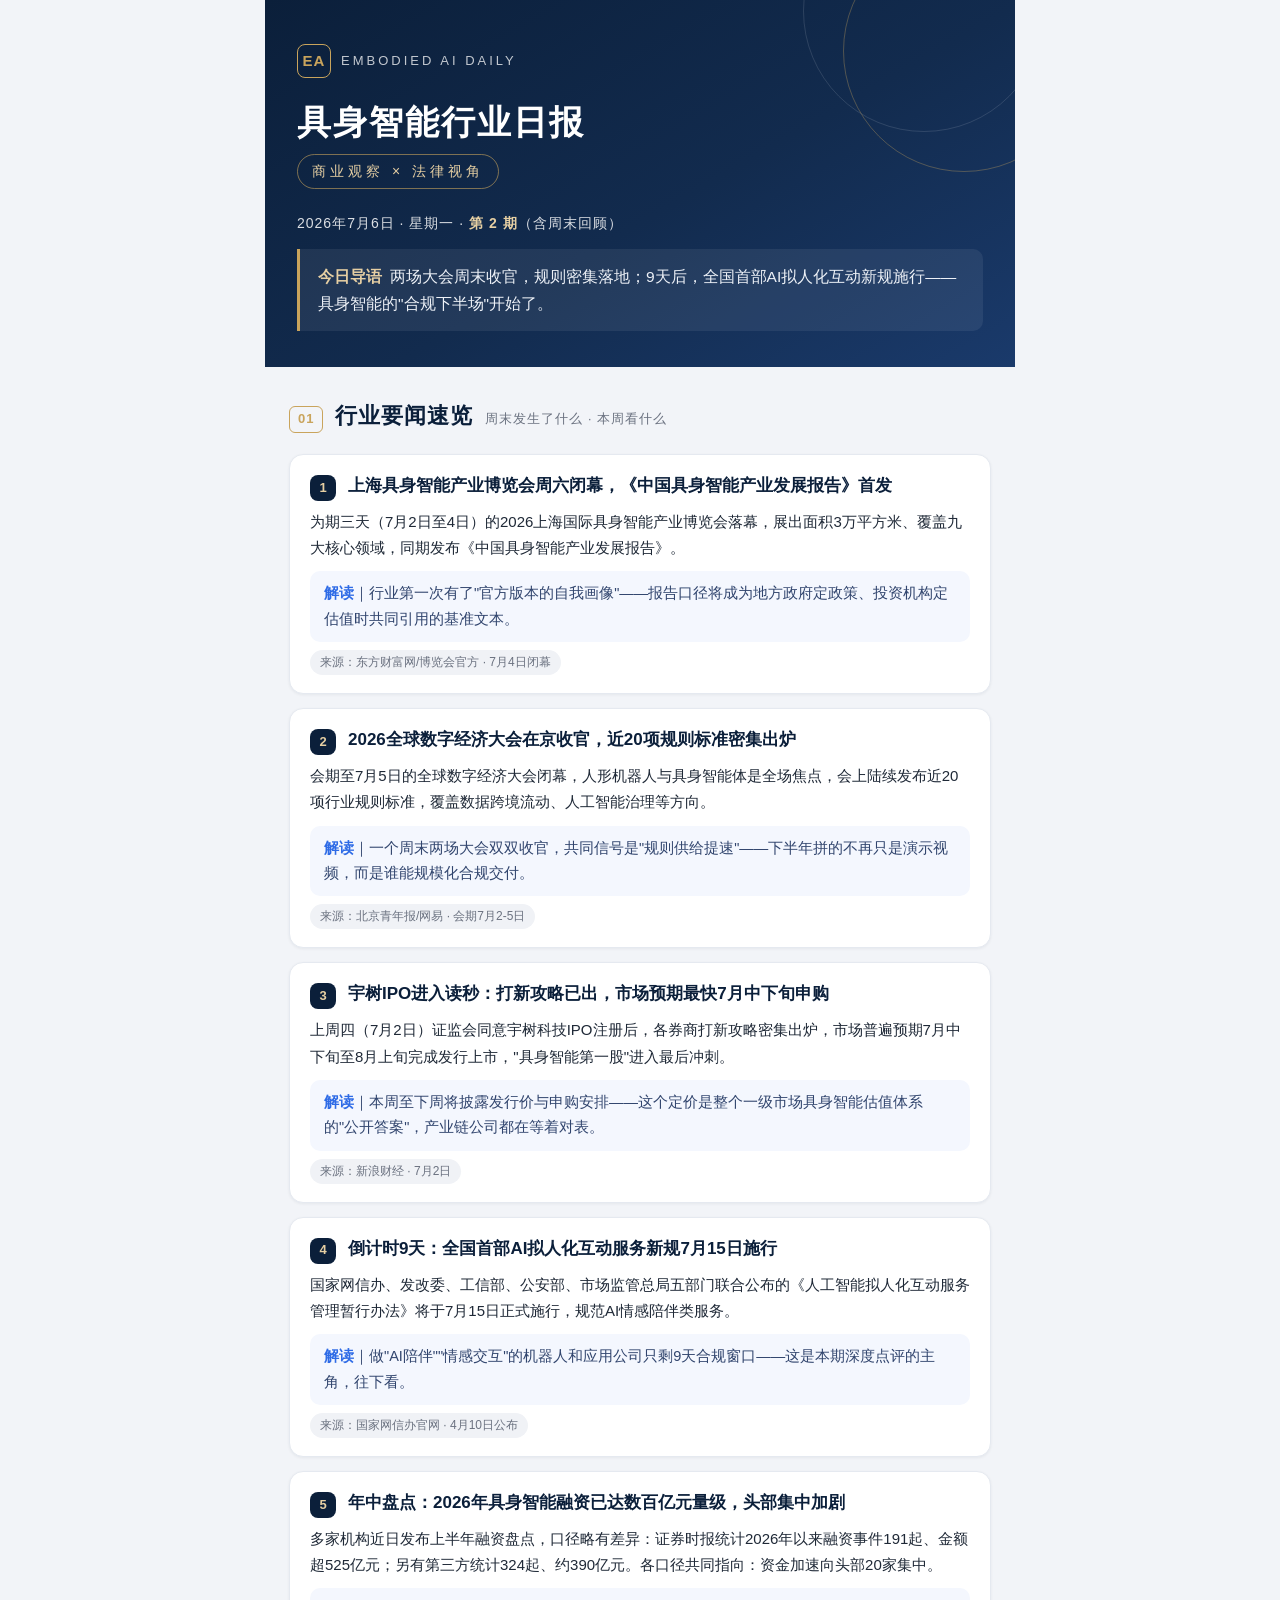
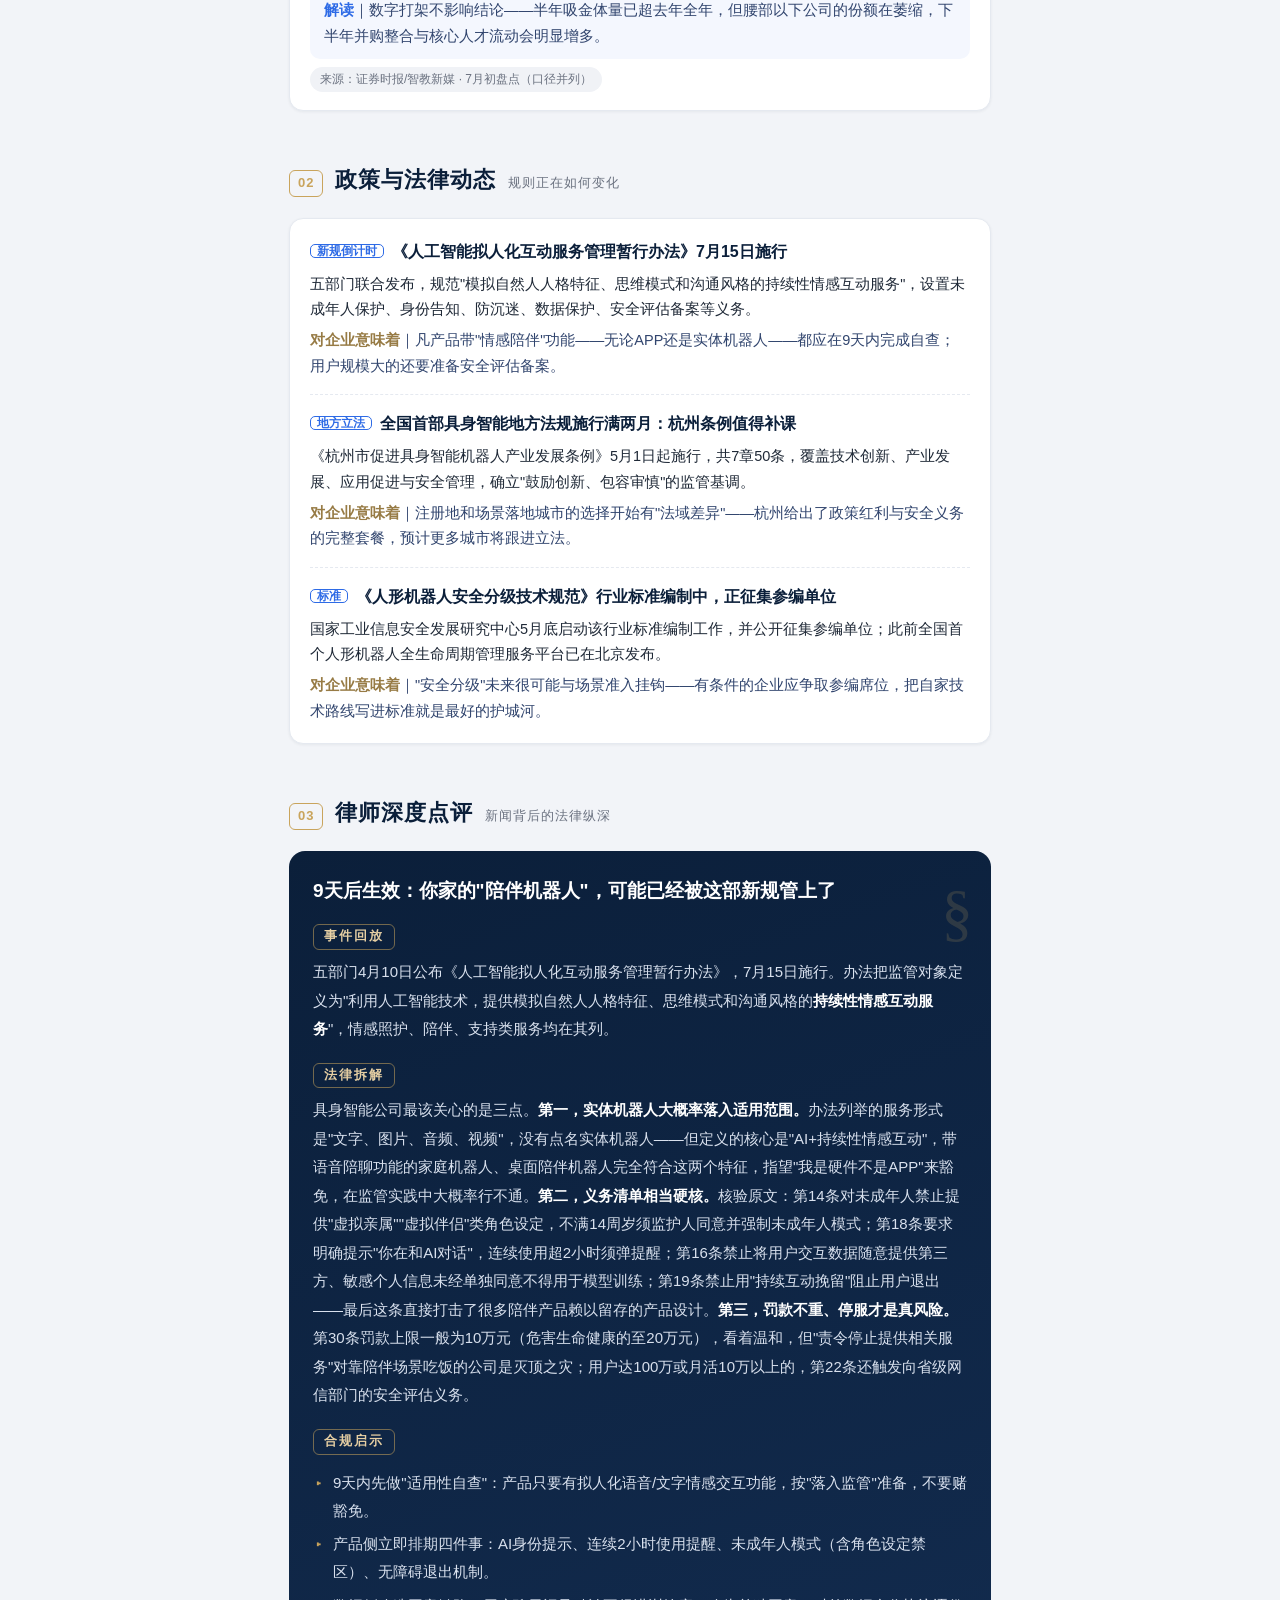
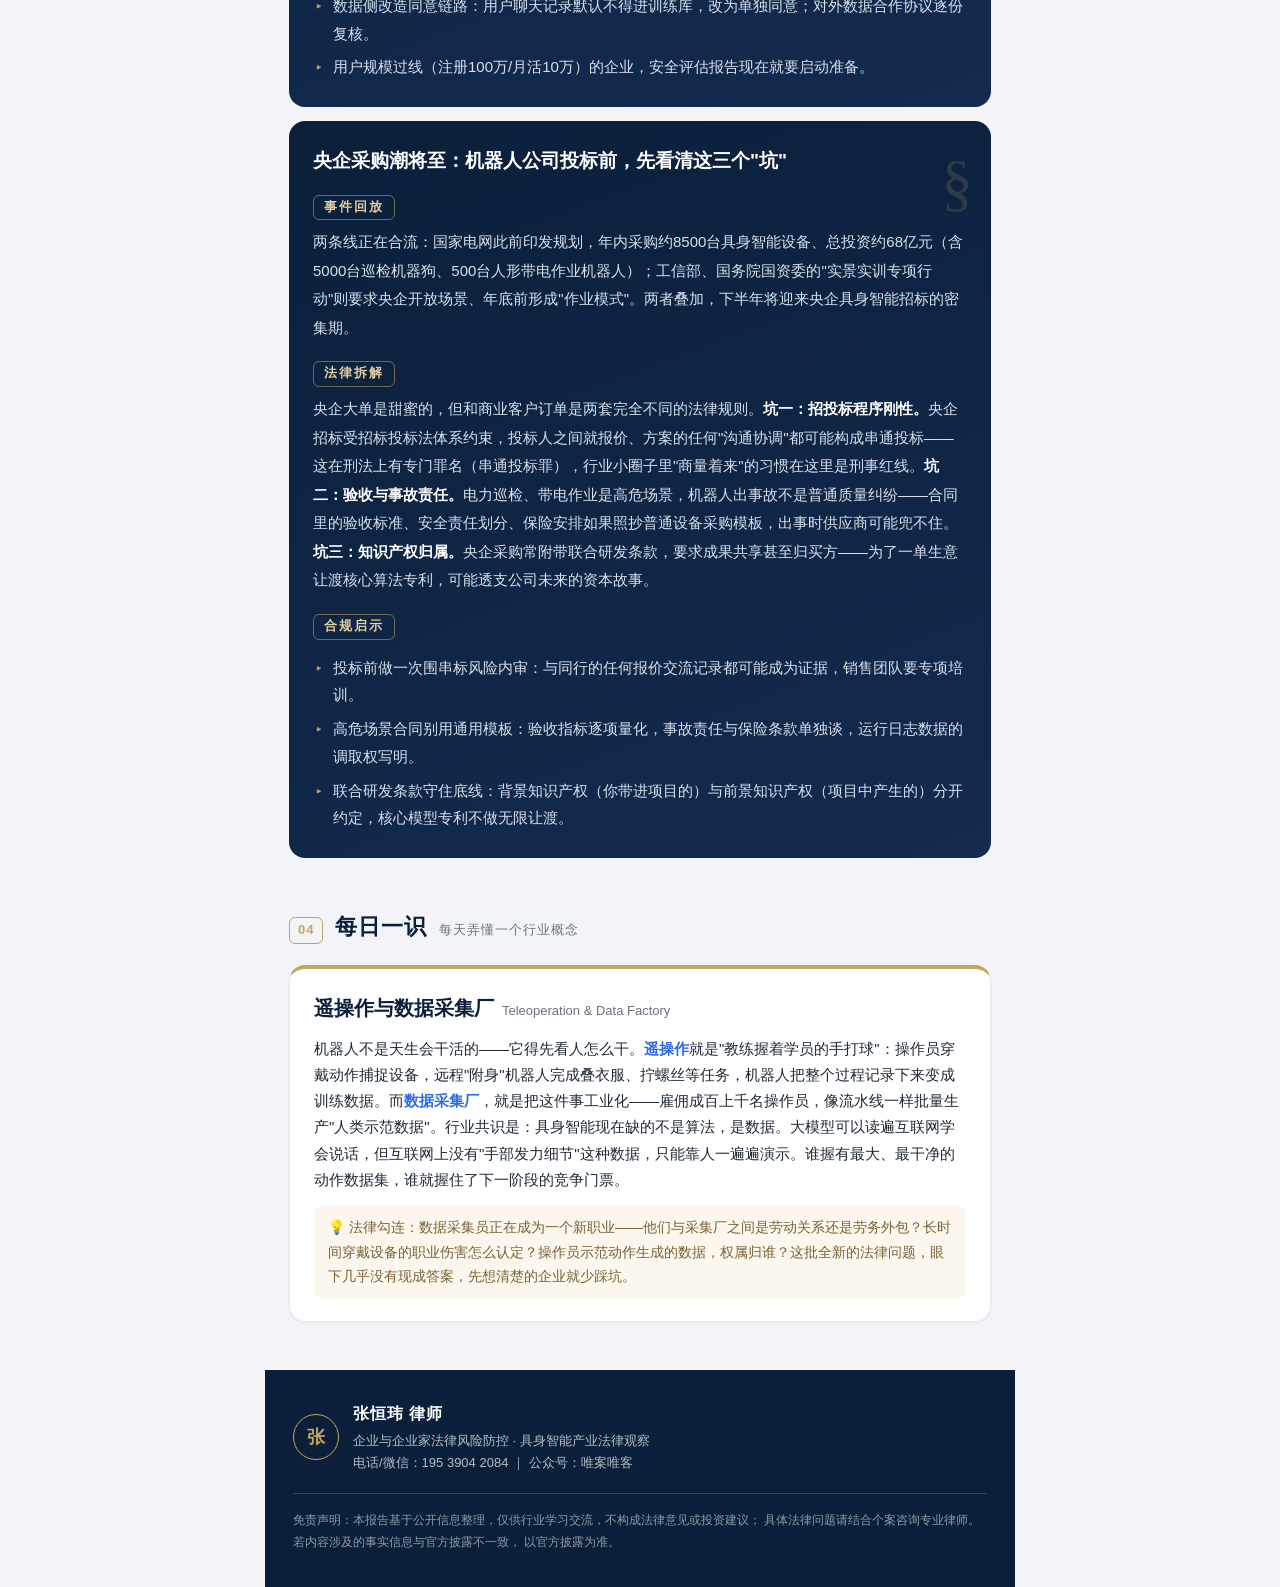
<file: daily/具身智能行业日报_20260706.html>
<!DOCTYPE html>
<html lang="zh-CN">
<head>
<meta charset="UTF-8">
<meta name="viewport" content="width=device-width, initial-scale=1.0">
<title>具身智能行业日报·20260706</title>
<style>
  :root{
    --navy:#0B1F3A;
    --navy2:#122B4E;
    --blue:#2E6BE6;
    --gold:#C9A45C;
    --gold-light:#E6CFA3;
    --bg:#F2F4F8;
    --card:#FFFFFF;
    --text:#1F2937;
    --muted:#6B7280;
    --line:#E5E9F0;
  }
  *{margin:0;padding:0;box-sizing:border-box;}
  body{
    background:var(--bg);
    font-family:-apple-system,"PingFang SC","Microsoft YaHei","Source Han Sans SC",sans-serif;
    color:var(--text);
    line-height:1.75;
    -webkit-font-smoothing:antialiased;
  }
  .page{max-width:750px;margin:0 auto;background:var(--bg);}

  .masthead{
    background:linear-gradient(150deg,var(--navy) 0%,var(--navy2) 55%,#1A3A6B 100%);
    color:#fff;padding:44px 32px 36px;position:relative;overflow:hidden;
  }
  .masthead::after{
    content:"";position:absolute;right:-70px;top:-70px;width:240px;height:240px;
    border:1px solid rgba(201,164,92,.35);border-radius:50%;
  }
  .masthead::before{
    content:"";position:absolute;right:-30px;top:-110px;width:240px;height:240px;
    border:1px solid rgba(255,255,255,.12);border-radius:50%;
  }
  .brand-row{display:flex;align-items:center;gap:10px;margin-bottom:22px;}
  .brand-mark{
    width:34px;height:34px;border:1.5px solid var(--gold);border-radius:8px;
    display:flex;align-items:center;justify-content:center;
    color:var(--gold);font-weight:700;font-size:15px;letter-spacing:1px;
  }
  .brand-name{font-size:13px;letter-spacing:3px;color:rgba(255,255,255,.75);}
  h1.title{font-size:34px;font-weight:800;letter-spacing:2px;line-height:1.3;}
  .subtitle{
    display:inline-block;margin-top:10px;padding:4px 14px;
    border:1px solid rgba(201,164,92,.6);border-radius:999px;
    color:var(--gold-light);font-size:14px;letter-spacing:4px;
  }
  .dateline{margin-top:22px;font-size:14px;color:rgba(255,255,255,.85);letter-spacing:1px;}
  .dateline b{color:var(--gold-light);font-weight:600;}
  .lede{
    margin-top:14px;padding:14px 18px;background:rgba(255,255,255,.07);
    border-left:3px solid var(--gold);border-radius:0 10px 10px 0;
    font-size:15.5px;color:#EDF1F7;
  }
  .lede .lede-tag{color:var(--gold-light);font-weight:700;margin-right:8px;}

  .section{padding:30px 24px 6px;}
  .sec-head{display:flex;align-items:baseline;gap:12px;margin-bottom:18px;}
  .sec-num{
    font-size:13px;font-weight:800;color:var(--gold);
    border:1px solid var(--gold);border-radius:6px;padding:1px 8px;letter-spacing:1px;
  }
  .sec-title{font-size:22px;font-weight:800;color:var(--navy);letter-spacing:1px;}
  .sec-sub{font-size:12.5px;color:var(--muted);letter-spacing:1px;}

  .news-card{
    background:var(--card);border-radius:14px;padding:18px 20px;margin-bottom:14px;
    box-shadow:0 1px 3px rgba(11,31,58,.06);border:1px solid var(--line);
  }
  .news-head{display:flex;gap:12px;align-items:flex-start;}
  .news-idx{
    flex:none;width:26px;height:26px;border-radius:8px;background:var(--navy);
    color:var(--gold-light);font-size:13px;font-weight:700;
    display:flex;align-items:center;justify-content:center;margin-top:2px;
  }
  .news-title{font-size:17px;font-weight:700;color:var(--navy);line-height:1.5;}
  .news-body{margin-top:8px;font-size:15px;color:var(--text);}
  .news-read{
    margin-top:10px;padding:10px 14px;background:#F4F7FE;border-radius:10px;
    font-size:14.5px;color:#31456E;
  }
  .news-read b{color:var(--blue);}
  .src{
    display:inline-block;margin-top:8px;font-size:12px;color:var(--muted);
    background:#F0F2F6;border-radius:999px;padding:2px 10px;
  }

  .policy-card{
    background:var(--card);border-radius:14px;padding:4px 20px;margin-bottom:14px;
    border:1px solid var(--line);box-shadow:0 1px 3px rgba(11,31,58,.06);
  }
  .policy-item{padding:15px 0;border-bottom:1px dashed var(--line);}
  .policy-item:last-child{border-bottom:none;}
  .policy-name{font-size:16px;font-weight:700;color:var(--navy);}
  .policy-name .badge{
    font-size:11.5px;font-weight:600;color:var(--blue);border:1px solid var(--blue);
    border-radius:5px;padding:0 6px;margin-right:8px;vertical-align:2px;
  }
  .policy-body{margin-top:6px;font-size:14.5px;}
  .policy-mean{margin-top:6px;font-size:14.5px;color:#31456E;}
  .policy-mean b{color:var(--gold);filter:brightness(.75);}

  .deep-card{
    background:linear-gradient(160deg,var(--navy) 0%,var(--navy2) 100%);
    border-radius:16px;padding:26px 24px;margin-bottom:14px;color:#E8EDF5;
    position:relative;overflow:hidden;
  }
  .deep-card::after{
    content:"§";position:absolute;right:18px;top:6px;font-size:64px;
    color:rgba(201,164,92,.18);font-family:Georgia,serif;
  }
  .deep-title{font-size:19px;font-weight:800;color:#fff;line-height:1.5;padding-right:40px;}
  .deep-block{margin-top:16px;}
  .deep-label{
    display:inline-block;font-size:12.5px;font-weight:700;letter-spacing:2px;
    color:var(--gold-light);border:1px solid rgba(201,164,92,.55);
    border-radius:6px;padding:1px 10px;margin-bottom:8px;
  }
  .deep-text{font-size:15px;line-height:1.9;color:#D9E1EE;}
  .deep-text b{color:#fff;}
  .deep-tips{margin-top:6px;}
  .deep-tips li{
    list-style:none;font-size:15px;line-height:1.85;color:#D9E1EE;
    padding-left:20px;position:relative;margin-top:6px;
  }
  .deep-tips li::before{content:"▸";position:absolute;left:2px;color:var(--gold);}

  .know-card{
    background:var(--card);border:1px solid var(--line);border-radius:16px;
    padding:22px 24px;margin-bottom:14px;box-shadow:0 1px 3px rgba(11,31,58,.06);
    border-top:4px solid var(--gold);
  }
  .know-term{font-size:20px;font-weight:800;color:var(--navy);}
  .know-en{font-size:13px;color:var(--muted);margin-left:8px;font-weight:400;}
  .know-body{margin-top:10px;font-size:15px;}
  .know-body b{color:var(--blue);}
  .know-hook{
    margin-top:12px;padding:10px 14px;background:#FBF7EF;border-radius:10px;
    font-size:14px;color:#7A6134;
  }

  .footer{background:var(--navy);color:rgba(255,255,255,.85);padding:30px 28px 34px;margin-top:28px;}
  .card-line{display:flex;align-items:center;gap:14px;}
  .card-avatar{
    flex:none;width:46px;height:46px;border-radius:50%;
    border:1.5px solid var(--gold);display:flex;align-items:center;justify-content:center;
    color:var(--gold);font-size:18px;font-weight:700;
  }
  .card-name{font-size:16px;font-weight:700;color:#fff;letter-spacing:1px;}
  .card-info{font-size:13px;color:rgba(255,255,255,.7);margin-top:2px;}
  .disclaim{
    margin-top:18px;padding-top:16px;border-top:1px solid rgba(255,255,255,.15);
    font-size:12px;line-height:1.8;color:rgba(255,255,255,.55);
  }
</style>
</head>
<body>
<div class="page">

  <header class="masthead">
    <div class="brand-row">
      <div class="brand-mark">EA</div>
      <div class="brand-name">EMBODIED AI DAILY</div>
    </div>
    <h1 class="title">具身智能行业日报</h1>
    <div class="subtitle">商业观察 × 法律视角</div>
    <div class="dateline">2026年7月6日 · 星期一 · <b>第 2 期</b>（含周末回顾）</div>
    <div class="lede"><span class="lede-tag">今日导语</span>两场大会周末收官，规则密集落地；9天后，全国首部AI拟人化互动新规施行——具身智能的"合规下半场"开始了。</div>
  </header>

  <section class="section">
    <div class="sec-head">
      <span class="sec-num">01</span>
      <span class="sec-title">行业要闻速览</span>
      <span class="sec-sub">周末发生了什么 · 本周看什么</span>
    </div>

    <div class="news-card">
      <div class="news-head">
        <div class="news-idx">1</div>
        <div class="news-title">上海具身智能产业博览会周六闭幕，《中国具身智能产业发展报告》首发</div>
      </div>
      <div class="news-body">为期三天（7月2日至4日）的2026上海国际具身智能产业博览会落幕，展出面积3万平方米、覆盖九大核心领域，同期发布《中国具身智能产业发展报告》。</div>
      <div class="news-read"><b>解读</b>｜行业第一次有了"官方版本的自我画像"——报告口径将成为地方政府定政策、投资机构定估值时共同引用的基准文本。</div>
      <span class="src">来源：东方财富网/博览会官方 · 7月4日闭幕</span>
    </div>

    <div class="news-card">
      <div class="news-head">
        <div class="news-idx">2</div>
        <div class="news-title">2026全球数字经济大会在京收官，近20项规则标准密集出炉</div>
      </div>
      <div class="news-body">会期至7月5日的全球数字经济大会闭幕，人形机器人与具身智能体是全场焦点，会上陆续发布近20项行业规则标准，覆盖数据跨境流动、人工智能治理等方向。</div>
      <div class="news-read"><b>解读</b>｜一个周末两场大会双双收官，共同信号是"规则供给提速"——下半年拼的不再只是演示视频，而是谁能规模化合规交付。</div>
      <span class="src">来源：北京青年报/网易 · 会期7月2-5日</span>
    </div>

    <div class="news-card">
      <div class="news-head">
        <div class="news-idx">3</div>
        <div class="news-title">宇树IPO进入读秒：打新攻略已出，市场预期最快7月中下旬申购</div>
      </div>
      <div class="news-body">上周四（7月2日）证监会同意宇树科技IPO注册后，各券商打新攻略密集出炉，市场普遍预期7月中下旬至8月上旬完成发行上市，"具身智能第一股"进入最后冲刺。</div>
      <div class="news-read"><b>解读</b>｜本周至下周将披露发行价与申购安排——这个定价是整个一级市场具身智能估值体系的"公开答案"，产业链公司都在等着对表。</div>
      <span class="src">来源：新浪财经 · 7月2日</span>
    </div>

    <div class="news-card">
      <div class="news-head">
        <div class="news-idx">4</div>
        <div class="news-title">倒计时9天：全国首部AI拟人化互动服务新规7月15日施行</div>
      </div>
      <div class="news-body">国家网信办、发改委、工信部、公安部、市场监管总局五部门联合公布的《人工智能拟人化互动服务管理暂行办法》将于7月15日正式施行，规范AI情感陪伴类服务。</div>
      <div class="news-read"><b>解读</b>｜做"AI陪伴""情感交互"的机器人和应用公司只剩9天合规窗口——这是本期深度点评的主角，往下看。</div>
      <span class="src">来源：国家网信办官网 · 4月10日公布</span>
    </div>

    <div class="news-card">
      <div class="news-head">
        <div class="news-idx">5</div>
        <div class="news-title">年中盘点：2026年具身智能融资已达数百亿元量级，头部集中加剧</div>
      </div>
      <div class="news-body">多家机构近日发布上半年融资盘点，口径略有差异：证券时报统计2026年以来融资事件191起、金额超525亿元；另有第三方统计324起、约390亿元。各口径共同指向：资金加速向头部20家集中。</div>
      <div class="news-read"><b>解读</b>｜数字打架不影响结论——半年吸金体量已超去年全年，但腰部以下公司的份额在萎缩，下半年并购整合与核心人才流动会明显增多。</div>
      <span class="src">来源：证券时报/智教新媒 · 7月初盘点（口径并列）</span>
    </div>
  </section>

  <section class="section">
    <div class="sec-head">
      <span class="sec-num">02</span>
      <span class="sec-title">政策与法律动态</span>
      <span class="sec-sub">规则正在如何变化</span>
    </div>
    <div class="policy-card">
      <div class="policy-item">
        <div class="policy-name"><span class="badge">新规倒计时</span>《人工智能拟人化互动服务管理暂行办法》7月15日施行</div>
        <div class="policy-body">五部门联合发布，规范"模拟自然人人格特征、思维模式和沟通风格的持续性情感互动服务"，设置未成年人保护、身份告知、防沉迷、数据保护、安全评估备案等义务。</div>
        <div class="policy-mean"><b>对企业意味着</b>｜凡产品带"情感陪伴"功能——无论APP还是实体机器人——都应在9天内完成自查；用户规模大的还要准备安全评估备案。</div>
      </div>
      <div class="policy-item">
        <div class="policy-name"><span class="badge">地方立法</span>全国首部具身智能地方法规施行满两月：杭州条例值得补课</div>
        <div class="policy-body">《杭州市促进具身智能机器人产业发展条例》5月1日起施行，共7章50条，覆盖技术创新、产业发展、应用促进与安全管理，确立"鼓励创新、包容审慎"的监管基调。</div>
        <div class="policy-mean"><b>对企业意味着</b>｜注册地和场景落地城市的选择开始有"法域差异"——杭州给出了政策红利与安全义务的完整套餐，预计更多城市将跟进立法。</div>
      </div>
      <div class="policy-item">
        <div class="policy-name"><span class="badge">标准</span>《人形机器人安全分级技术规范》行业标准编制中，正征集参编单位</div>
        <div class="policy-body">国家工业信息安全发展研究中心5月底启动该行业标准编制工作，并公开征集参编单位；此前全国首个人形机器人全生命周期管理服务平台已在北京发布。</div>
        <div class="policy-mean"><b>对企业意味着</b>｜"安全分级"未来很可能与场景准入挂钩——有条件的企业应争取参编席位，把自家技术路线写进标准就是最好的护城河。</div>
      </div>
    </div>
  </section>

  <section class="section">
    <div class="sec-head">
      <span class="sec-num">03</span>
      <span class="sec-title">律师深度点评</span>
      <span class="sec-sub">新闻背后的法律纵深</span>
    </div>

    <div class="deep-card">
      <div class="deep-title">9天后生效：你家的"陪伴机器人"，可能已经被这部新规管上了</div>
      <div class="deep-block">
        <span class="deep-label">事件回放</span>
        <div class="deep-text">五部门4月10日公布《人工智能拟人化互动服务管理暂行办法》，7月15日施行。办法把监管对象定义为"利用人工智能技术，提供模拟自然人人格特征、思维模式和沟通风格的<b>持续性情感互动服务</b>"，情感照护、陪伴、支持类服务均在其列。</div>
      </div>
      <div class="deep-block">
        <span class="deep-label">法律拆解</span>
        <div class="deep-text">具身智能公司最该关心的是三点。<b>第一，实体机器人大概率落入适用范围。</b>办法列举的服务形式是"文字、图片、音频、视频"，没有点名实体机器人——但定义的核心是"AI+持续性情感互动"，带语音陪聊功能的家庭机器人、桌面陪伴机器人完全符合这两个特征，指望"我是硬件不是APP"来豁免，在监管实践中大概率行不通。<b>第二，义务清单相当硬核。</b>核验原文：第14条对未成年人禁止提供"虚拟亲属""虚拟伴侣"类角色设定，不满14周岁须监护人同意并强制未成年人模式；第18条要求明确提示"你在和AI对话"，连续使用超2小时须弹提醒；第16条禁止将用户交互数据随意提供第三方、敏感个人信息未经单独同意不得用于模型训练；第19条禁止用"持续互动挽留"阻止用户退出——最后这条直接打击了很多陪伴产品赖以留存的产品设计。<b>第三，罚款不重、停服才是真风险。</b>第30条罚款上限一般为10万元（危害生命健康的至20万元），看着温和，但"责令停止提供相关服务"对靠陪伴场景吃饭的公司是灭顶之灾；用户达100万或月活10万以上的，第22条还触发向省级网信部门的安全评估义务。</div>
      </div>
      <div class="deep-block">
        <span class="deep-label">合规启示</span>
        <ul class="deep-tips">
          <li>9天内先做"适用性自查"：产品只要有拟人化语音/文字情感交互功能，按"落入监管"准备，不要赌豁免。</li>
          <li>产品侧立即排期四件事：AI身份提示、连续2小时使用提醒、未成年人模式（含角色设定禁区）、无障碍退出机制。</li>
          <li>数据侧改造同意链路：用户聊天记录默认不得进训练库，改为单独同意；对外数据合作协议逐份复核。</li>
          <li>用户规模过线（注册100万/月活10万）的企业，安全评估报告现在就要启动准备。</li>
        </ul>
      </div>
    </div>

    <div class="deep-card">
      <div class="deep-title">央企采购潮将至：机器人公司投标前，先看清这三个"坑"</div>
      <div class="deep-block">
        <span class="deep-label">事件回放</span>
        <div class="deep-text">两条线正在合流：国家电网此前印发规划，年内采购约8500台具身智能设备、总投资约68亿元（含5000台巡检机器狗、500台人形带电作业机器人）；工信部、国务院国资委的"实景实训专项行动"则要求央企开放场景、年底前形成"作业模式"。两者叠加，下半年将迎来央企具身智能招标的密集期。</div>
      </div>
      <div class="deep-block">
        <span class="deep-label">法律拆解</span>
        <div class="deep-text">央企大单是甜蜜的，但和商业客户订单是两套完全不同的法律规则。<b>坑一：招投标程序刚性。</b>央企招标受招标投标法体系约束，投标人之间就报价、方案的任何"沟通协调"都可能构成串通投标——这在刑法上有专门罪名（串通投标罪），行业小圈子里"商量着来"的习惯在这里是刑事红线。<b>坑二：验收与事故责任。</b>电力巡检、带电作业是高危场景，机器人出事故不是普通质量纠纷——合同里的验收标准、安全责任划分、保险安排如果照抄普通设备采购模板，出事时供应商可能兜不住。<b>坑三：知识产权归属。</b>央企采购常附带联合研发条款，要求成果共享甚至归买方——为了一单生意让渡核心算法专利，可能透支公司未来的资本故事。</div>
      </div>
      <div class="deep-block">
        <span class="deep-label">合规启示</span>
        <ul class="deep-tips">
          <li>投标前做一次围串标风险内审：与同行的任何报价交流记录都可能成为证据，销售团队要专项培训。</li>
          <li>高危场景合同别用通用模板：验收指标逐项量化，事故责任与保险条款单独谈，运行日志数据的调取权写明。</li>
          <li>联合研发条款守住底线：背景知识产权（你带进项目的）与前景知识产权（项目中产生的）分开约定，核心模型专利不做无限让渡。</li>
        </ul>
      </div>
    </div>
  </section>

  <section class="section">
    <div class="sec-head">
      <span class="sec-num">04</span>
      <span class="sec-title">每日一识</span>
      <span class="sec-sub">每天弄懂一个行业概念</span>
    </div>
    <div class="know-card">
      <div class="know-term">遥操作与数据采集厂<span class="know-en">Teleoperation & Data Factory</span></div>
      <div class="know-body">机器人不是天生会干活的——它得先看人怎么干。<b>遥操作</b>就是"教练握着学员的手打球"：操作员穿戴动作捕捉设备，远程"附身"机器人完成叠衣服、拧螺丝等任务，机器人把整个过程记录下来变成训练数据。而<b>数据采集厂</b>，就是把这件事工业化——雇佣成百上千名操作员，像流水线一样批量生产"人类示范数据"。行业共识是：具身智能现在缺的不是算法，是数据。大模型可以读遍互联网学会说话，但互联网上没有"手部发力细节"这种数据，只能靠人一遍遍演示。谁握有最大、最干净的动作数据集，谁就握住了下一阶段的竞争门票。</div>
      <div class="know-hook">💡 法律勾连：数据采集员正在成为一个新职业——他们与采集厂之间是劳动关系还是劳务外包？长时间穿戴设备的职业伤害怎么认定？操作员示范动作生成的数据，权属归谁？这批全新的法律问题，眼下几乎没有现成答案，先想清楚的企业就少踩坑。</div>
    </div>
  </section>

  <footer class="footer">
    <div class="card-line">
      <div class="card-avatar">张</div>
      <div>
        <div class="card-name">张恒玮 律师</div>
        <div class="card-info">企业与企业家法律风险防控 · 具身智能产业法律观察<br>电话/微信：195 3904 2084 ｜ 公众号：唯案唯客</div>
      </div>
    </div>
    <div class="disclaim">
      免责声明：本报告基于公开信息整理，仅供行业学习交流，不构成法律意见或投资建议；
      具体法律问题请结合个案咨询专业律师。若内容涉及的事实信息与官方披露不一致，
      以官方披露为准。
    </div>
  </footer>

</div>
</body>
</html>
</file>
<file: site.css>
:root{
    --navy:#0d1b2a; --navy-2:#13263a; --navy-3:#1b3a57;
    --gold:#c9a35c; --gold-light:#e0c48a; --gold-dim:#8a6d2f;
    --ink:#22303f; --muted:#6b7686; --line:#e6e0d4;
    --bg:#f6f4ef; --card:#ffffff;
    --radius:12px; --shadow:0 6px 24px rgba(13,27,42,.09);
  }
  *{margin:0;padding:0;box-sizing:border-box;}
  html{scroll-behavior:smooth;}
  body{font-family:"PingFang SC","Microsoft YaHei","Noto Sans SC",sans-serif;color:var(--ink);background:var(--bg);line-height:1.75;}
  a{text-decoration:none;color:inherit;}
  img{max-width:100%;}

  /* ===== 资讯滚动条 ===== */
  .ticker{background:#081220;color:#9fb3c8;font-size:13px;overflow:hidden;white-space:nowrap;border-bottom:1px solid rgba(201,163,92,.25);}
  .ticker-track{display:inline-block;padding:7px 0;animation:ticker 40s linear infinite;}
  .ticker-track b{color:var(--gold-light);font-weight:600;}
  @keyframes ticker{0%{transform:translateX(100vw);}100%{transform:translateX(-100%);}}

  /* ===== 导航 ===== */
  nav{position:sticky;top:0;z-index:100;background:rgba(13,27,42,.96);backdrop-filter:blur(10px);border-bottom:1px solid rgba(201,163,92,.2);}
  .nav-inner{max-width:1140px;margin:0 auto;display:flex;align-items:center;justify-content:space-between;padding:13px 24px;}
  .brand{display:flex;align-items:center;gap:10px;}
  .brand .seal{width:36px;height:36px;border-radius:8px;background:var(--gold);color:var(--navy);font-weight:800;font-size:18px;display:flex;align-items:center;justify-content:center;}
  .brand .name{color:#fff;font-weight:700;font-size:17px;letter-spacing:1px;}
  .brand .name small{display:block;color:var(--gold-light);font-size:11px;font-weight:400;letter-spacing:2px;}
  .nav-links{display:flex;align-items:center;gap:4px;}
  .nav-links a{color:#cdd6e0;font-size:14.5px;padding:7px 13px;border-radius:8px;transition:.2s;}
  .nav-links a:hover{color:var(--gold-light);background:rgba(201,163,92,.1);}
  .nav-links a.cta{background:var(--gold);color:var(--navy);font-weight:600;margin-left:8px;}
  .nav-links a.cta:hover{background:var(--gold-light);}
  .nav-toggle{display:none;background:none;border:none;color:#fff;font-size:24px;cursor:pointer;}
  @media (max-width:900px){
    .nav-toggle{display:block;}
    .nav-links{display:none;position:absolute;top:100%;left:0;right:0;background:var(--navy);flex-direction:column;align-items:stretch;padding:10px 16px 16px;gap:2px;border-bottom:1px solid rgba(201,163,92,.25);}
    .nav-links.open{display:flex;}
    .nav-links a{padding:11px 12px;}
    .nav-links a.cta{margin-left:0;text-align:center;margin-top:6px;}
  }

  /* ===== 首屏 ===== */
  .hero{background:linear-gradient(150deg,var(--navy) 0%,var(--navy-2) 55%,var(--navy-3) 100%);color:#fff;padding:84px 24px 70px;position:relative;overflow:hidden;}
  .hero::after{content:"§";position:absolute;right:-30px;top:-60px;font-size:340px;color:rgba(201,163,92,.06);font-family:Georgia,serif;}
  .hero-inner{max-width:1140px;margin:0 auto;position:relative;}
  .hero .badge{display:inline-block;border:1px solid rgba(201,163,92,.5);color:var(--gold-light);font-size:13px;padding:5px 16px;border-radius:20px;letter-spacing:1px;margin-bottom:22px;}
  .hero h1{font-size:40px;letter-spacing:3px;line-height:1.35;margin-bottom:14px;}
  .hero h1 .gold{color:var(--gold);}
  .hero .sub{color:#b9c6d4;font-size:16.5px;max-width:640px;margin-bottom:30px;}
  .hero .sub b{color:var(--gold-light);font-weight:600;}
  .btn{display:inline-block;padding:13px 34px;border-radius:30px;font-size:15px;margin-right:12px;margin-bottom:10px;transition:.25s;cursor:pointer;}
  .btn-gold{background:var(--gold);color:var(--navy);font-weight:700;}
  .btn-gold:hover{background:var(--gold-light);transform:translateY(-2px);}
  .btn-ghost{border:1px solid rgba(255,255,255,.45);color:#fff;}
  .btn-ghost:hover{border-color:var(--gold);color:var(--gold-light);}
  .stats{display:grid;grid-template-columns:repeat(4,1fr);gap:16px;margin-top:46px;max-width:820px;}
  .stat{background:rgba(255,255,255,.05);border:1px solid rgba(201,163,92,.22);border-radius:var(--radius);padding:18px 10px;text-align:center;}
  .stat b{display:block;font-size:26px;color:var(--gold);letter-spacing:1px;}
  .stat span{font-size:13px;color:#b9c6d4;}
  @media (max-width:700px){
    .hero h1{font-size:30px;}
    .stats{grid-template-columns:repeat(2,1fr);}
  }

  /* ===== 通用 ===== */
  section{max-width:1140px;margin:0 auto;padding:72px 24px 6px;}
  .kicker{text-align:center;color:var(--gold-dim);font-size:12.5px;letter-spacing:4px;text-transform:uppercase;margin-bottom:8px;}
  .sec-title{text-align:center;font-size:29px;color:var(--navy);letter-spacing:2px;margin-bottom:10px;}
  .sec-title::after{content:"";display:block;width:46px;height:3px;background:var(--gold);margin:16px auto 0;border-radius:2px;}
  .sec-sub{text-align:center;color:var(--muted);font-size:14px;margin:14px auto 42px;max-width:640px;}

  /* ===== 关于 ===== */
  .about-grid{display:grid;grid-template-columns:1.5fr 1fr;gap:34px;align-items:start;}
  @media (max-width:850px){.about-grid{grid-template-columns:1fr;}}
  .about-text p{margin-bottom:15px;font-size:15.5px;}
  .about-text b{color:var(--navy);}
  .quote{border-left:4px solid var(--gold);background:var(--card);border-radius:0 var(--radius) var(--radius) 0;box-shadow:var(--shadow);padding:18px 22px;font-size:14.5px;color:var(--muted);margin-top:22px;font-style:italic;}
  .cred-card{background:var(--navy);color:#dfe6ee;border-radius:var(--radius);box-shadow:var(--shadow);padding:28px;}
  .cred-photo{width:100%;border-radius:10px;display:block;margin-bottom:18px;border:1px solid rgba(201,163,92,.35);}
  .cred-name{text-align:center;margin-bottom:14px;}
  .cred-name b{font-size:20px;color:#fff;letter-spacing:3px;}
  .cred-name span{display:block;font-size:12px;color:var(--gold-light);letter-spacing:2px;margin-top:3px;}
  .cred-card h3{color:var(--gold);font-size:17px;margin-bottom:16px;letter-spacing:1px;}
  .cred-card li{list-style:none;padding:8px 0;border-bottom:1px dashed rgba(201,163,92,.25);font-size:14px;}
  .cred-card li:last-child{border-bottom:none;}
  .cred-card .contact-mini{margin-top:18px;background:rgba(201,163,92,.12);border-radius:10px;padding:14px;font-size:14px;}
  .cred-card .contact-mini b{color:var(--gold-light);font-size:17px;letter-spacing:1px;}
  .tag{display:inline-block;background:#efe7d6;color:var(--gold-dim);font-size:12.5px;padding:3px 12px;border-radius:20px;margin:4px 5px 0 0;}

  /* ===== 业务卡 ===== */
  .svc-grid{display:grid;grid-template-columns:repeat(3,1fr);gap:22px;}
  @media (max-width:850px){.svc-grid{grid-template-columns:1fr;}}
  .svc-card{background:var(--card);border-radius:var(--radius);box-shadow:var(--shadow);padding:30px 26px;display:flex;flex-direction:column;border-top:4px solid var(--gold);transition:.25s;}
  .svc-card:hover{transform:translateY(-6px);box-shadow:0 14px 34px rgba(13,27,42,.16);}
  .svc-card .en{font-size:11px;letter-spacing:3px;color:var(--gold-dim);text-transform:uppercase;margin-bottom:6px;}
  .svc-card h3{color:var(--navy);font-size:20px;margin-bottom:10px;letter-spacing:1px;}
  .svc-card p{font-size:14px;color:var(--muted);flex:1;margin-bottom:14px;}
  .svc-card .tags{margin-bottom:16px;}
  .svc-card .more{color:var(--gold-dim);font-weight:600;font-size:14px;}
  .svc-card .more::after{content:" →";}

  /* ===== 服务方式 ===== */
  .duo{display:grid;grid-template-columns:1fr 1fr;gap:22px;}
  @media (max-width:750px){.duo{grid-template-columns:1fr;}}
  .duo-card{background:var(--card);border-radius:var(--radius);box-shadow:var(--shadow);padding:26px;}
  .duo-card h3{color:var(--navy);font-size:17px;margin-bottom:8px;border-left:4px solid var(--gold);padding-left:11px;}
  .duo-card p{font-size:14px;color:var(--muted);}

  /* ===== 案例 ===== */
  .case-grid{display:grid;grid-template-columns:repeat(3,1fr);gap:22px;}
  @media (max-width:850px){.case-grid{grid-template-columns:1fr;}}
  .case-card{background:var(--card);border-radius:var(--radius);box-shadow:var(--shadow);padding:26px;display:flex;flex-direction:column;transition:.2s;}
  .case-card:hover{transform:translateY(-4px);}
  .case-num{font-size:30px;font-weight:800;color:rgba(201,163,92,.35);line-height:1;margin-bottom:10px;font-family:Georgia,serif;}
  .case-card h3{color:var(--navy);font-size:16px;margin-bottom:9px;}
  .case-card p{font-size:13.5px;color:var(--muted);flex:1;}
  .case-note{text-align:center;font-size:12.5px;color:var(--muted);margin-top:26px;}
  .center-more{text-align:center;margin-top:30px;}

  /* ===== AI 咨询 ===== */
  .ai-wrap{background:linear-gradient(150deg,var(--navy),var(--navy-3));border-radius:18px;padding:40px 34px;color:#fff;box-shadow:var(--shadow);}
  @media (max-width:700px){.ai-wrap{padding:28px 18px;}}
  .ai-head{text-align:center;margin-bottom:26px;}
  .ai-head h3{font-size:24px;letter-spacing:2px;margin-bottom:8px;}
  .ai-head h3 span{color:var(--gold);}
  .ai-head p{color:#b9c6d4;font-size:14px;max-width:560px;margin:0 auto;}
  .ai-types{display:flex;justify-content:center;gap:10px;flex-wrap:wrap;margin-bottom:18px;}
  .ai-type{border:1px solid rgba(201,163,92,.45);color:var(--gold-light);background:none;font-size:14px;padding:8px 22px;border-radius:22px;cursor:pointer;transition:.2s;font-family:inherit;}
  .ai-type.active{background:var(--gold);color:var(--navy);font-weight:700;}
  .ai-box{background:#f6f4ef;border-radius:14px;overflow:hidden;color:var(--ink);max-width:760px;margin:0 auto;}
  #ai-msgs{height:300px;overflow-y:auto;padding:18px;display:flex;flex-direction:column;gap:10px;}
  .msg{max-width:86%;padding:10px 15px;border-radius:12px;font-size:14px;white-space:pre-wrap;word-break:break-word;}
  .msg.user{align-self:flex-end;background:var(--navy);color:#fff;border-bottom-right-radius:4px;}
  .msg.ai{align-self:flex-start;background:#fff;box-shadow:0 1px 4px rgba(0,0,0,.07);border-bottom-left-radius:4px;}
  .msg.ai.loading{color:var(--muted);font-style:italic;}
  .quick-qs{display:flex;gap:8px;flex-wrap:wrap;padding:0 18px 12px;}
  .quick-q{background:#fff;border:1px solid var(--line);color:var(--gold-dim);font-size:12.5px;padding:5px 13px;border-radius:16px;cursor:pointer;transition:.2s;font-family:inherit;}
  .quick-q:hover{border-color:var(--gold);background:#faf6ec;}
  .ai-input-row{display:flex;border-top:1px solid var(--line);background:#fff;}
  #ai-input{flex:1;border:none;padding:14px 16px;font-size:14px;outline:none;font-family:inherit;background:none;}
  #ai-send{border:none;background:var(--gold);color:var(--navy);font-weight:700;padding:0 26px;cursor:pointer;font-size:14px;font-family:inherit;}
  #ai-send:disabled{opacity:.5;cursor:not-allowed;}
  .ai-disclaimer{text-align:center;font-size:12px;color:#b9c6d4;margin-top:14px;}

  /* ===== 文章 ===== */
  .article-list{display:flex;flex-direction:column;gap:15px;max-width:860px;margin:0 auto;}
  .article-item{background:var(--card);border-radius:var(--radius);box-shadow:var(--shadow);padding:20px 26px;display:flex;justify-content:space-between;align-items:center;gap:18px;transition:.2s;border-left:4px solid transparent;}
  .article-item:hover{transform:translateX(6px);border-left-color:var(--gold);}
  .article-item h3{color:var(--navy);font-size:16px;margin-bottom:5px;}
  .article-item p{font-size:13px;color:var(--muted);}
  .article-date{flex-shrink:0;font-size:13px;color:var(--gold-dim);white-space:nowrap;}
  .wechat-banner{max-width:860px;margin:26px auto 0;background:linear-gradient(135deg,#20513a,#2f7050);color:#fff;border-radius:var(--radius);padding:22px 28px;display:flex;align-items:center;justify-content:space-between;gap:16px;flex-wrap:wrap;}
  .wechat-banner b{font-size:17px;letter-spacing:1px;}
  .wechat-banner span{font-size:13px;opacity:.88;}

  /* ===== 预约表单 ===== */
  .form-grid{display:grid;grid-template-columns:1fr 1.3fr;gap:30px;align-items:start;}
  @media (max-width:850px){.form-grid{grid-template-columns:1fr;}}
  .contact-card{background:var(--navy);color:#dfe6ee;border-radius:var(--radius);padding:30px;box-shadow:var(--shadow);}
  .contact-card h3{color:var(--gold);font-size:18px;margin-bottom:18px;}
  .contact-card .row{padding:11px 0;border-bottom:1px dashed rgba(201,163,92,.25);font-size:14.5px;}
  .contact-card .row:last-child{border-bottom:none;}
  .contact-card .row b{color:var(--gold-light);display:block;font-size:13px;margin-bottom:2px;font-weight:600;}
  .contact-card .big{font-size:21px;color:#fff;letter-spacing:1px;}
  .form-card{background:var(--card);border-radius:var(--radius);box-shadow:var(--shadow);padding:30px;}
  .form-card label{display:block;font-size:13.5px;color:var(--navy);font-weight:600;margin:14px 0 6px;}
  .form-card input,.form-card select,.form-card textarea{width:100%;border:1px solid var(--line);border-radius:8px;padding:11px 13px;font-size:14px;font-family:inherit;outline:none;background:#fcfbf8;transition:border .2s;}
  .form-card input:focus,.form-card select:focus,.form-card textarea:focus{border-color:var(--gold);}
  .form-card textarea{min-height:110px;resize:vertical;}
  .form-actions{margin-top:20px;}
  .form-note{font-size:12.5px;color:var(--muted);margin-top:12px;text-align:center;}
  #form-result{display:none;margin-top:16px;background:#f4efe3;border:1px solid var(--gold);border-radius:10px;padding:16px;font-size:13.5px;white-space:pre-wrap;word-break:break-word;}

  /* ===== 页脚 ===== */
  .footer{background:var(--navy);color:#93a3b4;margin-top:80px;padding:46px 24px 0;}
  .footer-inner{max-width:1140px;margin:0 auto;display:grid;grid-template-columns:1.4fr 1fr 1fr;gap:30px;padding-bottom:34px;}
  @media (max-width:750px){.footer-inner{grid-template-columns:1fr;}}
  .footer h4{color:var(--gold);font-size:15px;margin-bottom:14px;letter-spacing:1px;}
  .footer p,.footer a{font-size:13.5px;display:block;margin-bottom:8px;color:#93a3b4;}
  .footer a:hover{color:var(--gold-light);}
  .footer-bar{border-top:1px solid rgba(255,255,255,.08);text-align:center;padding:16px;font-size:12px;color:#5f7186;}

  .toast{position:fixed;left:50%;bottom:40px;transform:translateX(-50%);background:var(--navy);color:#fff;padding:11px 26px;border-radius:24px;font-size:14px;z-index:300;opacity:0;pointer-events:none;transition:opacity .3s;box-shadow:0 8px 24px rgba(0,0,0,.3);}
  .toast.show{opacity:1;}

  /* ===== 子页面通用 ===== */
  .page-hero{background:linear-gradient(150deg,var(--navy) 0%,var(--navy-2) 55%,var(--navy-3) 100%);color:#fff;padding:64px 24px 52px;position:relative;overflow:hidden;}
  .page-hero::after{content:"\00a7";position:absolute;right:-20px;top:-70px;font-size:280px;color:rgba(201,163,92,.06);font-family:Georgia,serif;}
  .page-hero-inner{max-width:1140px;margin:0 auto;position:relative;}
  .page-hero .crumb{font-size:13px;color:#9fb3c8;margin-bottom:14px;}
  .page-hero .crumb a{color:var(--gold-light);}
  .page-hero h1{font-size:34px;letter-spacing:3px;margin-bottom:12px;}
  .page-hero h1 span{color:var(--gold);}
  .page-hero p{color:#b9c6d4;font-size:15.5px;max-width:680px;}
  .cat-grid{display:grid;grid-template-columns:repeat(auto-fit,minmax(320px,1fr));gap:22px;}
  .cat-card{background:var(--card);border-radius:var(--radius);box-shadow:var(--shadow);padding:26px;border-top:4px solid var(--gold);}
  .cat-card h3{color:var(--navy);font-size:18px;margin-bottom:6px;letter-spacing:1px;}
  .cat-card .cat-en{font-size:11px;letter-spacing:2px;color:var(--gold-dim);text-transform:uppercase;margin-bottom:12px;}
  .cat-card p.desc{font-size:13.5px;color:var(--muted);margin-bottom:14px;}
  .cat-card li{list-style:none;padding:8px 0 8px 24px;border-bottom:1px dashed var(--line);font-size:14px;position:relative;}
  .cat-card li::before{content:"\00a7";position:absolute;left:2px;color:var(--gold);font-family:Georgia,serif;}
  .cat-card li:last-child{border-bottom:none;}
  .cat-card li small{display:block;color:var(--muted);font-size:12.5px;line-height:1.6;}
  .flow{display:grid;grid-template-columns:repeat(auto-fit,minmax(200px,1fr));gap:16px;counter-reset:step;}
  .flow-step{background:var(--card);border-radius:var(--radius);box-shadow:var(--shadow);padding:22px;position:relative;counter-increment:step;}
  .flow-step::before{content:counter(step,decimal-leading-zero);font-family:Georgia,serif;font-size:26px;font-weight:800;color:rgba(201,163,92,.4);}
  .flow-step h4{color:var(--navy);font-size:15.5px;margin:6px 0;}
  .flow-step p{font-size:13px;color:var(--muted);}
  .faq-list{max-width:860px;margin:0 auto;display:flex;flex-direction:column;gap:12px;}
  .faq-list details{background:var(--card);border-radius:var(--radius);box-shadow:var(--shadow);padding:0;overflow:hidden;}
  .faq-list summary{cursor:pointer;padding:18px 24px;font-size:15px;font-weight:600;color:var(--navy);list-style:none;position:relative;padding-right:48px;}
  .faq-list summary::-webkit-details-marker{display:none;}
  .faq-list summary::after{content:"+";position:absolute;right:22px;top:50%;transform:translateY(-50%);color:var(--gold);font-size:22px;font-weight:400;}
  .faq-list details[open] summary::after{content:"\2212";}
  .faq-list .faq-a{padding:0 24px 18px;font-size:14px;color:var(--muted);border-top:1px dashed var(--line);padding-top:14px;margin:0 0;}
  .cta-band{max-width:1140px;margin:72px auto 0;padding:0 24px;}
  .cta-band-inner{background:linear-gradient(135deg,var(--navy),var(--navy-3));border-radius:18px;padding:40px 34px;text-align:center;color:#fff;}
  .cta-band-inner h3{font-size:24px;letter-spacing:2px;margin-bottom:10px;}
  .cta-band-inner h3 span{color:var(--gold);}
  .cta-band-inner p{color:#b9c6d4;font-size:14.5px;margin-bottom:24px;}
</file>
